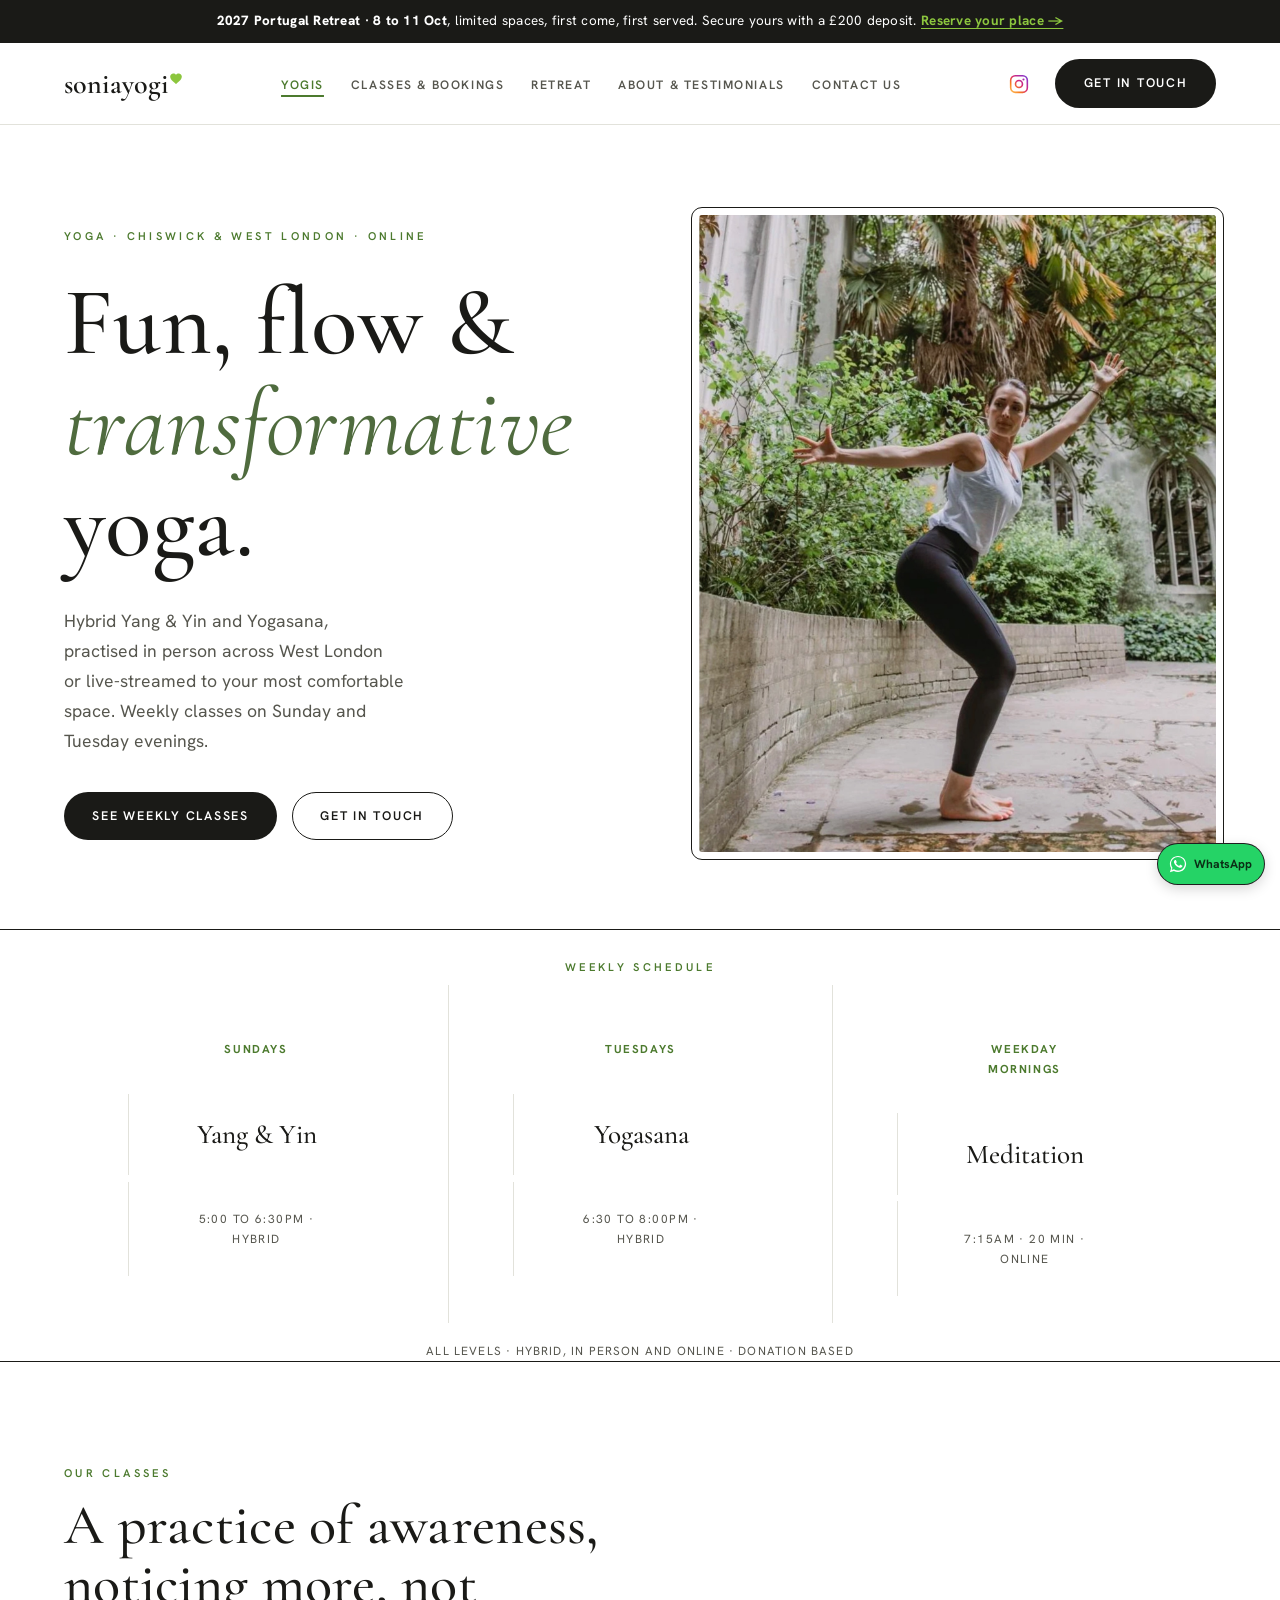
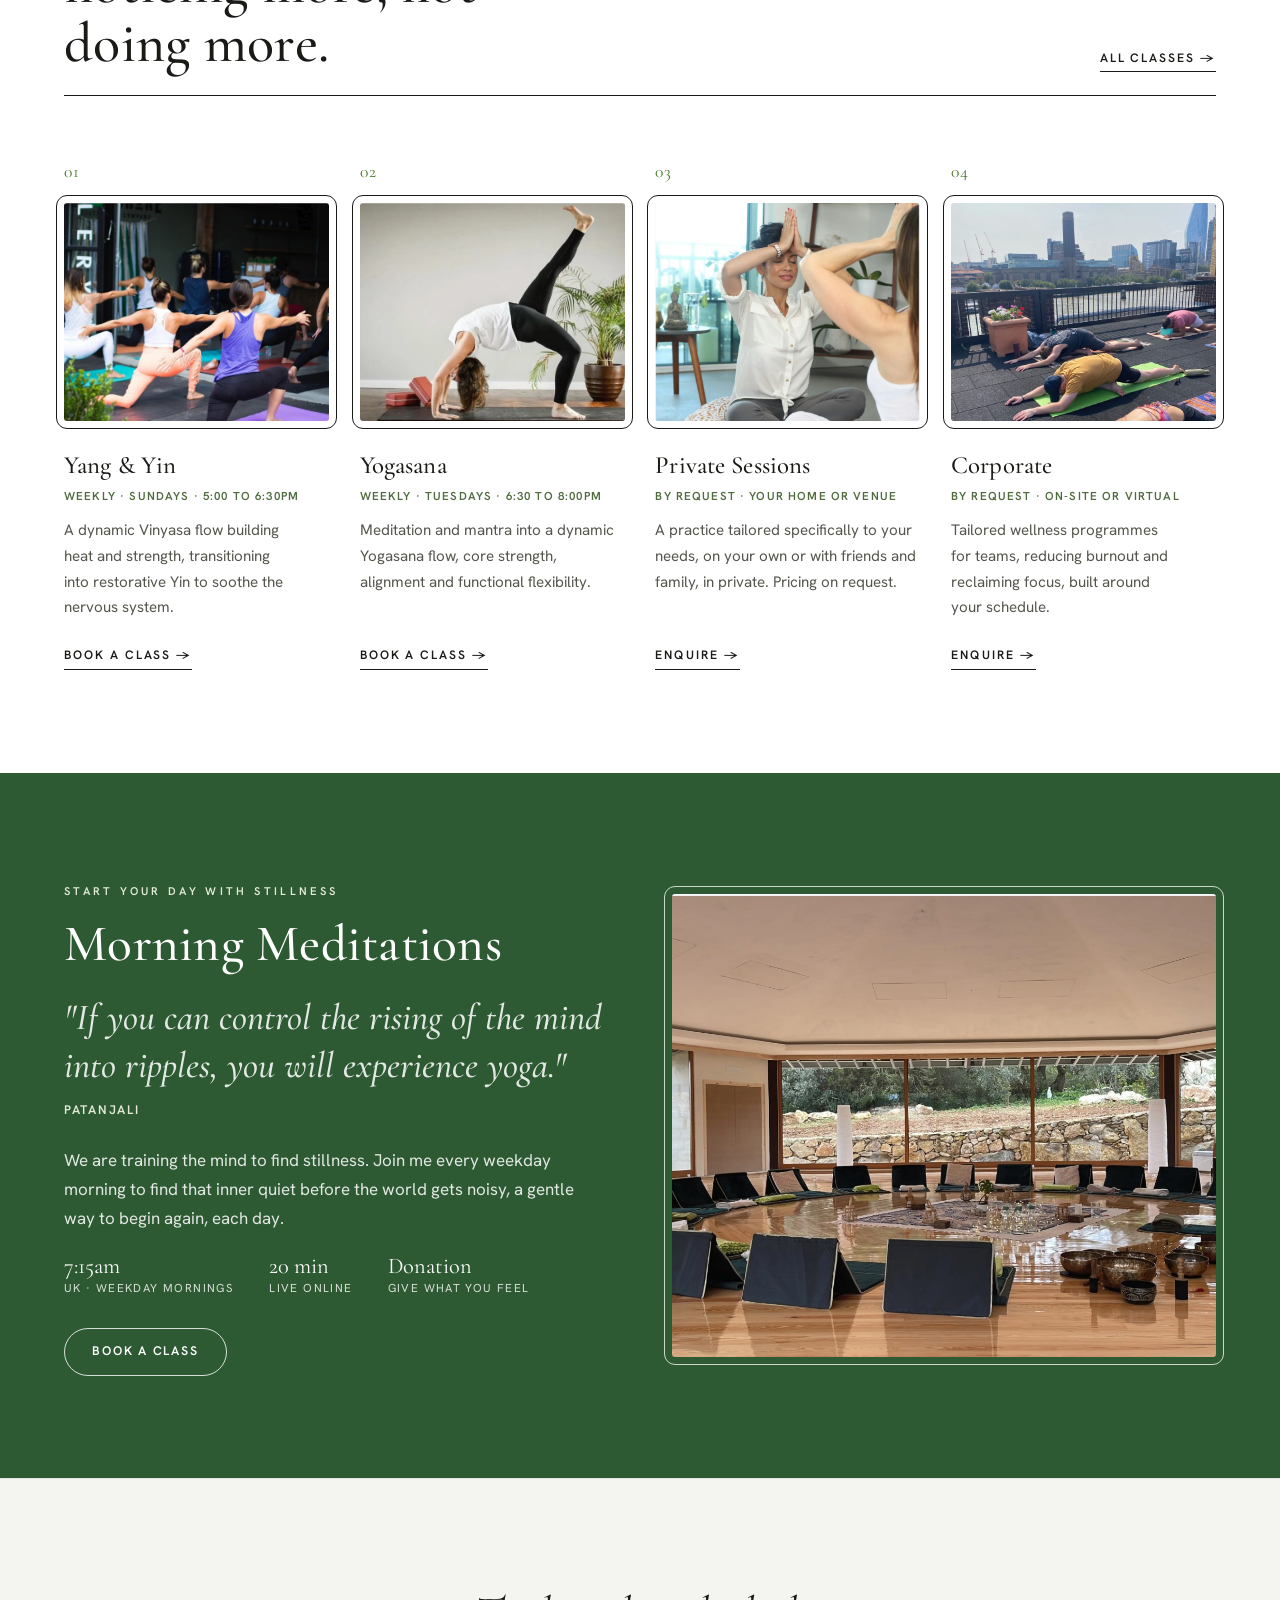
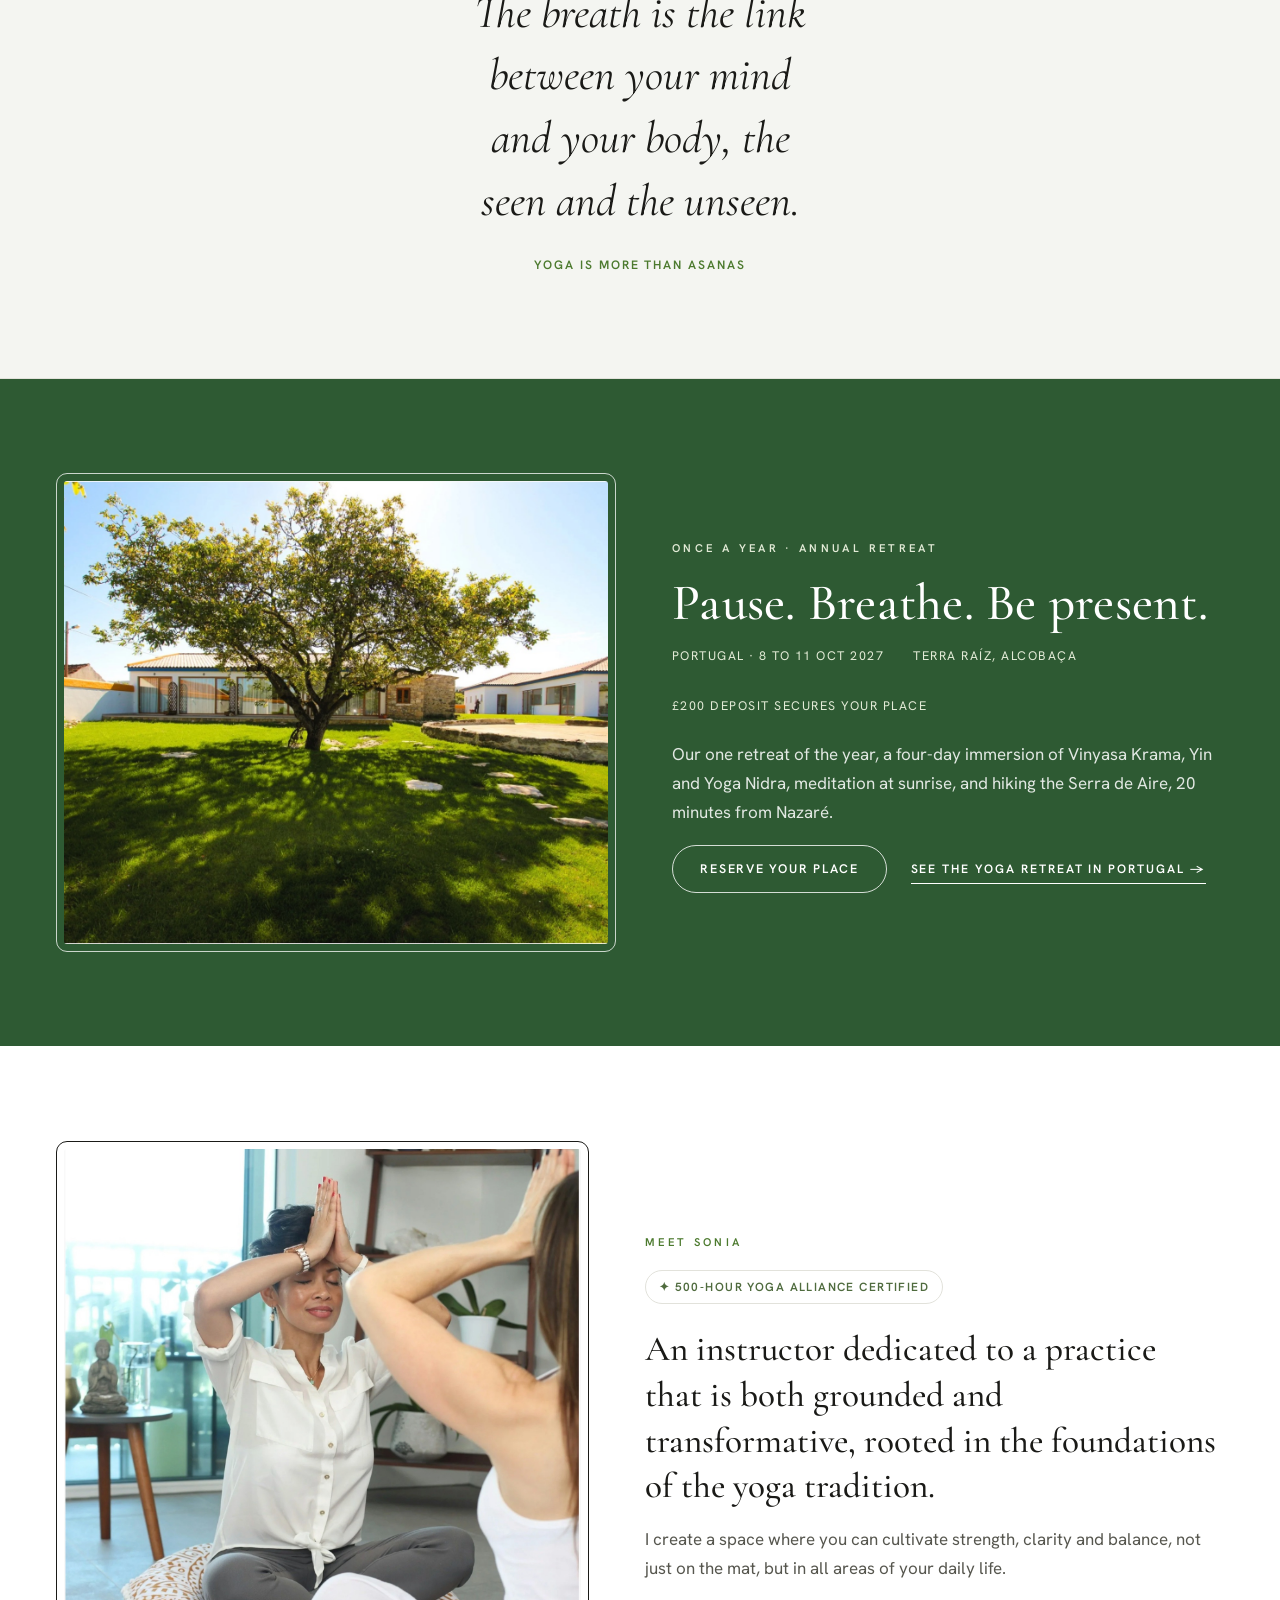
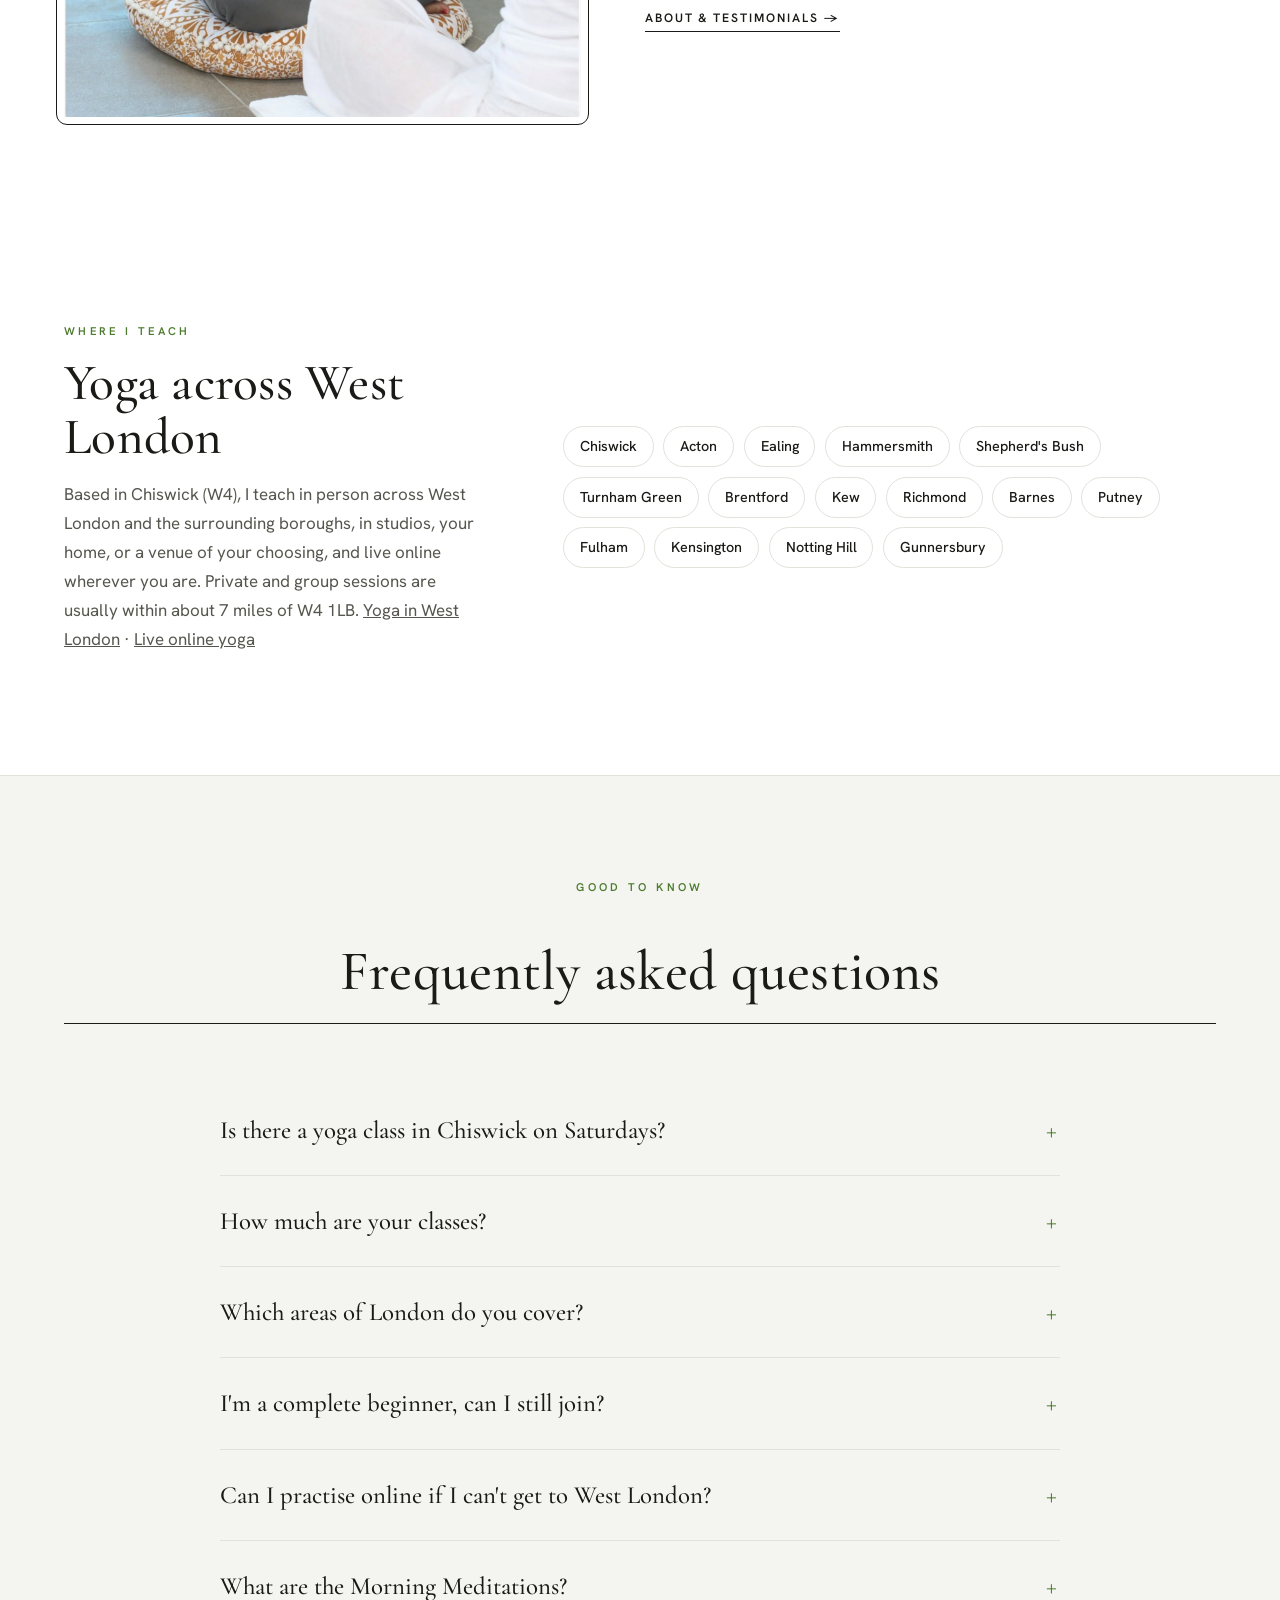
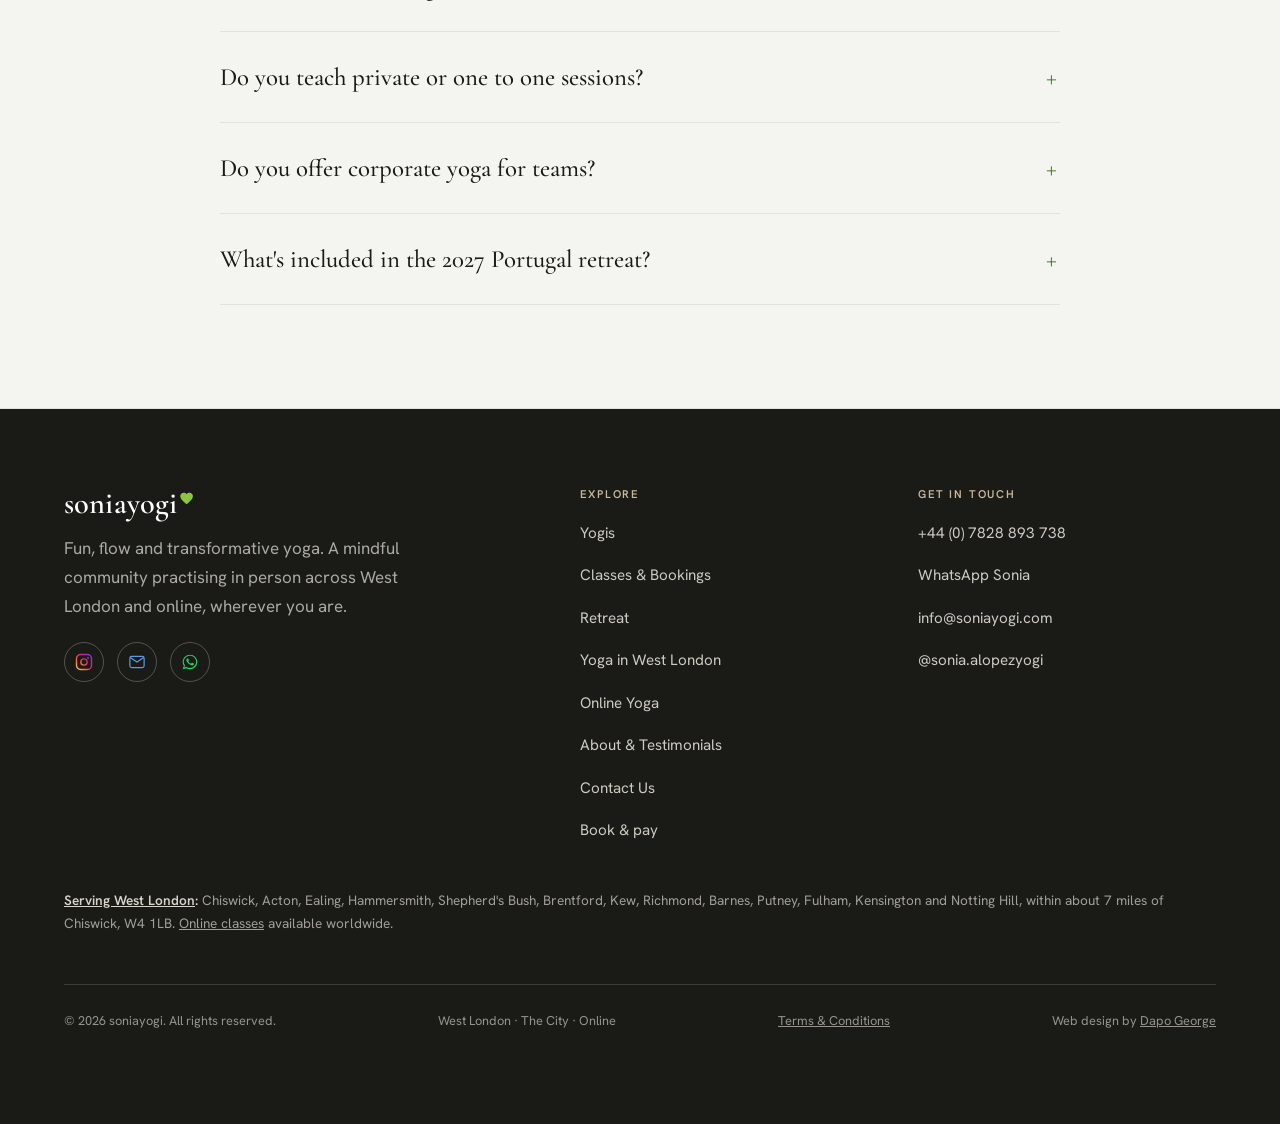
<file: index.html>
<!DOCTYPE html>
<html lang="en">
<head>
<meta charset="UTF-8">
<meta name="viewport" content="width=device-width, initial-scale=1">
<!-- Google tag (gtag.js) -->
<script async src="https://www.googletagmanager.com/gtag/js?id=G-P2XMLJMWQG"></script>
<script>
  window.dataLayer = window.dataLayer || [];
  function gtag(){dataLayer.push(arguments);}
  gtag('js', new Date());
  gtag('config', 'G-P2XMLJMWQG');
</script>

<title>Yoga Chiswick W4 &amp; West London | Classes, Online Yoga &amp; Retreats, soniayogi</title>
<meta name="description" content="Yoga in Chiswick and West London with Sonia, a 500-hour Yoga Alliance teacher. Saturday 9am Vinyasa Flow at Chiswick Town Hall, live online classes, morning meditation, private one to one yoga, corporate wellness and the 2027 Portugal retreat. All levels.">
<meta name="keywords" content="yoga Chiswick, yoga class Chiswick Saturday, Chiswick Town Hall yoga, yoga W4, yoga West London, vinyasa flow Chiswick, yoga near me, online yoga classes, live online yoga UK, morning meditation online, yin yang yoga, private yoga teacher London, one to one yoga at home, corporate yoga London, yoga retreat Portugal 2027, beginner yoga Chiswick, yoga Acton, yoga Ealing, yoga Hammersmith">
<meta name="author" content="Sonia · soniayogi">
<meta name="robots" content="index, follow, max-image-preview:large">
<link rel="canonical" href="https://soniayogi.com/">
<meta name="geo.region" content="GB-LND">
<meta name="geo.placename" content="Chiswick, West London">
<meta name="geo.position" content="51.4912;-0.2554">
<meta name="ICBM" content="51.4912, -0.2554">

<meta property="og:type" content="website">
<meta property="og:site_name" content="soniayogi">
<meta property="og:title" content="Yoga in West London & Online | Classes, Meditation & Retreats, soniayogi">
<meta property="og:description" content="Saturday 9am Vinyasa Flow at Chiswick Town Hall, live online yoga, morning meditation, private sessions and the 2027 Portugal retreat.">
<meta property="og:url" content="https://soniayogi.com/">
<meta property="og:image" content="https://soniayogi.com/images/hero-sonia.jpg">
<meta property="og:locale" content="en_GB">
<meta name="twitter:card" content="summary_large_image">
<meta name="twitter:title" content="Yoga in West London & Online, soniayogi">
<meta name="twitter:description" content="Hybrid yoga, daily morning meditation, corporate wellness, and the 2027 Portugal retreat.">
<meta name="twitter:image" content="https://soniayogi.com/images/hero-sonia.jpg">

<link rel="preconnect" href="https://fonts.googleapis.com">
<link rel="preconnect" href="https://fonts.gstatic.com" crossorigin>
<link rel="stylesheet" href="assets/haven.css?v=9">

<script type="application/ld+json">
{
  "@context": "https://schema.org",
  "@graph": [
    {
      "@type": ["LocalBusiness", "HealthAndBeautyBusiness", "YogaStudio"],
      "@id": "https://soniayogi.com/#business",
      "name": "soniayogi",
      "description": "Fun, flow and transformative yoga. Hybrid Yang & Yin and Yogasana classes, daily morning meditation, corporate wellness, and yoga retreats, in West London and online.",
      "url": "https://soniayogi.com/",
      "email": "info@soniayogi.com",
      "telephone": "+44-7828-893738",
      "image": "images/hero-sonia.jpg",
      "priceRange": "££",
      "currenciesAccepted": "GBP",
      "areaServed": [
        { "@type": "Place", "name": "Chiswick" },
        { "@type": "Place", "name": "Acton" },
        { "@type": "Place", "name": "Ealing" },
        { "@type": "Place", "name": "Hammersmith" },
        { "@type": "Place", "name": "Shepherd's Bush" },
        { "@type": "Place", "name": "Brentford" },
        { "@type": "Place", "name": "Kew" },
        { "@type": "Place", "name": "Richmond" },
        { "@type": "Place", "name": "Barnes" },
        { "@type": "Place", "name": "Putney" },
        { "@type": "Place", "name": "Fulham" },
        { "@type": "Place", "name": "Kensington" },
        { "@type": "Place", "name": "Notting Hill" },
        { "@type": "Place", "name": "West London" },
        { "@type": "Place", "name": "Online / Worldwide" }
      ],
      "address": { "@type": "PostalAddress", "streetAddress": "Chiswick", "addressLocality": "London", "addressRegion": "Greater London", "postalCode": "W4 1LB", "addressCountry": "GB" },
      "geo": { "@type": "GeoCoordinates", "latitude": 51.4912, "longitude": -0.2554 },
      "hasMap": "https://www.google.com/maps/search/?api=1&query=W4+1LB",
      "serviceArea": { "@type": "GeoCircle", "geoMidpoint": { "@type": "GeoCoordinates", "latitude": 51.4912, "longitude": -0.2554 }, "geoRadius": "11000" },
      "openingHoursSpecification": [
        { "@type": "OpeningHoursSpecification", "dayOfWeek": ["Monday","Tuesday","Wednesday","Thursday","Friday"], "opens": "07:15", "closes": "07:35" },
        { "@type": "OpeningHoursSpecification", "dayOfWeek": "Tuesday", "opens": "18:30", "closes": "20:00" },
        { "@type": "OpeningHoursSpecification", "dayOfWeek": "Sunday", "opens": "17:00", "closes": "18:30" }
      ],
      "sameAs": ["https://www.instagram.com/sonia.alopezyogi"],
      "founder": { "@id": "https://soniayogi.com/#sonia" },
      "makesOffer": [
        { "@type": "Offer", "price": "12.50", "priceCurrency": "GBP", "itemOffered": { "@type": "Service", "name": "Saturday Vinyasa Flow & Mindfulness Meditation, Chiswick Town Hall" } },
        { "@type": "Offer", "price": "45", "priceCurrency": "GBP", "itemOffered": { "@type": "Service", "name": "Package of 4 yoga classes" } },
        { "@type": "Offer", "price": "55", "priceCurrency": "GBP", "itemOffered": { "@type": "Service", "name": "Gift package of 5 yoga classes" } },
        { "@type": "Offer", "itemOffered": { "@type": "Service", "name": "Yang & Yin Hybrid Yoga Class" } },
        { "@type": "Offer", "itemOffered": { "@type": "Service", "name": "Yogasana Hybrid Yoga Class" } },
        { "@type": "Offer", "itemOffered": { "@type": "Service", "name": "Morning Meditation" } },
        { "@type": "Offer", "itemOffered": { "@type": "Service", "name": "Private One to One Yoga" } },
        { "@type": "Offer", "itemOffered": { "@type": "Service", "name": "Corporate Yoga & Wellness" } }
      ]
    },
    {
      "@type": "Person",
      "@id": "https://soniayogi.com/#sonia",
      "name": "Sonia",
      "jobTitle": "500-hour Yoga Alliance Certified Yoga Teacher",
      "worksFor": { "@id": "https://soniayogi.com/#business" },
      "knowsAbout": ["Vinyasa", "Vinyasa Krama", "Yin Yoga", "Yogasana", "Yoga Nidra", "Meditation", "Pranayama", "Patanjali Yoga Sutras", "Breathwork"],
      "hasCredential": { "@type": "EducationalOccupationalCredential", "credentialCategory": "500-hour Yoga Alliance certification" },
      "areaServed": "West London, City of London & Online",
      "sameAs": ["https://www.instagram.com/sonia.alopezyogi"]
    },
    {
      "@type": "Event",
      "name": "Pause · Breathe · Be Present, 2027 Portugal Yoga Retreat",
      "description": "A 4-day yoga immersion at Terra Raíz eco-sanctuary, Alcobaça, Portugal: Vinyasa Krama, Yin, Yoga Nidra, meditation, hiking and nourishing meals.",
      "startDate": "2027-10-08",
      "endDate": "2027-10-11",
      "eventAttendanceMode": "https://schema.org/OfflineEventAttendanceMode",
      "eventStatus": "https://schema.org/EventScheduled",
      "image": "images/retreat-patio.jpg",
      "location": { "@type": "Place", "name": "Terra Raíz", "address": { "@type": "PostalAddress", "streetAddress": "Casal da Charneca", "addressLocality": "Alcobaça", "addressRegion": "Leiria", "addressCountry": "PT" } },
      "organizer": { "@id": "https://soniayogi.com/#business" },
      "offers": { "@type": "Offer", "price": "770.00", "priceCurrency": "GBP", "availability": "https://schema.org/InStock", "url": "https://soniayogi.com/retreat", "validFrom": "2026-01-01" }
    }
  ]
}
</script>
<style id="site-fixes">
/* ---------- thin line frame on images ---------- */
.hero-img,.svc .ph,.class-media,.about-img,.stillness-img,.retreat-feature-media,.retreat-detail .media,.rt-hero-img,.rt-media.single img{outline:1px solid var(--ink);outline-offset:7px;box-shadow:none;}
.band-sage .stillness-img,.band-sage .retreat-feature-media,.band-sage .retreat-detail .media,.band-sage .rt-media.single img{outline-color:rgba(255,255,255,.75);}
.svc .ph{margin-bottom:calc(1.4rem + 8px);}

/* instagram brand colours */
.footer-social a:hover .ig-color *{stroke:#fff;}
.footer-social a:hover .ig-color circle:last-child{fill:#fff;}

/* email buttons, blue */
.footer-social a.email-btn{background:transparent;border-color:rgba(250,246,236,.25);color:#5B9BE6;}
.footer-social a.email-btn:hover{background:transparent;border-color:#5B9BE6;color:#8AB8F0;}
.btn-email{background:transparent;border-color:#1A5FB4;color:#1A5FB4;}
.btn-email:hover{background:transparent;border-color:#134A8E;color:#134A8E;transform:translateY(-2px);}
/* email buttons, blue */
.footer-social a.email-btn{background:transparent;border-color:rgba(250,246,236,.25);color:#5B9BE6;}
.footer-social a.email-btn:hover{background:transparent;border-color:#5B9BE6;color:#8AB8F0;}
.btn-email{background:transparent;border-color:#1A5FB4;color:#1A5FB4;}
.btn-email:hover{background:transparent;border-color:#134A8E;color:#134A8E;transform:translateY(-2px);}
/* instagram brand colours */
.footer-social a:hover .ig-color *{stroke:#fff;}
.footer-social a:hover .ig-color circle:last-child{fill:#fff;}
/* ---------- WhatsApp ---------- */
.wa-fab{position:fixed;right:16px;bottom:16px;z-index:90;display:inline-flex;align-items:center;justify-content:center;gap:6px;height:40px;padding:0 12px 0 10px;border-radius:999px;background:#25D366;color:#fff;text-decoration:none;font-family:var(--body);font-weight:700;font-size:12px;box-shadow:0 0 0 1px var(--ink),0 4px 14px rgba(0,0,0,.18);transition:transform .2s ease,background .2s ease;}
.wa-fab svg{width:20px;height:20px;flex-shrink:0;}
.wa-fab .wa-fab-text{color:#0B2E16;}
.wa-fab:hover{background:#1EBE5A;transform:translateY(-2px);}
.wa-fab:focus-visible{outline:3px solid var(--ink);outline-offset:4px;}
@media(max-width:640px){.wa-fab{width:40px;padding:0 !important;}.wa-fab .wa-fab-text{position:absolute;width:1px;height:1px;overflow:hidden;clip:rect(0 0 0 0);white-space:nowrap;}}
@media(prefers-reduced-motion:reduce){.wa-fab{transition:none;}.wa-fab:hover{transform:none;}}
@media print{.wa-fab{display:none;}}
.footer-social a.wa-btn{color:#25D366;}
.footer-social a.wa-btn:hover{background:transparent;border-color:#25D366;color:#4BE083;}
.footer-social a.wa-btn svg{width:20px;height:20px;}
.site-footer{padding-bottom:calc(2.5rem + 52px);}
</style>
</head>
<body>
<a class="skip-link" href="#main">Skip to content</a>

<!-- ANNOUNCEMENT -->
<div class="announce">
  <strong>2027 Portugal Retreat · 8 to 11 Oct</strong>, limited spaces, first come, first served. Secure yours with a £200 deposit. <a href="retreat.html">Reserve your place →</a>
</div>

<!-- HEADER -->
<header class="site-header">
  <nav class="nav" aria-label="Primary">
    <a class="brand" href="index.html">soniayogi<span class="leaf" aria-hidden="true"><svg viewBox="0 0 24 24" fill="currentColor"><path d="M12 21.35l-1.45-1.32C5.4 15.36 2 12.28 2 8.5 2 5.42 4.42 3 7.5 3c1.74 0 3.41.81 4.5 2.09C13.09 3.81 14.76 3 16.5 3 19.58 3 22 5.42 22 8.5c0 3.78-3.4 6.86-8.55 11.54L12 21.35z"/></svg></span></a>
    <ul class="nav-links">
      <li><a href="index.html" class="active" aria-current="page">yogis</a></li>
      <li><a href="classes-bookings.html">classes &amp; bookings</a></li>
      <li><a href="retreat.html">retreat</a></li>
      <li><a href="about-testimonials.html">about &amp; testimonials</a></li>
      <li><a href="contact-us.html">contact us</a></li>
    </ul>
    <div class="nav-cta">
      <a class="ig-link" href="https://www.instagram.com/sonia.alopezyogi" target="_blank" rel="noopener" aria-label="Follow @sonia.alopezyogi on Instagram">
        <svg class="ig-color" viewBox="0 0 24 24" fill="none" aria-hidden="true"><defs><linearGradient id="igg1" x1="0" y1="24" x2="24" y2="0" gradientUnits="userSpaceOnUse"><stop offset="0" stop-color="#FEDA75"/><stop offset=".3" stop-color="#FA7E1E"/><stop offset=".55" stop-color="#D62976"/><stop offset=".8" stop-color="#962FBF"/><stop offset="1" stop-color="#4F5BD5"/></linearGradient></defs><rect x="2" y="2" width="20" height="20" rx="5.5" stroke="url(#igg1)" stroke-width="1.9"/><circle cx="12" cy="12" r="4.2" stroke="url(#igg1)" stroke-width="1.9"/><circle cx="17.4" cy="6.6" r="1.3" fill="url(#igg1)"/></svg>
      </a>
      <a class="btn btn-solid" href="contact-us.html">Get in touch</a>
      <button class="nav-toggle" aria-label="Toggle menu"><span></span><span></span><span></span></button>
    </div>
  </nav>
</header>
<main id="main">

<!-- HERO -->
<div class="wrap">
  <div class="hero" data-screen-label="Home Hero">
    <div>
      <span class="label">Yoga · Chiswick &amp; West London · Online</span>
      <h1>Fun, flow &amp;<br><em>transformative</em><br>yoga.</h1>
      <p>Hybrid Yang &amp; Yin and Yogasana, practised in person across West London or live-streamed to your most comfortable space. Weekly classes on Sunday and Tuesday evenings.</p>
      <div class="hero-actions">
        <a href="classes-bookings.html" class="btn btn-solid">See weekly classes</a>
        <a href="contact-us.html" class="btn btn-ghost">Get in touch</a>
      </div>
    </div>
    <div class="hero-img">
      <img fetchpriority="high" decoding="async" src="images/hero-sonia.jpg" alt="Sonia practising yoga outdoors">
    </div>
  </div>
</div>

<!-- WEEKLY SCHEDULE -->
<div class="strip" data-screen-label="Weekly schedule">
  <div class="wrap">
    <p class="strip-cap"><span class="label">Weekly schedule</span></p>
    <div class="strip-grid strip-schedule">
      <div><div class="day">Sundays</div><div class="k">Yang &amp; Yin</div><div class="v">5:00 to 6:30pm · hybrid</div></div>
      <div><div class="day">Tuesdays</div><div class="k">Yogasana</div><div class="v">6:30 to 8:00pm · hybrid</div></div>
      <div><div class="day">Weekday mornings</div><div class="k">Meditation</div><div class="v">7:15am · 20 min · online</div></div>
    </div>
    <p class="strip-foot">All levels · hybrid, in person and online · donation based</p>
  </div>
</div>

<!-- SERVICES -->
<section class="section" id="services"><div class="wrap">
  <div class="sec-head reveal">
    <div>
      <span class="label">Our classes</span>
      <h2>A practice of awareness, noticing more, not doing more.</h2>
    </div>
    <a href="classes-bookings.html" class="link" style="color:var(--ink);">All classes →</a>
  </div>
  <div class="svc">
    <article class="reveal">
      <span class="num">01</span>
      <div class="ph"><img loading="lazy" decoding="async" src="images/yang-yin.jpg" alt="Yang and Yin"></div>
      <h3>Yang &amp; Yin</h3>
      <div class="when">Weekly · Sundays · 5:00 to 6:30pm</div>
      <p>A dynamic Vinyasa flow building heat and strength, transitioning into restorative Yin to soothe the nervous system.</p>
      <a href="classes-bookings.html#yang-yin" class="link" aria-label="Book a Yang and Yin class">Book a class →</a>
    </article>
    <article class="reveal">
      <span class="num">02</span>
      <div class="ph"><img loading="lazy" decoding="async" src="images/yogasana.jpg" alt="Yogasana"></div>
      <h3>Yogasana</h3>
      <div class="when">Weekly · Tuesdays · 6:30 to 8:00pm</div>
      <p>Meditation and mantra into a dynamic Yogasana flow, core strength, alignment and functional flexibility.</p>
      <a href="classes-bookings.html#yogasana" class="link" aria-label="Book a Yogasana class">Book a class →</a>
    </article>
    <article class="reveal">
      <span class="num">03</span>
      <div class="ph"><img loading="lazy" decoding="async" src="images/meditation-sonia.jpg" alt="Private one to one yoga"></div>
      <h3>Private Sessions</h3>
      <div class="when">By request · your home or venue</div>
      <p>A practice tailored specifically to your needs, on your own or with friends and family, in private. Pricing on request.</p>
      <a href="classes-bookings.html#private" class="link" aria-label="Enquire about private sessions">Enquire →</a>
    </article>
    <article class="reveal">
      <span class="num">04</span>
      <div class="ph"><img loading="lazy" decoding="async" src="images/corporate.jpg" alt="Corporate yoga"></div>
      <h3>Corporate</h3>
      <div class="when">By request · on-site or virtual</div>
      <p>Tailored wellness programmes for teams, reducing burnout and reclaiming focus, built around your schedule.</p>
      <a href="classes-bookings.html#corporate" class="link" aria-label="Enquire about corporate yoga">Enquire →</a>
    </article>
  </div>
</div></section>

<!-- MORNING MEDITATION BAND -->
<section class="section band-sage" id="meditation" data-screen-label="Morning Meditation"><div class="wrap">
  <div class="stillness">
    <div class="stillness-body reveal">
      <span class="label">Start your day with stillness</span>
      <h2 style="font-size:clamp(2rem,4.5vw,3.2rem);margin:.9rem 0 1.4rem;">Morning Meditations</h2>
      <p class="quote-lg">"If you can control the rising of the mind into ripples, you will experience yoga."</p>
      <div class="quote-attr">Patanjali</div>
      <p>We are training the mind to find stillness. Join me every weekday morning to find that inner quiet before the world gets noisy, a gentle way to begin again, each day.</p>
      <div class="stillness-meta">
        <div><div class="k">7:15am</div><div class="v">UK · weekday mornings</div></div>
        <div><div class="k">20 min</div><div class="v">Live online</div></div>
        <div><div class="k">Donation</div><div class="v">Give what you feel</div></div>
      </div>
      <a href="pay.html?for=meditation" class="btn btn-light">Book a class</a>
    </div>
    <div class="stillness-img reveal">
      <img loading="lazy" decoding="async" src="images/meditation-hall.jpg" alt="A calm space for morning meditation">
    </div>
  </div>
</div></section>

<!-- BREATH PULL QUOTE -->
<section class="section band-panel"><div class="wrap">
  <div class="pullquote reveal">
    <blockquote>The breath is the link between your mind and your body, the seen and the unseen.</blockquote>
    <span class="by">Yoga is more than asanas</span>
  </div>
</div></section>

<!-- RETREAT -->
<section class="section band-sage" id="retreat" data-screen-label="Retreat"><div class="wrap">
  <div class="retreat-feature">
    <div class="retreat-feature-media reveal"><img loading="lazy" decoding="async" src="images/retreat.jpg" alt="The countryside around Terra Raíz, Alcobaça"></div>
    <div class="retreat-feature-body reveal">
      <span class="label">Once a year · annual retreat</span>
      <h2>Pause. Breathe. Be present.</h2>
      <div class="meta"><span>Portugal · 8 to 11 Oct 2027</span><span>Terra Raíz, Alcobaça</span><span>£200 deposit secures your place</span></div>
      <p>Our one retreat of the year, a four-day immersion of Vinyasa Krama, Yin and Yoga Nidra, meditation at sunrise, and hiking the Serra de Aire, 20 minutes from Nazaré.</p>
      <a href="retreat.html" class="btn btn-light">Reserve your place</a>
      <a href="retreat.html" class="link" style="color:var(--bg);margin-left:1.2rem;">See the yoga retreat in Portugal →</a>
    </div>
  </div>
</div></section>

<!-- ABOUT TEASER -->
<section class="section" id="about"><div class="wrap">
  <div class="about">
    <div class="about-img reveal"><img loading="lazy" decoding="async" src="images/meditation-sonia.jpg" alt="Sonia"></div>
    <div class="about-body reveal">
      <span class="label" style="display:block;margin-bottom:1.1rem;">Meet Sonia</span>
      <span class="credential">✦ 500-hour Yoga Alliance certified</span>
      <p class="lead">An instructor dedicated to a practice that is both grounded and transformative, rooted in the foundations of the yoga tradition.</p>
      <p>I create a space where you can cultivate strength, clarity and balance, not just on the mat, but in all areas of your daily life.</p>
      <a href="about-testimonials.html" class="link" style="color:var(--ink);">About &amp; testimonials →</a>
    </div>
  </div>
</div></section>

<!-- WHERE I TEACH (LOCAL) -->
<section class="section" id="areas" data-screen-label="Where I teach"><div class="wrap">
  <div class="areas">
    <div class="areas-body reveal">
      <span class="label">Where I teach</span>
      <h2>Yoga across West London</h2>
      <p>Based in Chiswick (W4), I teach in person across West London and the surrounding boroughs, in studios, your home, or a venue of your choosing, and live online wherever you are. Private and group sessions are usually within about 7 miles of W4 1LB. <a href="yoga-west-london.html">Yoga in West London</a> · <a href="online-yoga.html">Live online yoga</a></p>
    </div>
    <ul class="area-tags reveal" aria-label="West London areas served">
      <li>Chiswick</li>
      <li>Acton</li>
      <li>Ealing</li>
      <li>Hammersmith</li>
      <li>Shepherd's Bush</li>
      <li>Turnham Green</li>
      <li>Brentford</li>
      <li>Kew</li>
      <li>Richmond</li>
      <li>Barnes</li>
      <li>Putney</li>
      <li>Fulham</li>
      <li>Kensington</li>
      <li>Notting Hill</li>
      <li>Gunnersbury</li>
    </ul>
  </div>
</div></section>

<!-- FAQ -->
<section class="section band-panel" id="faq" data-screen-label="FAQ"><div class="wrap">
  <div class="sec-head center reveal">
    <span class="label">Good to know</span>
    <h2>Frequently asked questions</h2>
  </div>
  <div class="faq-list">
    <details class="faq reveal"><summary>Is there a yoga class in Chiswick on Saturdays?</summary><div class="faq-answer"><p>Yes. Every Saturday at 9:00am I teach a 75 minute Vinyasa Flow and Mindfulness Meditation class at Chiswick Town Hall, Heathfield Terrace, W4 4JN. All levels are welcome. Drop in for £12.50, paid in person on the day. <a href="pay.html?for=saturday">Reserve your place →</a></p></div></details>
    <details class="faq reveal"><summary>How much are your classes?</summary><div class="faq-answer"><p>Drop-in classes are donation based, so you give what you feel. You can also buy a package of 4 classes for £45, or a gift package of 5 classes for £55. The Saturday class at Chiswick Town Hall is £12.50, paid in person. <a href="pay.html">Book and pay →</a></p></div></details>
    <details class="faq reveal"><summary>Which areas of London do you cover?</summary><div class="faq-answer"><p>I'm based in Chiswick, W4, and teach in person across West London, including Acton, Ealing, Hammersmith, Shepherd's Bush, Brentford, Kew, Richmond, Barnes, Putney, Fulham, Kensington and Notting Hill, typically within around 7 miles of W4 1LB. If you're a little further out, just ask. Online classes are open to everyone, anywhere.</p></div></details>
    <details class="faq reveal"><summary>I'm a complete beginner, can I still join?</summary><div class="faq-answer"><p>Absolutely. Every class is suitable for all levels and you don't need to be flexible to start, yoga is what builds flexibility. You'll get clear, kind guidance whether you join in person or online.</p></div></details>
    <details class="faq reveal"><summary>Can I practise online if I can't get to West London?</summary><div class="faq-answer"><p>Yes. Every class runs on a hybrid model, join in person across West London and the City, or via high-quality live stream from your most comfortable spot at home, anywhere in the world.</p></div></details>
    <details class="faq reveal"><summary>What are the Morning Meditations?</summary><div class="faq-answer"><p>A short, live 20-minute meditation every weekday morning at 7:15am UK, training the mind to find stillness before the day begins. Donation-based: give what you feel, whenever you feel. <a href="contact-us.html">Get in touch to join →</a></p></div></details>
    <details class="faq reveal"><summary>Do you teach private or one to one sessions?</summary><div class="faq-answer"><p>Yes. Private yoga sessions are available upon request, one to one or for small groups of friends and family, in person at your home or a venue of your choosing. Whether you are a beginner seeking foundational guidance, working through a specific injury, or deepening an established practice, sessions are tailored to your goals. Reach out via the contact form to discuss your availability and we will create a customised programme. <a href="classes-bookings.html#private">See private sessions →</a></p></div></details>
    <details class="faq reveal"><summary>Do you offer corporate yoga for teams?</summary><div class="faq-answer"><p>I do. Bespoke corporate wellness programmes are tailored to your team's size, schedule and goals, on-site, virtual or hybrid. Start with a complimentary 15-minute discovery call. <a href="classes-bookings.html#corporate">See corporate yoga →</a></p></div></details>
    <details class="faq reveal"><summary>What's included in the 2027 Portugal retreat?</summary><div class="faq-answer"><p>Accommodation and towels, two organic meals a day (breakfast and dinner), fruit, nuts and drinks, all yoga sessions with mats and props, a group day trip, and daily practice, meditation, dynamic Yogasana, Vinyasa Krama, Yin and Yoga Nidra, plus free time to hike and hike the Serra de Aire or visit Nazaré and Batalha. Flights and airport transfers are not included, though transfers can be arranged on request for an extra fee. Spaces are limited, secure yours with a non-refundable £200 deposit, with the balance payable in instalments and due 60 days before the retreat. <a href="retreat.html">Retreat details →</a></p></div></details>
  </div>
</div></section>

<!-- FOOTER -->
</main>
<footer class="site-footer">
  <div class="footer-grid">
    <div class="footer-brand">
      <a class="brand" href="index.html">soniayogi<span class="leaf" aria-hidden="true"><svg viewBox="0 0 24 24" fill="currentColor"><path d="M12 21.35l-1.45-1.32C5.4 15.36 2 12.28 2 8.5 2 5.42 4.42 3 7.5 3c1.74 0 3.41.81 4.5 2.09C13.09 3.81 14.76 3 16.5 3 19.58 3 22 5.42 22 8.5c0 3.78-3.4 6.86-8.55 11.54L12 21.35z"/></svg></span></a>
      <p>Fun, flow and transformative yoga. A mindful community practising in person across West London and online, wherever you are.</p>
      <div class="footer-social">
        <a href="https://www.instagram.com/sonia.alopezyogi" target="_blank" rel="noopener" aria-label="Instagram @sonia.alopezyogi">
          <svg class="ig-color" viewBox="0 0 24 24" fill="none" aria-hidden="true"><defs><linearGradient id="igg2" x1="0" y1="24" x2="24" y2="0" gradientUnits="userSpaceOnUse"><stop offset="0" stop-color="#FEDA75"/><stop offset=".3" stop-color="#FA7E1E"/><stop offset=".55" stop-color="#D62976"/><stop offset=".8" stop-color="#962FBF"/><stop offset="1" stop-color="#4F5BD5"/></linearGradient></defs><rect x="2" y="2" width="20" height="20" rx="5.5" stroke="url(#igg2)" stroke-width="1.9"/><circle cx="12" cy="12" r="4.2" stroke="url(#igg2)" stroke-width="1.9"/><circle cx="17.4" cy="6.6" r="1.3" fill="url(#igg2)"/></svg>
        </a>
        <a class="email-btn" href="mailto:info@soniayogi.com" aria-label="Email info@soniayogi.com">
          <svg viewBox="0 0 24 24" fill="none" aria-hidden="true"><rect x="2.5" y="4.5" width="19" height="15" rx="2.5" stroke="currentColor" stroke-width="1.6"/><path d="M3 6l9 6 9-6" stroke="currentColor" stroke-width="1.6" fill="none"/></svg>
        </a>
        <a class="wa-btn" href="https://wa.me/447828893738?text=Hi%20Sonia%2C%20I%20found%20you%20on%20soniayogi.com%20and%20would%20like%20to%20ask%20about" target="_blank" rel="noopener" aria-label="WhatsApp +44 7828 893 738"><svg width="18" height="18" style="width:18px;height:18px;" viewBox="0 0 32 32" aria-hidden="true"><path fill="currentColor" d="M16 3C8.8 3 3 8.7 3 15.8c0 2.5.7 4.9 2.1 7L3 29l6.4-2c2 1.1 4.3 1.7 6.6 1.7 7.2 0 13-5.7 13-12.8S23.2 3 16 3zm0 23.4c-2.1 0-4.1-.6-5.9-1.7l-.4-.3-3.8 1.2 1.2-3.7-.3-.4c-1.2-1.8-1.9-3.9-1.9-6 0-6 4.9-10.7 11-10.7s11 4.8 11 10.7-4.9 10.9-10.9 10.9zm6-8c-.3-.2-1.9-1-2.2-1.1-.3-.1-.5-.2-.7.2-.2.3-.8 1-1 1.2-.2.2-.4.2-.7.1-.3-.2-1.4-.5-2.6-1.6-1-.9-1.6-1.9-1.8-2.2-.2-.3 0-.5.1-.7l.5-.6c.2-.2.2-.3.3-.6.1-.2 0-.4 0-.6-.1-.2-.7-1.7-1-2.3-.3-.6-.5-.5-.7-.5h-.6c-.2 0-.6.1-.9.4-.3.3-1.2 1.1-1.2 2.7s1.2 3.1 1.4 3.4c.2.2 2.3 3.5 5.6 4.9.8.3 1.4.5 1.9.7.8.2 1.5.2 2.1.1.6-.1 1.9-.8 2.2-1.5.3-.7.3-1.4.2-1.5-.1-.2-.3-.3-.6-.4z"/></svg></a>
      </div>
    </div>
    <div class="footer-col">
      <h4>Explore</h4>
      <ul>
        <li><a href="index.html">Yogis</a></li>
        <li><a href="classes-bookings.html">Classes &amp; Bookings</a></li>
        <li><a href="retreat.html">Retreat</a></li>
        <li><a href="yoga-west-london.html">Yoga in West London</a></li>
        <li><a href="online-yoga.html">Online Yoga</a></li>
        <li><a href="about-testimonials.html">About &amp; Testimonials</a></li>
        <li><a href="contact-us.html">Contact Us</a></li>
        <li><a href="pay.html">Book &amp; pay</a></li>
      </ul>
    </div>
    <div class="footer-col">
      <h4>Get in touch</h4>
      <ul>
        <li><a href="tel:+447828893738">+44 (0) 7828 893 738</a></li>
        <li><a href="https://wa.me/447828893738?text=Hi%20Sonia%2C%20I%20found%20you%20on%20soniayogi.com%20and%20would%20like%20to%20ask%20about" target="_blank" rel="noopener">WhatsApp Sonia</a></li>
        <li><a href="mailto:info@soniayogi.com">info@soniayogi.com</a></li>
        <li><a href="https://www.instagram.com/sonia.alopezyogi" target="_blank" rel="noopener">@sonia.alopezyogi</a></li>
      </ul>
    </div>
  </div>
  <div class="footer-areas">
    <strong><a href="yoga-west-london.html">Serving West London</a>:</strong> Chiswick, Acton, Ealing, Hammersmith, Shepherd's Bush, Brentford, Kew, Richmond, Barnes, Putney, Fulham, Kensington and Notting Hill, within about 7 miles of Chiswick, W4 1LB. <a href="online-yoga.html">Online classes</a> available worldwide.
  </div>
  <div class="footer-bottom">
    <span>© 2026 soniayogi. All rights reserved.</span>
    <span>West London · The City · Online</span>
    <span><a href="terms.html">Terms &amp; Conditions</a></span>
    <span>Web design by <a href="https://dapogeorge.com" target="_blank" rel="noopener">Dapo George</a></span>
  </div>
</footer>

<a class="wa-fab" style="position:fixed;right:16px;bottom:16px;z-index:90;display:inline-flex;align-items:center;justify-content:center;gap:6px;height:40px;padding:0 12px 0 10px;border-radius:999px;background:#25D366;text-decoration:none;font:700 12px/1 'Hanken Grotesk',sans-serif;box-shadow:0 0 0 1px #1E1E1E,0 4px 14px rgba(0,0,0,.18);" href="https://wa.me/447828893738?text=Hi%20Sonia%2C%20I%20found%20you%20on%20soniayogi.com%20and%20would%20like%20to%20ask%20about" target="_blank" rel="noopener" aria-label="Chat with Sonia on WhatsApp, +44 7828 893 738"><svg width="20" height="20" style="width:20px;height:20px;flex-shrink:0;color:#fff;" viewBox="0 0 32 32" aria-hidden="true"><path fill="currentColor" d="M16 3C8.8 3 3 8.7 3 15.8c0 2.5.7 4.9 2.1 7L3 29l6.4-2c2 1.1 4.3 1.7 6.6 1.7 7.2 0 13-5.7 13-12.8S23.2 3 16 3zm0 23.4c-2.1 0-4.1-.6-5.9-1.7l-.4-.3-3.8 1.2 1.2-3.7-.3-.4c-1.2-1.8-1.9-3.9-1.9-6 0-6 4.9-10.7 11-10.7s11 4.8 11 10.7-4.9 10.9-10.9 10.9zm6-8c-.3-.2-1.9-1-2.2-1.1-.3-.1-.5-.2-.7.2-.2.3-.8 1-1 1.2-.2.2-.4.2-.7.1-.3-.2-1.4-.5-2.6-1.6-1-.9-1.6-1.9-1.8-2.2-.2-.3 0-.5.1-.7l.5-.6c.2-.2.2-.3.3-.6.1-.2 0-.4 0-.6-.1-.2-.7-1.7-1-2.3-.3-.6-.5-.5-.7-.5h-.6c-.2 0-.6.1-.9.4-.3.3-1.2 1.1-1.2 2.7s1.2 3.1 1.4 3.4c.2.2 2.3 3.5 5.6 4.9.8.3 1.4.5 1.9.7.8.2 1.5.2 2.1.1.6-.1 1.9-.8 2.2-1.5.3-.7.3-1.4.2-1.5-.1-.2-.3-.3-.6-.4z"/></svg><span class="wa-fab-text" style="color:#0B2E16;">WhatsApp</span></a>
<script src="assets/site.js"></script>
<script type="application/ld+json">
{
  "@context": "https://schema.org",
  "@type": "FAQPage",
  "mainEntity": [
    { "@type": "Question", "name": "Is there a yoga class in Chiswick on Saturdays?", "acceptedAnswer": { "@type": "Answer", "text": "Yes. Every Saturday at 9:00am Sonia teaches a 75 minute Vinyasa Flow and Mindfulness Meditation class at Chiswick Town Hall, Heathfield Terrace, London W4 4JN. It is open to all levels, from complete beginners to experienced yogis. Drop in for £12.50, paid in person on the day, and reserve your place online." } },
    { "@type": "Question", "name": "How much are your classes?", "acceptedAnswer": { "@type": "Answer", "text": "Drop-in classes are donation based, so you give what you feel. Packages are also available: 4 classes for £45, or a gift package of 5 classes for £55. The Saturday Vinyasa Flow class at Chiswick Town Hall is £12.50, paid in person." } },
    { "@type": "Question", "name": "Which areas of London do you cover?", "acceptedAnswer": { "@type": "Answer", "text": "Based in Chiswick, W4, I teach in person across West London including Acton, Ealing, Hammersmith, Shepherd's Bush, Brentford, Kew, Richmond, Barnes, Putney, Fulham, Kensington and Notting Hill, typically within around 7 miles of W4 1LB. Online classes are open to everyone, anywhere." } },
    { "@type": "Question", "name": "I'm a complete beginner, can I still join?", "acceptedAnswer": { "@type": "Answer", "text": "Absolutely. Every class is suitable for all levels and you don't need to be flexible to start, yoga is what builds flexibility. You'll get clear, kind guidance whether you join in person or online." } },
    { "@type": "Question", "name": "Can I practise online if I can't get to West London?", "acceptedAnswer": { "@type": "Answer", "text": "Yes. Every class runs on a hybrid model, join in person across West London and the City, or via high-quality live stream from home, anywhere in the world." } },
    { "@type": "Question", "name": "What are the Morning Meditations?", "acceptedAnswer": { "@type": "Answer", "text": "A short, live 20-minute meditation every weekday morning at 7:15am UK, training the mind to find stillness before the day begins. Donation-based: give what you feel." } },
    { "@type": "Question", "name": "Do you teach corporate or private sessions?", "acceptedAnswer": { "@type": "Answer", "text": "Yes. Bespoke corporate wellness programmes are tailored to your team's size, schedule and goals, on-site, virtual or hybrid. Start with a complimentary 15-minute discovery call." } },
    { "@type": "Question", "name": "What's included in the 2027 Portugal retreat?", "acceptedAnswer": { "@type": "Answer", "text": "Accommodation and towels, two organic meals a day (breakfast and dinner), fruit, nuts and drinks, all yoga sessions with mats and props, a group day trip, and daily practice, meditation, dynamic Yogasana, Vinyasa Krama, Yin and Yoga Nidra, plus free time to hike and hike the Serra de Aire or visit Nazaré and Batalha. Flights and airport transfers are not included, though transfers can be arranged on request for an extra fee. Spaces are limited, secure yours with a non-refundable £200 deposit, with the balance payable in instalments and due 60 days before the retreat." } }
  ]
}
</script>
</body>
</html>
</file>
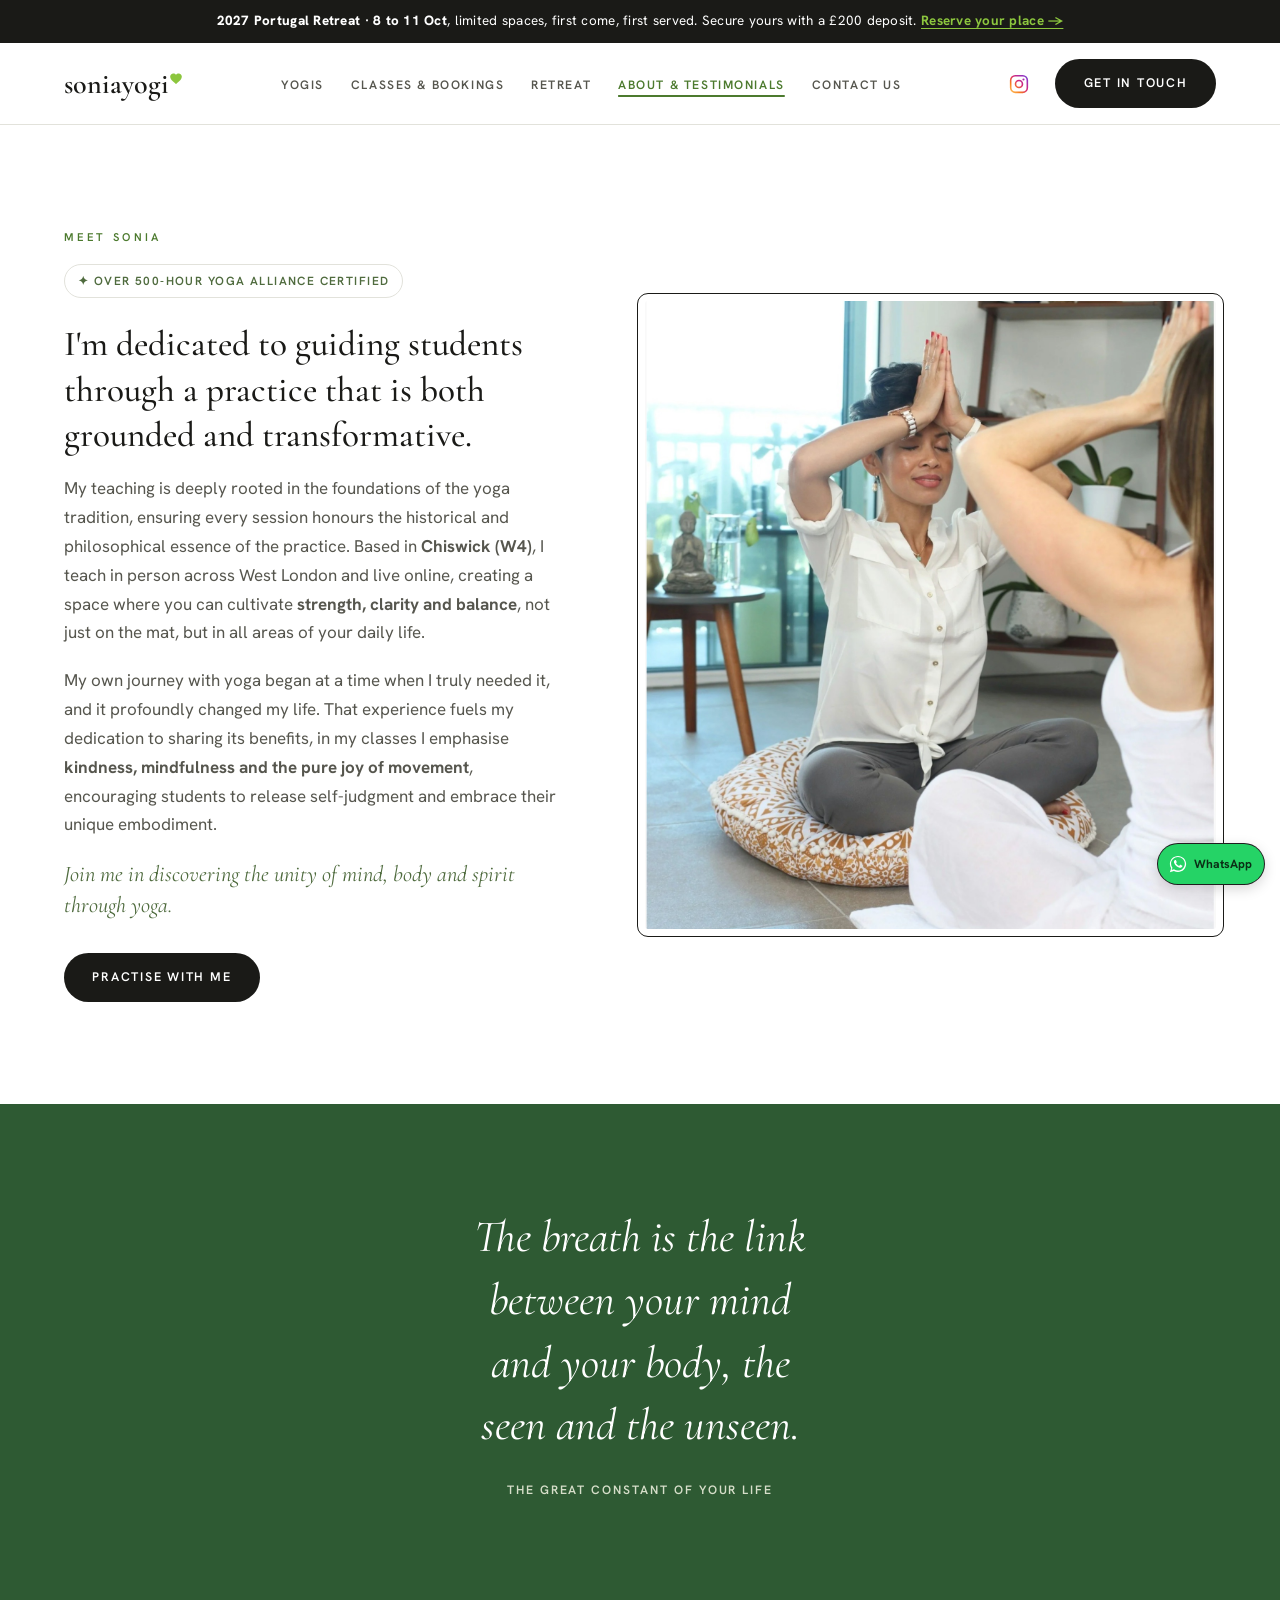
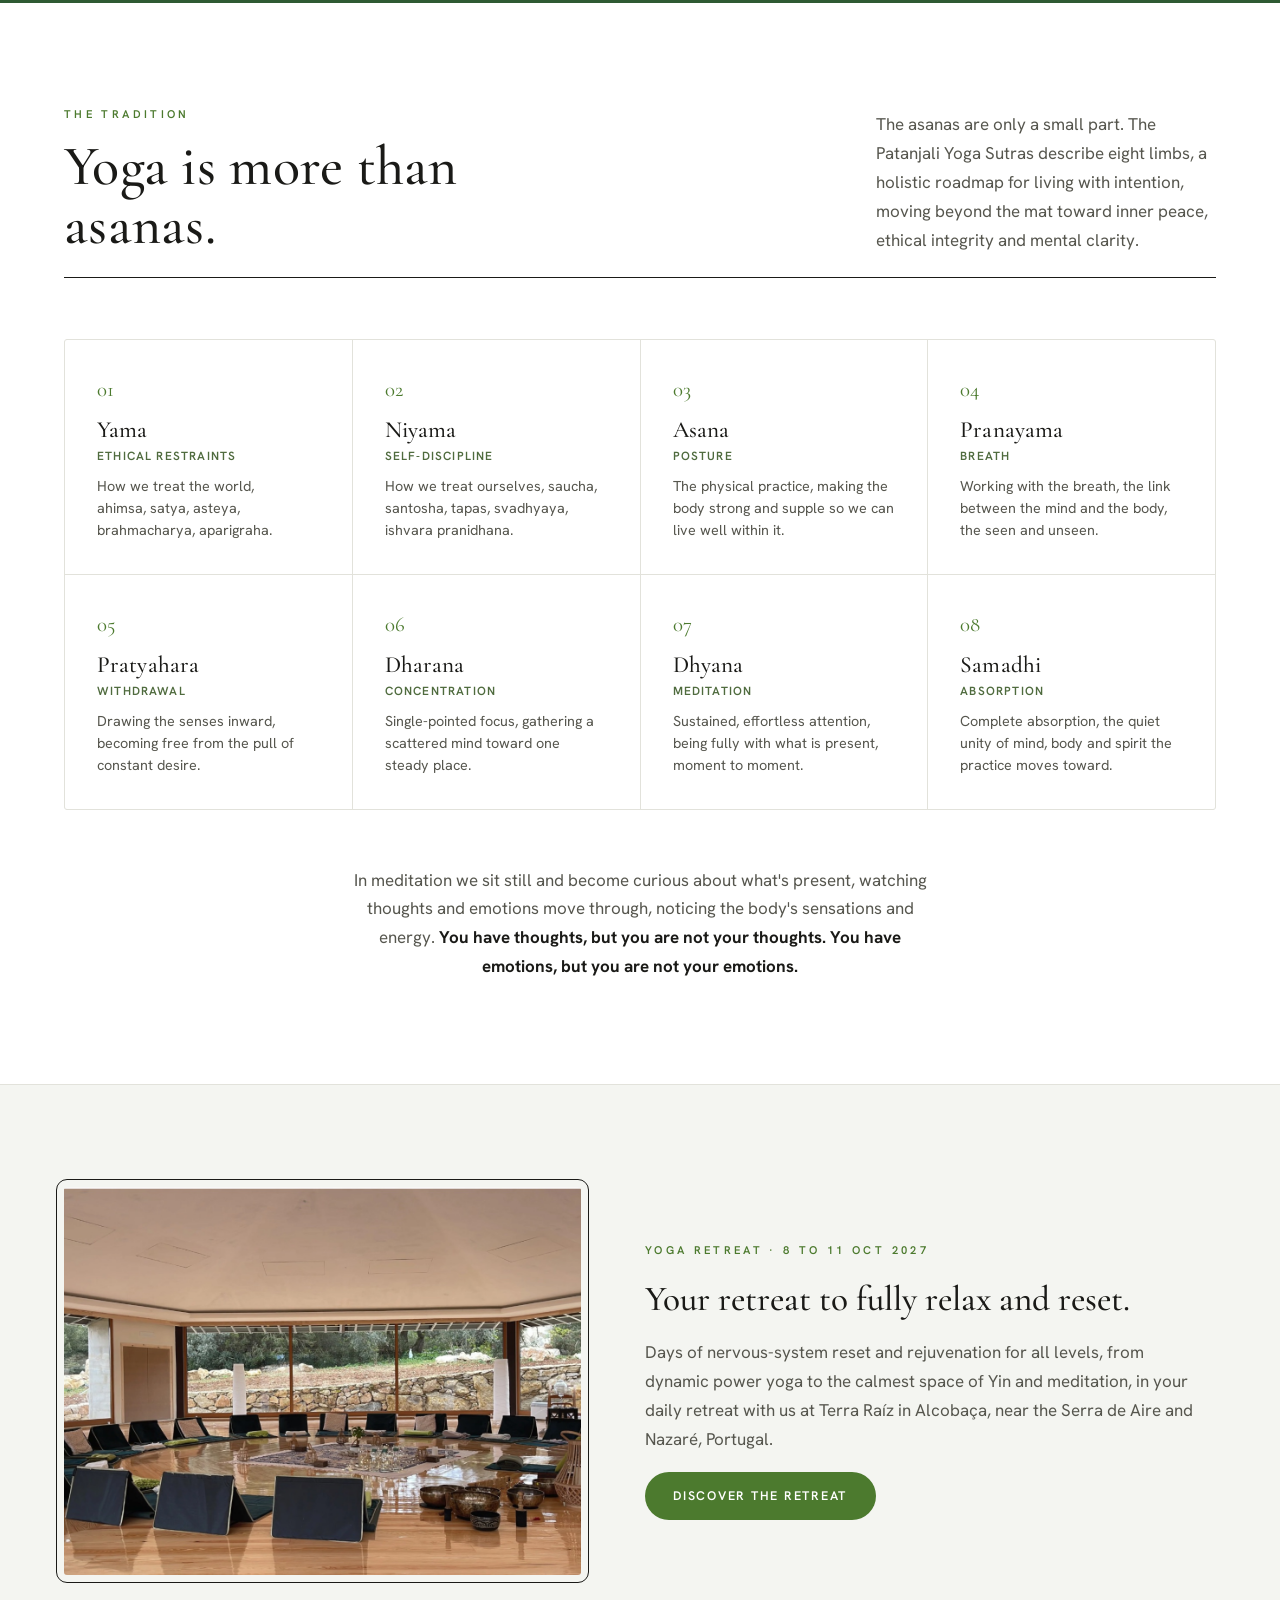
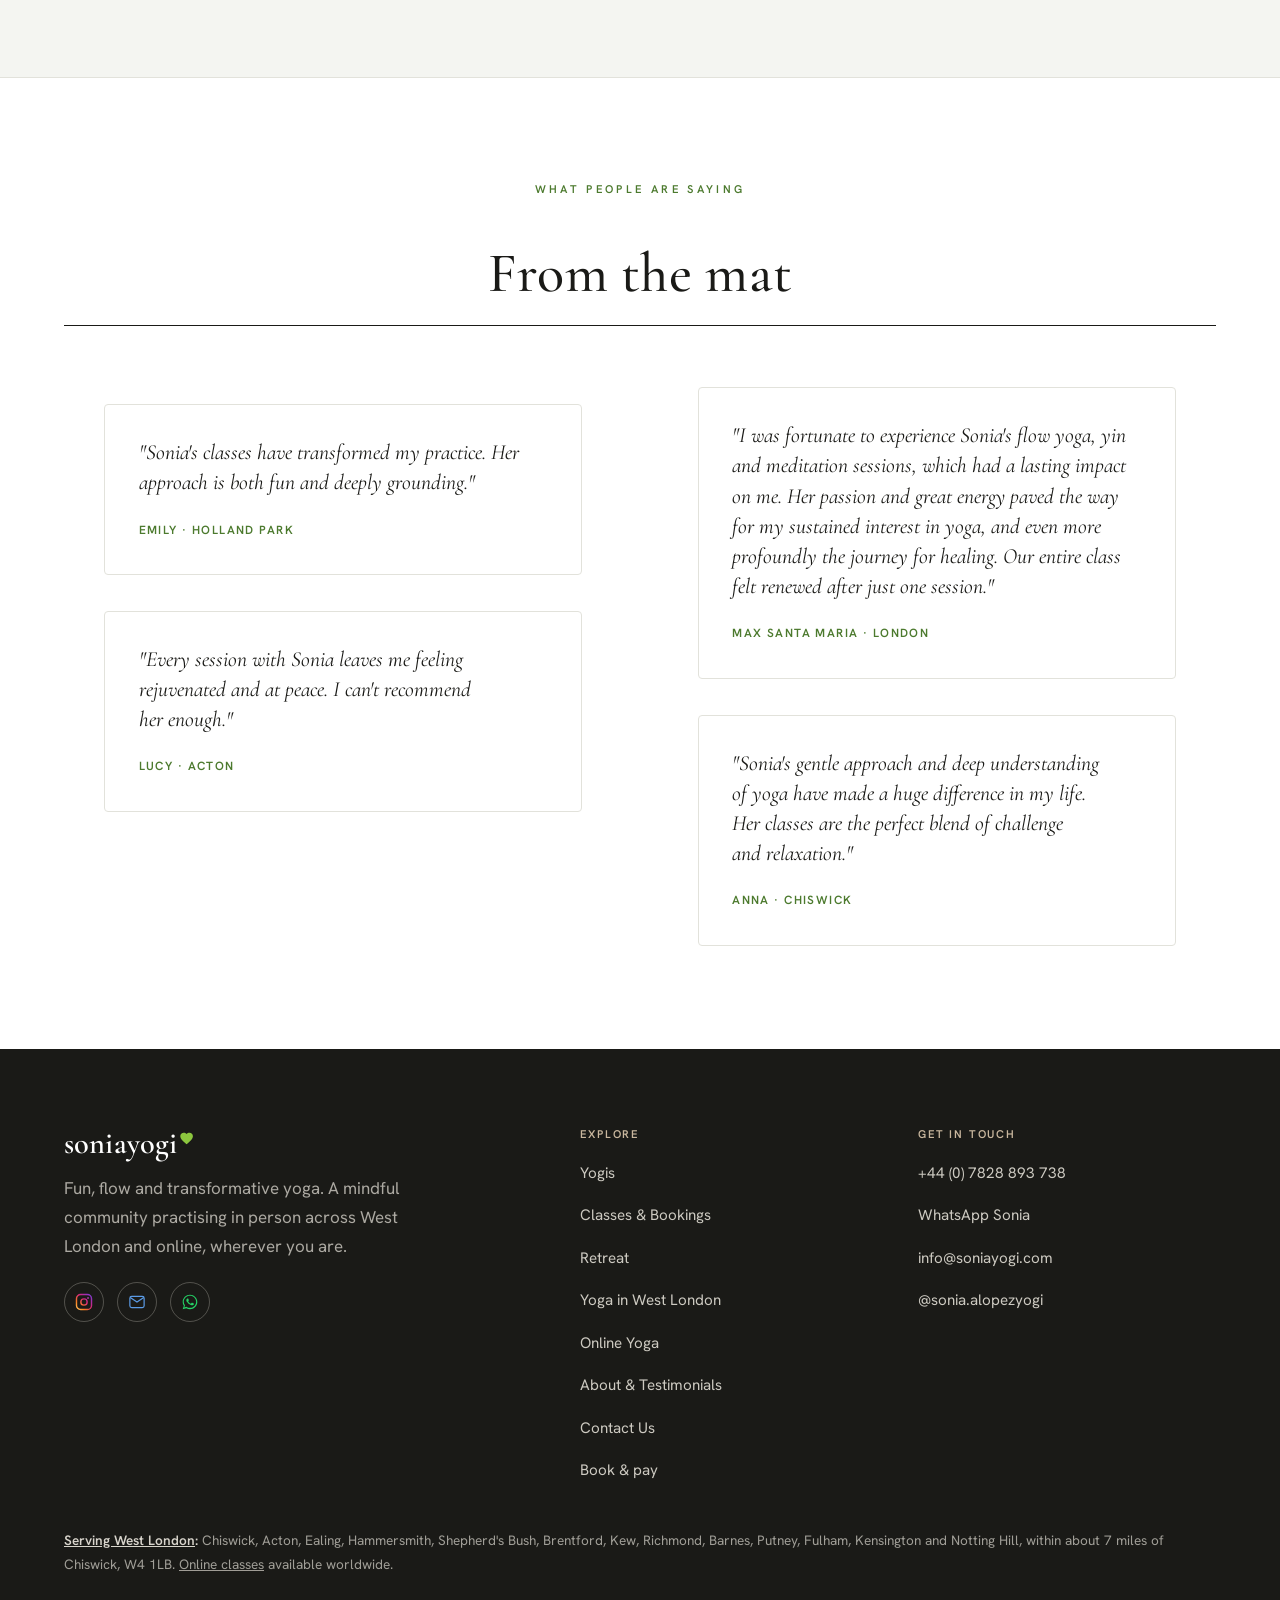
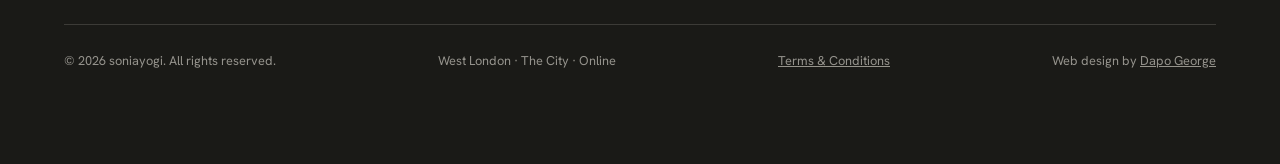
<file: about-testimonials.html>
<!DOCTYPE html>
<html lang="en">
<head>
<meta charset="UTF-8">
<meta name="viewport" content="width=device-width, initial-scale=1">
<!-- Google tag (gtag.js) -->
<script async src="https://www.googletagmanager.com/gtag/js?id=G-P2XMLJMWQG"></script>
<script>
  window.dataLayer = window.dataLayer || [];
  function gtag(){dataLayer.push(arguments);}
  gtag('js', new Date());
  gtag('config', 'G-P2XMLJMWQG');
</script>

<title>About Sonia &amp; Testimonials | 500-hr Yoga Alliance Teacher, Chiswick &amp; West London, soniayogi</title>
<meta name="description" content="Meet Sonia, an over-500-hour Yoga Alliance certified teacher in West London &amp; online, rooted in the Patanjali yoga tradition. Read her philosophy, the 8 Limbs of yoga, and student testimonials.">
<meta name="keywords" content="500 hour Yoga Alliance teacher, Sonia yoga West London, qualified yoga instructor, 8 limbs of Patanjali, yoga philosophy, yoga testimonials, mindfulness meditation">
<meta name="robots" content="index, follow, max-image-preview:large">
<link rel="canonical" href="https://soniayogi.com/about-testimonials">
<meta name="geo.region" content="GB-LND">
<meta name="geo.placename" content="Chiswick, West London">
<meta name="geo.position" content="51.4912;-0.2554">
<meta name="ICBM" content="51.4912, -0.2554">

<meta property="og:type" content="profile">
<meta property="og:site_name" content="soniayogi">
<meta property="og:title" content="About Sonia & Testimonials, soniayogi">
<meta property="og:description" content="An over-500-hour Yoga Alliance certified teacher in West London & online, rooted in the yoga tradition. Philosophy, the 8 Limbs, and testimonials.">
<meta property="og:url" content="https://soniayogi.com/about-testimonials">
<meta property="og:image" content="https://soniayogi.com/images/meditation-sonia.jpg">
<meta property="og:locale" content="en_GB">
<meta name="twitter:card" content="summary_large_image">
<meta name="twitter:title" content="About Sonia & Testimonials, soniayogi">
<meta name="twitter:description" content="An over-500-hour Yoga Alliance certified teacher in West London & online.">
<meta name="twitter:image" content="https://soniayogi.com/images/meditation-sonia.jpg">

<link rel="preconnect" href="https://fonts.googleapis.com">
<link rel="preconnect" href="https://fonts.gstatic.com" crossorigin>
<link rel="stylesheet" href="assets/haven.css?v=9">

<script type="application/ld+json">
{
  "@context": "https://schema.org",
  "@type": "Person",
  "@id": "https://soniayogi.com/#sonia",
  "name": "Sonia",
  "jobTitle": "500-hour Yoga Alliance Certified Yoga Teacher",
  "description": "Sonia is an over-500-hour Yoga Alliance certified yoga teacher based in Chiswick (W4), West London, teaching a grounded, transformative practice rooted in the foundations of the yoga tradition and the Patanjali Yoga Sutras, Vinyasa, Yin, Yogasana, Yoga Nidra and meditation, in person and online.",
  "image": "images/meditation-sonia.jpg",
  "url": "https://soniayogi.com/about-testimonials",
  "areaServed": "West London, City of London & Online",
  "knowsAbout": ["Vinyasa", "Vinyasa Krama", "Yin Yoga", "Yogasana", "Yoga Nidra", "Meditation", "Pranayama", "Patanjali Yoga Sutras", "Breathwork", "Corporate Wellness"],
  "hasCredential": { "@type": "EducationalOccupationalCredential", "credentialCategory": "500-hour Yoga Alliance certification" },
  "worksFor": { "@type": "Organization", "name": "soniayogi", "url": "https://soniayogi.com/" },
  "sameAs": ["https://www.instagram.com/sonia.alopezyogi"]
}
</script>
<style id="site-fixes">
/* ---------- thin line frame on images ---------- */
.hero-img,.svc .ph,.class-media,.about-img,.stillness-img,.retreat-feature-media,.retreat-detail .media,.rt-hero-img,.rt-media.single img{outline:1px solid var(--ink);outline-offset:7px;box-shadow:none;}
.band-sage .stillness-img,.band-sage .retreat-feature-media,.band-sage .retreat-detail .media,.band-sage .rt-media.single img{outline-color:rgba(255,255,255,.75);}
.svc .ph{margin-bottom:calc(1.4rem + 8px);}

/* instagram brand colours */
.footer-social a:hover .ig-color *{stroke:#fff;}
.footer-social a:hover .ig-color circle:last-child{fill:#fff;}

/* email buttons, blue */
.footer-social a.email-btn{background:transparent;border-color:rgba(250,246,236,.25);color:#5B9BE6;}
.footer-social a.email-btn:hover{background:transparent;border-color:#5B9BE6;color:#8AB8F0;}
.btn-email{background:transparent;border-color:#1A5FB4;color:#1A5FB4;}
.btn-email:hover{background:transparent;border-color:#134A8E;color:#134A8E;transform:translateY(-2px);}
/* email buttons, blue */
.footer-social a.email-btn{background:transparent;border-color:rgba(250,246,236,.25);color:#5B9BE6;}
.footer-social a.email-btn:hover{background:transparent;border-color:#5B9BE6;color:#8AB8F0;}
.btn-email{background:transparent;border-color:#1A5FB4;color:#1A5FB4;}
.btn-email:hover{background:transparent;border-color:#134A8E;color:#134A8E;transform:translateY(-2px);}
/* instagram brand colours */
.footer-social a:hover .ig-color *{stroke:#fff;}
.footer-social a:hover .ig-color circle:last-child{fill:#fff;}
/* ---------- WhatsApp ---------- */
.wa-fab{position:fixed;right:16px;bottom:16px;z-index:90;display:inline-flex;align-items:center;justify-content:center;gap:6px;height:40px;padding:0 12px 0 10px;border-radius:999px;background:#25D366;color:#fff;text-decoration:none;font-family:var(--body);font-weight:700;font-size:12px;box-shadow:0 0 0 1px var(--ink),0 4px 14px rgba(0,0,0,.18);transition:transform .2s ease,background .2s ease;}
.wa-fab svg{width:20px;height:20px;flex-shrink:0;}
.wa-fab .wa-fab-text{color:#0B2E16;}
.wa-fab:hover{background:#1EBE5A;transform:translateY(-2px);}
.wa-fab:focus-visible{outline:3px solid var(--ink);outline-offset:4px;}
@media(max-width:640px){.wa-fab{width:40px;padding:0 !important;}.wa-fab .wa-fab-text{position:absolute;width:1px;height:1px;overflow:hidden;clip:rect(0 0 0 0);white-space:nowrap;}}
@media(prefers-reduced-motion:reduce){.wa-fab{transition:none;}.wa-fab:hover{transform:none;}}
@media print{.wa-fab{display:none;}}
.footer-social a.wa-btn{color:#25D366;}
.footer-social a.wa-btn:hover{background:transparent;border-color:#25D366;color:#4BE083;}
.footer-social a.wa-btn svg{width:20px;height:20px;}
.site-footer{padding-bottom:calc(2.5rem + 52px);}
</style>
</head>
<body>
<a class="skip-link" href="#main">Skip to content</a>

<!-- ANNOUNCEMENT -->
<div class="announce">
  <strong>2027 Portugal Retreat · 8 to 11 Oct</strong>, limited spaces, first come, first served. Secure yours with a £200 deposit. <a href="retreat.html">Reserve your place →</a>
</div>

<!-- HEADER -->
<header class="site-header">
  <nav class="nav" aria-label="Primary">
    <a class="brand" href="index.html">soniayogi<span class="leaf" aria-hidden="true"><svg viewBox="0 0 24 24" fill="currentColor"><path d="M12 21.35l-1.45-1.32C5.4 15.36 2 12.28 2 8.5 2 5.42 4.42 3 7.5 3c1.74 0 3.41.81 4.5 2.09C13.09 3.81 14.76 3 16.5 3 19.58 3 22 5.42 22 8.5c0 3.78-3.4 6.86-8.55 11.54L12 21.35z"/></svg></span></a>
    <ul class="nav-links">
      <li><a href="index.html">yogis</a></li>
      <li><a href="classes-bookings.html">classes &amp; bookings</a></li>
      <li><a href="retreat.html">retreat</a></li>
      <li><a href="about-testimonials.html" class="active" aria-current="page">about &amp; testimonials</a></li>
      <li><a href="contact-us.html">contact us</a></li>
    </ul>
    <div class="nav-cta">
      <a class="ig-link" href="https://www.instagram.com/sonia.alopezyogi" target="_blank" rel="noopener" aria-label="Follow @sonia.alopezyogi on Instagram">
        <svg class="ig-color" viewBox="0 0 24 24" fill="none" aria-hidden="true"><defs><linearGradient id="igg1" x1="0" y1="24" x2="24" y2="0" gradientUnits="userSpaceOnUse"><stop offset="0" stop-color="#FEDA75"/><stop offset=".3" stop-color="#FA7E1E"/><stop offset=".55" stop-color="#D62976"/><stop offset=".8" stop-color="#962FBF"/><stop offset="1" stop-color="#4F5BD5"/></linearGradient></defs><rect x="2" y="2" width="20" height="20" rx="5.5" stroke="url(#igg1)" stroke-width="1.9"/><circle cx="12" cy="12" r="4.2" stroke="url(#igg1)" stroke-width="1.9"/><circle cx="17.4" cy="6.6" r="1.3" fill="url(#igg1)"/></svg>
      </a>
      <a class="btn btn-solid" href="contact-us.html">Get in touch</a>
      <button class="nav-toggle" aria-label="Toggle menu"><span></span><span></span><span></span></button>
    </div>
  </nav>
</header>
<main id="main">

<!-- MEET SONIA -->
<section class="section" data-screen-label="Meet Sonia"><div class="wrap">
  <div class="about">
    <div class="about-body reveal">
      <span class="label" style="display:block;margin-bottom:1.1rem;">Meet Sonia</span>
      <span class="credential">✦ Over 500-hour Yoga Alliance certified</span>
      <p class="lead">I'm dedicated to guiding students through a practice that is both grounded and transformative.</p>
      <p>My teaching is deeply rooted in the foundations of the yoga tradition, ensuring every session honours the historical and philosophical essence of the practice. Based in <strong>Chiswick (W4)</strong>, I teach in person across West London and live online, creating a space where you can cultivate <strong>strength, clarity and balance</strong>, not just on the mat, but in all areas of your daily life.</p>
      <p>My own journey with yoga began at a time when I truly needed it, and it profoundly changed my life. That experience fuels my dedication to sharing its benefits, in my classes I emphasise <strong>kindness, mindfulness and the pure joy of movement</strong>, encouraging students to release self-judgment and embrace their unique embodiment.</p>
      <p style="font-family:var(--display);font-style:italic;font-size:1.4rem;color:var(--sage-deep);line-height:1.4;">Join me in discovering the unity of mind, body and spirit through yoga.</p>
      <a class="btn btn-solid" href="contact-us.html" style="margin-top:.5rem;">Practise with me</a>
    </div>
    <div class="about-img reveal"><img loading="lazy" decoding="async" src="images/meditation-sonia.jpg" alt="Sonia practising yoga outdoors in a lush garden"></div>
  </div>
</div></section>

<!-- BREATH PULL QUOTE -->
<section class="section band-sage"><div class="wrap">
  <div class="pullquote reveal">
    <blockquote style="color:var(--bg);">The breath is the link between your mind and your body, the seen and the unseen.</blockquote>
    <span class="by" style="color:#D6DEC9;">The great constant of your life</span>
  </div>
</div></section>

<!-- PHILOSOPHY: 8 LIMBS -->
<section class="section" id="philosophy" data-screen-label="Philosophy"><div class="wrap">
  <div class="sec-head reveal">
    <div>
      <span class="label">The tradition</span>
      <h2>Yoga is more than asanas.</h2>
    </div>
    <p style="max-width:34ch;color:var(--soft);margin:0;">The asanas are only a small part. The Patanjali Yoga Sutras describe eight limbs, a holistic roadmap for living with intention, moving beyond the mat toward inner peace, ethical integrity and mental clarity.</p>
  </div>
  <div class="limbs reveal">
    <div class="limb"><div class="num">01</div><h4>Yama</h4><div class="sans">Ethical restraints</div><p>How we treat the world, ahimsa, satya, asteya, brahmacharya, aparigraha.</p></div>
    <div class="limb"><div class="num">02</div><h4>Niyama</h4><div class="sans">Self-discipline</div><p>How we treat ourselves, saucha, santosha, tapas, svadhyaya, ishvara pranidhana.</p></div>
    <div class="limb"><div class="num">03</div><h4>Asana</h4><div class="sans">Posture</div><p>The physical practice, making the body strong and supple so we can live well within it.</p></div>
    <div class="limb"><div class="num">04</div><h4>Pranayama</h4><div class="sans">Breath</div><p>Working with the breath, the link between the mind and the body, the seen and unseen.</p></div>
    <div class="limb"><div class="num">05</div><h4>Pratyahara</h4><div class="sans">Withdrawal</div><p>Drawing the senses inward, becoming free from the pull of constant desire.</p></div>
    <div class="limb"><div class="num">06</div><h4>Dharana</h4><div class="sans">Concentration</div><p>Single-pointed focus, gathering a scattered mind toward one steady place.</p></div>
    <div class="limb"><div class="num">07</div><h4>Dhyana</h4><div class="sans">Meditation</div><p>Sustained, effortless attention, being fully with what is present, moment to moment.</p></div>
    <div class="limb"><div class="num">08</div><h4>Samadhi</h4><div class="sans">Absorption</div><p>Complete absorption, the quiet unity of mind, body and spirit the practice moves toward.</p></div>
  </div>
  <p class="reveal" style="text-align:center;max-width:60ch;margin:clamp(2.5rem,5vw,3.5rem) auto 0;color:var(--soft);">In meditation we sit still and become curious about what's present, watching thoughts and emotions move through, noticing the body's sensations and energy. <strong style="color:var(--ink);">You have thoughts, but you are not your thoughts. You have emotions, but you are not your emotions.</strong></p>
</div></section>

<!-- RETREAT BLURB -->
<section class="section band-panel" data-screen-label="Retreat blurb"><div class="wrap">
  <div class="about">
    <div class="about-img reveal" style="aspect-ratio:4/3;"><img loading="lazy" decoding="async" src="images/meditation-hall.jpg" alt="Outdoor patio at the Portugal retreat centre"></div>
    <div class="about-body reveal">
      <span class="label" style="display:block;margin-bottom:1rem;">Yoga retreat · 8 to 11 Oct 2027</span>
      <p class="lead">Your retreat to fully relax and reset.</p>
      <p>Days of nervous-system reset and rejuvenation for all levels, from dynamic power yoga to the calmest space of Yin and meditation, in your daily retreat with us at Terra Raíz in Alcobaça, near the Serra de Aire and Nazaré, Portugal.</p>
      <a class="btn btn-clay" href="retreat.html">Discover the retreat</a>
    </div>
  </div>
</div></section>

<!-- TESTIMONIALS -->
<section class="section" data-screen-label="Testimonials"><div class="wrap">
  <div class="sec-head center reveal">
    <span class="label">What people are saying</span>
    <h2>From the mat</h2>
  </div>
  <div class="quotes">
    <figure class="quote reveal"><p>"Sonia's classes have transformed my practice. Her approach is both fun and deeply grounding."</p><cite>Emily · Holland Park</cite></figure>
    <figure class="quote reveal"><p>"Every session with Sonia leaves me feeling rejuvenated and at peace. I can't recommend her enough."</p><cite>Lucy · Acton</cite></figure>
    <figure class="quote reveal"><p>"I was fortunate to experience Sonia's flow yoga, yin and meditation sessions, which had a lasting impact on me. Her passion and great energy paved the way for my sustained interest in yoga, and even more profoundly the journey for healing. Our entire class felt renewed after just one session."</p><cite>Max Santa Maria · London</cite></figure>
    <figure class="quote reveal"><p>"Sonia's gentle approach and deep understanding of yoga have made a huge difference in my life. Her classes are the perfect blend of challenge and relaxation."</p><cite>Anna · Chiswick</cite></figure>
  </div>
</div></section>

<!-- FOOTER -->
</main>
<footer class="site-footer">
  <div class="footer-grid">
    <div class="footer-brand">
      <a class="brand" href="index.html">soniayogi<span class="leaf" aria-hidden="true"><svg viewBox="0 0 24 24" fill="currentColor"><path d="M12 21.35l-1.45-1.32C5.4 15.36 2 12.28 2 8.5 2 5.42 4.42 3 7.5 3c1.74 0 3.41.81 4.5 2.09C13.09 3.81 14.76 3 16.5 3 19.58 3 22 5.42 22 8.5c0 3.78-3.4 6.86-8.55 11.54L12 21.35z"/></svg></span></a>
      <p>Fun, flow and transformative yoga. A mindful community practising in person across West London and online, wherever you are.</p>
      <div class="footer-social">
        <a href="https://www.instagram.com/sonia.alopezyogi" target="_blank" rel="noopener" aria-label="Instagram @sonia.alopezyogi">
          <svg class="ig-color" viewBox="0 0 24 24" fill="none" aria-hidden="true"><defs><linearGradient id="igg2" x1="0" y1="24" x2="24" y2="0" gradientUnits="userSpaceOnUse"><stop offset="0" stop-color="#FEDA75"/><stop offset=".3" stop-color="#FA7E1E"/><stop offset=".55" stop-color="#D62976"/><stop offset=".8" stop-color="#962FBF"/><stop offset="1" stop-color="#4F5BD5"/></linearGradient></defs><rect x="2" y="2" width="20" height="20" rx="5.5" stroke="url(#igg2)" stroke-width="1.9"/><circle cx="12" cy="12" r="4.2" stroke="url(#igg2)" stroke-width="1.9"/><circle cx="17.4" cy="6.6" r="1.3" fill="url(#igg2)"/></svg>
        </a>
        <a class="email-btn" href="mailto:info@soniayogi.com" aria-label="Email info@soniayogi.com">
          <svg viewBox="0 0 24 24" fill="none" aria-hidden="true"><rect x="2.5" y="4.5" width="19" height="15" rx="2.5" stroke="currentColor" stroke-width="1.6"/><path d="M3 6l9 6 9-6" stroke="currentColor" stroke-width="1.6" fill="none"/></svg>
        </a>
        <a class="wa-btn" href="https://wa.me/447828893738?text=Hi%20Sonia%2C%20I%20found%20you%20on%20soniayogi.com%20and%20would%20like%20to%20ask%20about" target="_blank" rel="noopener" aria-label="WhatsApp +44 7828 893 738"><svg width="18" height="18" style="width:18px;height:18px;" viewBox="0 0 32 32" aria-hidden="true"><path fill="currentColor" d="M16 3C8.8 3 3 8.7 3 15.8c0 2.5.7 4.9 2.1 7L3 29l6.4-2c2 1.1 4.3 1.7 6.6 1.7 7.2 0 13-5.7 13-12.8S23.2 3 16 3zm0 23.4c-2.1 0-4.1-.6-5.9-1.7l-.4-.3-3.8 1.2 1.2-3.7-.3-.4c-1.2-1.8-1.9-3.9-1.9-6 0-6 4.9-10.7 11-10.7s11 4.8 11 10.7-4.9 10.9-10.9 10.9zm6-8c-.3-.2-1.9-1-2.2-1.1-.3-.1-.5-.2-.7.2-.2.3-.8 1-1 1.2-.2.2-.4.2-.7.1-.3-.2-1.4-.5-2.6-1.6-1-.9-1.6-1.9-1.8-2.2-.2-.3 0-.5.1-.7l.5-.6c.2-.2.2-.3.3-.6.1-.2 0-.4 0-.6-.1-.2-.7-1.7-1-2.3-.3-.6-.5-.5-.7-.5h-.6c-.2 0-.6.1-.9.4-.3.3-1.2 1.1-1.2 2.7s1.2 3.1 1.4 3.4c.2.2 2.3 3.5 5.6 4.9.8.3 1.4.5 1.9.7.8.2 1.5.2 2.1.1.6-.1 1.9-.8 2.2-1.5.3-.7.3-1.4.2-1.5-.1-.2-.3-.3-.6-.4z"/></svg></a>
      </div>
    </div>
    <div class="footer-col">
      <h4>Explore</h4>
      <ul>
        <li><a href="index.html">Yogis</a></li>
        <li><a href="classes-bookings.html">Classes &amp; Bookings</a></li>
        <li><a href="retreat.html">Retreat</a></li>
        <li><a href="yoga-west-london.html">Yoga in West London</a></li>
        <li><a href="online-yoga.html">Online Yoga</a></li>
        <li><a href="about-testimonials.html">About &amp; Testimonials</a></li>
        <li><a href="contact-us.html">Contact Us</a></li>
        <li><a href="pay.html">Book &amp; pay</a></li>
      </ul>
    </div>
    <div class="footer-col">
      <h4>Get in touch</h4>
      <ul>
        <li><a href="tel:+447828893738">+44 (0) 7828 893 738</a></li>
        <li><a href="https://wa.me/447828893738?text=Hi%20Sonia%2C%20I%20found%20you%20on%20soniayogi.com%20and%20would%20like%20to%20ask%20about" target="_blank" rel="noopener">WhatsApp Sonia</a></li>
        <li><a href="mailto:info@soniayogi.com">info@soniayogi.com</a></li>
        <li><a href="https://www.instagram.com/sonia.alopezyogi" target="_blank" rel="noopener">@sonia.alopezyogi</a></li>
      </ul>
    </div>
  </div>
  <div class="footer-areas">
    <strong><a href="yoga-west-london.html">Serving West London</a>:</strong> Chiswick, Acton, Ealing, Hammersmith, Shepherd's Bush, Brentford, Kew, Richmond, Barnes, Putney, Fulham, Kensington and Notting Hill, within about 7 miles of Chiswick, W4 1LB. <a href="online-yoga.html">Online classes</a> available worldwide.
  </div>
  <div class="footer-bottom">
    <span>© 2026 soniayogi. All rights reserved.</span>
    <span>West London · The City · Online</span>
    <span><a href="terms.html">Terms &amp; Conditions</a></span>
    <span>Web design by <a href="https://dapogeorge.com" target="_blank" rel="noopener">Dapo George</a></span>
  </div>
</footer>

<a class="wa-fab" style="position:fixed;right:16px;bottom:16px;z-index:90;display:inline-flex;align-items:center;justify-content:center;gap:6px;height:40px;padding:0 12px 0 10px;border-radius:999px;background:#25D366;text-decoration:none;font:700 12px/1 'Hanken Grotesk',sans-serif;box-shadow:0 0 0 1px #1E1E1E,0 4px 14px rgba(0,0,0,.18);" href="https://wa.me/447828893738?text=Hi%20Sonia%2C%20I%20found%20you%20on%20soniayogi.com%20and%20would%20like%20to%20ask%20about" target="_blank" rel="noopener" aria-label="Chat with Sonia on WhatsApp, +44 7828 893 738"><svg width="20" height="20" style="width:20px;height:20px;flex-shrink:0;color:#fff;" viewBox="0 0 32 32" aria-hidden="true"><path fill="currentColor" d="M16 3C8.8 3 3 8.7 3 15.8c0 2.5.7 4.9 2.1 7L3 29l6.4-2c2 1.1 4.3 1.7 6.6 1.7 7.2 0 13-5.7 13-12.8S23.2 3 16 3zm0 23.4c-2.1 0-4.1-.6-5.9-1.7l-.4-.3-3.8 1.2 1.2-3.7-.3-.4c-1.2-1.8-1.9-3.9-1.9-6 0-6 4.9-10.7 11-10.7s11 4.8 11 10.7-4.9 10.9-10.9 10.9zm6-8c-.3-.2-1.9-1-2.2-1.1-.3-.1-.5-.2-.7.2-.2.3-.8 1-1 1.2-.2.2-.4.2-.7.1-.3-.2-1.4-.5-2.6-1.6-1-.9-1.6-1.9-1.8-2.2-.2-.3 0-.5.1-.7l.5-.6c.2-.2.2-.3.3-.6.1-.2 0-.4 0-.6-.1-.2-.7-1.7-1-2.3-.3-.6-.5-.5-.7-.5h-.6c-.2 0-.6.1-.9.4-.3.3-1.2 1.1-1.2 2.7s1.2 3.1 1.4 3.4c.2.2 2.3 3.5 5.6 4.9.8.3 1.4.5 1.9.7.8.2 1.5.2 2.1.1.6-.1 1.9-.8 2.2-1.5.3-.7.3-1.4.2-1.5-.1-.2-.3-.3-.6-.4z"/></svg><span class="wa-fab-text" style="color:#0B2E16;">WhatsApp</span></a>
<script src="assets/site.js"></script>
</body>
</html>
</file>
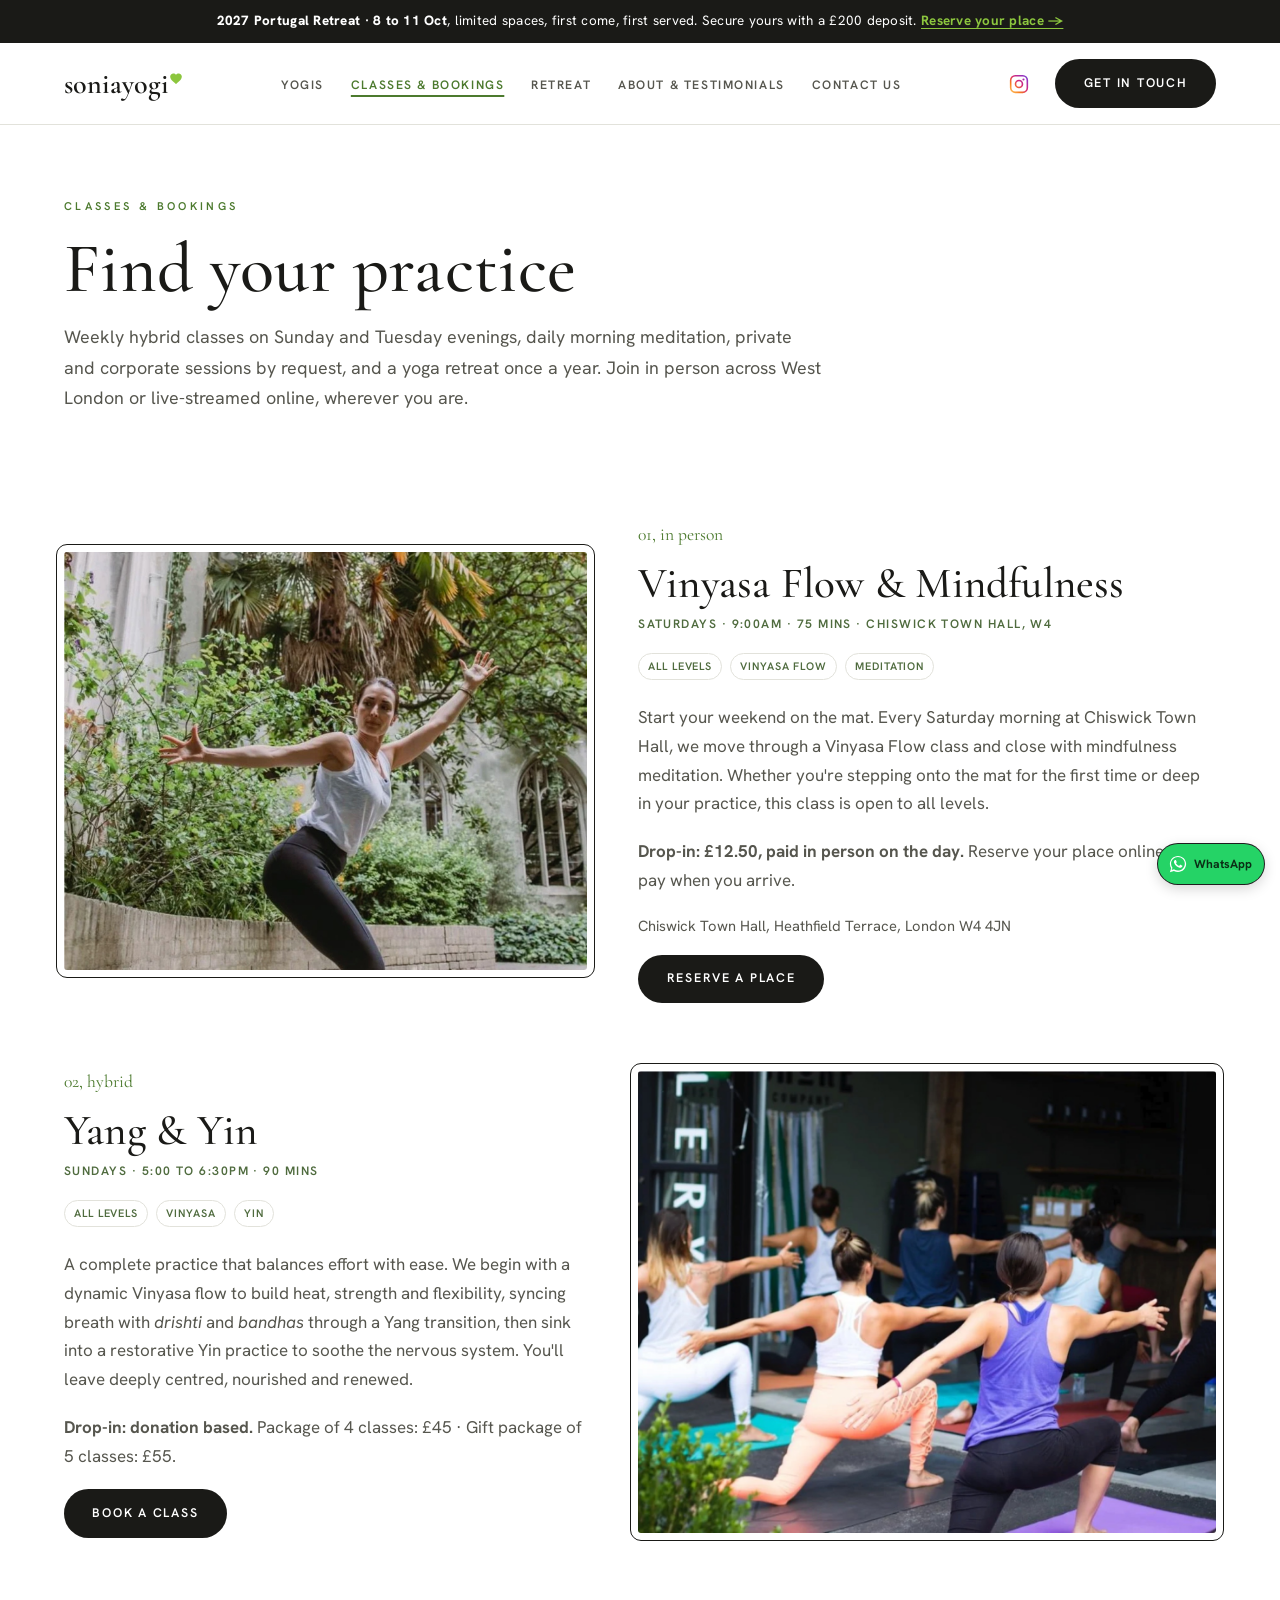
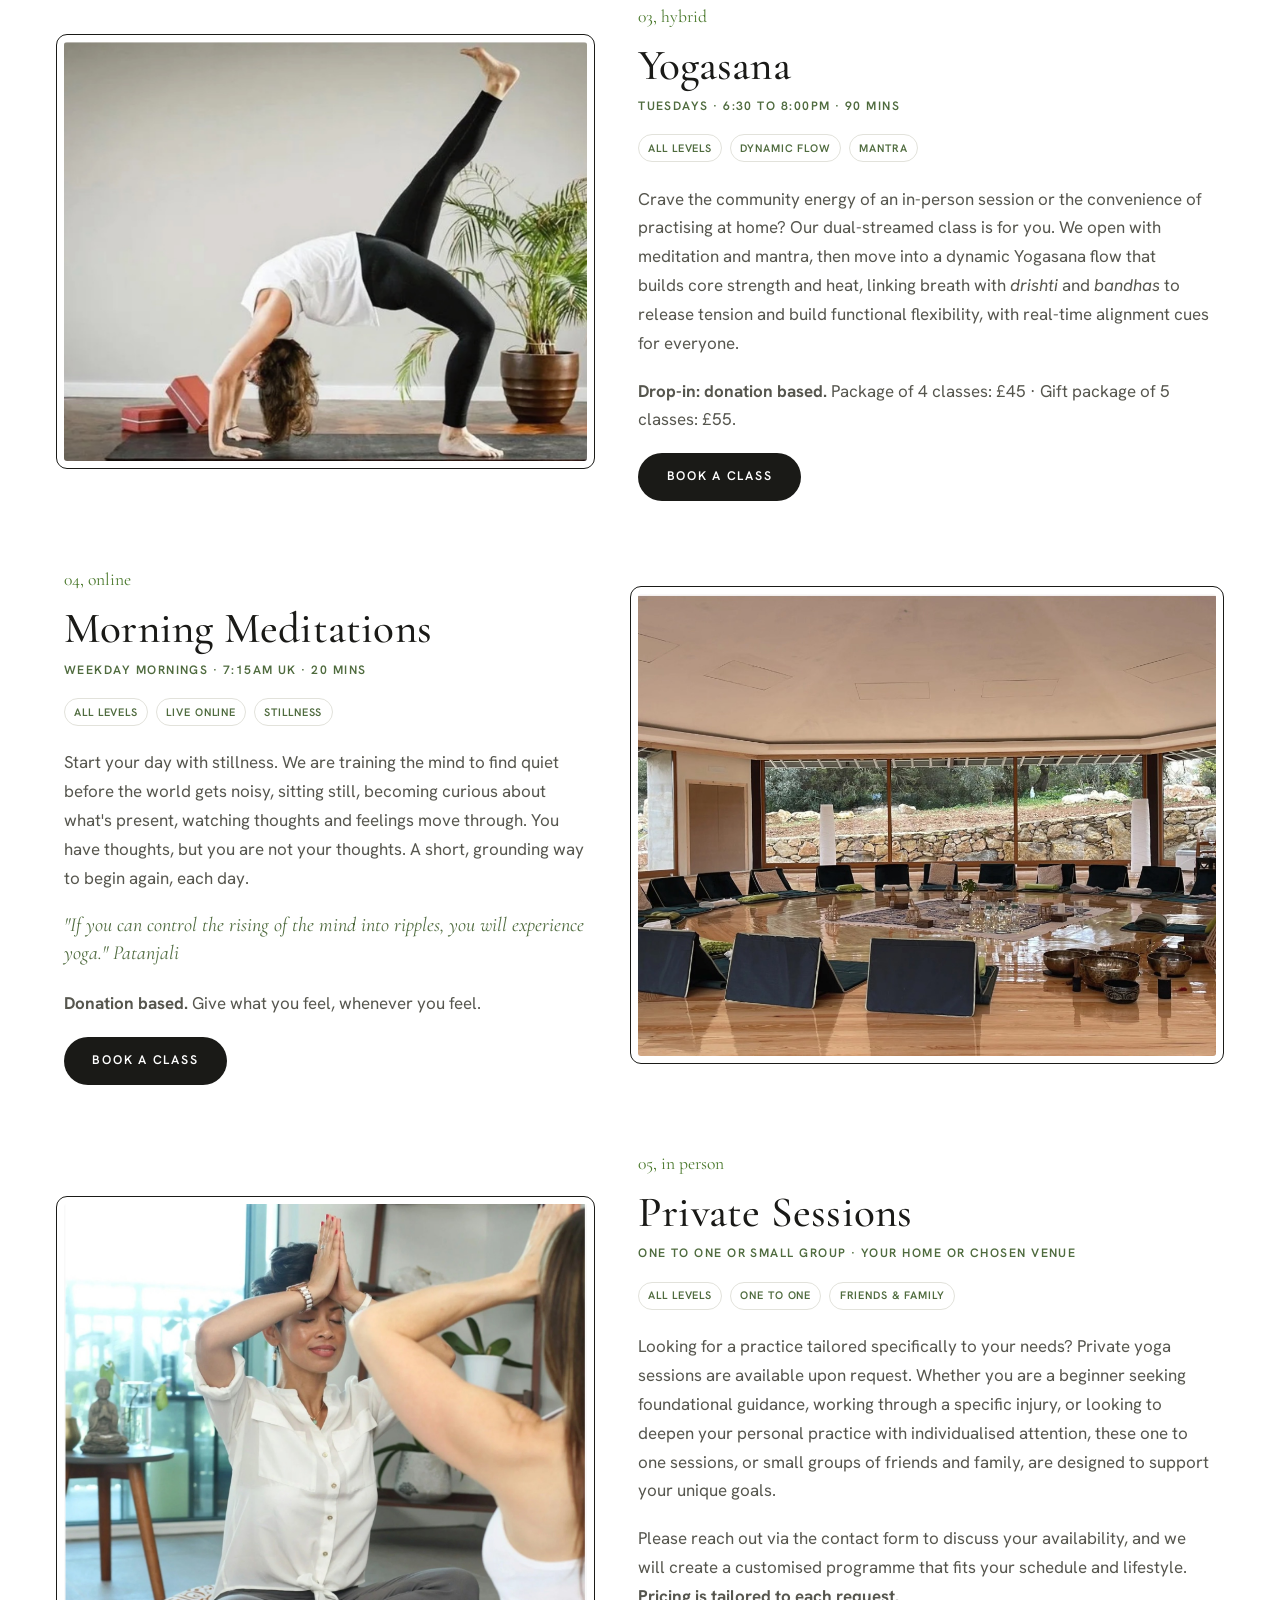
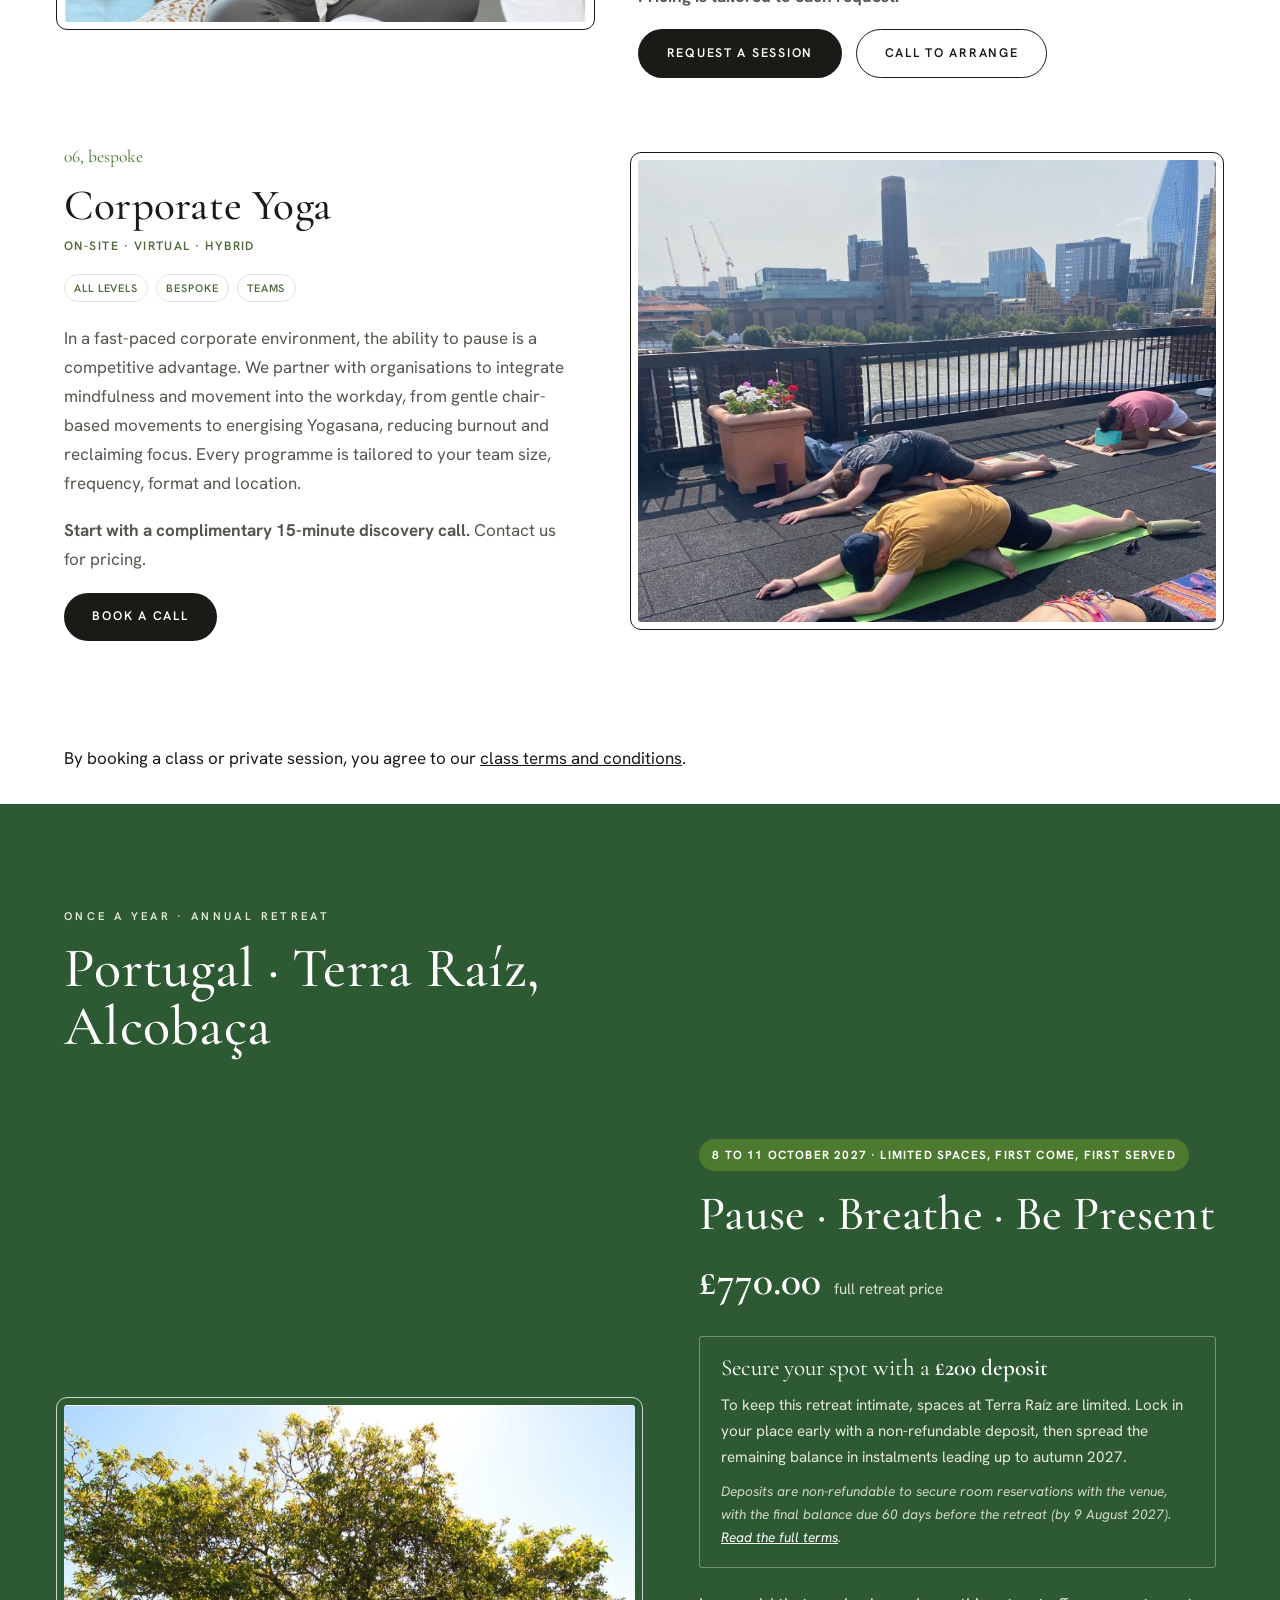
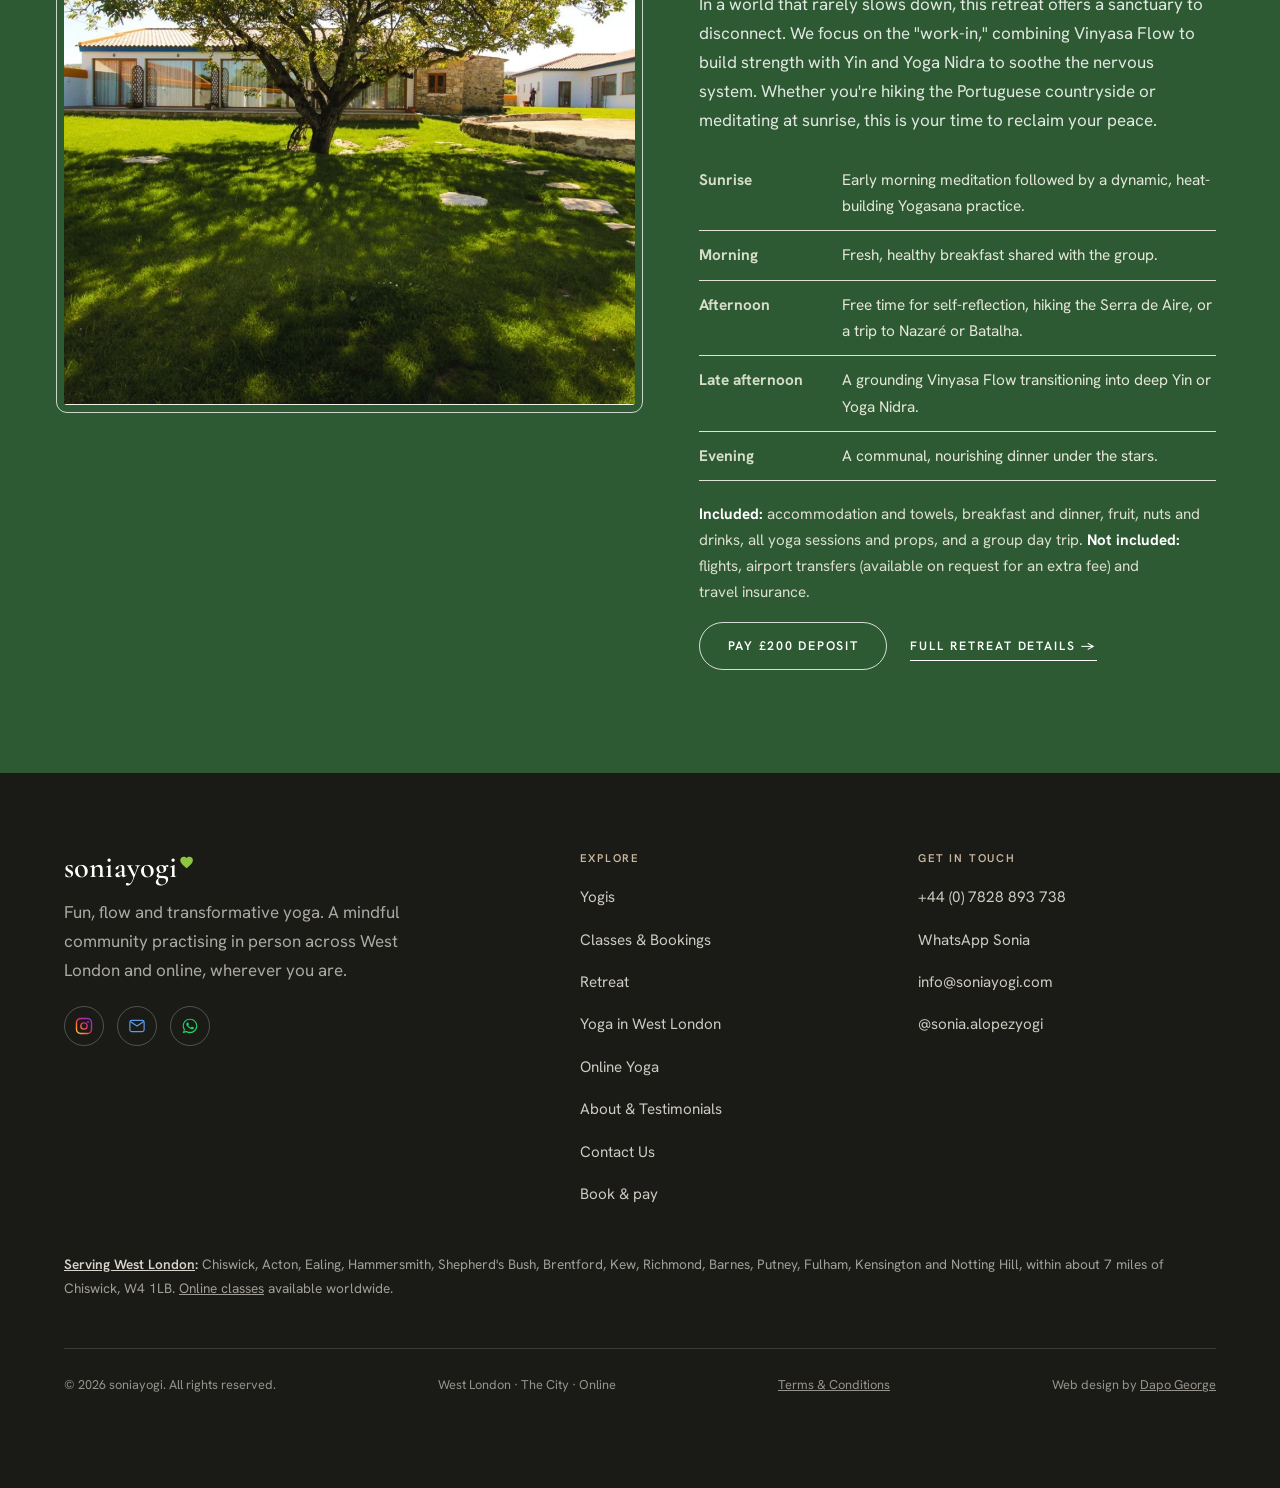
<file: classes-bookings.html>
<!DOCTYPE html>
<html lang="en">
<head>
<meta charset="UTF-8">
<meta name="viewport" content="width=device-width, initial-scale=1">
<!-- Google tag (gtag.js) -->
<script async src="https://www.googletagmanager.com/gtag/js?id=G-P2XMLJMWQG"></script>
<script>
  window.dataLayer = window.dataLayer || [];
  function gtag(){dataLayer.push(arguments);}
  gtag('js', new Date());
  gtag('config', 'G-P2XMLJMWQG');
</script>

<title>Yoga Classes Chiswick, West London &amp; Online | Book Now, soniayogi</title>
<meta name="description" content="Book yoga with Sonia: Saturday 9am Vinyasa Flow at Chiswick Town Hall (£12.50), Sunday Yang and Yin, Tuesday Yogasana, weekday morning meditation online, private sessions and corporate yoga. Drop-in donation based, 4 classes £45, 5 classes £55.">
<meta name="keywords" content="yoga classes Chiswick, Saturday yoga Chiswick, Chiswick Town Hall yoga, book yoga class West London, drop in yoga W4, online yoga classes UK, yoga class packages London, yin yang yoga, yogasana, vinyasa flow, morning meditation online, private yoga classes London, corporate yoga London">
<meta name="robots" content="index, follow, max-image-preview:large">
<link rel="canonical" href="https://soniayogi.com/classes-bookings">
<meta name="geo.region" content="GB-LND">
<meta name="geo.placename" content="Chiswick, West London">
<meta name="geo.position" content="51.4912;-0.2554">
<meta name="ICBM" content="51.4912, -0.2554">

<meta property="og:type" content="website">
<meta property="og:site_name" content="soniayogi">
<meta property="og:title" content="Yoga Classes & Bookings | West London & Online, soniayogi">
<meta property="og:description" content="Saturday Vinyasa Flow at Chiswick Town Hall, Sunday Yang and Yin, Tuesday Yogasana, online morning meditation, private and corporate yoga.">
<meta property="og:url" content="https://soniayogi.com/classes-bookings">
<meta property="og:image" content="https://soniayogi.com/images/yang-yin.jpg">
<meta property="og:locale" content="en_GB">
<meta name="twitter:card" content="summary_large_image">
<meta name="twitter:title" content="Yoga Classes & Bookings, soniayogi">
<meta name="twitter:description" content="Hybrid classes, morning meditation, corporate wellness, and the 2027 Portugal retreat.">
<meta name="twitter:image" content="https://soniayogi.com/images/yang-yin.jpg">

<link rel="preconnect" href="https://fonts.googleapis.com">
<link rel="preconnect" href="https://fonts.gstatic.com" crossorigin>
<link rel="stylesheet" href="assets/haven.css?v=9">
<style id="deposit-styles">
/* ---------- retreat deposit ---------- */
.deposit-box{border:1px solid rgba(250,246,236,.35);border-radius:3px;padding:1.1rem 1.3rem;margin:.4rem 0 1.4rem;}
.deposit-box p{color:rgba(250,246,236,.9);font-size:.95rem;margin-bottom:.6rem;}
.deposit-box p:last-child{margin-bottom:0;}
.deposit-lead{font-family:var(--display);font-size:1.45rem !important;line-height:1.25;color:var(--bg) !important;}
.deposit-lead strong{font-weight:600;}
.deposit-terms{font-size:.85rem !important;font-style:italic;color:rgba(250,246,236,.8) !important;}
</style>

<script type="application/ld+json">
{
  "@context": "https://schema.org",
  "@graph": [
    {
      "@type": ["LocalBusiness", "HealthAndBeautyBusiness", "YogaStudio"],
      "@id": "https://soniayogi.com/#business",
      "name": "soniayogi",
      "description": "Yoga teacher in Chiswick (W4), West London and online. Private one to one and small-group sessions, hybrid Yang & Yin and Yogasana classes, morning meditation, corporate wellness and retreats.",
      "url": "https://soniayogi.com/",
      "email": "info@soniayogi.com",
      "telephone": "+44-7828-893738",
      "image": "https://soniayogi.com/images/hero-sonia.jpg",
      "priceRange": "££",
      "currenciesAccepted": "GBP",
      "address": { "@type": "PostalAddress", "streetAddress": "Chiswick", "addressLocality": "London", "addressRegion": "Greater London", "postalCode": "W4 1LB", "addressCountry": "GB" },
      "geo": { "@type": "GeoCoordinates", "latitude": 51.4912, "longitude": -0.2554 },
      "hasMap": "https://www.google.com/maps/search/?api=1&query=W4+1LB",
      "serviceArea": { "@type": "GeoCircle", "geoMidpoint": { "@type": "GeoCoordinates", "latitude": 51.4912, "longitude": -0.2554 }, "geoRadius": "11000" },
      "sameAs": ["https://www.instagram.com/sonia.alopezyogi"]
    },
    {
      "@type": "Event",
      "name": "Pause · Breathe · Be Present, 2027 Portugal Yoga Retreat",
      "description": "A 4-day yoga immersion at Terra Raíz eco-sanctuary, Alcobaça, Portugal: Vinyasa Krama, Yin, Yoga Nidra, meditation, hiking and nourishing meals. Accommodation, breakfast and dinner included. Airport transfers available on request for an extra fee.",
      "startDate": "2027-10-08",
      "endDate": "2027-10-11",
      "eventAttendanceMode": "https://schema.org/OfflineEventAttendanceMode",
      "eventStatus": "https://schema.org/EventScheduled",
      "image": "images/retreat.jpg",
      "location": { "@type": "Place", "name": "Terra Raíz", "address": { "@type": "PostalAddress", "streetAddress": "Casal da Charneca", "addressLocality": "Alcobaça", "addressRegion": "Leiria", "addressCountry": "PT" } },
      "organizer": { "@type": "Organization", "name": "soniayogi", "url": "https://soniayogi.com/" },
      "offers": { "@type": "Offer", "price": "770.00", "priceCurrency": "GBP", "availability": "https://schema.org/InStock", "url": "https://soniayogi.com/retreat", "validFrom": "2026-01-01" }
    },
    {
      "@type": "ItemList",
      "itemListElement": [
        { "@type": "ListItem", "position": 1, "item": { "@type": "Service", "name": "Yang & Yin Hybrid Yoga", "serviceType": "Yoga class", "description": "Sundays 5:00 to 6:30pm. Dynamic Vinyasa flow into restorative Yin. All levels. Donation-based.", "areaServed": "West London & Online", "provider": { "@type": "Organization", "name": "soniayogi" } } },
        { "@type": "ListItem", "position": 2, "item": { "@type": "Service", "name": "Yogasana Hybrid Yoga", "serviceType": "Yoga class", "description": "Tuesdays 6:30 to 8:00pm. Meditation and mantra into a dynamic Yogasana flow. All levels. Donation-based.", "areaServed": "West London & Online", "provider": { "@type": "Organization", "name": "soniayogi" } } },
        { "@type": "ListItem", "position": 3, "item": { "@type": "Service", "name": "Morning Meditations", "serviceType": "Meditation class", "description": "Weekday mornings 7:15am UK, 20 minutes, live online. Training the mind to find stillness. Donation-based.", "areaServed": "Online", "provider": { "@type": "Organization", "name": "soniayogi" } } },
        { "@type": "ListItem", "position": 4, "item": { "@type": "Service", "name": "Private Sessions", "serviceType": "Private yoga", "description": "One to one or private small-group yoga in person, at your home or a chosen venue, tailored to your goals. Time, venue and pricing arranged on enquiry via the contact form.", "areaServed": "West London & surrounding", "provider": { "@type": "Organization", "name": "soniayogi" } } },
        { "@type": "ListItem", "position": 6, "item": { "@type": "Service", "name": "Vinyasa Flow & Mindfulness Meditation, Chiswick Town Hall", "serviceType": "Yoga class", "description": "Saturdays 9:00am, 75 minutes, in person at Chiswick Town Hall, London W4. All levels. Drop-in £12.50, paid in person.", "areaServed": "Chiswick, West London", "provider": { "@type": "Organization", "name": "soniayogi" }, "offers": { "@type": "Offer", "price": "12.50", "priceCurrency": "GBP" } } },
        { "@type": "ListItem", "position": 5, "item": { "@type": "Service", "name": "Corporate Yoga & Wellness", "serviceType": "Corporate wellness", "description": "Bespoke on-site, virtual or hybrid yoga programmes for teams. Tailored pricing.", "areaServed": "London & Online", "provider": { "@type": "Organization", "name": "soniayogi" } } }
      ]
    }
  ]
}
</script>
<style id="site-fixes">
/* ---------- thin line frame on images ---------- */
.hero-img,.svc .ph,.class-media,.about-img,.stillness-img,.retreat-feature-media,.retreat-detail .media,.rt-hero-img,.rt-media.single img{outline:1px solid var(--ink);outline-offset:7px;box-shadow:none;}
.band-sage .stillness-img,.band-sage .retreat-feature-media,.band-sage .retreat-detail .media,.band-sage .rt-media.single img{outline-color:rgba(255,255,255,.75);}
.svc .ph{margin-bottom:calc(1.4rem + 8px);}

/* instagram brand colours */
.footer-social a:hover .ig-color *{stroke:#fff;}
.footer-social a:hover .ig-color circle:last-child{fill:#fff;}

/* email buttons, blue */
.footer-social a.email-btn{background:transparent;border-color:rgba(250,246,236,.25);color:#5B9BE6;}
.footer-social a.email-btn:hover{background:transparent;border-color:#5B9BE6;color:#8AB8F0;}
.btn-email{background:transparent;border-color:#1A5FB4;color:#1A5FB4;}
.btn-email:hover{background:transparent;border-color:#134A8E;color:#134A8E;transform:translateY(-2px);}
/* email buttons, blue */
.footer-social a.email-btn{background:transparent;border-color:rgba(250,246,236,.25);color:#5B9BE6;}
.footer-social a.email-btn:hover{background:transparent;border-color:#5B9BE6;color:#8AB8F0;}
.btn-email{background:transparent;border-color:#1A5FB4;color:#1A5FB4;}
.btn-email:hover{background:transparent;border-color:#134A8E;color:#134A8E;transform:translateY(-2px);}
/* instagram brand colours */
.footer-social a:hover .ig-color *{stroke:#fff;}
.footer-social a:hover .ig-color circle:last-child{fill:#fff;}
/* ---------- WhatsApp ---------- */
.wa-fab{position:fixed;right:16px;bottom:16px;z-index:90;display:inline-flex;align-items:center;justify-content:center;gap:6px;height:40px;padding:0 12px 0 10px;border-radius:999px;background:#25D366;color:#fff;text-decoration:none;font-family:var(--body);font-weight:700;font-size:12px;box-shadow:0 0 0 1px var(--ink),0 4px 14px rgba(0,0,0,.18);transition:transform .2s ease,background .2s ease;}
.wa-fab svg{width:20px;height:20px;flex-shrink:0;}
.wa-fab .wa-fab-text{color:#0B2E16;}
.wa-fab:hover{background:#1EBE5A;transform:translateY(-2px);}
.wa-fab:focus-visible{outline:3px solid var(--ink);outline-offset:4px;}
@media(max-width:640px){.wa-fab{width:40px;padding:0 !important;}.wa-fab .wa-fab-text{position:absolute;width:1px;height:1px;overflow:hidden;clip:rect(0 0 0 0);white-space:nowrap;}}
@media(prefers-reduced-motion:reduce){.wa-fab{transition:none;}.wa-fab:hover{transform:none;}}
@media print{.wa-fab{display:none;}}
.footer-social a.wa-btn{color:#25D366;}
.footer-social a.wa-btn:hover{background:transparent;border-color:#25D366;color:#4BE083;}
.footer-social a.wa-btn svg{width:20px;height:20px;}
.site-footer{padding-bottom:calc(2.5rem + 52px);}
</style>
<script type="application/ld+json">
{
 "@context": "https://schema.org",
 "@type": "Event",
 "name": "Saturday Vinyasa Flow & Mindfulness Meditation, Chiswick",
 "description": "A 75 minute Vinyasa Flow yoga class with mindfulness meditation every Saturday at 9:00am at Chiswick Town Hall, West London W4. All levels welcome. Drop in £12.50.",
 "startDate": "2026-10-31T09:00:00+00:00",
 "endDate": "2026-10-31T10:15:00+00:00",
 "eventSchedule": {
  "@type": "Schedule",
  "repeatFrequency": "P1W",
  "byDay": "https://schema.org/Saturday",
  "startTime": "09:00",
  "endTime": "10:15",
  "scheduleTimezone": "Europe/London"
 },
 "eventAttendanceMode": "https://schema.org/OfflineEventAttendanceMode",
 "eventStatus": "https://schema.org/EventScheduled",
 "location": {
  "@type": "Place",
  "name": "Chiswick Town Hall",
  "address": {
   "@type": "PostalAddress",
   "streetAddress": "Heathfield Terrace",
   "addressLocality": "Chiswick, London",
   "postalCode": "W4 4JN",
   "addressCountry": "GB"
  }
 },
 "image": "https://soniayogi.com/images/hero-sonia.jpg",
 "organizer": {
  "@type": "Organization",
  "name": "soniayogi",
  "url": "https://soniayogi.com/"
 },
 "performer": {
  "@type": "Person",
  "name": "Sonia Lopez"
 },
 "offers": {
  "@type": "Offer",
  "price": "12.50",
  "priceCurrency": "GBP",
  "availability": "https://schema.org/InStock",
  "url": "https://soniayogi.com/pay?for=saturday"
 }
}
</script>
</head>
<body>
<a class="skip-link" href="#main">Skip to content</a>

<!-- ANNOUNCEMENT -->
<div class="announce">
  <strong>2027 Portugal Retreat · 8 to 11 Oct</strong>, limited spaces, first come, first served. Secure yours with a £200 deposit. <a href="retreat.html">Reserve your place →</a>
</div>

<!-- HEADER -->
<header class="site-header">
  <nav class="nav" aria-label="Primary">
    <a class="brand" href="index.html">soniayogi<span class="leaf" aria-hidden="true"><svg viewBox="0 0 24 24" fill="currentColor"><path d="M12 21.35l-1.45-1.32C5.4 15.36 2 12.28 2 8.5 2 5.42 4.42 3 7.5 3c1.74 0 3.41.81 4.5 2.09C13.09 3.81 14.76 3 16.5 3 19.58 3 22 5.42 22 8.5c0 3.78-3.4 6.86-8.55 11.54L12 21.35z"/></svg></span></a>
    <ul class="nav-links">
      <li><a href="index.html">yogis</a></li>
      <li><a href="classes-bookings.html" class="active" aria-current="page">classes &amp; bookings</a></li>
      <li><a href="retreat.html">retreat</a></li>
      <li><a href="about-testimonials.html">about &amp; testimonials</a></li>
      <li><a href="contact-us.html">contact us</a></li>
    </ul>
    <div class="nav-cta">
      <a class="ig-link" href="https://www.instagram.com/sonia.alopezyogi" target="_blank" rel="noopener" aria-label="Follow @sonia.alopezyogi on Instagram">
        <svg class="ig-color" viewBox="0 0 24 24" fill="none" aria-hidden="true"><defs><linearGradient id="igg1" x1="0" y1="24" x2="24" y2="0" gradientUnits="userSpaceOnUse"><stop offset="0" stop-color="#FEDA75"/><stop offset=".3" stop-color="#FA7E1E"/><stop offset=".55" stop-color="#D62976"/><stop offset=".8" stop-color="#962FBF"/><stop offset="1" stop-color="#4F5BD5"/></linearGradient></defs><rect x="2" y="2" width="20" height="20" rx="5.5" stroke="url(#igg1)" stroke-width="1.9"/><circle cx="12" cy="12" r="4.2" stroke="url(#igg1)" stroke-width="1.9"/><circle cx="17.4" cy="6.6" r="1.3" fill="url(#igg1)"/></svg>
      </a>
      <a class="btn btn-solid" href="contact-us.html">Get in touch</a>
      <button class="nav-toggle" aria-label="Toggle menu"><span></span><span></span><span></span></button>
    </div>
  </nav>
</header>
<main id="main">

<!-- PAGE HERO -->
<div class="wrap">
  <div class="page-hero" data-screen-label="Classes Intro">
    <span class="label">Classes &amp; Bookings</span>
    <h1>Find your practice</h1>
    <p>Weekly hybrid classes on Sunday and Tuesday evenings, daily morning meditation, private and corporate sessions by request, and a yoga retreat once a year. Join in person across West London or live-streamed online, wherever you are.</p>
  </div>
</div>

<!-- CLASS ROWS -->
<section class="section" style="padding-top:clamp(2rem,4vw,3rem);"><div class="wrap">
  <div class="classes">

    <!-- Saturday Vinyasa, Chiswick Town Hall -->
    <article class="class-row reveal" id="saturday">
      <div class="class-media"><img loading="lazy" decoding="async" src="images/hero-sonia.jpg" alt="Sonia teaching Vinyasa Flow"></div>
      <div class="class-body">
        <div class="num">01, in person</div>
        <h3>Vinyasa Flow &amp; Mindfulness</h3>
        <div class="when">Saturdays · 9:00am · 75 mins · Chiswick Town Hall, W4</div>
        <div class="tags"><span class="tag">all levels</span><span class="tag">vinyasa flow</span><span class="tag">meditation</span></div>
        <p>Start your weekend on the mat. Every Saturday morning at Chiswick Town Hall, we move through a Vinyasa Flow class and close with mindfulness meditation. Whether you're stepping onto the mat for the first time or deep in your practice, this class is open to all levels.</p>
        <p><strong>Drop-in: £12.50, paid in person on the day.</strong> Reserve your place online, then pay when you arrive.</p>
        <p style="font-size:.92rem;">Chiswick Town Hall, Heathfield Terrace, London W4 4JN</p>
        <a class="btn btn-solid" href="pay.html?for=saturday">Reserve a place</a>
      </div>
    </article>

    <!-- Yang & Yin -->
    <article class="class-row reverse reveal" id="yang-yin">
      <div class="class-media"><img loading="lazy" decoding="async" src="images/yang-yin.jpg" alt="Yang and Yin hybrid yoga"></div>
      <div class="class-body">
        <div class="num">02, hybrid</div>
        <h3>Yang &amp; Yin</h3>
        <div class="when">Sundays · 5:00 to 6:30pm · 90 mins</div>
        <div class="tags"><span class="tag">all levels</span><span class="tag">vinyasa</span><span class="tag">yin</span></div>
        <p>A complete practice that balances effort with ease. We begin with a dynamic Vinyasa flow to build heat, strength and flexibility, syncing breath with <em>drishti</em> and <em>bandhas</em> through a Yang transition, then sink into a restorative Yin practice to soothe the nervous system. You'll leave deeply centred, nourished and renewed.</p>
        <p><strong>Drop-in: donation based.</strong> Package of 4 classes: £45 · Gift package of 5 classes: £55.</p>
        <a class="btn btn-solid" href="pay.html?for=yang-yin">Book a class</a>
      </div>
    </article>

    <!-- Yogasana -->
    <article class="class-row reveal" id="yogasana">
      <div class="class-media"><img loading="lazy" decoding="async" src="images/yogasana.jpg" alt="Yogasana hybrid yoga"></div>
      <div class="class-body">
        <div class="num">03, hybrid</div>
        <h3>Yogasana</h3>
        <div class="when">Tuesdays · 6:30 to 8:00pm · 90 mins</div>
        <div class="tags"><span class="tag">all levels</span><span class="tag">dynamic flow</span><span class="tag">mantra</span></div>
        <p>Crave the community energy of an in-person session or the convenience of practising at home? Our dual-streamed class is for you. We open with meditation and mantra, then move into a dynamic Yogasana flow that builds core strength and heat, linking breath with <em>drishti</em> and <em>bandhas</em> to release tension and build functional flexibility, with real-time alignment cues for everyone.</p>
        <p><strong>Drop-in: donation based.</strong> Package of 4 classes: £45 · Gift package of 5 classes: £55.</p>
        <a class="btn btn-solid" href="pay.html?for=yogasana">Book a class</a>
      </div>
    </article>

    <!-- Morning Meditations (NEW) -->
    <article class="class-row reverse reveal" id="meditation">
      <div class="class-media"><img loading="lazy" decoding="async" src="images/meditation-hall.jpg" alt="Morning meditation"></div>
      <div class="class-body">
        <div class="num">04, online</div>
        <h3>Morning Meditations</h3>
        <div class="when">Weekday mornings · 7:15am UK · 20 mins</div>
        <div class="tags"><span class="tag">all levels</span><span class="tag">live online</span><span class="tag">stillness</span></div>
        <p>Start your day with stillness. We are training the mind to find quiet before the world gets noisy, sitting still, becoming curious about what's present, watching thoughts and feelings move through. You have thoughts, but you are not your thoughts. A short, grounding way to begin again, each day.</p>
        <p style="font-family:var(--display);font-style:italic;font-size:1.25rem;color:var(--sage-deep);line-height:1.4;">"If you can control the rising of the mind into ripples, you will experience yoga." Patanjali</p>
        <p><strong>Donation based.</strong> Give what you feel, whenever you feel.</p>
        <a class="btn btn-solid" href="pay.html?for=meditation">Book a class</a>
      </div>
    </article>

    <!-- Private Classes (NEW) -->
    <article class="class-row reveal" id="private">
      <div class="class-media"><img loading="lazy" decoding="async" src="images/meditation-sonia.jpg" alt="Private one to one yoga"></div>
      <div class="class-body">
        <div class="num">05, in person</div>
        <h3>Private Sessions</h3>
        <div class="when">One to one or small group · your home or chosen venue</div>
        <div class="tags"><span class="tag">all levels</span><span class="tag">one to one</span><span class="tag">friends &amp; family</span></div>
        <p>Looking for a practice tailored specifically to your needs? Private yoga sessions are available upon request. Whether you are a beginner seeking foundational guidance, working through a specific injury, or looking to deepen your personal practice with individualised attention, these one to one sessions, or small groups of friends and family, are designed to support your unique goals.</p>
        <p>Please reach out via the contact form to discuss your availability, and we will create a customised programme that fits your schedule and lifestyle. <strong>Pricing is tailored to each request.</strong></p>
        <div class="hero-actions">
          <a class="btn btn-solid" href="pay.html?for=private">Request a session</a>
          <a class="btn btn-ghost" href="tel:+447828893738">Call to arrange</a>
        </div>
      </div>
    </article>

    <!-- Corporate -->
    <article class="class-row reverse reveal" id="corporate">
      <div class="class-media"><img loading="lazy" decoding="async" src="images/corporate.jpg" alt="Corporate yoga"></div>
      <div class="class-body">
        <div class="num">06, bespoke</div>
        <h3>Corporate Yoga</h3>
        <div class="when">On-site · virtual · hybrid</div>
        <div class="tags"><span class="tag">all levels</span><span class="tag">bespoke</span><span class="tag">teams</span></div>
        <p>In a fast-paced corporate environment, the ability to pause is a competitive advantage. We partner with organisations to integrate mindfulness and movement into the workday, from gentle chair-based movements to energising Yogasana, reducing burnout and reclaiming focus. Every programme is tailored to your team size, frequency, format and location.</p>
        <p><strong>Start with a complimentary 15-minute discovery call.</strong> Contact us for pricing.</p>
        <a class="btn btn-solid" href="pay.html?for=corporate">Book a call</a>
      </div>
    </article>

  </div>
</div></section>

<div class="wrap"><p class="rt-note class-terms-note" style="margin:0 0 2rem;">By booking a class or private session, you agree to our <a href="terms.html">class terms and conditions</a>.</p></div>

<!-- RETREAT -->
<section class="section band-sage" id="retreat" data-screen-label="Retreat"><div class="wrap">
  <div class="sec-head reveal" style="border:none;">
    <div>
      <span class="label">Once a year · annual retreat</span>
      <h2>Portugal · Terra Raíz, Alcobaça</h2>
    </div>
  </div>
  <div class="retreat-detail">
    <div class="media reveal"><img loading="lazy" decoding="async" src="images/retreat.jpg" alt="Portugal yoga retreat"></div>
    <div class="reveal">
      <span class="spots-badge">8 to 11 October 2027 · Limited spaces, first come, first served</span>
      <h2 style="font-size:clamp(2rem,4.5vw,3rem);color:var(--bg);">Pause · Breathe · Be Present</h2>
      <div class="price-row"><span class="price-now" style="color:var(--bg);">£770.00</span><span style="color:rgba(250,246,236,.85);font-size:.95rem;">full retreat price</span></div>
      <div class="deposit-box">
        <p class="deposit-lead">Secure your spot with a <strong>£200 deposit</strong></p>
        <p>To keep this retreat intimate, spaces at Terra Raíz are limited. Lock in your place early with a non-refundable deposit, then spread the remaining balance in instalments leading up to autumn 2027.</p>
        <p class="deposit-terms">Deposits are non-refundable to secure room reservations with the venue, with the final balance due 60 days before the retreat (by 9 August 2027). <a href="retreat.html#terms" style="color:var(--bg);">Read the full terms</a>.</p>
      </div>
      <p>In a world that rarely slows down, this retreat offers a sanctuary to disconnect. We focus on the "work-in," combining Vinyasa Flow to build strength with Yin and Yoga Nidra to soothe the nervous system. Whether you're hiking the Portuguese countryside or meditating at sunrise, this is your time to reclaim your peace.</p>
      <ul class="day-list">
        <li><span class="time" style="color:#D6DEC9;">Sunrise</span><span style="color:rgba(250,246,236,.9);">Early morning meditation followed by a dynamic, heat-building Yogasana practice.</span></li>
        <li><span class="time" style="color:#D6DEC9;">Morning</span><span style="color:rgba(250,246,236,.9);">Fresh, healthy breakfast shared with the group.</span></li>
        <li><span class="time" style="color:#D6DEC9;">Afternoon</span><span style="color:rgba(250,246,236,.9);">Free time for self-reflection, hiking the Serra de Aire, or a trip to Nazaré or Batalha.</span></li>
        <li><span class="time" style="color:#D6DEC9;">Late afternoon</span><span style="color:rgba(250,246,236,.9);">A grounding Vinyasa Flow transitioning into deep Yin or Yoga Nidra.</span></li>
        <li><span class="time" style="color:#D6DEC9;">Evening</span><span style="color:rgba(250,246,236,.9);">A communal, nourishing dinner under the stars.</span></li>
      </ul>
      <p style="font-size:.95rem;color:rgba(250,246,236,.85);"><strong style="color:var(--bg);">Included:</strong> accommodation and towels, breakfast and dinner, fruit, nuts and drinks, all yoga sessions and props, and a group day trip. <strong style="color:var(--bg);">Not included:</strong> flights, airport transfers (available on request for an extra fee) and travel insurance.</p>
      <a class="btn btn-light" href="pay.html?for=retreat-deposit">Pay £200 deposit</a>
      <a class="link" href="retreat.html" style="color:var(--bg);margin-left:1.2rem;">Full retreat details →</a>
    </div>
  </div>
</div></section>

<!-- FOOTER -->
</main>
<footer class="site-footer">
  <div class="footer-grid">
    <div class="footer-brand">
      <a class="brand" href="index.html">soniayogi<span class="leaf" aria-hidden="true"><svg viewBox="0 0 24 24" fill="currentColor"><path d="M12 21.35l-1.45-1.32C5.4 15.36 2 12.28 2 8.5 2 5.42 4.42 3 7.5 3c1.74 0 3.41.81 4.5 2.09C13.09 3.81 14.76 3 16.5 3 19.58 3 22 5.42 22 8.5c0 3.78-3.4 6.86-8.55 11.54L12 21.35z"/></svg></span></a>
      <p>Fun, flow and transformative yoga. A mindful community practising in person across West London and online, wherever you are.</p>
      <div class="footer-social">
        <a href="https://www.instagram.com/sonia.alopezyogi" target="_blank" rel="noopener" aria-label="Instagram @sonia.alopezyogi">
          <svg class="ig-color" viewBox="0 0 24 24" fill="none" aria-hidden="true"><defs><linearGradient id="igg2" x1="0" y1="24" x2="24" y2="0" gradientUnits="userSpaceOnUse"><stop offset="0" stop-color="#FEDA75"/><stop offset=".3" stop-color="#FA7E1E"/><stop offset=".55" stop-color="#D62976"/><stop offset=".8" stop-color="#962FBF"/><stop offset="1" stop-color="#4F5BD5"/></linearGradient></defs><rect x="2" y="2" width="20" height="20" rx="5.5" stroke="url(#igg2)" stroke-width="1.9"/><circle cx="12" cy="12" r="4.2" stroke="url(#igg2)" stroke-width="1.9"/><circle cx="17.4" cy="6.6" r="1.3" fill="url(#igg2)"/></svg>
        </a>
        <a class="email-btn" href="mailto:info@soniayogi.com" aria-label="Email info@soniayogi.com">
          <svg viewBox="0 0 24 24" fill="none" aria-hidden="true"><rect x="2.5" y="4.5" width="19" height="15" rx="2.5" stroke="currentColor" stroke-width="1.6"/><path d="M3 6l9 6 9-6" stroke="currentColor" stroke-width="1.6" fill="none"/></svg>
        </a>
        <a class="wa-btn" href="https://wa.me/447828893738?text=Hi%20Sonia%2C%20I%20found%20you%20on%20soniayogi.com%20and%20would%20like%20to%20ask%20about" target="_blank" rel="noopener" aria-label="WhatsApp +44 7828 893 738"><svg width="18" height="18" style="width:18px;height:18px;" viewBox="0 0 32 32" aria-hidden="true"><path fill="currentColor" d="M16 3C8.8 3 3 8.7 3 15.8c0 2.5.7 4.9 2.1 7L3 29l6.4-2c2 1.1 4.3 1.7 6.6 1.7 7.2 0 13-5.7 13-12.8S23.2 3 16 3zm0 23.4c-2.1 0-4.1-.6-5.9-1.7l-.4-.3-3.8 1.2 1.2-3.7-.3-.4c-1.2-1.8-1.9-3.9-1.9-6 0-6 4.9-10.7 11-10.7s11 4.8 11 10.7-4.9 10.9-10.9 10.9zm6-8c-.3-.2-1.9-1-2.2-1.1-.3-.1-.5-.2-.7.2-.2.3-.8 1-1 1.2-.2.2-.4.2-.7.1-.3-.2-1.4-.5-2.6-1.6-1-.9-1.6-1.9-1.8-2.2-.2-.3 0-.5.1-.7l.5-.6c.2-.2.2-.3.3-.6.1-.2 0-.4 0-.6-.1-.2-.7-1.7-1-2.3-.3-.6-.5-.5-.7-.5h-.6c-.2 0-.6.1-.9.4-.3.3-1.2 1.1-1.2 2.7s1.2 3.1 1.4 3.4c.2.2 2.3 3.5 5.6 4.9.8.3 1.4.5 1.9.7.8.2 1.5.2 2.1.1.6-.1 1.9-.8 2.2-1.5.3-.7.3-1.4.2-1.5-.1-.2-.3-.3-.6-.4z"/></svg></a>
      </div>
    </div>
    <div class="footer-col">
      <h4>Explore</h4>
      <ul>
        <li><a href="index.html">Yogis</a></li>
        <li><a href="classes-bookings.html">Classes &amp; Bookings</a></li>
        <li><a href="retreat.html">Retreat</a></li>
        <li><a href="yoga-west-london.html">Yoga in West London</a></li>
        <li><a href="online-yoga.html">Online Yoga</a></li>
        <li><a href="about-testimonials.html">About &amp; Testimonials</a></li>
        <li><a href="contact-us.html">Contact Us</a></li>
        <li><a href="pay.html">Book &amp; pay</a></li>
      </ul>
    </div>
    <div class="footer-col">
      <h4>Get in touch</h4>
      <ul>
        <li><a href="tel:+447828893738">+44 (0) 7828 893 738</a></li>
        <li><a href="https://wa.me/447828893738?text=Hi%20Sonia%2C%20I%20found%20you%20on%20soniayogi.com%20and%20would%20like%20to%20ask%20about" target="_blank" rel="noopener">WhatsApp Sonia</a></li>
        <li><a href="mailto:info@soniayogi.com">info@soniayogi.com</a></li>
        <li><a href="https://www.instagram.com/sonia.alopezyogi" target="_blank" rel="noopener">@sonia.alopezyogi</a></li>
      </ul>
    </div>
  </div>
  <div class="footer-areas">
    <strong><a href="yoga-west-london.html">Serving West London</a>:</strong> Chiswick, Acton, Ealing, Hammersmith, Shepherd's Bush, Brentford, Kew, Richmond, Barnes, Putney, Fulham, Kensington and Notting Hill, within about 7 miles of Chiswick, W4 1LB. <a href="online-yoga.html">Online classes</a> available worldwide.
  </div>
  <div class="footer-bottom">
    <span>© 2026 soniayogi. All rights reserved.</span>
    <span>West London · The City · Online</span>
    <span><a href="terms.html">Terms &amp; Conditions</a></span>
    <span>Web design by <a href="https://dapogeorge.com" target="_blank" rel="noopener">Dapo George</a></span>
  </div>
</footer>

<a class="wa-fab" style="position:fixed;right:16px;bottom:16px;z-index:90;display:inline-flex;align-items:center;justify-content:center;gap:6px;height:40px;padding:0 12px 0 10px;border-radius:999px;background:#25D366;text-decoration:none;font:700 12px/1 'Hanken Grotesk',sans-serif;box-shadow:0 0 0 1px #1E1E1E,0 4px 14px rgba(0,0,0,.18);" href="https://wa.me/447828893738?text=Hi%20Sonia%2C%20I%20found%20you%20on%20soniayogi.com%20and%20would%20like%20to%20ask%20about" target="_blank" rel="noopener" aria-label="Chat with Sonia on WhatsApp, +44 7828 893 738"><svg width="20" height="20" style="width:20px;height:20px;flex-shrink:0;color:#fff;" viewBox="0 0 32 32" aria-hidden="true"><path fill="currentColor" d="M16 3C8.8 3 3 8.7 3 15.8c0 2.5.7 4.9 2.1 7L3 29l6.4-2c2 1.1 4.3 1.7 6.6 1.7 7.2 0 13-5.7 13-12.8S23.2 3 16 3zm0 23.4c-2.1 0-4.1-.6-5.9-1.7l-.4-.3-3.8 1.2 1.2-3.7-.3-.4c-1.2-1.8-1.9-3.9-1.9-6 0-6 4.9-10.7 11-10.7s11 4.8 11 10.7-4.9 10.9-10.9 10.9zm6-8c-.3-.2-1.9-1-2.2-1.1-.3-.1-.5-.2-.7.2-.2.3-.8 1-1 1.2-.2.2-.4.2-.7.1-.3-.2-1.4-.5-2.6-1.6-1-.9-1.6-1.9-1.8-2.2-.2-.3 0-.5.1-.7l.5-.6c.2-.2.2-.3.3-.6.1-.2 0-.4 0-.6-.1-.2-.7-1.7-1-2.3-.3-.6-.5-.5-.7-.5h-.6c-.2 0-.6.1-.9.4-.3.3-1.2 1.1-1.2 2.7s1.2 3.1 1.4 3.4c.2.2 2.3 3.5 5.6 4.9.8.3 1.4.5 1.9.7.8.2 1.5.2 2.1.1.6-.1 1.9-.8 2.2-1.5.3-.7.3-1.4.2-1.5-.1-.2-.3-.3-.6-.4z"/></svg><span class="wa-fab-text" style="color:#0B2E16;">WhatsApp</span></a>
<script src="assets/site.js"></script>
</body>
</html>
</file>
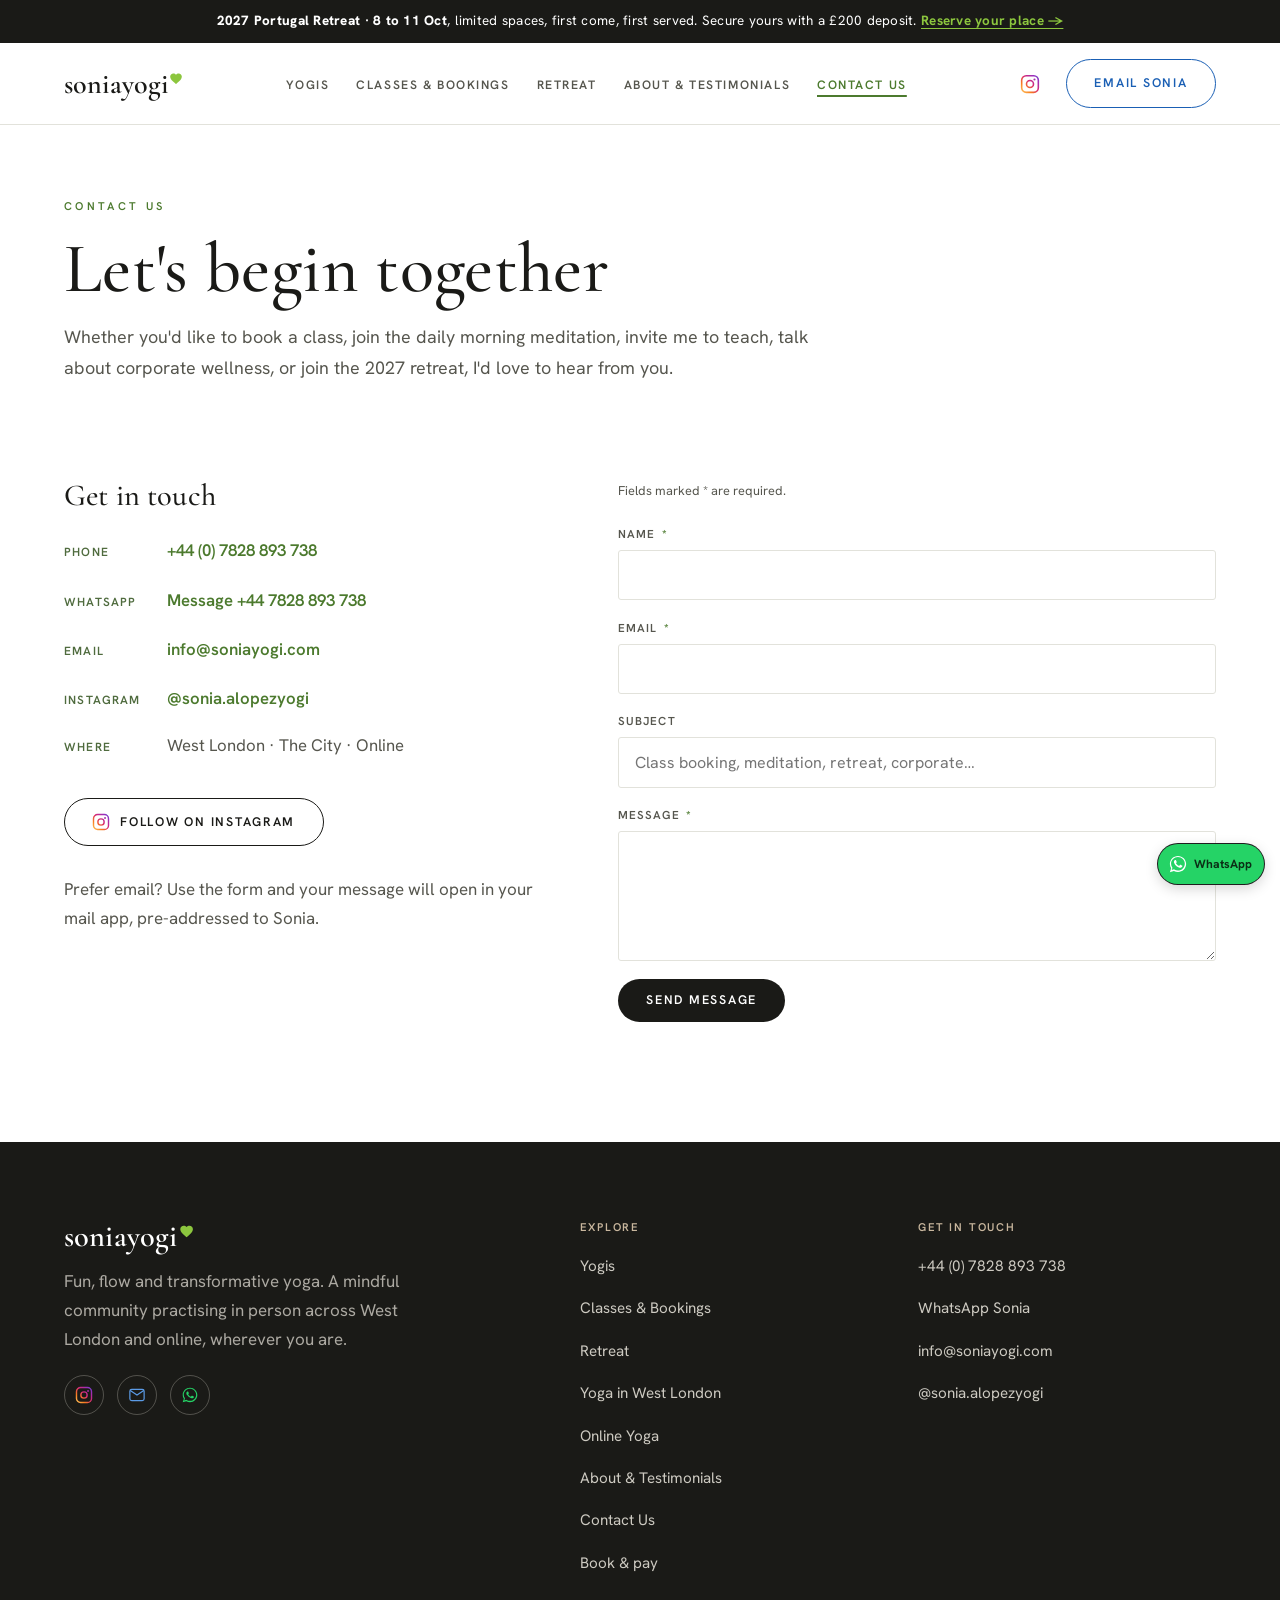
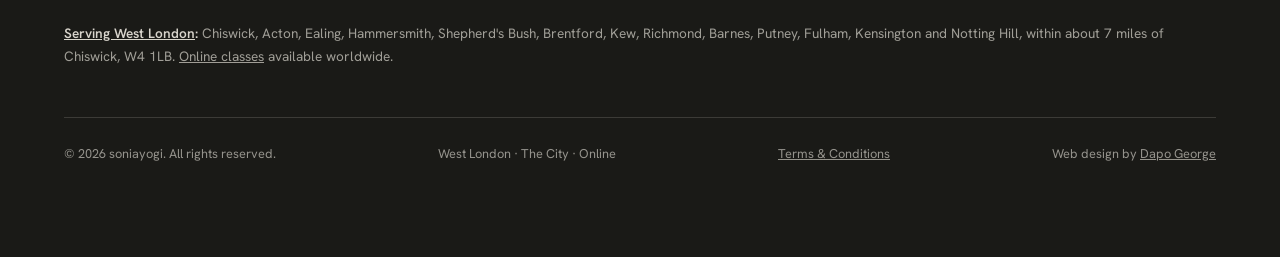
<file: contact-us.html>
<!DOCTYPE html>
<html lang="en">
<head>
<meta charset="UTF-8">
<meta name="viewport" content="width=device-width, initial-scale=1">
<!-- Google tag (gtag.js) -->
<script async src="https://www.googletagmanager.com/gtag/js?id=G-P2XMLJMWQG"></script>
<script>
  window.dataLayer = window.dataLayer || [];
  function gtag(){dataLayer.push(arguments);}
  gtag('js', new Date());
  gtag('config', 'G-P2XMLJMWQG');
</script>

<title>Contact Sonia | Book Yoga, Meditation, Corporate &amp; Retreats, soniayogi</title>
<meta name="description" content="Contact Sonia to book online or in-person yoga in West London, join the daily morning meditation, invite her to teach, arrange corporate wellness, or join the 2027 Portugal retreat.">
<meta name="keywords" content="contact yoga teacher West London, book yoga, morning meditation, invite yoga instructor, corporate yoga enquiry, yoga retreat booking">
<meta name="robots" content="index, follow">
<link rel="canonical" href="https://soniayogi.com/contact-us">
<meta name="geo.region" content="GB-LND">
<meta name="geo.placename" content="Chiswick, West London">
<meta name="geo.position" content="51.4912;-0.2554">
<meta name="ICBM" content="51.4912, -0.2554">

<meta property="og:type" content="website">
<meta property="og:site_name" content="soniayogi">
<meta property="og:title" content="Contact Sonia, soniayogi">
<meta property="og:description" content="Book yoga & meditation, invite Sonia to teach, arrange corporate wellness, or join the 2027 Portugal retreat.">
<meta property="og:url" content="https://soniayogi.com/contact-us">
<meta property="og:image" content="https://soniayogi.com/images/hero-sonia.jpg">
<meta property="og:locale" content="en_GB">
<meta name="twitter:card" content="summary_large_image">
<meta name="twitter:title" content="Contact Sonia, soniayogi">
<meta name="twitter:description" content="Book yoga & meditation, invite Sonia to teach, or join the 2027 Portugal retreat.">
<meta name="twitter:image" content="https://soniayogi.com/images/hero-sonia.jpg">

<link rel="preconnect" href="https://fonts.googleapis.com">
<link rel="preconnect" href="https://fonts.gstatic.com" crossorigin>
<link rel="stylesheet" href="assets/haven.css?v=9">

<script type="application/ld+json">
{
  "@context": "https://schema.org",
  "@type": "ContactPage",
  "url": "https://soniayogi.com/contact-us",
  "name": "Contact soniayogi",
  "mainEntity": {
    "@type": ["LocalBusiness", "HealthAndBeautyBusiness", "YogaStudio"],
    "@id": "https://soniayogi.com/#business",
    "name": "soniayogi",
    "description": "Yoga teacher in Chiswick (W4), West London and online. Private one to one and small-group sessions, hybrid Yang & Yin and Yogasana classes, morning meditation, corporate wellness and retreats.",
    "url": "https://soniayogi.com/",
    "email": "info@soniayogi.com",
    "telephone": "+44-7828-893738",
    "image": "https://soniayogi.com/images/hero-sonia.jpg",
    "priceRange": "££",
    "currenciesAccepted": "GBP",
    "address": { "@type": "PostalAddress", "streetAddress": "Chiswick", "addressLocality": "London", "addressRegion": "Greater London", "postalCode": "W4 1LB", "addressCountry": "GB" },
    "geo": { "@type": "GeoCoordinates", "latitude": 51.4912, "longitude": -0.2554 },
    "hasMap": "https://www.google.com/maps/search/?api=1&query=W4+1LB",
    "areaServed": [
      { "@type": "Place", "name": "Chiswick" },
      { "@type": "Place", "name": "Acton" },
      { "@type": "Place", "name": "Ealing" },
      { "@type": "Place", "name": "Hammersmith" },
      { "@type": "Place", "name": "Shepherd's Bush" },
      { "@type": "Place", "name": "Brentford" },
      { "@type": "Place", "name": "Kew" },
      { "@type": "Place", "name": "Richmond" },
      { "@type": "Place", "name": "Barnes" },
      { "@type": "Place", "name": "Putney" },
      { "@type": "Place", "name": "Fulham" },
      { "@type": "Place", "name": "Kensington" },
      { "@type": "Place", "name": "Notting Hill" },
      { "@type": "Place", "name": "City of London" },
      { "@type": "Place", "name": "Online / Worldwide" }
    ],
    "serviceArea": { "@type": "GeoCircle", "geoMidpoint": { "@type": "GeoCoordinates", "latitude": 51.4912, "longitude": -0.2554 }, "geoRadius": "11000" },
    "sameAs": ["https://www.instagram.com/sonia.alopezyogi"]
  }
}
</script>
<style id="site-fixes">
/* ---------- thin line frame on images ---------- */
.hero-img,.svc .ph,.class-media,.about-img,.stillness-img,.retreat-feature-media,.retreat-detail .media,.rt-hero-img,.rt-media.single img{outline:1px solid var(--ink);outline-offset:7px;box-shadow:none;}
.band-sage .stillness-img,.band-sage .retreat-feature-media,.band-sage .retreat-detail .media,.band-sage .rt-media.single img{outline-color:rgba(255,255,255,.75);}
.svc .ph{margin-bottom:calc(1.4rem + 8px);}

/* instagram brand colours */
.footer-social a:hover .ig-color *{stroke:#fff;}
.footer-social a:hover .ig-color circle:last-child{fill:#fff;}

/* email buttons, blue */
.footer-social a.email-btn{background:transparent;border-color:rgba(250,246,236,.25);color:#5B9BE6;}
.footer-social a.email-btn:hover{background:transparent;border-color:#5B9BE6;color:#8AB8F0;}
.btn-email{background:transparent;border-color:#1A5FB4;color:#1A5FB4;}
.btn-email:hover{background:transparent;border-color:#134A8E;color:#134A8E;transform:translateY(-2px);}
/* email buttons, blue */
.footer-social a.email-btn{background:transparent;border-color:rgba(250,246,236,.25);color:#5B9BE6;}
.footer-social a.email-btn:hover{background:transparent;border-color:#5B9BE6;color:#8AB8F0;}
.btn-email{background:transparent;border-color:#1A5FB4;color:#1A5FB4;}
.btn-email:hover{background:transparent;border-color:#134A8E;color:#134A8E;transform:translateY(-2px);}
/* instagram brand colours */
.footer-social a:hover .ig-color *{stroke:#fff;}
.footer-social a:hover .ig-color circle:last-child{fill:#fff;}
/* ---------- WhatsApp ---------- */
.wa-fab{position:fixed;right:16px;bottom:16px;z-index:90;display:inline-flex;align-items:center;justify-content:center;gap:6px;height:40px;padding:0 12px 0 10px;border-radius:999px;background:#25D366;color:#fff;text-decoration:none;font-family:var(--body);font-weight:700;font-size:12px;box-shadow:0 0 0 1px var(--ink),0 4px 14px rgba(0,0,0,.18);transition:transform .2s ease,background .2s ease;}
.wa-fab svg{width:20px;height:20px;flex-shrink:0;}
.wa-fab .wa-fab-text{color:#0B2E16;}
.wa-fab:hover{background:#1EBE5A;transform:translateY(-2px);}
.wa-fab:focus-visible{outline:3px solid var(--ink);outline-offset:4px;}
@media(max-width:640px){.wa-fab{width:40px;padding:0 !important;}.wa-fab .wa-fab-text{position:absolute;width:1px;height:1px;overflow:hidden;clip:rect(0 0 0 0);white-space:nowrap;}}
@media(prefers-reduced-motion:reduce){.wa-fab{transition:none;}.wa-fab:hover{transform:none;}}
@media print{.wa-fab{display:none;}}
.footer-social a.wa-btn{color:#25D366;}
.footer-social a.wa-btn:hover{background:transparent;border-color:#25D366;color:#4BE083;}
.footer-social a.wa-btn svg{width:20px;height:20px;}
.site-footer{padding-bottom:calc(2.5rem + 52px);}
</style>
</head>
<body>
<a class="skip-link" href="#main">Skip to content</a>

<!-- ANNOUNCEMENT -->
<div class="announce">
  <strong>2027 Portugal Retreat · 8 to 11 Oct</strong>, limited spaces, first come, first served. Secure yours with a £200 deposit. <a href="retreat.html">Reserve your place →</a>
</div>

<!-- HEADER -->
<header class="site-header">
  <nav class="nav" aria-label="Primary">
    <a class="brand" href="index.html">soniayogi<span class="leaf" aria-hidden="true"><svg viewBox="0 0 24 24" fill="currentColor"><path d="M12 21.35l-1.45-1.32C5.4 15.36 2 12.28 2 8.5 2 5.42 4.42 3 7.5 3c1.74 0 3.41.81 4.5 2.09C13.09 3.81 14.76 3 16.5 3 19.58 3 22 5.42 22 8.5c0 3.78-3.4 6.86-8.55 11.54L12 21.35z"/></svg></span></a>
    <ul class="nav-links">
      <li><a href="index.html">yogis</a></li>
      <li><a href="classes-bookings.html">classes &amp; bookings</a></li>
      <li><a href="retreat.html">retreat</a></li>
      <li><a href="about-testimonials.html">about &amp; testimonials</a></li>
      <li><a href="contact-us.html" class="active" aria-current="page">contact us</a></li>
    </ul>
    <div class="nav-cta">
      <a class="ig-link" href="https://www.instagram.com/sonia.alopezyogi" target="_blank" rel="noopener" aria-label="Follow @sonia.alopezyogi on Instagram">
        <svg class="ig-color" viewBox="0 0 24 24" fill="none" aria-hidden="true"><defs><linearGradient id="igg1" x1="0" y1="24" x2="24" y2="0" gradientUnits="userSpaceOnUse"><stop offset="0" stop-color="#FEDA75"/><stop offset=".3" stop-color="#FA7E1E"/><stop offset=".55" stop-color="#D62976"/><stop offset=".8" stop-color="#962FBF"/><stop offset="1" stop-color="#4F5BD5"/></linearGradient></defs><rect x="2" y="2" width="20" height="20" rx="5.5" stroke="url(#igg1)" stroke-width="1.9"/><circle cx="12" cy="12" r="4.2" stroke="url(#igg1)" stroke-width="1.9"/><circle cx="17.4" cy="6.6" r="1.3" fill="url(#igg1)"/></svg>
      </a>
      <a class="btn btn-email" href="mailto:info@soniayogi.com?subject=website%20enquiry.">Email Sonia</a>
      <button class="nav-toggle" aria-label="Toggle menu"><span></span><span></span><span></span></button>
    </div>
  </nav>
</header>
<main id="main">

<!-- PAGE HERO -->
<div class="wrap">
  <div class="page-hero" data-screen-label="Contact">
    <span class="label">Contact us</span>
    <h1>Let's begin together</h1>
    <p>Whether you'd like to book a class, join the daily morning meditation, invite me to teach, talk about corporate wellness, or join the 2027 retreat, I'd love to hear from you.</p>
  </div>
</div>

<!-- CONTACT -->
<section class="section" style="padding-top:clamp(1.5rem,3vw,2.5rem);"><div class="wrap">
  <div class="contact-grid">
    <div class="reveal">
      <h3 style="font-size:1.9rem;margin-bottom:1.4rem;">Get in touch</h3>
      <div class="contact-line"><span class="lbl">Phone</span><a href="tel:+447828893738">+44 (0) 7828 893 738</a></div>
      <div class="contact-line"><span class="lbl">WhatsApp</span><a href="https://wa.me/447828893738?text=Hi%20Sonia%2C%20I%20found%20you%20on%20soniayogi.com%20and%20would%20like%20to%20ask%20about" target="_blank" rel="noopener">Message +44 7828 893 738</a></div>
      <div class="contact-line"><span class="lbl">Email</span><a href="mailto:info@soniayogi.com">info@soniayogi.com</a></div>
      <div class="contact-line"><span class="lbl">Instagram</span><a href="https://www.instagram.com/sonia.alopezyogi" target="_blank" rel="noopener">@sonia.alopezyogi</a></div>
      <div class="contact-line"><span class="lbl">Where</span><span style="color:var(--soft);">West London · The City · Online</span></div>

      <a href="https://www.instagram.com/sonia.alopezyogi" target="_blank" rel="noopener" class="btn btn-ghost" style="margin-top:1.4rem;display:inline-flex;align-items:center;gap:.6rem;">
        <svg class="ig-color" viewBox="0 0 24 24" fill="none" aria-hidden="true" style="width:18px;height:18px;"><defs><linearGradient id="igg2" x1="0" y1="24" x2="24" y2="0" gradientUnits="userSpaceOnUse"><stop offset="0" stop-color="#FEDA75"/><stop offset=".3" stop-color="#FA7E1E"/><stop offset=".55" stop-color="#D62976"/><stop offset=".8" stop-color="#962FBF"/><stop offset="1" stop-color="#4F5BD5"/></linearGradient></defs><rect x="2" y="2" width="20" height="20" rx="5.5" stroke="url(#igg2)" stroke-width="1.9"/><circle cx="12" cy="12" r="4.2" stroke="url(#igg2)" stroke-width="1.9"/><circle cx="17.4" cy="6.6" r="1.3" fill="url(#igg2)"/></svg>
        Follow on Instagram
      </a>

      <p style="margin-top:1.8rem;color:var(--soft);">Prefer email? Use the form and your message will open in your mail app, pre-addressed to Sonia.</p>
    </div>

    <form class="contact-form reveal" id="contactForm" action="https://formspree.io/f/YOUR_FORM_ID" method="POST">
      <p class="form-note">Fields marked <span aria-hidden="true">*</span><span class="visually-hidden"> required</span> are required.</p>
      <div class="field">
        <label for="name">Name <span class="req" aria-hidden="true">*</span></label>
        <input type="text" id="name" name="name" required aria-required="true" autocomplete="name">
      </div>
      <div class="field">
        <label for="email">Email <span class="req" aria-hidden="true">*</span></label>
        <input type="email" id="email" name="email" required aria-required="true" autocomplete="email">
      </div>
      <div class="field">
        <label for="subject">Subject</label>
        <input type="text" id="subject" name="subject" autocomplete="off" placeholder="Class booking, meditation, retreat, corporate…">
      </div>
      <div class="field">
        <label for="message">Message <span class="req" aria-hidden="true">*</span></label>
        <textarea id="message" name="message" required aria-required="true"></textarea>
      </div>
      <input type="text" name="_gotcha" tabindex="-1" autocomplete="off" aria-hidden="true" style="position:absolute;left:-9999px;width:1px;height:1px;opacity:0;">
      <button type="submit" class="btn btn-solid" style="justify-self:start;">Send message</button>
      <p id="formNote" role="status" aria-live="polite" style="font-size:.9rem;color:var(--sage-deep);margin:0;"></p>
    </form>
  </div>
</div></section>

<!-- FOOTER -->
</main>
<footer class="site-footer">
  <div class="footer-grid">
    <div class="footer-brand">
      <a class="brand" href="index.html">soniayogi<span class="leaf" aria-hidden="true"><svg viewBox="0 0 24 24" fill="currentColor"><path d="M12 21.35l-1.45-1.32C5.4 15.36 2 12.28 2 8.5 2 5.42 4.42 3 7.5 3c1.74 0 3.41.81 4.5 2.09C13.09 3.81 14.76 3 16.5 3 19.58 3 22 5.42 22 8.5c0 3.78-3.4 6.86-8.55 11.54L12 21.35z"/></svg></span></a>
      <p>Fun, flow and transformative yoga. A mindful community practising in person across West London and online, wherever you are.</p>
      <div class="footer-social">
        <a href="https://www.instagram.com/sonia.alopezyogi" target="_blank" rel="noopener" aria-label="Instagram @sonia.alopezyogi">
          <svg class="ig-color" viewBox="0 0 24 24" fill="none" aria-hidden="true"><defs><linearGradient id="igg3" x1="0" y1="24" x2="24" y2="0" gradientUnits="userSpaceOnUse"><stop offset="0" stop-color="#FEDA75"/><stop offset=".3" stop-color="#FA7E1E"/><stop offset=".55" stop-color="#D62976"/><stop offset=".8" stop-color="#962FBF"/><stop offset="1" stop-color="#4F5BD5"/></linearGradient></defs><rect x="2" y="2" width="20" height="20" rx="5.5" stroke="url(#igg3)" stroke-width="1.9"/><circle cx="12" cy="12" r="4.2" stroke="url(#igg3)" stroke-width="1.9"/><circle cx="17.4" cy="6.6" r="1.3" fill="url(#igg3)"/></svg>
        </a>
        <a class="email-btn" href="mailto:info@soniayogi.com" aria-label="Email info@soniayogi.com">
          <svg viewBox="0 0 24 24" fill="none" aria-hidden="true"><rect x="2.5" y="4.5" width="19" height="15" rx="2.5" stroke="currentColor" stroke-width="1.6"/><path d="M3 6l9 6 9-6" stroke="currentColor" stroke-width="1.6" fill="none"/></svg>
        </a>
        <a class="wa-btn" href="https://wa.me/447828893738?text=Hi%20Sonia%2C%20I%20found%20you%20on%20soniayogi.com%20and%20would%20like%20to%20ask%20about" target="_blank" rel="noopener" aria-label="WhatsApp +44 7828 893 738"><svg width="18" height="18" style="width:18px;height:18px;" viewBox="0 0 32 32" aria-hidden="true"><path fill="currentColor" d="M16 3C8.8 3 3 8.7 3 15.8c0 2.5.7 4.9 2.1 7L3 29l6.4-2c2 1.1 4.3 1.7 6.6 1.7 7.2 0 13-5.7 13-12.8S23.2 3 16 3zm0 23.4c-2.1 0-4.1-.6-5.9-1.7l-.4-.3-3.8 1.2 1.2-3.7-.3-.4c-1.2-1.8-1.9-3.9-1.9-6 0-6 4.9-10.7 11-10.7s11 4.8 11 10.7-4.9 10.9-10.9 10.9zm6-8c-.3-.2-1.9-1-2.2-1.1-.3-.1-.5-.2-.7.2-.2.3-.8 1-1 1.2-.2.2-.4.2-.7.1-.3-.2-1.4-.5-2.6-1.6-1-.9-1.6-1.9-1.8-2.2-.2-.3 0-.5.1-.7l.5-.6c.2-.2.2-.3.3-.6.1-.2 0-.4 0-.6-.1-.2-.7-1.7-1-2.3-.3-.6-.5-.5-.7-.5h-.6c-.2 0-.6.1-.9.4-.3.3-1.2 1.1-1.2 2.7s1.2 3.1 1.4 3.4c.2.2 2.3 3.5 5.6 4.9.8.3 1.4.5 1.9.7.8.2 1.5.2 2.1.1.6-.1 1.9-.8 2.2-1.5.3-.7.3-1.4.2-1.5-.1-.2-.3-.3-.6-.4z"/></svg></a>
      </div>
    </div>
    <div class="footer-col">
      <h4>Explore</h4>
      <ul>
        <li><a href="index.html">Yogis</a></li>
        <li><a href="classes-bookings.html">Classes &amp; Bookings</a></li>
        <li><a href="retreat.html">Retreat</a></li>
        <li><a href="yoga-west-london.html">Yoga in West London</a></li>
        <li><a href="online-yoga.html">Online Yoga</a></li>
        <li><a href="about-testimonials.html">About &amp; Testimonials</a></li>
        <li><a href="contact-us.html">Contact Us</a></li>
        <li><a href="pay.html">Book &amp; pay</a></li>
      </ul>
    </div>
    <div class="footer-col">
      <h4>Get in touch</h4>
      <ul>
        <li><a href="tel:+447828893738">+44 (0) 7828 893 738</a></li>
        <li><a href="https://wa.me/447828893738?text=Hi%20Sonia%2C%20I%20found%20you%20on%20soniayogi.com%20and%20would%20like%20to%20ask%20about" target="_blank" rel="noopener">WhatsApp Sonia</a></li>
        <li><a href="mailto:info@soniayogi.com">info@soniayogi.com</a></li>
        <li><a href="https://www.instagram.com/sonia.alopezyogi" target="_blank" rel="noopener">@sonia.alopezyogi</a></li>
      </ul>
    </div>
  </div>
  <div class="footer-areas">
    <strong><a href="yoga-west-london.html">Serving West London</a>:</strong> Chiswick, Acton, Ealing, Hammersmith, Shepherd's Bush, Brentford, Kew, Richmond, Barnes, Putney, Fulham, Kensington and Notting Hill, within about 7 miles of Chiswick, W4 1LB. <a href="online-yoga.html">Online classes</a> available worldwide.
  </div>
  <div class="footer-bottom">
    <span>© 2026 soniayogi. All rights reserved.</span>
    <span>West London · The City · Online</span>
    <span><a href="terms.html">Terms &amp; Conditions</a></span>
    <span>Web design by <a href="https://dapogeorge.com" target="_blank" rel="noopener">Dapo George</a></span>
  </div>
</footer>

<a class="wa-fab" style="position:fixed;right:16px;bottom:16px;z-index:90;display:inline-flex;align-items:center;justify-content:center;gap:6px;height:40px;padding:0 12px 0 10px;border-radius:999px;background:#25D366;text-decoration:none;font:700 12px/1 'Hanken Grotesk',sans-serif;box-shadow:0 0 0 1px #1E1E1E,0 4px 14px rgba(0,0,0,.18);" href="https://wa.me/447828893738?text=Hi%20Sonia%2C%20I%20found%20you%20on%20soniayogi.com%20and%20would%20like%20to%20ask%20about" target="_blank" rel="noopener" aria-label="Chat with Sonia on WhatsApp, +44 7828 893 738"><svg width="20" height="20" style="width:20px;height:20px;flex-shrink:0;color:#fff;" viewBox="0 0 32 32" aria-hidden="true"><path fill="currentColor" d="M16 3C8.8 3 3 8.7 3 15.8c0 2.5.7 4.9 2.1 7L3 29l6.4-2c2 1.1 4.3 1.7 6.6 1.7 7.2 0 13-5.7 13-12.8S23.2 3 16 3zm0 23.4c-2.1 0-4.1-.6-5.9-1.7l-.4-.3-3.8 1.2 1.2-3.7-.3-.4c-1.2-1.8-1.9-3.9-1.9-6 0-6 4.9-10.7 11-10.7s11 4.8 11 10.7-4.9 10.9-10.9 10.9zm6-8c-.3-.2-1.9-1-2.2-1.1-.3-.1-.5-.2-.7.2-.2.3-.8 1-1 1.2-.2.2-.4.2-.7.1-.3-.2-1.4-.5-2.6-1.6-1-.9-1.6-1.9-1.8-2.2-.2-.3 0-.5.1-.7l.5-.6c.2-.2.2-.3.3-.6.1-.2 0-.4 0-.6-.1-.2-.7-1.7-1-2.3-.3-.6-.5-.5-.7-.5h-.6c-.2 0-.6.1-.9.4-.3.3-1.2 1.1-1.2 2.7s1.2 3.1 1.4 3.4c.2.2 2.3 3.5 5.6 4.9.8.3 1.4.5 1.9.7.8.2 1.5.2 2.1.1.6-.1 1.9-.8 2.2-1.5.3-.7.3-1.4.2-1.5-.1-.2-.3-.3-.6-.4z"/></svg><span class="wa-fab-text" style="color:#0B2E16;">WhatsApp</span></a>
<script src="assets/site.js"></script>
<script>
  (function () {
    var form = document.getElementById('contactForm');
    var note = document.getElementById('formNote');
    var action = form.getAttribute('action') || '';
    var configured = action.indexOf('YOUR_FORM_ID') === -1 && action.indexOf('formspree.io') !== -1;

    form.addEventListener('submit', function (e) {
      e.preventDefault();

      // Fallback: if Formspree isn't set up yet, open the visitor's email app.
      if (!configured) {
        var subjectF = document.getElementById('subject').value || 'Website enquiry';
        var body = encodeURIComponent(
          document.getElementById('message').value + '\n\nFrom: ' +
          document.getElementById('name').value + ' (' + document.getElementById('email').value + ')'
        );
        window.location.href = 'mailto:info@soniayogi.com?subject=' + encodeURIComponent(subjectF) + '&body=' + body;
        note.style.color = 'var(--sage-deep)';
        note.textContent = 'Opening your email app… if nothing happens, email info@soniayogi.com directly.';
        return;
      }

      var btn = form.querySelector('button[type="submit"]');
      btn.disabled = true;
      note.style.color = 'var(--sage-deep)';
      note.textContent = 'Sending…';

      fetch(action, {
        method: 'POST',
        body: new FormData(form),
        headers: { 'Accept': 'application/json' }
      }).then(function (res) {
        if (res.ok) {
          form.reset();
          note.style.color = 'var(--green)';
          note.textContent = 'Thank you, your message has been sent. Sonia will be in touch soon.';
        } else {
          return res.json().then(function (data) {
            var msg = (data && data.errors) ? data.errors.map(function (x) { return x.message; }).join(', ') : 'Something went wrong.';
            throw new Error(msg);
          });
        }
      }).catch(function (err) {
        note.style.color = 'var(--clay)';
        note.textContent = 'Sorry, that didn\u2019t send (' + err.message + '). Please email info@soniayogi.com directly.';
      }).finally(function () {
        btn.disabled = false;
      });
    });
  })();

  // pre-fill subject from URL (e.g. ?subject=private-sessions)
  (function () {
    var params = new URLSearchParams(window.location.search);
    var s = params.get('subject');
    if (!s) return;
    var map = {
      'private-sessions': 'Private sessions enquiry',
      'corporate': 'Corporate yoga enquiry',
      'retreat': '2027 Portugal retreat',
      'meditation': 'Morning meditations'
    };
    var field = document.getElementById('subject');
    if (field) field.value = map[s] || s;
  })();
</script>
</body>
</html>
</file>
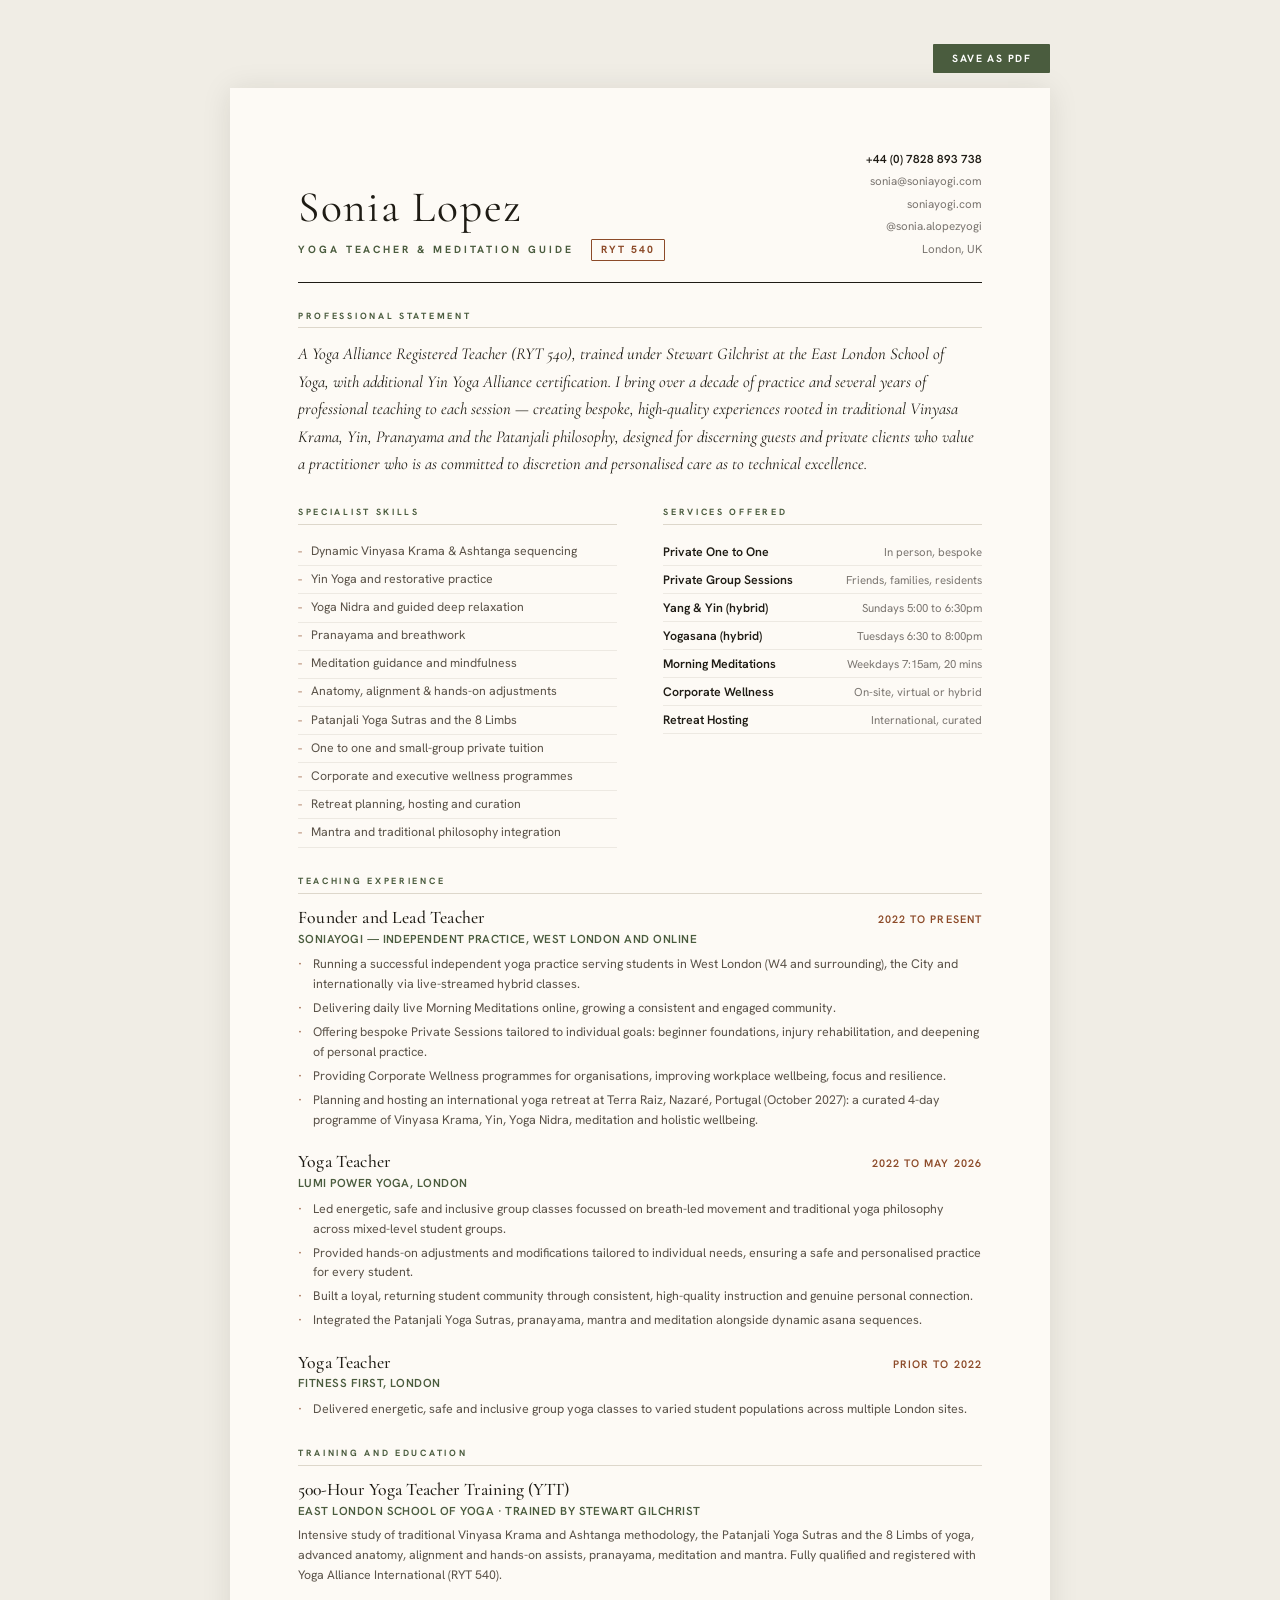
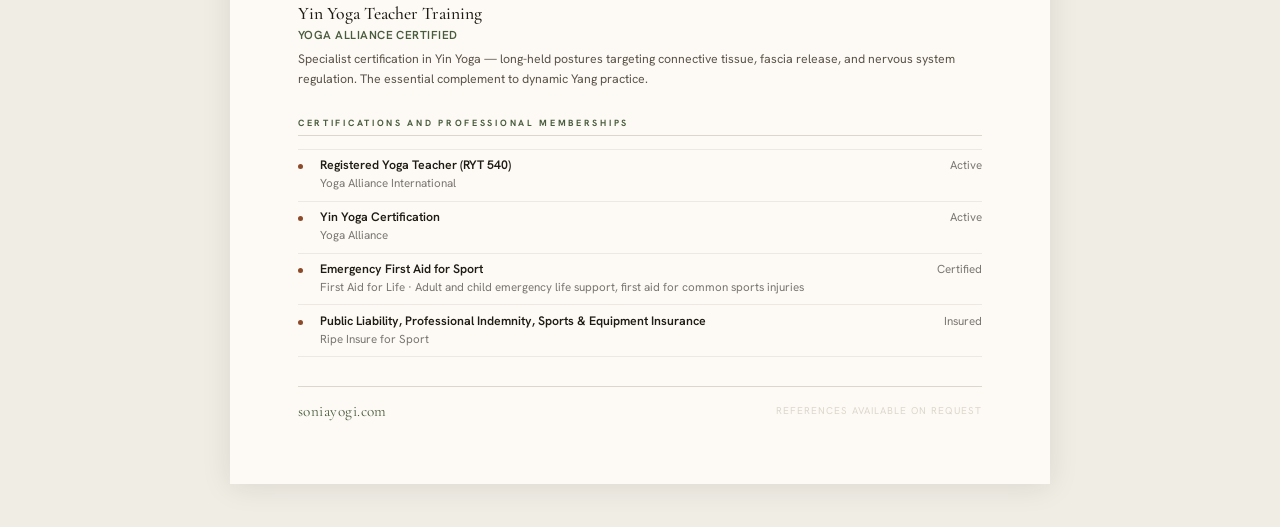
<file: CV-Sonia-Lopez.html>
<!DOCTYPE html>
<html lang="en">
<head>
<meta charset="UTF-8">
<meta name="viewport" content="width=device-width, initial-scale=1">
<title>Sonia Lopez RYT540 — Yoga Teacher</title>
<link rel="preconnect" href="https://fonts.googleapis.com">
<link rel="preconnect" href="https://fonts.gstatic.com" crossorigin>
<link href="https://fonts.googleapis.com/css2?family=Cormorant+Garamond:ital,wght@0,400;0,500;0,600;1,400;1,500&family=Hanken+Grotesk:wght@300;400;500;600;700&display=swap" rel="stylesheet">
<style>
  :root{
    --ink:#1E1B14; --soft:#5A5248; --faint:#7A7570;
    --line:#DDD7CB; --line-lt:#EDE9E2;
    --bg:#F0EDE5; --white:#FDFAF5;
    --sage:#4A5C3E; --clay:#8C4A28;
    --serif:'Cormorant Garamond',Georgia,serif;
    --sans:'Hanken Grotesk',-apple-system,BlinkMacSystemFont,sans-serif;
  }
  *,*::before,*::after{box-sizing:border-box;margin:0;padding:0;}
  html{font-size:14.5px;-webkit-font-smoothing:antialiased;color:var(--ink);}
  body{font-family:var(--sans);background:var(--bg);padding:clamp(1.5rem,5vw,3rem) 1rem;}
  a{color:inherit;text-decoration:none;}

  /* ── page container ── */
  .page{
    background:var(--white);
    max-width:820px;
    margin:0 auto;
    padding:60px 68px 64px;
    box-shadow:0 2px 28px rgba(30,27,20,.1);
  }

  /* ── header ── */
  .cv-head{
    display:grid;
    grid-template-columns:1fr auto;
    gap:2rem;
    align-items:end;
    padding-bottom:1.5rem;
    border-bottom:1px solid var(--ink);
    margin-bottom:1.8rem;
  }
  .cv-name{
    font-family:var(--serif);
    font-size:3rem;
    font-weight:400;
    letter-spacing:0.04em;
    line-height:1;
    color:var(--ink);
  }
  .cv-sub{
    display:flex;
    align-items:center;
    gap:1.2rem;
    margin-top:0.65rem;
    flex-wrap:wrap;
  }
  .cv-title{
    font-family:var(--sans);
    font-size:0.72rem;
    font-weight:700;
    letter-spacing:0.28em;
    text-transform:uppercase;
    color:var(--sage);
  }
  .cv-ryt{
    font-family:var(--sans);
    font-size:0.72rem;
    font-weight:700;
    letter-spacing:0.18em;
    text-transform:uppercase;
    color:var(--clay);
    padding:.32em .9em;
    border:1px solid var(--clay);
    border-radius:1px;
    white-space:nowrap;
  }
  address.cv-contact{
    font-style:normal;
    text-align:right;
    font-size:0.8rem;
    line-height:1.95;
    color:var(--faint);
  }
  address.cv-contact strong{color:var(--ink);font-weight:600;}

  /* ── section label ── */
  .sec-label{
    font-family:var(--sans);
    font-size:0.62rem;
    font-weight:700;
    letter-spacing:0.3em;
    text-transform:uppercase;
    color:var(--sage);
    margin-bottom:0.9rem;
    padding-bottom:0.4rem;
    border-bottom:1px solid var(--line);
  }
  .section{margin-bottom:1.9rem;}
  .section:last-child{margin-bottom:0;}

  /* ── statement ── */
  .statement{
    font-family:var(--serif);
    font-size:1.15rem;
    font-weight:400;
    font-style:italic;
    line-height:1.65;
    color:var(--ink);
    max-width:680px;
  }

  /* ── two-col ── */
  .two-col{display:grid;grid-template-columns:1fr 1fr;gap:0 3.2rem;}

  /* ── expertise ── */
  .exp-list{list-style:none;padding:0;}
  .exp-list li{
    font-size:0.85rem;
    color:var(--soft);
    padding:.32rem 0;
    border-bottom:1px solid var(--line-lt);
    display:flex;
    gap:.6rem;
    align-items:baseline;
    line-height:1.45;
  }
  .exp-list li::before{content:'–';color:var(--clay);font-size:.7rem;flex-shrink:0;}

  /* ── offerings ── */
  .offering-row{
    display:grid;
    grid-template-columns:1fr auto;
    gap:.4rem 1.2rem;
    align-items:baseline;
    padding:.38rem 0;
    border-bottom:1px solid var(--line-lt);
    font-size:0.85rem;
  }
  .offering-row .name{font-weight:600;color:var(--ink);}
  .offering-row .detail{color:var(--faint);font-size:0.79rem;text-align:right;white-space:nowrap;}

  /* ── experience ── */
  .entry{margin-bottom:1.4rem;break-inside:avoid;}
  .entry:last-child{margin-bottom:0;}
  .entry-head{
    display:grid;
    grid-template-columns:1fr auto;
    gap:.5rem 1.5rem;
    align-items:baseline;
    margin-bottom:.18rem;
    flex-wrap:wrap;
  }
  .entry-role{
    font-family:var(--serif);
    font-size:1.22rem;
    font-weight:500;
    letter-spacing:0.01em;
    color:var(--ink);
  }
  .entry-date{
    font-size:0.75rem;
    font-weight:600;
    letter-spacing:0.1em;
    text-transform:uppercase;
    color:var(--clay);
    white-space:nowrap;
  }
  .entry-org{
    font-size:0.8rem;
    font-weight:600;
    color:var(--sage);
    letter-spacing:0.04em;
    margin-bottom:0.6rem;
    text-transform:uppercase;
  }
  .entry ul{padding:0;list-style:none;}
  .entry li{
    font-size:0.86rem;
    color:var(--soft);
    line-height:1.6;
    margin-bottom:.28rem;
    padding-left:1rem;
    position:relative;
  }
  .entry li::before{content:'·';position:absolute;left:0;color:var(--clay);}

  /* ── training ── */
  .training-name{
    font-family:var(--serif);
    font-size:1.22rem;
    font-weight:500;
  }
  .training-inst{
    font-size:0.8rem;
    font-weight:600;
    color:var(--sage);
    text-transform:uppercase;
    letter-spacing:0.04em;
    margin:.2rem 0 .5rem;
  }
  .training-note{
    font-size:0.85rem;
    color:var(--soft);
    line-height:1.6;
  }

  /* ── certs ── */
  .certs{list-style:none;padding:0;}
  .cert-row{
    display:grid;
    grid-template-columns:auto 1fr auto;
    gap:.4rem 1.2rem;
    align-items:baseline;
    padding:.52rem 0;
    border-bottom:1px solid var(--line-lt);
    font-size:0.85rem;
  }
  .certs li:first-child .cert-row{border-top:1px solid var(--line-lt);}
  .cert-dot{width:5px;height:5px;border-radius:50%;background:var(--clay);margin-top:.42rem;flex-shrink:0;print-color-adjust:exact;-webkit-print-color-adjust:exact;}
  .cert-name{font-weight:600;color:var(--ink);line-height:1.45;}
  .cert-detail{color:var(--faint);font-size:0.8rem;text-align:right;}

  /* ── footer ── */
  .cv-foot{
    margin-top:2rem;
    padding-top:1rem;
    border-top:1px solid var(--line);
    display:flex;
    justify-content:space-between;
    align-items:center;
    flex-wrap:wrap;
    gap:.5rem;
  }
  .cv-foot .site{
    font-family:var(--serif);
    font-size:1.05rem;
    color:var(--sage);
    letter-spacing:0.03em;
  }
  .cv-foot small{font-size:0.68rem;color:var(--line);letter-spacing:0.1em;text-transform:uppercase;}

  /* ── print ── */
  @media print{
    body{background:none;padding:0;}
    .page{box-shadow:none;max-width:100%;padding:0;}
    @page{margin:.65in .7in;}
    .entry,.cert-row,.offering-row{break-inside:avoid;}
    a{color:var(--ink);}
    .print-btn{display:none;}
  }

  /* ── screen helper ── */
  .print-btn{
    display:flex;justify-content:flex-end;max-width:820px;margin:0 auto 1rem;
  }
  .print-btn button{
    font-family:var(--sans);font-size:0.72rem;font-weight:700;
    letter-spacing:0.14em;text-transform:uppercase;
    background:var(--sage);color:#fff;border:none;
    padding:.8em 1.8em;border-radius:1px;cursor:pointer;transition:.2s;
  }
  .print-btn button:hover{background:var(--ink);}
</style>
</head>
<body>

<div class="print-btn"><button onclick="window.print()">Save as PDF</button></div>

<article class="page">

  <!-- HEADER -->
  <header class="cv-head">
    <div>
      <div class="cv-name">Sonia Lopez</div>
      <div class="cv-sub">
        <span class="cv-title">Yoga Teacher &amp; Meditation Guide</span>
        <span class="cv-ryt">RYT 540</span>
      </div>
    </div>
    <address class="cv-contact">
      <strong>+44 (0) 7828 893 738</strong><br>
      sonia@soniayogi.com<br>
      soniayogi.com<br>
      @sonia.alopezyogi<br>
      London, UK
    </address>
  </header>

  <!-- PROFESSIONAL STATEMENT -->
  <section class="section">
    <div class="sec-label">Professional Statement</div>
    <p class="statement">A Yoga Alliance Registered Teacher (RYT 540), trained under Stewart Gilchrist at the East London School of Yoga, with additional Yin Yoga Alliance certification. I bring over a decade of practice and several years of professional teaching to each session — creating bespoke, high-quality experiences rooted in traditional Vinyasa Krama, Yin, Pranayama and the Patanjali philosophy, designed for discerning guests and private clients who value a practitioner who is as committed to discretion and personalised care as to technical excellence.</p>
  </section>

  <!-- EXPERTISE + CURRENT OFFERINGS -->
  <div class="two-col">
    <section class="section">
      <div class="sec-label">Specialist Skills</div>
      <ul class="exp-list">
        <li>Dynamic Vinyasa Krama &amp; Ashtanga sequencing</li>
        <li>Yin Yoga and restorative practice</li>
        <li>Yoga Nidra and guided deep relaxation</li>
        <li>Pranayama and breathwork</li>
        <li>Meditation guidance and mindfulness</li>
        <li>Anatomy, alignment &amp; hands-on adjustments</li>
        <li>Patanjali Yoga Sutras and the 8 Limbs</li>
        <li>One to one and small-group private tuition</li>
        <li>Corporate and executive wellness programmes</li>
        <li>Retreat planning, hosting and curation</li>
        <li>Mantra and traditional philosophy integration</li>
      </ul>
    </section>

    <section class="section">
      <div class="sec-label">Services Offered</div>
      <div class="offering-row"><span class="name">Private One to One</span><span class="detail">In person, bespoke</span></div>
      <div class="offering-row"><span class="name">Private Group Sessions</span><span class="detail">Friends, families, residents</span></div>
      <div class="offering-row"><span class="name">Yang &amp; Yin (hybrid)</span><span class="detail">Sundays 5:00 to 6:30pm</span></div>
      <div class="offering-row"><span class="name">Yogasana (hybrid)</span><span class="detail">Tuesdays 6:30 to 8:00pm</span></div>
      <div class="offering-row"><span class="name">Morning Meditations</span><span class="detail">Weekdays 7:15am, 20 mins</span></div>
      <div class="offering-row"><span class="name">Corporate Wellness</span><span class="detail">On-site, virtual or hybrid</span></div>
      <div class="offering-row"><span class="name">Retreat Hosting</span><span class="detail">International, curated</span></div>
    </section>
  </div>

  <!-- EXPERIENCE -->
  <section class="section">
    <div class="sec-label">Teaching Experience</div>

    <div class="entry">
      <div class="entry-head">
        <span class="entry-role">Founder and Lead Teacher</span>
        <span class="entry-date">2022 to present</span>
      </div>
      <div class="entry-org">soniayogi — Independent Practice, West London and Online</div>
      <ul>
        <li>Running a successful independent yoga practice serving students in West London (W4 and surrounding), the City and internationally via live-streamed hybrid classes.</li>
        <li>Delivering daily live Morning Meditations online, growing a consistent and engaged community.</li>
        <li>Offering bespoke Private Sessions tailored to individual goals: beginner foundations, injury rehabilitation, and deepening of personal practice.</li>
        <li>Providing Corporate Wellness programmes for organisations, improving workplace wellbeing, focus and resilience.</li>
        <li>Planning and hosting an international yoga retreat at Terra Raiz, Nazaré, Portugal (October 2027): a curated 4-day programme of Vinyasa Krama, Yin, Yoga Nidra, meditation and holistic wellbeing.</li>
      </ul>
    </div>

    <div class="entry">
      <div class="entry-head">
        <span class="entry-role">Yoga Teacher</span>
        <span class="entry-date">2022 to May 2026</span>
      </div>
      <div class="entry-org">Lumi Power Yoga, London</div>
      <ul>
        <li>Led energetic, safe and inclusive group classes focussed on breath-led movement and traditional yoga philosophy across mixed-level student groups.</li>
        <li>Provided hands-on adjustments and modifications tailored to individual needs, ensuring a safe and personalised practice for every student.</li>
        <li>Built a loyal, returning student community through consistent, high-quality instruction and genuine personal connection.</li>
        <li>Integrated the Patanjali Yoga Sutras, pranayama, mantra and meditation alongside dynamic asana sequences.</li>
      </ul>
    </div>

    <div class="entry">
      <div class="entry-head">
        <span class="entry-role">Yoga Teacher</span>
        <span class="entry-date">Prior to 2022</span>
      </div>
      <div class="entry-org">Fitness First, London</div>
      <ul>
        <li>Delivered energetic, safe and inclusive group yoga classes to varied student populations across multiple London sites.</li>
      </ul>
    </div>

  </section>

  <!-- TRAINING -->
  <section class="section">
    <div class="sec-label">Training and Education</div>

    <div class="entry" style="margin-bottom:1.2rem;">
      <div class="training-name">500-Hour Yoga Teacher Training (YTT)</div>
      <div class="training-inst">East London School of Yoga · Trained by Stewart Gilchrist</div>
      <p class="training-note">Intensive study of traditional Vinyasa Krama and Ashtanga methodology, the Patanjali Yoga Sutras and the 8 Limbs of yoga, advanced anatomy, alignment and hands-on assists, pranayama, meditation and mantra. Fully qualified and registered with Yoga Alliance International (RYT 540).</p>
    </div>

    <div class="entry">
      <div class="training-name">Yin Yoga Teacher Training</div>
      <div class="training-inst">Yoga Alliance Certified</div>
      <p class="training-note">Specialist certification in Yin Yoga — long-held postures targeting connective tissue, fascia release, and nervous system regulation. The essential complement to dynamic Yang practice.</p>
    </div>
  </section>

  <!-- CERTIFICATIONS -->
  <section class="section">
    <div class="sec-label">Certifications and Professional Memberships</div>
    <ul class="certs">
      <li>
        <div class="cert-row">
          <div class="cert-dot"></div>
          <div class="cert-name">Registered Yoga Teacher (RYT 540)<br><span style="font-weight:400;color:var(--faint);font-size:.8rem;">Yoga Alliance International</span></div>
          <div class="cert-detail">Active</div>
        </div>
      </li>
      <li>
        <div class="cert-row">
          <div class="cert-dot"></div>
          <div class="cert-name">Yin Yoga Certification<br><span style="font-weight:400;color:var(--faint);font-size:.8rem;">Yoga Alliance</span></div>
          <div class="cert-detail">Active</div>
        </div>
      </li>
      <li>
        <div class="cert-row">
          <div class="cert-dot"></div>
          <div class="cert-name">Emergency First Aid for Sport<br><span style="font-weight:400;color:var(--faint);font-size:.8rem;">First Aid for Life · Adult and child emergency life support, first aid for common sports injuries</span></div>
          <div class="cert-detail">Certified</div>
        </div>
      </li>
      <li>
        <div class="cert-row">
          <div class="cert-dot"></div>
          <div class="cert-name">Public Liability, Professional Indemnity, Sports &amp; Equipment Insurance<br><span style="font-weight:400;color:var(--faint);font-size:.8rem;">Ripe Insure for Sport</span></div>
          <div class="cert-detail">Insured</div>
        </div>
      </li>
    </ul>
  </section>

  <!-- FOOTER -->
  <footer class="cv-foot">
    <span class="site">soniayogi.com</span>
    <small>References available on request</small>
  </footer>

</article>
</body>
</html>
</file>
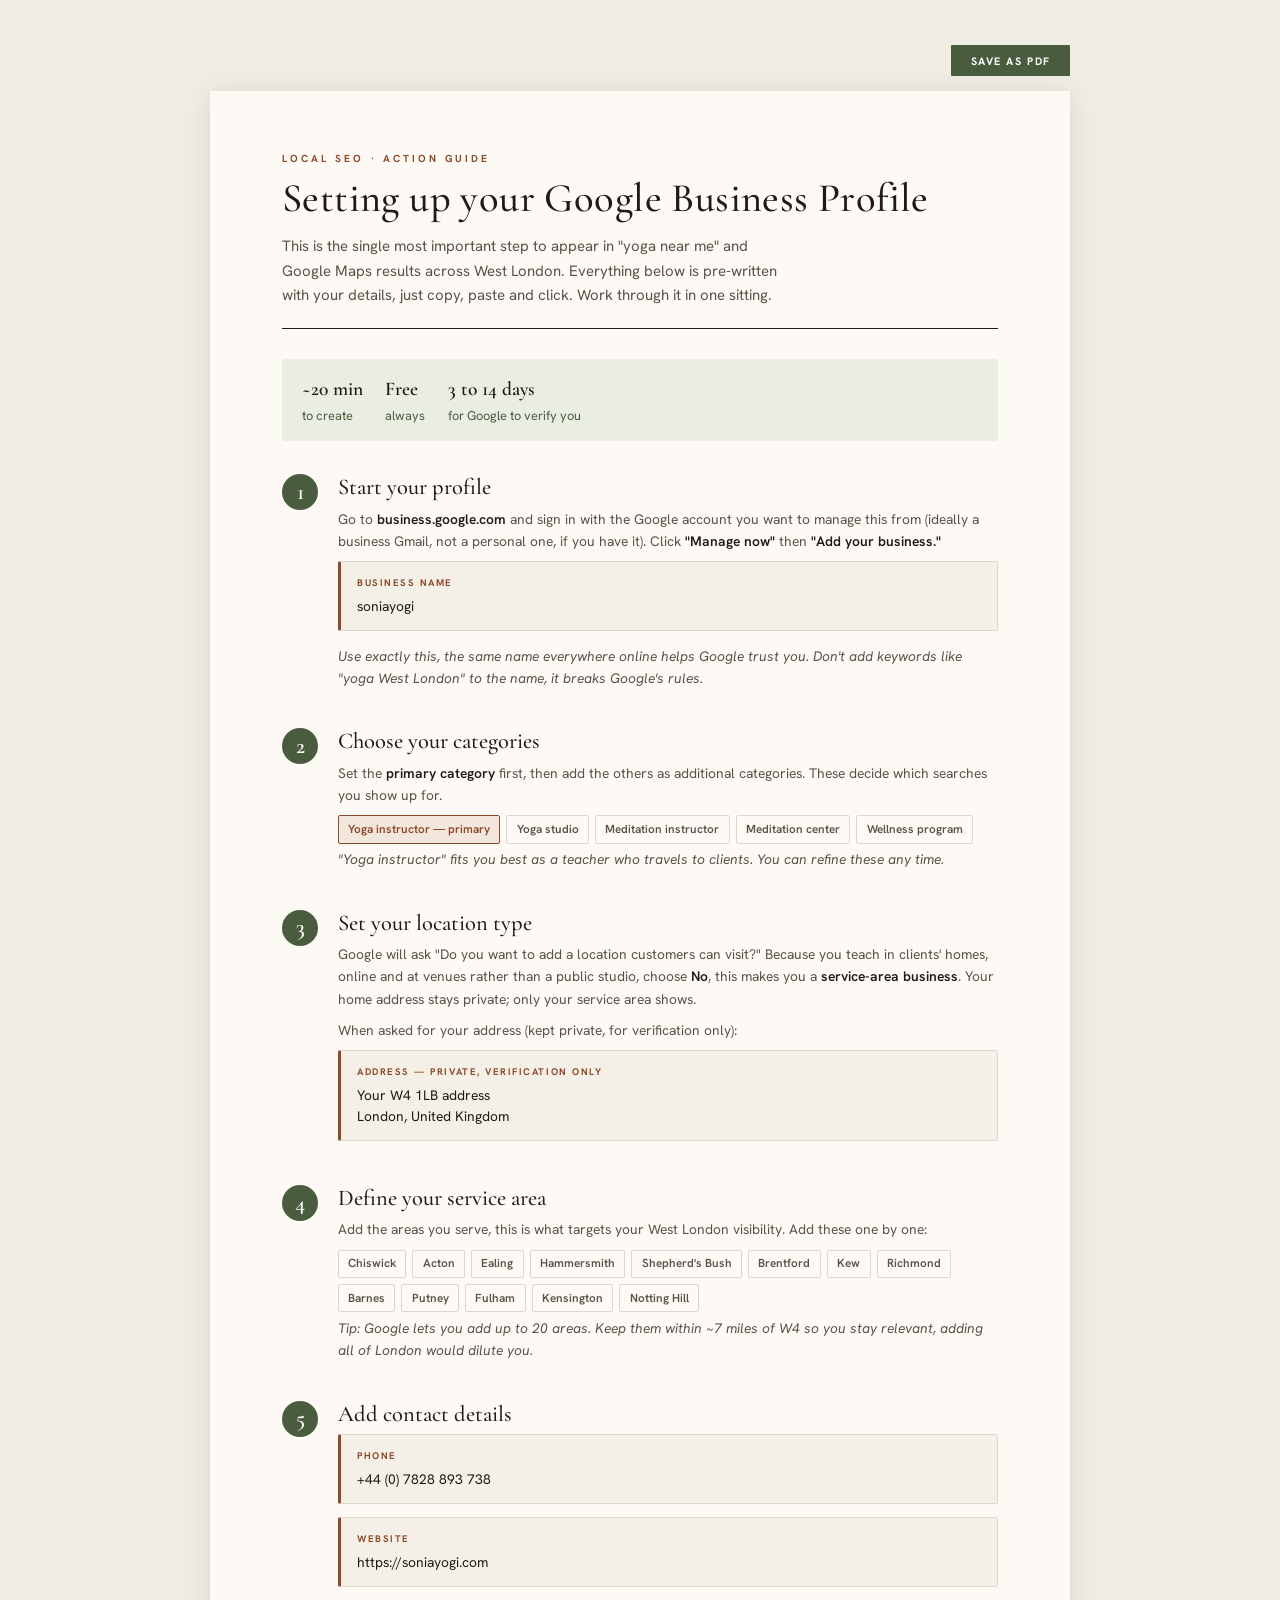
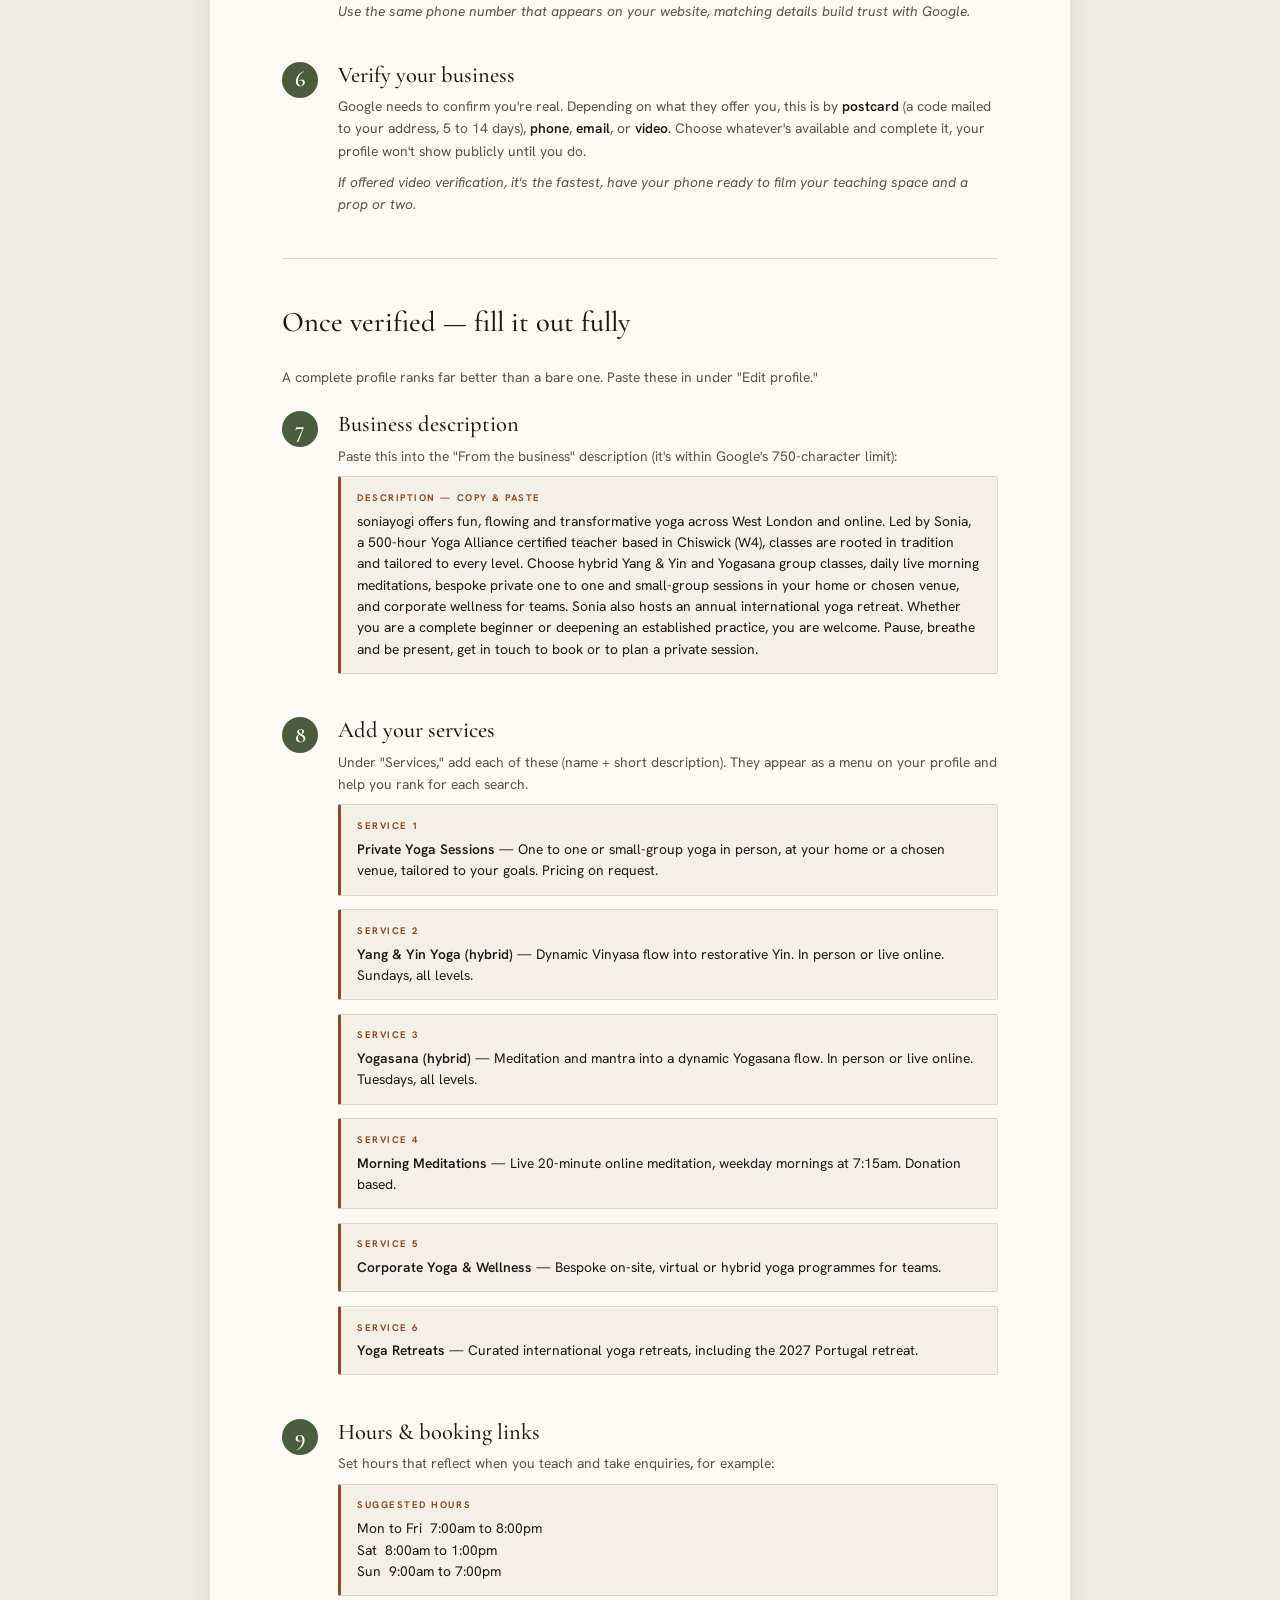
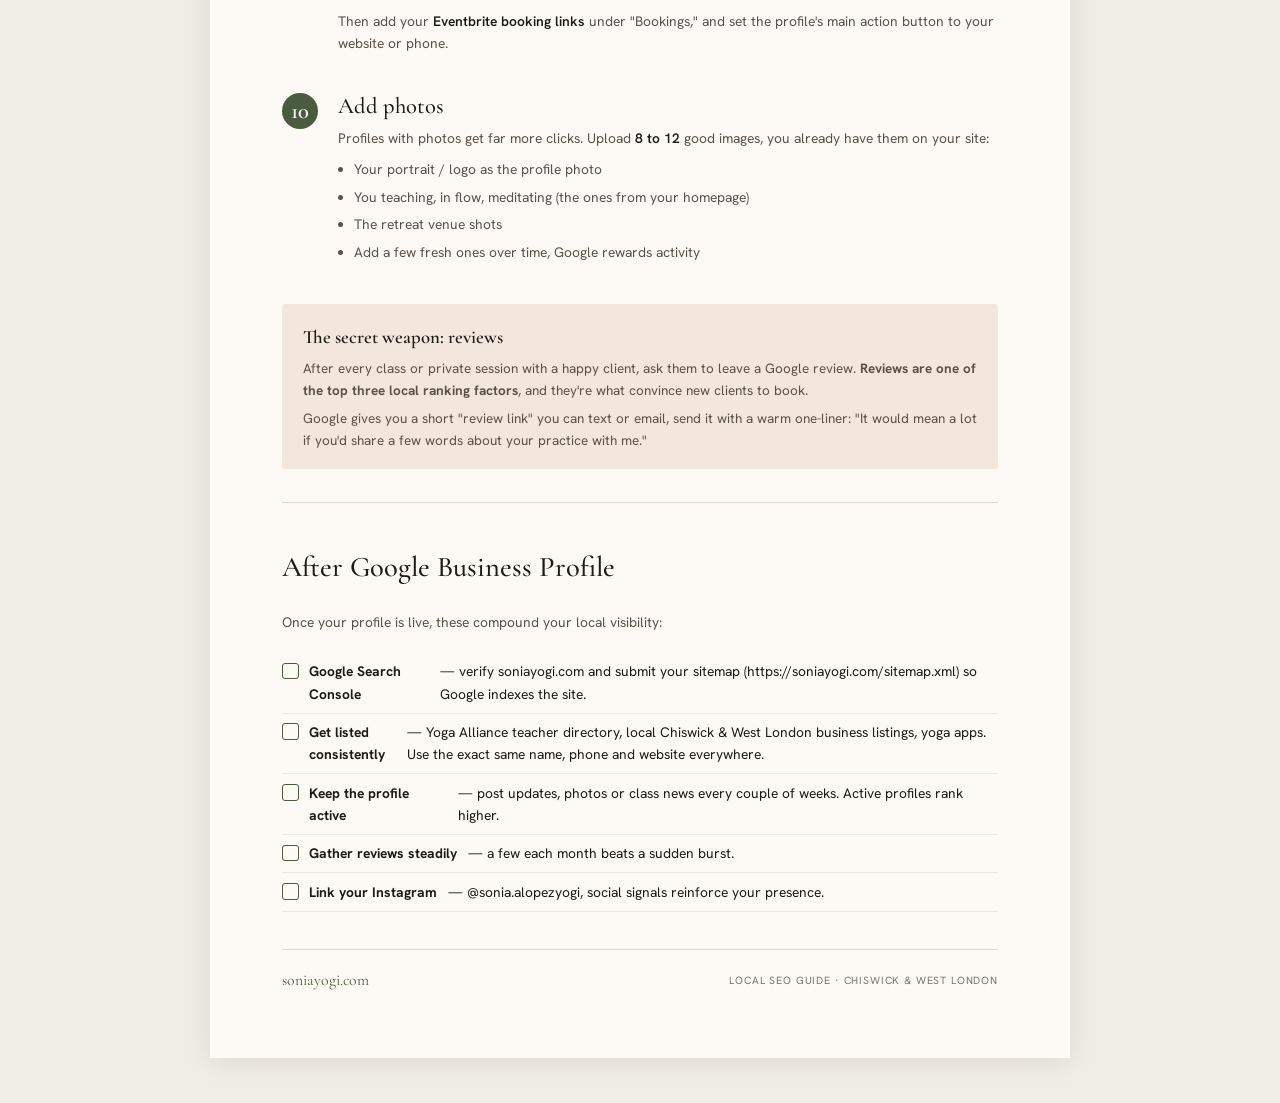
<file: Google-Business-Profile-Guide.html>
<!DOCTYPE html>
<html lang="en">
<head>
<meta charset="UTF-8">
<meta name="viewport" content="width=device-width, initial-scale=1">
<title>Google Business Profile — Setup Guide for soniayogi</title>
<link rel="preconnect" href="https://fonts.googleapis.com">
<link rel="preconnect" href="https://fonts.gstatic.com" crossorigin>
<link href="https://fonts.googleapis.com/css2?family=Cormorant+Garamond:ital,wght@0,400;0,500;0,600;1,400;1,500&family=Hanken+Grotesk:wght@300;400;500;600;700&display=swap" rel="stylesheet">
<style>
  :root{
    --ink:#1E1B14; --soft:#5A5248; --faint:#7A7570;
    --line:#DDD7CB; --line-lt:#EDE9E2;
    --bg:#F0EDE5; --white:#FDFAF5; --panel:#F4F0E8;
    --sage:#4A5C3E; --sage-soft:#EAEEE2; --clay:#8C4A28; --clay-soft:#F3E6DD;
    --serif:'Cormorant Garamond',Georgia,serif;
    --sans:'Hanken Grotesk',-apple-system,BlinkMacSystemFont,sans-serif;
  }
  *,*::before,*::after{box-sizing:border-box;margin:0;padding:0;}
  html{font-size:15px;-webkit-font-smoothing:antialiased;color:var(--ink);}
  body{font-family:var(--sans);background:var(--bg);padding:clamp(1.5rem,5vw,3rem) 1rem;line-height:1.62;}
  a{color:var(--clay);}

  .page{background:var(--white);max-width:860px;margin:0 auto;padding:60px clamp(1.5rem,6vw,72px) 64px;box-shadow:0 2px 28px rgba(30,27,20,.1);}

  /* header */
  .doc-head{border-bottom:1px solid var(--ink);padding-bottom:1.4rem;margin-bottom:2rem;}
  .doc-kicker{font-size:0.68rem;font-weight:700;letter-spacing:0.3em;text-transform:uppercase;color:var(--clay);margin-bottom:0.7rem;}
  .doc-title{font-family:var(--serif);font-size:2.7rem;font-weight:500;line-height:1.05;letter-spacing:0.01em;}
  .doc-intro{margin-top:0.9rem;color:var(--soft);font-size:1rem;max-width:62ch;}

  /* time estimate banner */
  .banner{display:flex;gap:1.5rem;flex-wrap:wrap;background:var(--sage-soft);border-radius:3px;padding:1rem 1.3rem;margin-bottom:2.2rem;}
  .banner div{font-size:0.85rem;color:var(--sage);}
  .banner strong{display:block;font-family:var(--serif);font-size:1.3rem;font-weight:600;color:var(--ink);}

  /* steps */
  .step{display:grid;grid-template-columns:auto 1fr;gap:1.3rem;margin-bottom:2rem;break-inside:avoid;}
  .step-num{font-family:var(--serif);font-size:1.5rem;font-weight:600;color:var(--white);background:var(--sage);width:2.4rem;height:2.4rem;border-radius:50%;display:flex;align-items:center;justify-content:center;line-height:1;flex-shrink:0;print-color-adjust:exact;-webkit-print-color-adjust:exact;}
  .step-body h2{font-family:var(--serif);font-size:1.5rem;font-weight:500;margin-bottom:0.5rem;line-height:1.15;}
  .step-body p{color:var(--soft);font-size:0.92rem;margin-bottom:0.6rem;}
  .step-body ul{padding-left:1.1rem;margin:0.4rem 0 0.7rem;}
  .step-body li{color:var(--soft);font-size:0.92rem;margin-bottom:0.35rem;}
  .step-body strong{color:var(--ink);font-weight:600;}

  /* copy field */
  .field{background:var(--panel);border:1px solid var(--line);border-left:3px solid var(--clay);border-radius:2px;padding:0.85rem 1.1rem;margin:0.5rem 0 0.9rem;}
  .field .lbl{font-size:0.64rem;font-weight:700;letter-spacing:0.16em;text-transform:uppercase;color:var(--clay);margin-bottom:0.35rem;}
  .field .val{font-size:0.92rem;color:var(--ink);line-height:1.55;}
  .field .val.mono{font-variant-numeric:tabular-nums;}

  .pill-row{display:flex;flex-wrap:wrap;gap:0.4rem;margin:0.5rem 0 0.3rem;}
  .pill{font-size:0.78rem;font-weight:600;background:var(--white);border:1px solid var(--line);color:var(--soft);padding:0.32em 0.8em;border-radius:2px;}
  .pill.primary{background:var(--clay-soft);border-color:var(--clay);color:var(--clay);}

  .note{font-size:0.85rem;color:var(--faint);font-style:italic;}

  .divider{height:1px;background:var(--line);margin:2.2rem 0;}

  /* callout */
  .callout{background:var(--clay-soft);border-radius:3px;padding:1.2rem 1.4rem;margin:1.5rem 0;}
  .callout h3{font-family:var(--serif);font-size:1.25rem;font-weight:600;margin-bottom:0.4rem;color:var(--ink);}
  .callout p{font-size:0.9rem;color:var(--soft);margin-bottom:0.4rem;}
  .callout p:last-child{margin-bottom:0;}

  /* section heading */
  .sec-head{font-family:var(--serif);font-size:1.9rem;font-weight:500;margin:0 0 1.4rem;padding-top:0.5rem;}

  /* checklist */
  .checklist{list-style:none;padding:0;}
  .checklist li{display:flex;gap:0.7rem;align-items:flex-start;padding:0.5rem 0;border-bottom:1px solid var(--line-lt);font-size:0.92rem;color:var(--ink);}
  .checklist li::before{content:'';width:1.1rem;height:1.1rem;border:1.5px solid var(--sage);border-radius:3px;flex-shrink:0;margin-top:0.15rem;}

  .foot{margin-top:2.5rem;padding-top:1.2rem;border-top:1px solid var(--line);display:flex;justify-content:space-between;flex-wrap:wrap;gap:0.5rem;align-items:center;}
  .foot .site{font-family:var(--serif);font-size:1.05rem;color:var(--sage);}
  .foot small{font-size:0.7rem;color:var(--faint);letter-spacing:0.08em;text-transform:uppercase;}

  .print-btn{display:flex;justify-content:flex-end;max-width:860px;margin:0 auto 1rem;}
  .print-btn button{font-family:var(--sans);font-size:0.72rem;font-weight:700;letter-spacing:0.14em;text-transform:uppercase;background:var(--sage);color:#fff;border:none;padding:.8em 1.8em;border-radius:1px;cursor:pointer;}
  .print-btn button:hover{background:var(--ink);}

  @media print{
    body{background:none;padding:0;}
    .page{box-shadow:none;max-width:100%;padding:0;}
    @page{margin:.6in .7in;}
    .step,.callout,.field,.banner{break-inside:avoid;}
    .print-btn{display:none;}
    a{color:var(--ink);}
  }
</style>
</head>
<body>

<div class="print-btn"><button onclick="window.print()">Save as PDF</button></div>

<article class="page">

  <header class="doc-head">
    <div class="doc-kicker">Local SEO · Action Guide</div>
    <h1 class="doc-title">Setting up your Google Business Profile</h1>
    <p class="doc-intro">This is the single most important step to appear in "yoga near me" and Google Maps results across West London. Everything below is pre-written with your details, just copy, paste and click. Work through it in one sitting.</p>
  </header>

  <div class="banner">
    <div><strong>~20 min</strong>to create</div>
    <div><strong>Free</strong>always</div>
    <div><strong>3 to 14 days</strong>for Google to verify you</div>
  </div>

  <!-- STEP 1 -->
  <div class="step">
    <div class="step-num">1</div>
    <div class="step-body">
      <h2>Start your profile</h2>
      <p>Go to <strong>business.google.com</strong> and sign in with the Google account you want to manage this from (ideally a business Gmail, not a personal one, if you have it). Click <strong>"Manage now"</strong> then <strong>"Add your business."</strong></p>
      <div class="field">
        <div class="lbl">Business name</div>
        <div class="val">soniayogi</div>
      </div>
      <p class="note">Use exactly this, the same name everywhere online helps Google trust you. Don't add keywords like "yoga West London" to the name, it breaks Google's rules.</p>
    </div>
  </div>

  <!-- STEP 2 -->
  <div class="step">
    <div class="step-num">2</div>
    <div class="step-body">
      <h2>Choose your categories</h2>
      <p>Set the <strong>primary category</strong> first, then add the others as additional categories. These decide which searches you show up for.</p>
      <div class="pill-row">
        <span class="pill primary">Yoga instructor — primary</span>
        <span class="pill">Yoga studio</span>
        <span class="pill">Meditation instructor</span>
        <span class="pill">Meditation center</span>
        <span class="pill">Wellness program</span>
      </div>
      <p class="note">"Yoga instructor" fits you best as a teacher who travels to clients. You can refine these any time.</p>
    </div>
  </div>

  <!-- STEP 3 -->
  <div class="step">
    <div class="step-num">3</div>
    <div class="step-body">
      <h2>Set your location type</h2>
      <p>Google will ask "Do you want to add a location customers can visit?" Because you teach in clients' homes, online and at venues rather than a public studio, choose <strong>No</strong>, this makes you a <strong>service-area business</strong>. Your home address stays private; only your service area shows.</p>
      <p>When asked for your address (kept private, for verification only):</p>
      <div class="field">
        <div class="lbl">Address — private, verification only</div>
        <div class="val mono">Your W4 1LB address<br>London, United Kingdom</div>
      </div>
    </div>
  </div>

  <!-- STEP 4 -->
  <div class="step">
    <div class="step-num">4</div>
    <div class="step-body">
      <h2>Define your service area</h2>
      <p>Add the areas you serve, this is what targets your West London visibility. Add these one by one:</p>
      <div class="pill-row">
        <span class="pill">Chiswick</span><span class="pill">Acton</span><span class="pill">Ealing</span>
        <span class="pill">Hammersmith</span><span class="pill">Shepherd's Bush</span><span class="pill">Brentford</span>
        <span class="pill">Kew</span><span class="pill">Richmond</span><span class="pill">Barnes</span>
        <span class="pill">Putney</span><span class="pill">Fulham</span><span class="pill">Kensington</span>
        <span class="pill">Notting Hill</span>
      </div>
      <p class="note">Tip: Google lets you add up to 20 areas. Keep them within ~7 miles of W4 so you stay relevant, adding all of London would dilute you.</p>
    </div>
  </div>

  <!-- STEP 5 -->
  <div class="step">
    <div class="step-num">5</div>
    <div class="step-body">
      <h2>Add contact details</h2>
      <div class="field">
        <div class="lbl">Phone</div>
        <div class="val mono">+44 (0) 7828 893 738</div>
      </div>
      <div class="field">
        <div class="lbl">Website</div>
        <div class="val">https://soniayogi.com</div>
      </div>
      <p class="note">Use the same phone number that appears on your website, matching details build trust with Google.</p>
    </div>
  </div>

  <!-- STEP 6 -->
  <div class="step">
    <div class="step-num">6</div>
    <div class="step-body">
      <h2>Verify your business</h2>
      <p>Google needs to confirm you're real. Depending on what they offer you, this is by <strong>postcard</strong> (a code mailed to your address, 5 to 14 days), <strong>phone</strong>, <strong>email</strong>, or <strong>video</strong>. Choose whatever's available and complete it, your profile won't show publicly until you do.</p>
      <p class="note">If offered video verification, it's the fastest, have your phone ready to film your teaching space and a prop or two.</p>
    </div>
  </div>

  <div class="divider"></div>

  <h2 class="sec-head">Once verified — fill it out fully</h2>
  <p style="color:var(--soft);font-size:0.92rem;margin-bottom:1.5rem;">A complete profile ranks far better than a bare one. Paste these in under "Edit profile."</p>

  <!-- DESCRIPTION -->
  <div class="step">
    <div class="step-num">7</div>
    <div class="step-body">
      <h2>Business description</h2>
      <p>Paste this into the "From the business" description (it's within Google's 750-character limit):</p>
      <div class="field">
        <div class="lbl">Description — copy &amp; paste</div>
        <div class="val">soniayogi offers fun, flowing and transformative yoga across West London and online. Led by Sonia, a 500-hour Yoga Alliance certified teacher based in Chiswick (W4), classes are rooted in tradition and tailored to every level. Choose hybrid Yang &amp; Yin and Yogasana group classes, daily live morning meditations, bespoke private one to one and small-group sessions in your home or chosen venue, and corporate wellness for teams. Sonia also hosts an annual international yoga retreat. Whether you are a complete beginner or deepening an established practice, you are welcome. Pause, breathe and be present, get in touch to book or to plan a private session.</div>
      </div>
    </div>
  </div>

  <!-- SERVICES -->
  <div class="step">
    <div class="step-num">8</div>
    <div class="step-body">
      <h2>Add your services</h2>
      <p>Under "Services," add each of these (name + short description). They appear as a menu on your profile and help you rank for each search.</p>
      <div class="field">
        <div class="lbl">Service 1</div>
        <div class="val"><strong>Private Yoga Sessions</strong> — One to one or small-group yoga in person, at your home or a chosen venue, tailored to your goals. Pricing on request.</div>
      </div>
      <div class="field">
        <div class="lbl">Service 2</div>
        <div class="val"><strong>Yang &amp; Yin Yoga (hybrid)</strong> — Dynamic Vinyasa flow into restorative Yin. In person or live online. Sundays, all levels.</div>
      </div>
      <div class="field">
        <div class="lbl">Service 3</div>
        <div class="val"><strong>Yogasana (hybrid)</strong> — Meditation and mantra into a dynamic Yogasana flow. In person or live online. Tuesdays, all levels.</div>
      </div>
      <div class="field">
        <div class="lbl">Service 4</div>
        <div class="val"><strong>Morning Meditations</strong> — Live 20-minute online meditation, weekday mornings at 7:15am. Donation based.</div>
      </div>
      <div class="field">
        <div class="lbl">Service 5</div>
        <div class="val"><strong>Corporate Yoga &amp; Wellness</strong> — Bespoke on-site, virtual or hybrid yoga programmes for teams.</div>
      </div>
      <div class="field">
        <div class="lbl">Service 6</div>
        <div class="val"><strong>Yoga Retreats</strong> — Curated international yoga retreats, including the 2027 Portugal retreat.</div>
      </div>
    </div>
  </div>

  <!-- HOURS -->
  <div class="step">
    <div class="step-num">9</div>
    <div class="step-body">
      <h2>Hours &amp; booking links</h2>
      <p>Set hours that reflect when you teach and take enquiries, for example:</p>
      <div class="field">
        <div class="lbl">Suggested hours</div>
        <div class="val mono">Mon to Fri&nbsp;&nbsp;7:00am to 8:00pm<br>Sat&nbsp;&nbsp;8:00am to 1:00pm<br>Sun&nbsp;&nbsp;9:00am to 7:00pm</div>
      </div>
      <p>Then add your <strong>Eventbrite booking links</strong> under "Bookings," and set the profile's main action button to your website or phone.</p>
    </div>
  </div>

  <!-- PHOTOS -->
  <div class="step">
    <div class="step-num">10</div>
    <div class="step-body">
      <h2>Add photos</h2>
      <p>Profiles with photos get far more clicks. Upload <strong>8 to 12</strong> good images, you already have them on your site:</p>
      <ul>
        <li>Your portrait / logo as the profile photo</li>
        <li>You teaching, in flow, meditating (the ones from your homepage)</li>
        <li>The retreat venue shots</li>
        <li>Add a few fresh ones over time, Google rewards activity</li>
      </ul>
    </div>
  </div>

  <div class="callout">
    <h3>The secret weapon: reviews</h3>
    <p>After every class or private session with a happy client, ask them to leave a Google review. <strong>Reviews are one of the top three local ranking factors</strong>, and they're what convince new clients to book.</p>
    <p>Google gives you a short "review link" you can text or email, send it with a warm one-liner: "It would mean a lot if you'd share a few words about your practice with me."</p>
  </div>

  <div class="divider"></div>

  <h2 class="sec-head">After Google Business Profile</h2>
  <p style="color:var(--soft);font-size:0.92rem;margin-bottom:1.3rem;">Once your profile is live, these compound your local visibility:</p>
  <ul class="checklist">
    <li><strong>Google Search Console</strong> — verify soniayogi.com and submit your sitemap (https://soniayogi.com/sitemap.xml) so Google indexes the site.</li>
    <li><strong>Get listed consistently</strong> — Yoga Alliance teacher directory, local Chiswick &amp; West London business listings, yoga apps. Use the exact same name, phone and website everywhere.</li>
    <li><strong>Keep the profile active</strong> — post updates, photos or class news every couple of weeks. Active profiles rank higher.</li>
    <li><strong>Gather reviews steadily</strong> — a few each month beats a sudden burst.</li>
    <li><strong>Link your Instagram</strong> — @sonia.alopezyogi, social signals reinforce your presence.</li>
  </ul>

  <footer class="foot">
    <span class="site">soniayogi.com</span>
    <small>Local SEO guide · Chiswick &amp; West London</small>
  </footer>

</article>
</body>
</html>
</file>
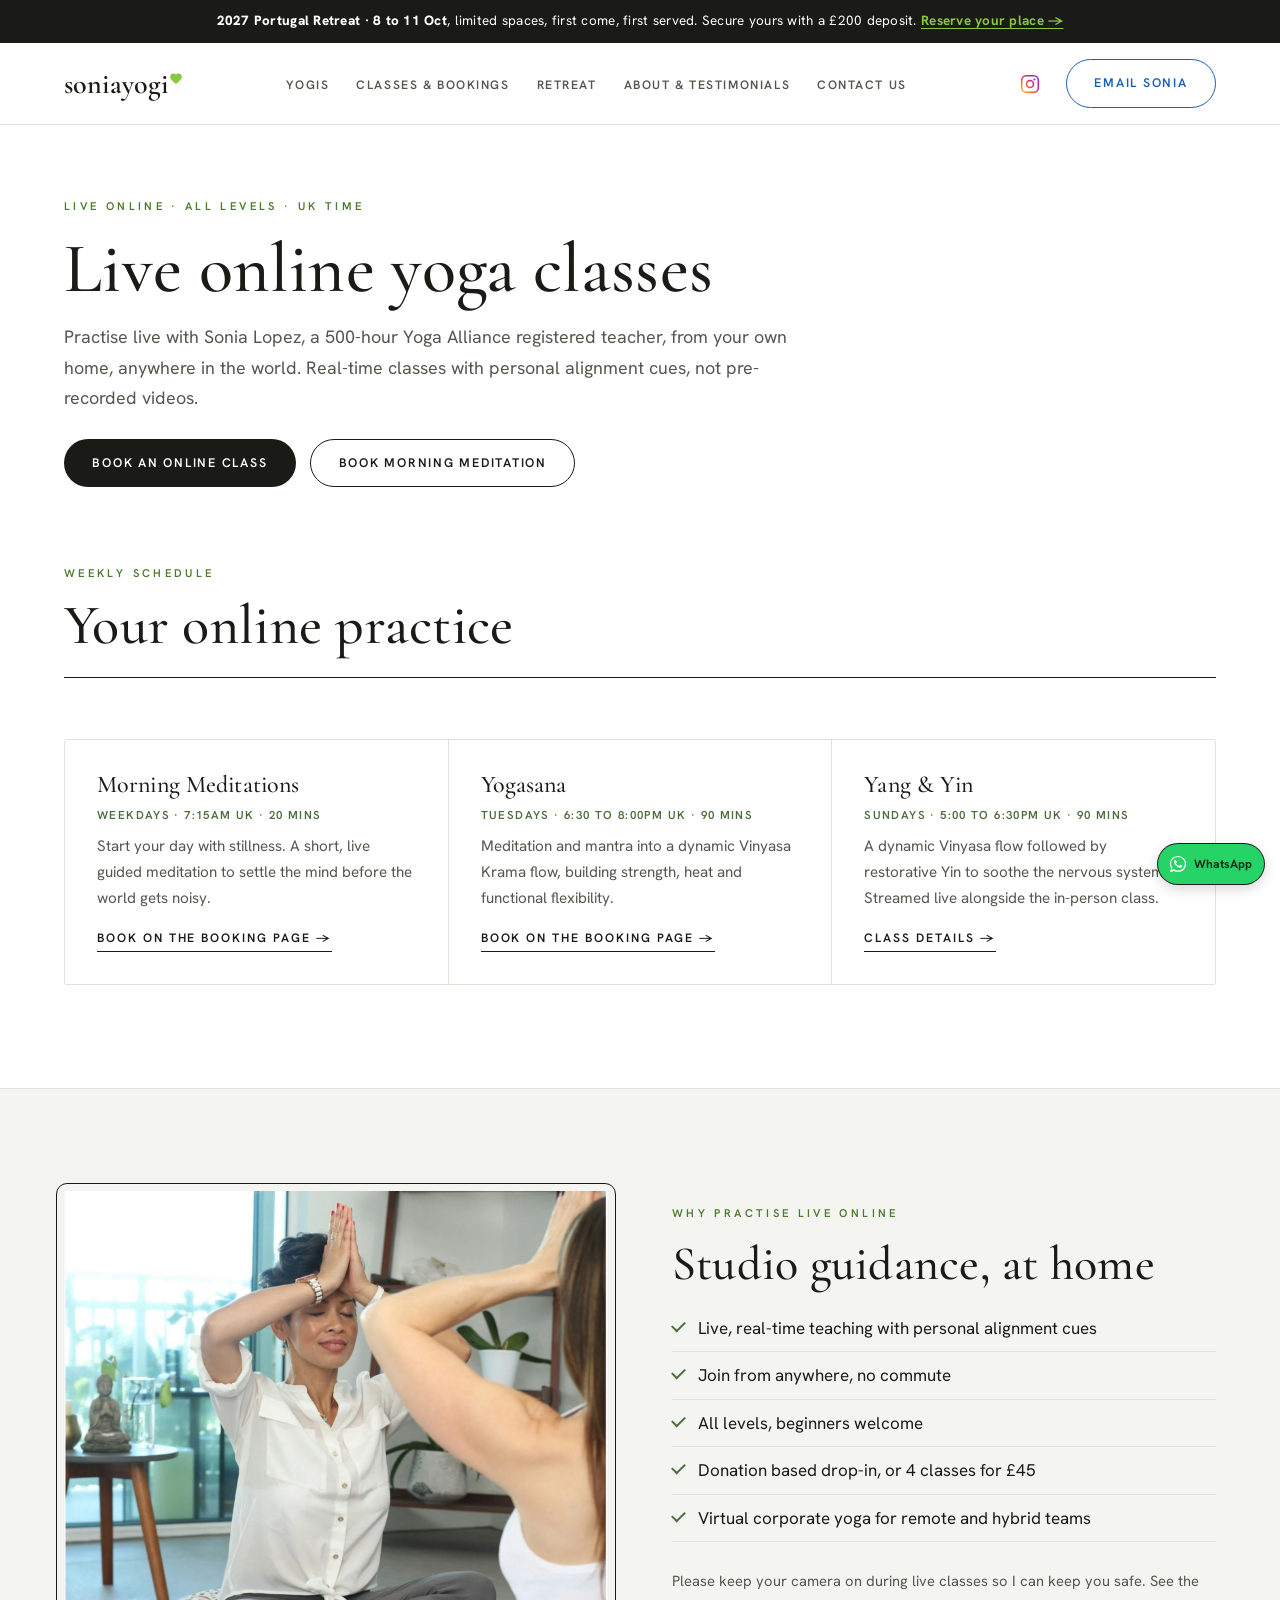
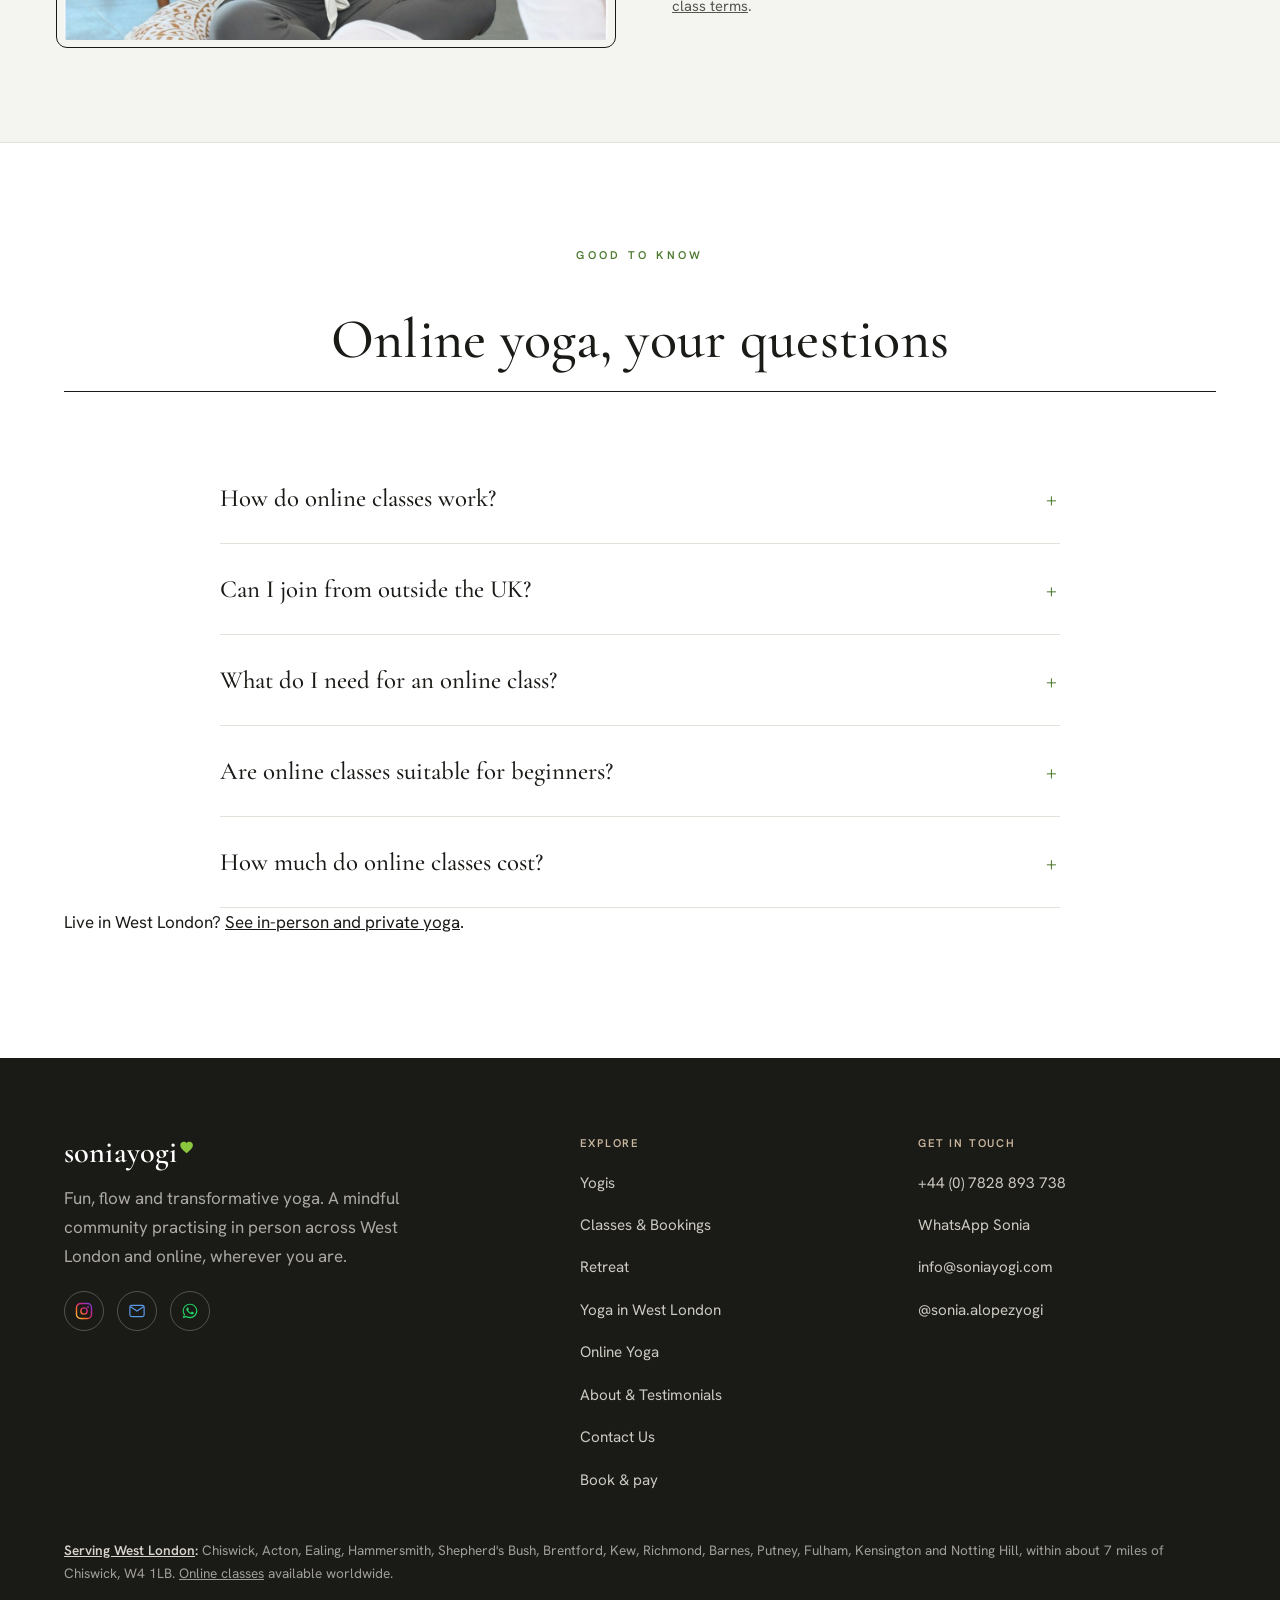
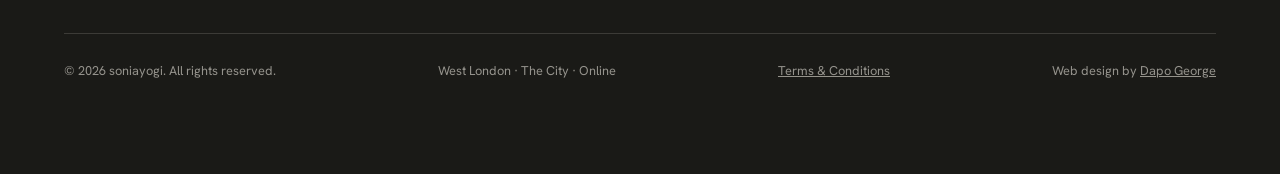
<file: online-yoga.html>
<!DOCTYPE html>
<html lang="en">
<head>
<meta charset="UTF-8">
<meta name="viewport" content="width=device-width, initial-scale=1">
<!-- Google tag (gtag.js) -->
<script async src="https://www.googletagmanager.com/gtag/js?id=G-P2XMLJMWQG"></script>
<script>
  window.dataLayer = window.dataLayer || [];
  function gtag(){dataLayer.push(arguments);}
  gtag('js', new Date());
  gtag('config', 'G-P2XMLJMWQG');
</script>

<title>Live Online Yoga Classes &amp; Morning Meditation | soniayogi</title>
<meta name="description" content="Live online yoga with a 500-hour Yoga Alliance teacher, streamed on Zoom. Weekday 7:15am morning meditation, Tuesday Yogasana and Sunday Yang and Yin. All levels. Drop-in donation based, 4 classes £45, 5 classes £55.">
<meta name="keywords" content="online yoga classes, live online yoga, online yoga UK, online yoga London, zoom yoga class, online morning meditation, online vinyasa class, online yin yoga, donation based online yoga, beginner online yoga, virtual corporate yoga">
<meta name="robots" content="index, follow, max-image-preview:large">
<link rel="canonical" href="https://soniayogi.com/online-yoga">
<meta name="geo.region" content="GB-LND">
<meta name="geo.placename" content="Chiswick, West London">
<meta name="geo.position" content="51.4912;-0.2554">
<meta name="ICBM" content="51.4912, -0.2554">
<meta property="og:type" content="website">
<meta property="og:site_name" content="soniayogi">
<meta property="og:title" content="Live Online Yoga Classes, soniayogi">
<meta property="og:description" content="Live online yoga and morning meditation, all levels, donation based. Join from anywhere.">
<meta property="og:url" content="https://soniayogi.com/online-yoga">
<meta property="og:image" content="https://soniayogi.com/images/meditation-sonia.jpg">
<meta property="og:locale" content="en_GB">
<meta name="twitter:card" content="summary_large_image">
<meta name="twitter:title" content="Live Online Yoga Classes, soniayogi">
<meta name="twitter:description" content="Live online yoga and morning meditation, all levels, donation based. Join from anywhere.">
<meta name="twitter:image" content="https://soniayogi.com/images/meditation-sonia.jpg">
<script type="application/ld+json">
{
 "@context": "https://schema.org",
 "@graph": [
  {
   "@type": "BreadcrumbList",
   "itemListElement": [
    {
     "@type": "ListItem",
     "position": 1,
     "name": "Home",
     "item": "https://soniayogi.com/"
    },
    {
     "@type": "ListItem",
     "position": 2,
     "name": "Live Online Yoga Classes",
     "item": "https://soniayogi.com/online-yoga"
    }
   ]
  },
  {
   "@type": "ItemList",
   "name": "Live online yoga classes",
   "itemListElement": [
    {
     "@type": "ListItem",
     "position": 1,
     "item": {
      "@type": "Service",
      "name": "Online Morning Meditation",
      "serviceType": "Online meditation class",
      "description": "Live guided meditation, weekdays 7:15am UK, 20 minutes. Donation based.",
      "areaServed": "Worldwide",
      "availableChannel": {
       "@type": "ServiceChannel",
       "serviceUrl": "https://soniayogi.com/pay?for=meditation"
      },
      "provider": {
       "@id": "https://soniayogi.com/#business"
      }
     }
    },
    {
     "@type": "ListItem",
     "position": 2,
     "item": {
      "@type": "Service",
      "name": "Online Yogasana, Vinyasa Krama",
      "serviceType": "Online yoga class",
      "description": "Live online yoga, Tuesdays 6:30 to 8:00pm UK. All levels. Drop-in donation based, 4 classes £45, gift package of 5 classes £55.",
      "areaServed": "Worldwide",
      "availableChannel": {
       "@type": "ServiceChannel",
       "serviceUrl": "https://soniayogi.com/pay?for=yogasana"
      },
      "provider": {
       "@id": "https://soniayogi.com/#business"
      }
     }
    },
    {
     "@type": "ListItem",
     "position": 3,
     "item": {
      "@type": "Service",
      "name": "Online Yang and Yin Yoga",
      "serviceType": "Online yoga class",
      "description": "Live hybrid Vinyasa and Yin class, Sundays 5:00 to 6:30pm UK. All levels.",
      "areaServed": "Worldwide",
      "provider": {
       "@id": "https://soniayogi.com/#business"
      }
     }
    }
   ]
  },
  {
   "@type": "FAQPage",
   "mainEntity": [
    {
     "@type": "Question",
     "name": "How do online classes work?",
     "acceptedAnswer": {
      "@type": "Answer",
      "text": "Classes are streamed live, so you practise in real time with Sonia and the group. Book on the website and you will receive a link to join by email. Please keep your camera on so Sonia can give you alignment cues and keep you safe."
     }
    },
    {
     "@type": "Question",
     "name": "Can I join from outside the UK?",
     "acceptedAnswer": {
      "@type": "Answer",
      "text": "Yes. You can join from anywhere in the world. All class times are in UK time, so please check the time difference where you are."
     }
    },
    {
     "@type": "Question",
     "name": "What do I need for an online class?",
     "acceptedAnswer": {
      "@type": "Answer",
      "text": "A yoga mat, a stable internet connection, and enough clear space to move safely. A cushion, blanket or blocks are helpful for Yin and meditation but not essential."
     }
    },
    {
     "@type": "Question",
     "name": "Are online classes suitable for beginners?",
     "acceptedAnswer": {
      "@type": "Answer",
      "text": "Yes. All classes are for all levels, with modifications offered throughout. Live classes mean Sonia can see you and guide you as you practise."
     }
    },
    {
     "@type": "Question",
     "name": "How much do online classes cost?",
     "acceptedAnswer": {
      "@type": "Answer",
      "text": "The weekly classes and Morning Meditations are donation based, give what you feel. You can also buy a package of 4 classes for £45, or a gift package of 5 classes for £55."
     }
    }
   ]
  }
 ]
}
</script>
<link rel="preconnect" href="https://fonts.googleapis.com">
<link rel="preconnect" href="https://fonts.gstatic.com" crossorigin>
<link rel="stylesheet" href="assets/haven.css?v=9">

<style>
.lp-grid{display:grid;grid-template-columns:repeat(3,minmax(0,1fr));gap:1px;background:var(--line);border:1px solid var(--line);border-radius:3px;overflow:hidden;}
.lp-grid>div{background:var(--bg);padding:clamp(1.4rem,2.6vw,2rem);}
.lp-grid h3{font-size:1.5rem;margin-bottom:.5rem;}
.lp-grid p{color:var(--soft);font-size:.95rem;margin:0 0 .6rem;}
.lp-grid .when{font-size:.72rem;letter-spacing:.12em;text-transform:uppercase;color:var(--sage-deep);font-weight:600;margin-bottom:.6rem;}
.lp-grid .link{color:var(--ink);}
.lp-split{display:grid;grid-template-columns:1fr 1fr;gap:clamp(2rem,5vw,5rem);align-items:center;}
.lp-split .ph{aspect-ratio:4/3.3;overflow:hidden;border-radius:3px;outline:1px solid var(--ink);outline-offset:7px;}
.lp-split .ph img{width:100%;height:100%;object-fit:cover;}
.lp-split h2{font-size:clamp(2rem,4.5vw,3rem);margin:.8rem 0 1rem;}
.lp-split p{color:var(--soft);}
.lp-checks{list-style:none;padding:0;margin:1rem 0 1.6rem;}
.lp-checks li{padding:.55rem 0 .55rem 1.6rem;border-bottom:1px solid var(--line);position:relative;}
.lp-checks li::before{content:'';position:absolute;left:0;top:1rem;width:.7rem;height:.38rem;border-left:2px solid var(--sage-deep);border-bottom:2px solid var(--sage-deep);transform:rotate(-45deg);}
@media(max-width:900px){.lp-grid{grid-template-columns:1fr 1fr;}.lp-split{grid-template-columns:1fr;}}
@media(max-width:560px){.lp-grid{grid-template-columns:1fr;}}
</style>
<style id="site-fixes">
/* ---------- thin line frame on images ---------- */
.hero-img,.svc .ph,.class-media,.about-img,.stillness-img,.retreat-feature-media,.retreat-detail .media,.rt-hero-img,.rt-media.single img{outline:1px solid var(--ink);outline-offset:7px;box-shadow:none;}
.band-sage .stillness-img,.band-sage .retreat-feature-media,.band-sage .retreat-detail .media,.band-sage .rt-media.single img{outline-color:rgba(255,255,255,.75);}
.svc .ph{margin-bottom:calc(1.4rem + 8px);}

/* instagram brand colours */
.footer-social a:hover .ig-color *{stroke:#fff;}
.footer-social a:hover .ig-color circle:last-child{fill:#fff;}

/* email buttons, blue */
.footer-social a.email-btn{background:transparent;border-color:rgba(250,246,236,.25);color:#5B9BE6;}
.footer-social a.email-btn:hover{background:transparent;border-color:#5B9BE6;color:#8AB8F0;}
.btn-email{background:transparent;border-color:#1A5FB4;color:#1A5FB4;}
.btn-email:hover{background:transparent;border-color:#134A8E;color:#134A8E;transform:translateY(-2px);}
/* email buttons, blue */
.footer-social a.email-btn{background:transparent;border-color:rgba(250,246,236,.25);color:#5B9BE6;}
.footer-social a.email-btn:hover{background:transparent;border-color:#5B9BE6;color:#8AB8F0;}
.btn-email{background:transparent;border-color:#1A5FB4;color:#1A5FB4;}
.btn-email:hover{background:transparent;border-color:#134A8E;color:#134A8E;transform:translateY(-2px);}
/* instagram brand colours */
.footer-social a:hover .ig-color *{stroke:#fff;}
.footer-social a:hover .ig-color circle:last-child{fill:#fff;}
/* ---------- WhatsApp ---------- */
.wa-fab{position:fixed;right:16px;bottom:16px;z-index:90;display:inline-flex;align-items:center;justify-content:center;gap:6px;height:40px;padding:0 12px 0 10px;border-radius:999px;background:#25D366;color:#fff;text-decoration:none;font-family:var(--body);font-weight:700;font-size:12px;box-shadow:0 0 0 1px var(--ink),0 4px 14px rgba(0,0,0,.18);transition:transform .2s ease,background .2s ease;}
.wa-fab svg{width:20px;height:20px;flex-shrink:0;}
.wa-fab .wa-fab-text{color:#0B2E16;}
.wa-fab:hover{background:#1EBE5A;transform:translateY(-2px);}
.wa-fab:focus-visible{outline:3px solid var(--ink);outline-offset:4px;}
@media(max-width:640px){.wa-fab{width:40px;padding:0 !important;}.wa-fab .wa-fab-text{position:absolute;width:1px;height:1px;overflow:hidden;clip:rect(0 0 0 0);white-space:nowrap;}}
@media(prefers-reduced-motion:reduce){.wa-fab{transition:none;}.wa-fab:hover{transform:none;}}
@media print{.wa-fab{display:none;}}
.footer-social a.wa-btn{color:#25D366;}
.footer-social a.wa-btn:hover{background:transparent;border-color:#25D366;color:#4BE083;}
.footer-social a.wa-btn svg{width:20px;height:20px;}
.site-footer{padding-bottom:calc(2.5rem + 52px);}
</style>
</head>
<body>
<a class="skip-link" href="#main">Skip to content</a>

<!-- ANNOUNCEMENT -->
<div class="announce">
  <strong>2027 Portugal Retreat · 8 to 11 Oct</strong>, limited spaces, first come, first served. Secure yours with a £200 deposit. <a href="retreat.html">Reserve your place →</a>
</div>

<!-- HEADER -->
<header class="site-header">
  <nav class="nav" aria-label="Primary">
    <a class="brand" href="index.html">soniayogi<span class="leaf" aria-hidden="true"><svg viewBox="0 0 24 24" fill="currentColor"><path d="M12 21.35l-1.45-1.32C5.4 15.36 2 12.28 2 8.5 2 5.42 4.42 3 7.5 3c1.74 0 3.41.81 4.5 2.09C13.09 3.81 14.76 3 16.5 3 19.58 3 22 5.42 22 8.5c0 3.78-3.4 6.86-8.55 11.54L12 21.35z"/></svg></span></a>
    <ul class="nav-links">
      <li><a href="index.html">yogis</a></li>
      <li><a href="classes-bookings.html">classes &amp; bookings</a></li>
      <li><a href="retreat.html">retreat</a></li>
      <li><a href="about-testimonials.html">about &amp; testimonials</a></li>
      <li><a href="contact-us.html">contact us</a></li>
    </ul>
    <div class="nav-cta">
      <a class="ig-link" href="https://www.instagram.com/sonia.alopezyogi" target="_blank" rel="noopener" aria-label="Follow @sonia.alopezyogi on Instagram">
        <svg class="ig-color" viewBox="0 0 24 24" fill="none" aria-hidden="true"><defs><linearGradient id="igg1" x1="0" y1="24" x2="24" y2="0" gradientUnits="userSpaceOnUse"><stop offset="0" stop-color="#FEDA75"/><stop offset=".3" stop-color="#FA7E1E"/><stop offset=".55" stop-color="#D62976"/><stop offset=".8" stop-color="#962FBF"/><stop offset="1" stop-color="#4F5BD5"/></linearGradient></defs><rect x="2" y="2" width="20" height="20" rx="5.5" stroke="url(#igg1)" stroke-width="1.9"/><circle cx="12" cy="12" r="4.2" stroke="url(#igg1)" stroke-width="1.9"/><circle cx="17.4" cy="6.6" r="1.3" fill="url(#igg1)"/></svg>
      </a>
      <a class="btn btn-email" href="mailto:info@soniayogi.com?subject=website%20enquiry.">Email Sonia</a>
      <button class="nav-toggle" aria-label="Toggle menu"><span></span><span></span><span></span></button>
    </div>
  </nav>
</header>
<main id="main">
<div class="wrap">
  <div class="page-hero" data-screen-label="Online Yoga">
    <span class="label">Live online · All levels · UK time</span>
    <h1>Live online yoga classes</h1>
    <p>Practise live with Sonia Lopez, a 500-hour Yoga Alliance registered teacher, from your own home, anywhere in the world. Real-time classes with personal alignment cues, not pre-recorded videos.</p>
    <div class="hero-actions" style="margin-top:1.6rem;"><a class="btn btn-solid" href="pay.html?for=yogasana">Book an online class</a><a class="btn btn-ghost" href="pay.html?for=meditation">Book Morning Meditation</a></div>
  </div>
</div>
<section class="section" style="padding-top:clamp(1.5rem,3vw,2.5rem);" data-screen-label="Online schedule"><div class="wrap">
  <div class="sec-head reveal"><div><span class="label">Weekly schedule</span><h2>Your online practice</h2></div></div>
  <div class="lp-grid reveal">
    <div><h3>Morning Meditations</h3><div class="when">Weekdays · 7:15am UK · 20 mins</div><p>Start your day with stillness. A short, live guided meditation to settle the mind before the world gets noisy.</p><a class="link" href="pay.html?for=meditation">Book on the booking page →</a></div>
    <div><h3>Yogasana</h3><div class="when">Tuesdays · 6:30 to 8:00pm UK · 90 mins</div><p>Meditation and mantra into a dynamic Vinyasa Krama flow, building strength, heat and functional flexibility.</p><a class="link" href="pay.html?for=yogasana">Book on the booking page →</a></div>
    <div><h3>Yang &amp; Yin</h3><div class="when">Sundays · 5:00 to 6:30pm UK · 90 mins</div><p>A dynamic Vinyasa flow followed by restorative Yin to soothe the nervous system. Streamed live alongside the in-person class.</p><a class="link" href="classes-bookings.html#yang-yin">Class details →</a></div>
  </div>
</div></section>
<section class="section band-panel" data-screen-label="Why online"><div class="wrap">
  <div class="lp-split">
    <div class="ph reveal"><img loading="lazy" decoding="async" src="images/meditation-sonia.jpg" alt="Sonia guiding a live online yoga and meditation class"></div>
    <div class="reveal">
      <span class="label">Why practise live online</span>
      <h2>Studio guidance, at home</h2>
      <ul class="lp-checks">
        <li>Live, real-time teaching with personal alignment cues</li>
        <li>Join from anywhere, no commute</li>
        <li>All levels, beginners welcome</li>
        <li>Donation based drop-in, or 4 classes for £45</li>
        <li>Virtual corporate yoga for remote and hybrid teams</li>
      </ul>
      <p style="font-size:.92rem;">Please keep your camera on during live classes so I can keep you safe. See the <a href="terms.html">class terms</a>.</p>
    </div>
  </div>
</div></section>
<section class="section" data-screen-label="Online FAQ"><div class="wrap">
  <div class="sec-head center reveal"><span class="label">Good to know</span><h2>Online yoga, your questions</h2></div>
  <div class="faq-list">
    <details class="faq"><summary>How do online classes work?</summary><div class="faq-answer"><p>Classes are streamed live, so you practise in real time with Sonia and the group. Book on the website and you will receive a link to join by email. Please keep your camera on so Sonia can give you alignment cues and keep you safe.</p></div></details>
    <details class="faq"><summary>Can I join from outside the UK?</summary><div class="faq-answer"><p>Yes. You can join from anywhere in the world. All class times are in UK time, so please check the time difference where you are.</p></div></details>
    <details class="faq"><summary>What do I need for an online class?</summary><div class="faq-answer"><p>A yoga mat, a stable internet connection, and enough clear space to move safely. A cushion, blanket or blocks are helpful for Yin and meditation but not essential.</p></div></details>
    <details class="faq"><summary>Are online classes suitable for beginners?</summary><div class="faq-answer"><p>Yes. All classes are for all levels, with modifications offered throughout. Live classes mean Sonia can see you and guide you as you practise.</p></div></details>
    <details class="faq"><summary>How much do online classes cost?</summary><div class="faq-answer"><p>The weekly classes and Morning Meditations are donation based, give what you feel. You can also buy a package of 4 classes for £45, or a gift package of 5 classes for £55.</p></div></details>
  </div>
  <p class="rt-note">Live in West London? <a href="yoga-west-london.html">See in-person and private yoga</a>.</p>
</div></section>
</main>
<footer class="site-footer">
  <div class="footer-grid">
    <div class="footer-brand">
      <a class="brand" href="index.html">soniayogi<span class="leaf" aria-hidden="true"><svg viewBox="0 0 24 24" fill="currentColor"><path d="M12 21.35l-1.45-1.32C5.4 15.36 2 12.28 2 8.5 2 5.42 4.42 3 7.5 3c1.74 0 3.41.81 4.5 2.09C13.09 3.81 14.76 3 16.5 3 19.58 3 22 5.42 22 8.5c0 3.78-3.4 6.86-8.55 11.54L12 21.35z"/></svg></span></a>
      <p>Fun, flow and transformative yoga. A mindful community practising in person across West London and online, wherever you are.</p>
      <div class="footer-social">
        <a href="https://www.instagram.com/sonia.alopezyogi" target="_blank" rel="noopener" aria-label="Instagram @sonia.alopezyogi">
          <svg class="ig-color" viewBox="0 0 24 24" fill="none" aria-hidden="true"><defs><linearGradient id="igg3" x1="0" y1="24" x2="24" y2="0" gradientUnits="userSpaceOnUse"><stop offset="0" stop-color="#FEDA75"/><stop offset=".3" stop-color="#FA7E1E"/><stop offset=".55" stop-color="#D62976"/><stop offset=".8" stop-color="#962FBF"/><stop offset="1" stop-color="#4F5BD5"/></linearGradient></defs><rect x="2" y="2" width="20" height="20" rx="5.5" stroke="url(#igg3)" stroke-width="1.9"/><circle cx="12" cy="12" r="4.2" stroke="url(#igg3)" stroke-width="1.9"/><circle cx="17.4" cy="6.6" r="1.3" fill="url(#igg3)"/></svg>
        </a>
        <a class="email-btn" href="mailto:info@soniayogi.com" aria-label="Email info@soniayogi.com">
          <svg viewBox="0 0 24 24" fill="none" aria-hidden="true"><rect x="2.5" y="4.5" width="19" height="15" rx="2.5" stroke="currentColor" stroke-width="1.6"/><path d="M3 6l9 6 9-6" stroke="currentColor" stroke-width="1.6" fill="none"/></svg>
        </a>
        <a class="wa-btn" href="https://wa.me/447828893738?text=Hi%20Sonia%2C%20I%20found%20you%20on%20soniayogi.com%20and%20would%20like%20to%20ask%20about" target="_blank" rel="noopener" aria-label="WhatsApp +44 7828 893 738"><svg width="18" height="18" style="width:18px;height:18px;" viewBox="0 0 32 32" aria-hidden="true"><path fill="currentColor" d="M16 3C8.8 3 3 8.7 3 15.8c0 2.5.7 4.9 2.1 7L3 29l6.4-2c2 1.1 4.3 1.7 6.6 1.7 7.2 0 13-5.7 13-12.8S23.2 3 16 3zm0 23.4c-2.1 0-4.1-.6-5.9-1.7l-.4-.3-3.8 1.2 1.2-3.7-.3-.4c-1.2-1.8-1.9-3.9-1.9-6 0-6 4.9-10.7 11-10.7s11 4.8 11 10.7-4.9 10.9-10.9 10.9zm6-8c-.3-.2-1.9-1-2.2-1.1-.3-.1-.5-.2-.7.2-.2.3-.8 1-1 1.2-.2.2-.4.2-.7.1-.3-.2-1.4-.5-2.6-1.6-1-.9-1.6-1.9-1.8-2.2-.2-.3 0-.5.1-.7l.5-.6c.2-.2.2-.3.3-.6.1-.2 0-.4 0-.6-.1-.2-.7-1.7-1-2.3-.3-.6-.5-.5-.7-.5h-.6c-.2 0-.6.1-.9.4-.3.3-1.2 1.1-1.2 2.7s1.2 3.1 1.4 3.4c.2.2 2.3 3.5 5.6 4.9.8.3 1.4.5 1.9.7.8.2 1.5.2 2.1.1.6-.1 1.9-.8 2.2-1.5.3-.7.3-1.4.2-1.5-.1-.2-.3-.3-.6-.4z"/></svg></a>
      </div>
    </div>
    <div class="footer-col">
      <h4>Explore</h4>
      <ul>
        <li><a href="index.html">Yogis</a></li>
        <li><a href="classes-bookings.html">Classes &amp; Bookings</a></li>
        <li><a href="retreat.html">Retreat</a></li>
        <li><a href="yoga-west-london.html">Yoga in West London</a></li>
        <li><a href="online-yoga.html">Online Yoga</a></li>
        <li><a href="about-testimonials.html">About &amp; Testimonials</a></li>
        <li><a href="contact-us.html">Contact Us</a></li>
        <li><a href="pay.html">Book &amp; pay</a></li>
      </ul>
    </div>
    <div class="footer-col">
      <h4>Get in touch</h4>
      <ul>
        <li><a href="tel:+447828893738">+44 (0) 7828 893 738</a></li>
        <li><a href="https://wa.me/447828893738?text=Hi%20Sonia%2C%20I%20found%20you%20on%20soniayogi.com%20and%20would%20like%20to%20ask%20about" target="_blank" rel="noopener">WhatsApp Sonia</a></li>
        <li><a href="mailto:info@soniayogi.com">info@soniayogi.com</a></li>
        <li><a href="https://www.instagram.com/sonia.alopezyogi" target="_blank" rel="noopener">@sonia.alopezyogi</a></li>
      </ul>
    </div>
  </div>
  <div class="footer-areas">
    <strong><a href="yoga-west-london.html">Serving West London</a>:</strong> Chiswick, Acton, Ealing, Hammersmith, Shepherd's Bush, Brentford, Kew, Richmond, Barnes, Putney, Fulham, Kensington and Notting Hill, within about 7 miles of Chiswick, W4 1LB. <a href="online-yoga.html">Online classes</a> available worldwide.
  </div>
  <div class="footer-bottom">
    <span>© 2026 soniayogi. All rights reserved.</span>
    <span>West London · The City · Online</span>
    <span><a href="terms.html">Terms &amp; Conditions</a></span>
    <span>Web design by <a href="https://dapogeorge.com" target="_blank" rel="noopener">Dapo George</a></span>
  </div>
</footer>

<a class="wa-fab" style="position:fixed;right:16px;bottom:16px;z-index:90;display:inline-flex;align-items:center;justify-content:center;gap:6px;height:40px;padding:0 12px 0 10px;border-radius:999px;background:#25D366;text-decoration:none;font:700 12px/1 'Hanken Grotesk',sans-serif;box-shadow:0 0 0 1px #1E1E1E,0 4px 14px rgba(0,0,0,.18);" href="https://wa.me/447828893738?text=Hi%20Sonia%2C%20I%20found%20you%20on%20soniayogi.com%20and%20would%20like%20to%20ask%20about" target="_blank" rel="noopener" aria-label="Chat with Sonia on WhatsApp, +44 7828 893 738"><svg width="20" height="20" style="width:20px;height:20px;flex-shrink:0;color:#fff;" viewBox="0 0 32 32" aria-hidden="true"><path fill="currentColor" d="M16 3C8.8 3 3 8.7 3 15.8c0 2.5.7 4.9 2.1 7L3 29l6.4-2c2 1.1 4.3 1.7 6.6 1.7 7.2 0 13-5.7 13-12.8S23.2 3 16 3zm0 23.4c-2.1 0-4.1-.6-5.9-1.7l-.4-.3-3.8 1.2 1.2-3.7-.3-.4c-1.2-1.8-1.9-3.9-1.9-6 0-6 4.9-10.7 11-10.7s11 4.8 11 10.7-4.9 10.9-10.9 10.9zm6-8c-.3-.2-1.9-1-2.2-1.1-.3-.1-.5-.2-.7.2-.2.3-.8 1-1 1.2-.2.2-.4.2-.7.1-.3-.2-1.4-.5-2.6-1.6-1-.9-1.6-1.9-1.8-2.2-.2-.3 0-.5.1-.7l.5-.6c.2-.2.2-.3.3-.6.1-.2 0-.4 0-.6-.1-.2-.7-1.7-1-2.3-.3-.6-.5-.5-.7-.5h-.6c-.2 0-.6.1-.9.4-.3.3-1.2 1.1-1.2 2.7s1.2 3.1 1.4 3.4c.2.2 2.3 3.5 5.6 4.9.8.3 1.4.5 1.9.7.8.2 1.5.2 2.1.1.6-.1 1.9-.8 2.2-1.5.3-.7.3-1.4.2-1.5-.1-.2-.3-.3-.6-.4z"/></svg><span class="wa-fab-text" style="color:#0B2E16;">WhatsApp</span></a>
<script src="assets/site.js"></script>
</body>
</html>
</file>
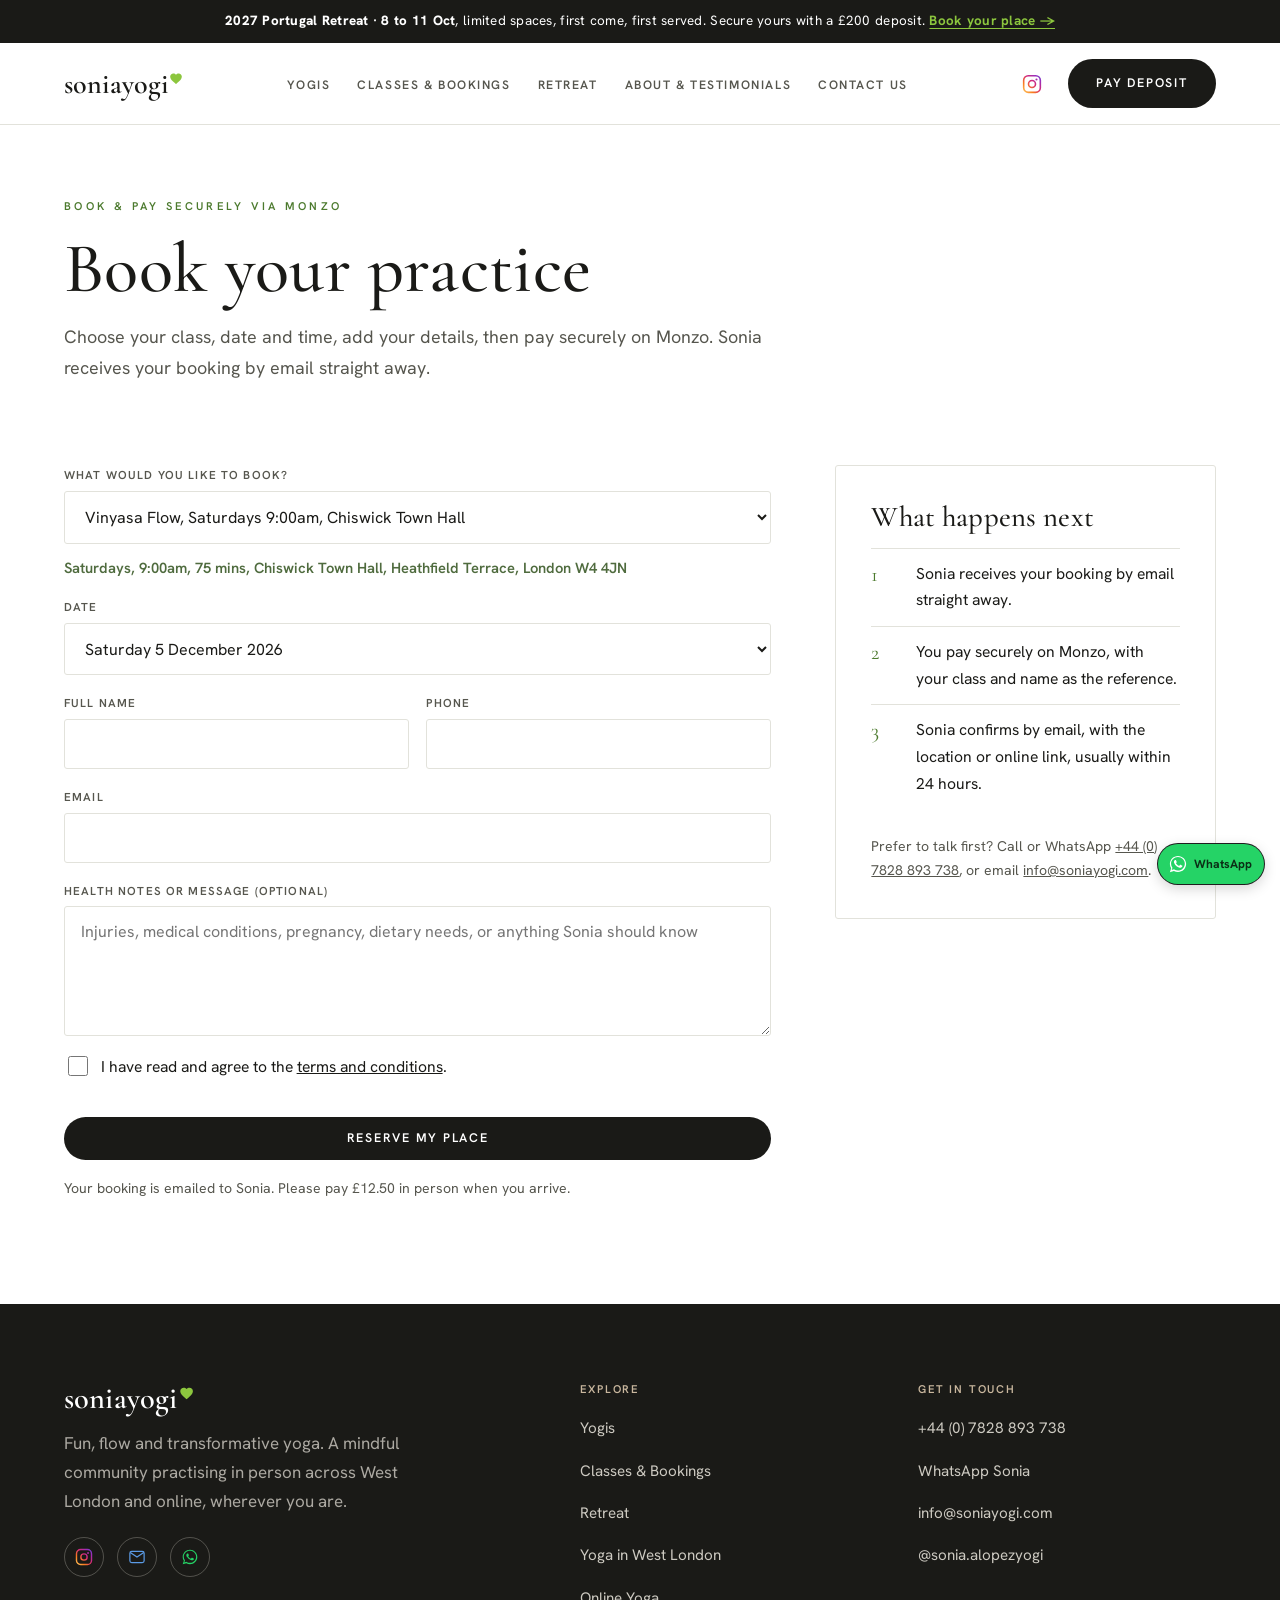
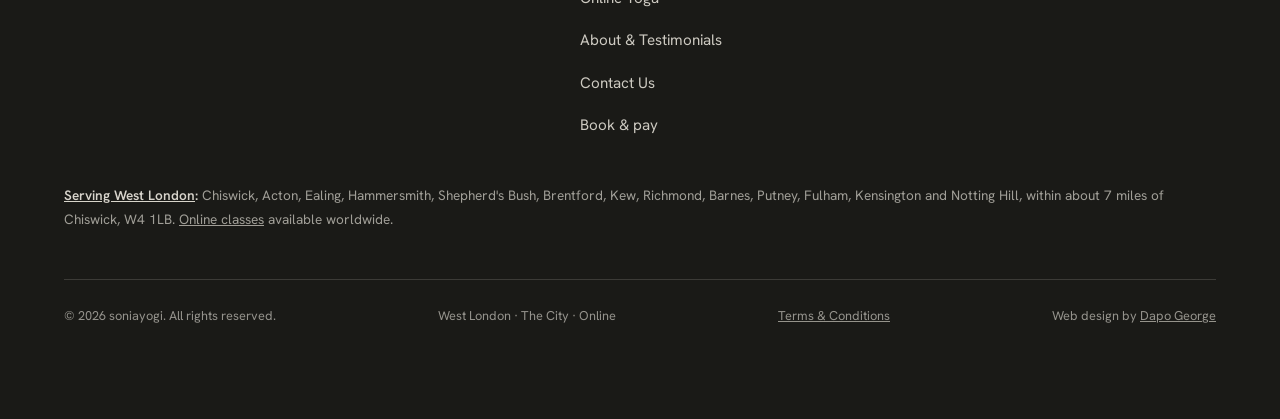
<file: pay.html>
<!DOCTYPE html>
<html lang="en">
<head>
<meta charset="UTF-8">
<meta name="viewport" content="width=device-width, initial-scale=1">
<!-- Google tag (gtag.js) -->
<script async src="https://www.googletagmanager.com/gtag/js?id=G-P2XMLJMWQG"></script>
<script>
  window.dataLayer = window.dataLayer || [];
  function gtag(){dataLayer.push(arguments);}
  gtag('js', new Date());
  gtag('config', 'G-P2XMLJMWQG');
</script>
<title>Book and pay, soniayogi</title>
<meta name="description" content="Pay for your soniayogi retreat, private session or class securely via Monzo.">
<meta name="keywords" content="yoga retreat Portugal, yoga retreat Portugal 2027, yoga retreat October 2027, yoga retreat near Lisbon, Nazaré yoga retreat, Alcobaça yoga retreat, Silver Coast yoga retreat, yoga retreat from London, yoga retreat for beginners, all levels yoga retreat, yin yoga retreat, yoga nidra retreat, meditation retreat Portugal, alcohol free retreat, wellness retreat Portugal, eco retreat Portugal, small group yoga retreat, solo travel yoga retreat, Terra Raíz">
<meta name="robots" content="noindex, follow">
<link rel="canonical" href="https://soniayogi.com/pay">
<meta property="og:type" content="website">
<meta property="og:site_name" content="soniayogi">
<meta property="og:title" content="Yoga Retreat in Portugal, 8 to 11 October 2027">
<meta property="og:description" content="4 days of yoga, meditation and rest at Terra Raíz eco-sanctuary near Nazaré, one hour from Lisbon. All levels, from £770.">
<meta property="og:url" content="https://soniayogi.com/retreat">
<meta property="og:image" content="https://soniayogi.com/images/retreat.jpg">
<meta property="og:image:alt" content="Countryside around Terra Raíz yoga retreat, Alcobaça, Portugal">
<meta property="og:locale" content="en_GB">
<meta name="twitter:card" content="summary_large_image">
<meta name="twitter:title" content="Yoga Retreat in Portugal, October 2027">
<meta name="twitter:description" content="4 days of yoga, meditation and rest at Terra Raíz, Alcobaça. 8 to 11 October 2027.">
<meta name="twitter:image" content="https://soniayogi.com/images/retreat.jpg">
<link rel="preconnect" href="https://fonts.googleapis.com">
<link rel="preconnect" href="https://fonts.gstatic.com" crossorigin>
<link rel="stylesheet" href="assets/haven.css?v=9">
<style id="retreat-styles">
/* ---------- retreat deposit ---------- */
.deposit-box{border:1px solid rgba(250,246,236,.35);border-radius:3px;padding:1.1rem 1.3rem;margin:.4rem 0 1.4rem;}
.deposit-box p{color:rgba(250,246,236,.9);font-size:.95rem;margin-bottom:.6rem;}
.deposit-box p:last-child{margin-bottom:0;}
.deposit-lead{font-family:var(--display);font-size:1.45rem !important;line-height:1.25;color:var(--bg) !important;}
.deposit-lead strong{font-weight:600;}
.deposit-terms{font-size:.85rem !important;font-style:italic;color:rgba(250,246,236,.8) !important;}

/* ---------- retreat page ---------- */
.rt-hero{display:grid;grid-template-columns:1fr 1fr;gap:clamp(2rem,5vw,5rem);align-items:center;padding:clamp(2.5rem,6vw,5rem) 0;}
.rt-hero h1{font-size:clamp(2.8rem,6.5vw,5.2rem);font-weight:500;margin:.9rem 0 1rem;}
.rt-hero h1 em{font-style:italic;font-weight:400;color:var(--sage-deep);}
.rt-hero .sub{font-size:1.1rem;color:var(--soft);max-width:38ch;margin-bottom:1.6rem;}
.rt-facts{display:grid;grid-template-columns:repeat(3,auto);gap:.4rem 2rem;justify-content:start;margin:0 0 1.8rem;padding:1.1rem 0;border-block:1px solid var(--line);}
.rt-facts dt{font-size:.68rem;letter-spacing:.16em;text-transform:uppercase;color:var(--soft);font-weight:600;}
.rt-facts dd{margin:0;font-family:var(--display);font-size:1.3rem;line-height:1.2;}
.rt-hero-img{aspect-ratio:4/4.6;overflow:hidden;border-radius:3px;box-shadow:var(--shadow);}
.rt-hero-img img{width:100%;height:100%;object-fit:cover;}
.rt-urgent{font-size:.88rem;color:var(--ink);margin:.9rem 0 0;}
.rt-split{display:grid;grid-template-columns:1fr 1fr;gap:clamp(2rem,5vw,5rem);align-items:center;}
.rt-split.reverse .rt-media{order:2;}
.rt-split h2{font-size:clamp(2rem,4.5vw,3.2rem);margin:.8rem 0 1.1rem;}
.rt-split p{color:var(--soft);}
.rt-media{display:grid;grid-template-columns:1fr 1fr;gap:.8rem;}
.rt-media img{width:100%;height:100%;object-fit:cover;border-radius:3px;}
.rt-media .tall{grid-row:span 2;aspect-ratio:3/4.2;}
.rt-media .sq{aspect-ratio:1/1;}
.rt-media.single{grid-template-columns:1fr;}
.rt-media.single img{aspect-ratio:4/3.3;box-shadow:var(--shadow);}
.rt-lists{display:grid;grid-template-columns:1fr 1fr;gap:1px;background:var(--line);border:1px solid var(--line);border-radius:3px;overflow:hidden;}
.rt-lists>div{background:var(--bg);padding:clamp(1.6rem,3vw,2.4rem);}
.rt-lists h3{font-size:1.7rem;margin-bottom:1rem;}
.rt-lists ul{list-style:none;padding:0;margin:0;}
.rt-lists li{padding:.6rem 0 .6rem 1.6rem;border-bottom:1px solid var(--line);position:relative;color:var(--ink);font-size:.98rem;}
.rt-lists li:last-child{border-bottom:none;}
.rt-lists .inc li::before{content:'';position:absolute;left:0;top:1.05rem;width:.7rem;height:.38rem;border-left:2px solid var(--sage-deep);border-bottom:2px solid var(--sage-deep);transform:rotate(-45deg);}
.rt-lists .exc li::before{content:'';position:absolute;left:.1rem;top:1.2rem;width:.6rem;height:2px;background:var(--soft);}
.rt-note{font-size:.92rem;color:var(--soft);font-style:italic;margin-top:1.2rem;text-align:center;}
.rt-schedule{list-style:none;padding:0;margin:0;max-width:760px;margin-inline:auto;}
.rt-schedule li{display:grid;grid-template-columns:150px 1fr;gap:1.2rem;padding:1.1rem 0;border-bottom:1px solid rgba(250,246,236,.22);}
.rt-schedule .t{font-family:var(--display);font-size:1.35rem;color:var(--bg);}
.rt-schedule .d{color:rgba(250,246,236,.92);}
.rt-invest{display:grid;grid-template-columns:1fr 1fr;gap:clamp(2rem,5vw,4rem);align-items:start;}
.rt-price-card{background:var(--white);border:1px solid var(--line);border-radius:3px;padding:clamp(1.8rem,3vw,2.6rem);}
.rt-price-card .big{font-family:var(--display);font-size:clamp(2.6rem,5vw,3.4rem);font-weight:600;line-height:1;margin:.6rem 0 .3rem;}
.rt-price-card .per{color:var(--soft);font-size:.92rem;margin-bottom:1.4rem;}
.rt-steps{list-style:none;padding:0;margin:0 0 1.6rem;counter-reset:s;}
.rt-steps li{counter-increment:s;display:grid;grid-template-columns:2rem 1fr;gap:.8rem;padding:.75rem 0;border-top:1px solid var(--line);color:var(--ink);font-size:.98rem;}
.rt-steps li::before{content:counter(s);font-family:var(--display);font-size:1.3rem;color:var(--clay);line-height:1.3;}
.rt-terms{font-size:.86rem;color:var(--soft);font-style:italic;margin-top:1.2rem;}
.rt-cta{text-align:center;max-width:640px;margin:0 auto;}
.rt-cta h2{font-size:clamp(2.2rem,5vw,3.4rem);margin:.8rem 0 1rem;}
.rt-cta p{color:var(--soft);margin-bottom:1.8rem;}
.rt-cta .hero-actions{justify-content:center;}
@media(max-width:860px){.rt-hero,.rt-split,.rt-invest,.rt-lists{grid-template-columns:1fr;}.rt-split.reverse .rt-media{order:0;}.rt-hero-img{aspect-ratio:4/3.4;order:-1;}.rt-facts{grid-template-columns:1fr 1fr;}.rt-schedule li{grid-template-columns:1fr;gap:.2rem;}}
.rt-near{margin:1.4rem 0 0;border-top:1px solid var(--line);}
.rt-near div{display:flex;justify-content:space-between;gap:1rem;padding:.75rem 0;border-bottom:1px solid var(--line);}
.rt-near dt{color:var(--ink);font-size:.98rem;}
.rt-near dd{margin:0;font-family:var(--display);font-size:1.25rem;color:var(--sage-deep);white-space:nowrap;}
.terms-list{margin:.4rem 0 1rem;padding-left:1.2rem;}
.terms-list li{margin-bottom:.45rem;color:var(--soft);}
#terms .faq-answer p{margin-bottom:.8rem;}
.h1-kicker{display:block;font-family:var(--body);font-size:.82rem;letter-spacing:.2em;text-transform:uppercase;font-weight:600;color:var(--clay);margin-bottom:1rem;font-style:normal;}
</style>
<style id="site-fixes">
/* ---------- thin line frame on images ---------- */
.hero-img,.svc .ph,.class-media,.about-img,.stillness-img,.retreat-feature-media,.retreat-detail .media,.rt-hero-img,.rt-media.single img{outline:1px solid var(--ink);outline-offset:7px;box-shadow:none;}
.band-sage .stillness-img,.band-sage .retreat-feature-media,.band-sage .retreat-detail .media,.band-sage .rt-media.single img{outline-color:rgba(255,255,255,.75);}
.svc .ph{margin-bottom:calc(1.4rem + 8px);}

/* instagram brand colours */
.footer-social a:hover .ig-color *{stroke:#fff;}
.footer-social a:hover .ig-color circle:last-child{fill:#fff;}

/* email buttons, blue */
.footer-social a.email-btn{background:transparent;border-color:rgba(250,246,236,.25);color:#5B9BE6;}
.footer-social a.email-btn:hover{background:transparent;border-color:#5B9BE6;color:#8AB8F0;}
.btn-email{background:transparent;border-color:#1A5FB4;color:#1A5FB4;}
.btn-email:hover{background:transparent;border-color:#134A8E;color:#134A8E;transform:translateY(-2px);}
/* email buttons, blue */
.footer-social a.email-btn{background:transparent;border-color:rgba(250,246,236,.25);color:#5B9BE6;}
.footer-social a.email-btn:hover{background:transparent;border-color:#5B9BE6;color:#8AB8F0;}
.btn-email{background:transparent;border-color:#1A5FB4;color:#1A5FB4;}
.btn-email:hover{background:transparent;border-color:#134A8E;color:#134A8E;transform:translateY(-2px);}
/* instagram brand colours */
.footer-social a:hover .ig-color *{stroke:#fff;}
.footer-social a:hover .ig-color circle:last-child{fill:#fff;}
/* ---------- WhatsApp ---------- */
.wa-fab{position:fixed;right:16px;bottom:16px;z-index:90;display:inline-flex;align-items:center;justify-content:center;gap:6px;height:40px;padding:0 12px 0 10px;border-radius:999px;background:#25D366;color:#fff;text-decoration:none;font-family:var(--body);font-weight:700;font-size:12px;box-shadow:0 0 0 1px var(--ink),0 4px 14px rgba(0,0,0,.18);transition:transform .2s ease,background .2s ease;}
.wa-fab svg{width:20px;height:20px;flex-shrink:0;}
.wa-fab .wa-fab-text{color:#0B2E16;}
.wa-fab:hover{background:#1EBE5A;transform:translateY(-2px);}
.wa-fab:focus-visible{outline:3px solid var(--ink);outline-offset:4px;}
@media(max-width:640px){.wa-fab{width:40px;padding:0 !important;}.wa-fab .wa-fab-text{position:absolute;width:1px;height:1px;overflow:hidden;clip:rect(0 0 0 0);white-space:nowrap;}}
@media(prefers-reduced-motion:reduce){.wa-fab{transition:none;}.wa-fab:hover{transform:none;}}
@media print{.wa-fab{display:none;}}
.footer-social a.wa-btn{color:#25D366;}
.footer-social a.wa-btn:hover{background:transparent;border-color:#25D366;color:#4BE083;}
.footer-social a.wa-btn svg{width:20px;height:20px;}
.site-footer{padding-bottom:calc(2.5rem + 52px);}
</style>
<style id="pay-styles">
[hidden]{display:none !important;}
.pay-grid{display:grid;grid-template-columns:1.3fr .7fr;gap:clamp(2rem,5vw,4.5rem);align-items:start;}
.pay-two{display:grid;grid-template-columns:1fr 1fr;gap:1.1rem;}
.field select{font-family:var(--body);font-size:1rem;padding:.85em 1em;border:1px solid var(--line);border-radius:3px;background:var(--white);color:var(--ink);min-height:48px;}
.field select:focus{outline:none;border-color:var(--sage);}
.pay-room{border:none;padding:0;margin:0;}
.pay-room legend{font-size:.72rem;font-weight:600;letter-spacing:.1em;text-transform:uppercase;color:var(--soft);margin-bottom:.5rem;}
.pay-radios{display:flex;gap:1.4rem;flex-wrap:wrap;}
.pay-radios label,.pay-check{display:flex;gap:.6rem;align-items:flex-start;font-size:.98rem;color:var(--ink);cursor:pointer;min-height:24px;}
.pay-radios input,.pay-check input{width:20px;height:20px;margin-top:.15rem;accent-color:var(--sage-deep);flex-shrink:0;}
.pay-stack{flex-direction:column;gap:.7rem;}
.pay-note{font-size:.92rem;color:var(--sage-deep);font-weight:600;margin:.3rem 0 0;}
.pay-help{font-size:.88rem;color:var(--soft);margin:0;}
.pay-error{color:#A12C1F;font-weight:600;font-size:.92rem;margin:0;min-height:1px;}
.pay-hp{position:absolute;left:-9999px;width:1px;height:1px;opacity:0;}
.pay-aside{border:1px solid var(--line);border-radius:3px;padding:clamp(1.5rem,3vw,2.2rem);}
.pay-aside h2{font-size:1.8rem;margin-bottom:1rem;}
.pay-done{border:1px solid var(--line);border-radius:3px;padding:clamp(1.8rem,4vw,3rem);max-width:640px;}
.pay-done h2{font-size:clamp(1.8rem,4vw,2.4rem);margin-bottom:1rem;}
.pay-done p{color:var(--soft);}
@media(max-width:820px){.pay-grid,.pay-two{grid-template-columns:1fr;}}
</style>
</head>
<body>
<a class="skip-link" href="#main">Skip to content</a>

<div class="announce">
  <strong>2027 Portugal Retreat · 8 to 11 Oct</strong>, limited spaces, first come, first served. Secure yours with a £200 deposit. <a href="retreat.html#book">Book your place →</a>
</div>

<header class="site-header">
  <nav class="nav" aria-label="Primary">
    <a class="brand" href="index.html">soniayogi<span class="leaf" aria-hidden="true"><svg viewBox="0 0 24 24" fill="currentColor"><path d="M12 21.35l-1.45-1.32C5.4 15.36 2 12.28 2 8.5 2 5.42 4.42 3 7.5 3c1.74 0 3.41.81 4.5 2.09C13.09 3.81 14.76 3 16.5 3 19.58 3 22 5.42 22 8.5c0 3.78-3.4 6.86-8.55 11.54L12 21.35z"/></svg></span></a>
    <ul class="nav-links">
      <li><a href="index.html">yogis</a></li>
      <li><a href="classes-bookings.html">classes &amp; bookings</a></li>
      <li><a href="retreat.html">retreat</a></li>
      <li><a href="about-testimonials.html">about &amp; testimonials</a></li>
      <li><a href="contact-us.html">contact us</a></li>
    </ul>
    <div class="nav-cta">
      <a class="ig-link" href="https://www.instagram.com/sonia.alopezyogi" target="_blank" rel="noopener" aria-label="Follow @sonia.alopezyogi on Instagram">
        <svg class="ig-color" viewBox="0 0 24 24" fill="none" aria-hidden="true"><defs><linearGradient id="igg1" x1="0" y1="24" x2="24" y2="0" gradientUnits="userSpaceOnUse"><stop offset="0" stop-color="#FEDA75"/><stop offset=".3" stop-color="#FA7E1E"/><stop offset=".55" stop-color="#D62976"/><stop offset=".8" stop-color="#962FBF"/><stop offset="1" stop-color="#4F5BD5"/></linearGradient></defs><rect x="2" y="2" width="20" height="20" rx="5.5" stroke="url(#igg1)" stroke-width="1.9"/><circle cx="12" cy="12" r="4.2" stroke="url(#igg1)" stroke-width="1.9"/><circle cx="17.4" cy="6.6" r="1.3" fill="url(#igg1)"/></svg>
      </a>
      <a class="btn btn-solid" href="retreat.html#book">Pay deposit</a>
      <button class="nav-toggle" aria-label="Toggle menu"><span></span><span></span><span></span></button>
    </div>
  </nav>
</header>
<main id="main">
<div class="wrap">
  <div class="page-hero" data-screen-label="Book and pay">
    <span class="label">Book &amp; pay securely via Monzo</span>
    <h1>Book your practice</h1>
    <p>Choose your class, date and time, add your details, then pay securely on Monzo. Sonia receives your booking by email straight away.</p>
  </div>
</div>
<section class="section" style="padding-top:clamp(1rem,2vw,1.5rem);"><div class="wrap">
  <div class="pay-grid">
    <form class="contact-form pay-form" id="payForm" novalidate>
      <input type="text" name="_honey" class="pay-hp" tabindex="-1" autocomplete="off" aria-hidden="true">
      <div class="field">
        <label for="pf-for">What would you like to book?</label>
        <select id="pf-for" name="booking" required>
          <optgroup label="Weekly classes">
            <option value="saturday">Vinyasa Flow, Saturdays 9:00am, Chiswick Town Hall</option>
            <option value="yang-yin">Yang &amp; Yin, Sundays 5:00 to 6:30pm</option>
            <option value="yogasana">Yogasana, Tuesdays 6:30 to 8:00pm</option>
            <option value="meditation">Morning Meditation, weekdays 7:15am</option>
          </optgroup>
          <optgroup label="One to one and teams">
            <option value="private">Private session</option>
            <option value="corporate">Corporate yoga</option>
          </optgroup>
          <optgroup label="2027 Portugal retreat">
            <option value="retreat-deposit">Retreat deposit, £200</option>
            <option value="retreat-balance">Retreat balance or instalment</option>
          </optgroup>
          <optgroup label="Other">
            <option value="other">Something else</option>
          </optgroup>
        </select>
        <p class="pay-note" id="pf-sched" aria-live="polite"></p>
      </div>

      <fieldset class="field pay-room" data-g="ticket">
        <legend>Ticket</legend>
        <div class="pay-radios pay-stack">
          <label><input type="radio" name="ticket" value="Drop-in, single class" checked> Drop-in, single class (donation based)</label>
          <label><input type="radio" name="ticket" value="Package of 4 classes, £45" data-price="45"> Package of 4 classes, £45</label>
          <label><input type="radio" name="ticket" value="Gift package of 5 classes, £55" data-price="55"> Gift package of 5 classes, £55</label>
        </div>
      </fieldset>

      <fieldset class="field pay-room" data-g="hybrid">
        <legend>How will you join?</legend>
        <div class="pay-radios">
          <label><input type="radio" name="format" value="In person, West London" checked> In person, West London</label>
          <label><input type="radio" name="format" value="Live online"> Live online</label>
        </div>
      </fieldset>

      <div class="field" data-g="class">
        <label for="pf-date-sel" id="pf-date-lbl">Date</label>
        <select id="pf-date-sel" name="classdate" required></select>
      </div>

      <div class="pay-two" data-g="request">
        <div class="field"><label for="pf-date-in">Preferred date</label><input type="date" id="pf-date-in" name="reqdate" required></div>
        <div class="field"><label for="pf-time">Preferred time</label><select id="pf-time" name="reqtime" required></select></div>
      </div>

      <div class="field" data-g="private">
        <label for="pf-venue">Where would you like the session?</label>
        <input type="text" id="pf-venue" name="venue" required placeholder="Your home address, postcode, or chosen venue" autocomplete="street-address">
      </div>
      <div class="field" data-g="private">
        <label for="pf-people">Number of people</label>
        <select id="pf-people" name="people"><option>Just me</option><option>2 people</option><option>3 to 5 people</option><option>6 or more people</option></select>
      </div>

      <div class="pay-two" data-g="corporate">
        <div class="field"><label for="pf-company">Company</label><input type="text" id="pf-company" name="company" required autocomplete="organization"></div>
        <div class="field"><label for="pf-size">Group size</label><input type="number" id="pf-size" name="size" min="1" inputmode="numeric"></div>
      </div>
      <div class="field" data-g="corporate">
        <label for="pf-cformat">Format</label>
        <select id="pf-cformat" name="cformat"><option>On-site at our office</option><option>Virtual</option><option>Hybrid</option></select>
      </div>

      <div class="field" id="pf-amount-wrap">
        <label for="pf-amount" id="pf-amount-lbl">Amount (£)</label>
        <input type="number" id="pf-amount" name="amount" min="1" step="0.01" inputmode="decimal">
        <p class="pay-help" id="pf-amount-help"></p>
      </div>

      <div class="pay-two">
        <div class="field"><label for="pf-name">Full name</label><input type="text" id="pf-name" name="name" required autocomplete="name"></div>
        <div class="field"><label for="pf-phone">Phone</label><input type="tel" id="pf-phone" name="phone" required autocomplete="tel"></div>
      </div>
      <div class="field"><label for="pf-email">Email</label><input type="email" id="pf-email" name="email" required autocomplete="email"></div>

      <fieldset class="field pay-room" data-g="retreat">
        <legend>Room preference</legend>
        <div class="pay-radios">
          <label><input type="radio" name="room" value="Shared room" checked> Shared room</label>
          <label><input type="radio" name="room" value="Private room (+€30 per day)"> Private room (+€30 per day)</label>
        </div>
      </fieldset>

      <div class="field">
        <label for="pf-notes">Health notes or message (optional)</label>
        <textarea id="pf-notes" name="notes" placeholder="Injuries, medical conditions, pregnancy, dietary needs, or anything Sonia should know"></textarea>
      </div>
      <label class="pay-check"><input type="checkbox" id="pf-terms" name="terms" value="Agreed" required> <span>I have read and agree to the <a href="terms.html" target="_blank" rel="noopener">terms and conditions</a>.</span></label>
      <p class="pay-error" id="pf-error" role="alert" aria-live="assertive"></p>
      <button type="submit" class="btn btn-solid" id="pf-submit">Continue to payment</button>
      <p class="pay-help" id="pf-submit-help">Your booking is emailed to Sonia, then Monzo opens with the amount and your reference already filled in.</p>
    </form>
    <aside class="pay-aside">
      <h2>What happens next</h2>
      <ol class="rt-steps">
        <li><span>Sonia receives your booking by email straight away.</span></li>
        <li><span>You pay securely on Monzo, with your class and name as the reference.</span></li>
        <li><span>Sonia confirms by email, with the location or online link, usually within 24 hours.</span></li>
      </ol>
      <p class="pay-help">Prefer to talk first? Call or WhatsApp <a href="tel:+447828893738">+44 (0) 7828 893 738</a>, or email <a href="mailto:info@soniayogi.com">info@soniayogi.com</a>.</p>
    </aside>
  </div>
  <div class="pay-done" id="pf-done" hidden tabindex="-1">
    <h2 id="pf-done-h">Thank you, your booking has been sent</h2>
    <p id="pf-done-pay">Monzo should now be open in a new tab. If it didn't open, <a id="pf-monzo-link" href="#" target="_blank" rel="noopener">tap here to pay on Monzo</a>.</p>
    <p id="pf-done-msg">Sonia will confirm your booking by email once your payment arrives.</p>
    <p><a class="link" href="pay.html" style="color:var(--ink);">Make another booking →</a></p>
  </div>
</div></section>
</main>
<footer class="site-footer">
  <div class="footer-grid">
    <div class="footer-brand">
      <a class="brand" href="index.html">soniayogi<span class="leaf" aria-hidden="true"><svg viewBox="0 0 24 24" fill="currentColor"><path d="M12 21.35l-1.45-1.32C5.4 15.36 2 12.28 2 8.5 2 5.42 4.42 3 7.5 3c1.74 0 3.41.81 4.5 2.09C13.09 3.81 14.76 3 16.5 3 19.58 3 22 5.42 22 8.5c0 3.78-3.4 6.86-8.55 11.54L12 21.35z"/></svg></span></a>
      <p>Fun, flow and transformative yoga. A mindful community practising in person across West London and online, wherever you are.</p>
      <div class="footer-social">
        <a href="https://www.instagram.com/sonia.alopezyogi" target="_blank" rel="noopener" aria-label="Instagram @sonia.alopezyogi">
          <svg class="ig-color" viewBox="0 0 24 24" fill="none" aria-hidden="true"><defs><linearGradient id="igg2" x1="0" y1="24" x2="24" y2="0" gradientUnits="userSpaceOnUse"><stop offset="0" stop-color="#FEDA75"/><stop offset=".3" stop-color="#FA7E1E"/><stop offset=".55" stop-color="#D62976"/><stop offset=".8" stop-color="#962FBF"/><stop offset="1" stop-color="#4F5BD5"/></linearGradient></defs><rect x="2" y="2" width="20" height="20" rx="5.5" stroke="url(#igg2)" stroke-width="1.9"/><circle cx="12" cy="12" r="4.2" stroke="url(#igg2)" stroke-width="1.9"/><circle cx="17.4" cy="6.6" r="1.3" fill="url(#igg2)"/></svg>
        </a>
        <a class="email-btn" href="mailto:info@soniayogi.com" aria-label="Email info@soniayogi.com">
          <svg viewBox="0 0 24 24" fill="none" aria-hidden="true"><rect x="2.5" y="4.5" width="19" height="15" rx="2.5" stroke="currentColor" stroke-width="1.6"/><path d="M3 6l9 6 9-6" stroke="currentColor" stroke-width="1.6" fill="none"/></svg>
        </a>
        <a class="wa-btn" href="https://wa.me/447828893738?text=Hi%20Sonia%2C%20I%20found%20you%20on%20soniayogi.com%20and%20would%20like%20to%20ask%20about" target="_blank" rel="noopener" aria-label="WhatsApp +44 7828 893 738"><svg width="18" height="18" style="width:18px;height:18px;" viewBox="0 0 32 32" aria-hidden="true"><path fill="currentColor" d="M16 3C8.8 3 3 8.7 3 15.8c0 2.5.7 4.9 2.1 7L3 29l6.4-2c2 1.1 4.3 1.7 6.6 1.7 7.2 0 13-5.7 13-12.8S23.2 3 16 3zm0 23.4c-2.1 0-4.1-.6-5.9-1.7l-.4-.3-3.8 1.2 1.2-3.7-.3-.4c-1.2-1.8-1.9-3.9-1.9-6 0-6 4.9-10.7 11-10.7s11 4.8 11 10.7-4.9 10.9-10.9 10.9zm6-8c-.3-.2-1.9-1-2.2-1.1-.3-.1-.5-.2-.7.2-.2.3-.8 1-1 1.2-.2.2-.4.2-.7.1-.3-.2-1.4-.5-2.6-1.6-1-.9-1.6-1.9-1.8-2.2-.2-.3 0-.5.1-.7l.5-.6c.2-.2.2-.3.3-.6.1-.2 0-.4 0-.6-.1-.2-.7-1.7-1-2.3-.3-.6-.5-.5-.7-.5h-.6c-.2 0-.6.1-.9.4-.3.3-1.2 1.1-1.2 2.7s1.2 3.1 1.4 3.4c.2.2 2.3 3.5 5.6 4.9.8.3 1.4.5 1.9.7.8.2 1.5.2 2.1.1.6-.1 1.9-.8 2.2-1.5.3-.7.3-1.4.2-1.5-.1-.2-.3-.3-.6-.4z"/></svg></a>
      </div>
    </div>
    <div class="footer-col">
      <h4>Explore</h4>
      <ul>
        <li><a href="index.html">Yogis</a></li>
        <li><a href="classes-bookings.html">Classes &amp; Bookings</a></li>
        <li><a href="retreat.html">Retreat</a></li>
        <li><a href="yoga-west-london.html">Yoga in West London</a></li>
        <li><a href="online-yoga.html">Online Yoga</a></li>
        <li><a href="about-testimonials.html">About &amp; Testimonials</a></li>
        <li><a href="contact-us.html">Contact Us</a></li>
        <li><a href="pay.html">Book &amp; pay</a></li>
      </ul>
    </div>
    <div class="footer-col">
      <h4>Get in touch</h4>
      <ul>
        <li><a href="tel:+447828893738">+44 (0) 7828 893 738</a></li>
        <li><a href="https://wa.me/447828893738?text=Hi%20Sonia%2C%20I%20found%20you%20on%20soniayogi.com%20and%20would%20like%20to%20ask%20about" target="_blank" rel="noopener">WhatsApp Sonia</a></li>
        <li><a href="mailto:info@soniayogi.com">info@soniayogi.com</a></li>
        <li><a href="https://www.instagram.com/sonia.alopezyogi" target="_blank" rel="noopener">@sonia.alopezyogi</a></li>
      </ul>
    </div>
  </div>
  <div class="footer-areas">
    <strong><a href="yoga-west-london.html">Serving West London</a>:</strong> Chiswick, Acton, Ealing, Hammersmith, Shepherd's Bush, Brentford, Kew, Richmond, Barnes, Putney, Fulham, Kensington and Notting Hill, within about 7 miles of Chiswick, W4 1LB. <a href="online-yoga.html">Online classes</a> available worldwide.
  </div>
  <div class="footer-bottom">
    <span>© 2026 soniayogi. All rights reserved.</span>
    <span>West London · The City · Online</span>
    <span><a href="terms.html">Terms &amp; Conditions</a></span>
    <span>Web design by <a href="https://dapogeorge.com" target="_blank" rel="noopener">Dapo George</a></span>
  </div>
</footer>
<a class="wa-fab" style="position:fixed;right:16px;bottom:16px;z-index:90;display:inline-flex;align-items:center;justify-content:center;gap:6px;height:40px;padding:0 12px 0 10px;border-radius:999px;background:#25D366;text-decoration:none;font:700 12px/1 'Hanken Grotesk',sans-serif;box-shadow:0 0 0 1px #1E1E1E,0 4px 14px rgba(0,0,0,.18);" href="https://wa.me/447828893738?text=Hi%20Sonia%2C%20I%20found%20you%20on%20soniayogi.com%20and%20would%20like%20to%20ask%20about" target="_blank" rel="noopener" aria-label="Chat with Sonia on WhatsApp, +44 7828 893 738"><svg width="20" height="20" style="width:20px;height:20px;flex-shrink:0;color:#fff;" viewBox="0 0 32 32" aria-hidden="true"><path fill="currentColor" d="M16 3C8.8 3 3 8.7 3 15.8c0 2.5.7 4.9 2.1 7L3 29l6.4-2c2 1.1 4.3 1.7 6.6 1.7 7.2 0 13-5.7 13-12.8S23.2 3 16 3zm0 23.4c-2.1 0-4.1-.6-5.9-1.7l-.4-.3-3.8 1.2 1.2-3.7-.3-.4c-1.2-1.8-1.9-3.9-1.9-6 0-6 4.9-10.7 11-10.7s11 4.8 11 10.7-4.9 10.9-10.9 10.9zm6-8c-.3-.2-1.9-1-2.2-1.1-.3-.1-.5-.2-.7.2-.2.3-.8 1-1 1.2-.2.2-.4.2-.7.1-.3-.2-1.4-.5-2.6-1.6-1-.9-1.6-1.9-1.8-2.2-.2-.3 0-.5.1-.7l.5-.6c.2-.2.2-.3.3-.6.1-.2 0-.4 0-.6-.1-.2-.7-1.7-1-2.3-.3-.6-.5-.5-.7-.5h-.6c-.2 0-.6.1-.9.4-.3.3-1.2 1.1-1.2 2.7s1.2 3.1 1.4 3.4c.2.2 2.3 3.5 5.6 4.9.8.3 1.4.5 1.9.7.8.2 1.5.2 2.1.1.6-.1 1.9-.8 2.2-1.5.3-.7.3-1.4.2-1.5-.1-.2-.3-.3-.6-.4z"/></svg><span class="wa-fab-text" style="color:#0B2E16;">WhatsApp</span></a>
<script src="assets/site.js"></script>
<script>
(function(){
  var MONZO='https://monzo.me/soniaarcazlopez';
  var ZOOM={'yang-yin':'https://us06web.zoom.us/meeting/register/Lr-DINWGQ563m0s11CJ4jQ','yogasana':'https://us06web.zoom.us/meeting/register/wukzUReMQyy_CZuloMFyvw','meditation':'https://us06web.zoom.us/j/77298971924?pwd=DxNbcadrG263n3rgo8RmzILvoxfaoS.1'};
  var CFG={
    'saturday':{label:'Vinyasa Flow Saturday',g:'class inperson',dows:[6],time:'Saturdays, 9:00am, 75 mins, Chiswick Town Hall, Heathfield Terrace, London W4 4JN',start:9},
    'yang-yin':{label:'Yang & Yin',g:'class ticket hybrid',dows:[0],time:'Sundays, 5:00 to 6:30pm UK, 90 mins',start:17},
    'yogasana':{label:'Yogasana',g:'class ticket hybrid',dows:[2],time:'Tuesdays, 6:30 to 8:00pm UK, 90 mins',start:18.5},
    'meditation':{label:'Morning Meditation',g:'class',dows:[1,2,3,4,5],time:'Monday to Friday, 7:15am UK, 20 mins, live online',start:7.25},
    'private':{label:'Private session',g:'request private',time:'In person at your home or chosen venue. Choose a preferred date and time and Sonia will confirm.'},
    'corporate':{label:'Corporate yoga',g:'request corporate',time:'On-site, virtual or hybrid. Choose a preferred date and time for your session or discovery call.'},
    'retreat-deposit':{label:'Retreat deposit',g:'retreat',amount:200,time:'8 to 11 October 2027, Terra Raíz, Alcobaça, Portugal.'},
    'retreat-balance':{label:'Retreat balance',g:'',time:'8 to 11 October 2027. Final balance due 9 August 2027.'},
    'other':{label:'Payment',g:'',time:''}
  };
  var $=function(id){return document.getElementById(id);};
  var f=$('payForm'),sel=$('pf-for'),amt=$('pf-amount'),err=$('pf-error'),btn=$('pf-submit'),dsel=$('pf-date-sel'),din=$('pf-date-in'),tsel=$('pf-time');
  var DAYS=['Sunday','Monday','Tuesday','Wednesday','Thursday','Friday','Saturday'],MON=['January','February','March','April','May','June','July','August','September','October','November','December'];
  function iso(d){return d.getFullYear()+'-'+('0'+(d.getMonth()+1)).slice(-2)+'-'+('0'+d.getDate()).slice(-2);}
  function nice(d){return DAYS[d.getDay()]+' '+d.getDate()+' '+MON[d.getMonth()]+' '+d.getFullYear();}
  for(var m=7*60;m<=20*60;m+=30){var hh=Math.floor(m/60),mm=m%60,ap=hh<12?'am':'pm',h12=hh>12?hh-12:hh;var o=document.createElement('option');o.value=('0'+hh).slice(-2)+':'+('0'+mm).slice(-2);o.textContent=h12+':'+('0'+mm).slice(-2)+ap;tsel.appendChild(o);}
  tsel.value='10:00';
  var t=new Date();din.min=iso(new Date(t.getFullYear(),t.getMonth(),t.getDate()+1));
  function fillDates(c){
    dsel.innerHTML='';var now=new Date(),d=new Date(now.getFullYear(),now.getMonth(),now.getDate()),n=0,max=c.dows.length>1?20:10;
    for(var i=0;i<90&&n<max;i++){
      if(c.dows.indexOf(d.getDay())>-1){
        var past=i===0&&(now.getHours()+now.getMinutes()/60)>=c.start;
        if(!past){var o=document.createElement('option');o.value=iso(d);o.textContent=nice(d);dsel.appendChild(o);n++;}
      }
      d.setDate(d.getDate()+1);
    }
  }
  function ticket(){var r=f.querySelector('input[name=ticket]:checked');return r?r.value:'';}
  function sync(){
    var v=sel.value,c=CFG[v],g=c.g.split(' ');
    [].forEach.call(f.querySelectorAll('[data-g]'),function(el){el.hidden=g.indexOf(el.dataset.g)<0;});
    $('pf-sched').textContent=c.time;
    if(c.dows)fillDates(c);
    $('pf-date-lbl').textContent=ticket().indexOf('Drop-in')===0?'Date':'First class date';
    var req=g.indexOf('request')>-1,inp=g.indexOf('inperson')>-1;
    $('pf-amount-wrap').hidden=inp;
    var tk=g.indexOf('ticket')>-1?f.querySelector('input[name=ticket]:checked'):null,tp=tk&&tk.dataset.price;
    var preset=c.amount||tp;
    amt.readOnly=!!preset;
    if(preset)amt.value=preset;else if(amt.dataset.preset)amt.value='';
    amt.dataset.preset=preset?'1':'';
    amt.required=!req&&!inp;
    $('pf-amount-lbl').textContent=tp?'Package price (£)':g.indexOf('class')>-1?'Your donation (£)':req?'Amount, if already agreed (£, optional)':'Amount (£)';
    $('pf-amount-help').textContent=tp?'Your package covers '+(tp==='45'?'4':'5')+' classes. Sonia will confirm your class dates by email.':g.indexOf('class')>-1?'Drop-in classes are donation based, give what you feel.':req?'Leave blank and Sonia will reply with a tailored quote before you pay.':v==='retreat-balance'?'The amount agreed in your payment plan.':'';
    updateBtn();
  }
  function updateBtn(){
    var gg=CFG[sel.value].g,req=gg.indexOf('request')>-1;
    if(gg.indexOf('inperson')>-1){btn.textContent='Reserve my place';$('pf-submit-help').textContent='Your booking is emailed to Sonia. Please pay £12.50 in person when you arrive.';return;}
    var pay=!req||parseFloat(amt.value)>0;
    btn.textContent=pay?'Continue to payment':'Send booking request';
    $('pf-submit-help').textContent=pay?'Your booking is emailed to Sonia, then Monzo opens with the amount and your reference already filled in.':'Your request is emailed to Sonia, who will reply to confirm the time, venue and price.';
  }
  sel.addEventListener('change',sync);amt.addEventListener('input',updateBtn);
  [].forEach.call(f.querySelectorAll('input[name=ticket]'),function(r){r.addEventListener('change',sync);});
  var q=new URLSearchParams(location.search);
  if(q.get('for')&&CFG[q.get('for')])sel.value=q.get('for');
  sync();
  if(q.get('amount')&&!amt.readOnly){amt.value=q.get('amount');updateBtn();}
  function shown(el){return !el.closest('[hidden]');}
  f.addEventListener('submit',function(e){
    e.preventDefault();err.textContent='';
    if(f._honey.value)return;
    var bad=[].slice.call(f.querySelectorAll('[required]')).filter(shown).filter(function(el){return el.type==='checkbox'?!el.checked:!String(el.value).trim()||(el.checkValidity&&!el.checkValidity());});
    if(bad.length){err.textContent=bad[0].id==='pf-terms'?'Please tick to agree to the terms and conditions.':'Please fill in all the required fields correctly.';bad[0].focus();return;}
    var v=sel.value,c=CFG[v],g=c.g.split(' '),name=f.name.value.trim();
    var inp=g.indexOf('inperson')>-1;
    var amount=!inp&&parseFloat(amt.value)>0?parseFloat(amt.value).toFixed(2).replace(/\.00$/,''):'';
    var when='',short='';
    if(g.indexOf('class')>-1){var o=dsel.options[dsel.selectedIndex];when=(o?o.textContent:'')+', '+c.time.replace(/^[^,]*,\s*/,'');short=o?(function(p){return p[1]+' '+p[2].slice(0,3);})(o.textContent.split(' ')):'';}
    if(g.indexOf('request')>-1&&din.value){var p=din.value.split('-'),dd=new Date(+p[0],p[1]-1,+p[2]);when=nice(dd)+', '+tsel.options[tsel.selectedIndex].text;short=dd.getDate()+' '+MON[dd.getMonth()].slice(0,3);}
    var ref=(c.label+(short?' '+short:'')+' '+name).replace(/&/g,'and').slice(0,40);
    var url=amount?MONZO+'/'+amount+'?d='+encodeURIComponent(ref):'';
    var data={_subject:(amount||inp?'New booking: ':'Booking request: ')+c.label+(short?' '+short:'')+(amount?', £'+amount:'')+', '+name,_template:'table',_captcha:'false',_replyto:f.email.value.trim(),
      'Booking':sel.options[sel.selectedIndex].text,'Name':name,'email':f.email.value.trim(),'Phone':f.phone.value.trim()};
    if(when)data['Date and time']=when;
    if(g.indexOf('ticket')>-1)data['Ticket']=ticket();
    if(inp){data['Venue']='Chiswick Town Hall, W4';data['Ticket']='Drop-in';}
    if(g.indexOf('hybrid')>-1)data['Joining']=(f.querySelector('input[name=format]:checked')||{}).value;
    if(v==='meditation')data['Joining']='Live online';
    if(g.indexOf('private')>-1){data['Venue']=f.venue.value.trim();data['People']=f.people.value;}
    if(g.indexOf('corporate')>-1){data['Company']=f.company.value.trim();data['Group size']=f.size.value||'Not given';data['Format']=f.cformat.value;}
    if(g.indexOf('retreat')>-1&&v==='retreat-deposit')data['Room']=(f.querySelector('input[name=room]:checked')||{}).value;
    data['Amount']=inp?'£12.50, to pay in person':amount?'£'+amount:'To be quoted';
    data['Notes']=f.notes.value.trim()||'None';data['Terms']='Agreed';
    if(amount)data['Monzo reference']=ref;
    var online=v==='meditation'||(g.indexOf('hybrid')>-1&&data['Joining']==='Live online');
    var zoom=online&&ZOOM[v];
    var first=name.split(' ')[0];
    var ar='Hi '+first+',\n\nThank you for booking '+c.label+' with soniayogi.'+(when?'\n\nWhen: '+when:'')+'\n';
    if(zoom){
      ar+=(zoom.indexOf('/register/')>-1?'\nYOUR ZOOM LINK\nRegister here (one time only): '+zoom+'\nZoom will then email you your personal join link, which works for every class.\n':'\nYOUR ZOOM LINK\nJoin here: '+zoom+'\nThis same link works for every session, so save this email.\n')+
          '\nBefore class\n- Join 5 minutes early. You will wait in the Zoom waiting room until Sonia admits you.\n- Please keep your camera on, so Sonia can guide your alignment safely.\n- Have a mat and enough clear space to move.\n- Please do not share the link.\n';
      if(amount)ar+='\nIf you have not completed your £'+amount+' payment on Monzo yet, you can do so here: '+url+'\n';
    } else if(inp){
      ar+='\nYour place is reserved.\n\nWhere: Chiswick Town Hall, Heathfield Terrace, London W4 4JN\nPrice: £12.50, paid in person on the day\n\nBefore class\n- Please arrive 5 to 10 minutes early to settle in.\n- Wear comfortable clothes you can move in.\n- Let Sonia know before class about any injuries or health conditions.\n';
    } else {
      ar+='\nSonia has received your booking and will confirm by email, usually within 24 hours.\n';
    }
    ar+='\nAny questions, just reply to this email, or call or WhatsApp +44 (0) 7828 893 738.\n\nWith warmth,\nSonia\nsoniayogi.com';
    data._autoresponse=ar;
    btn.disabled=true;btn.textContent='Sending…';
    var win=url?window.open('about:blank','_blank'):null;
    function done(){
      if(url){if(win){win.location.href=url;}else{location.href=url;return;}$('pf-monzo-link').href=url;}
      else{$('pf-done-h').textContent='Thank you, your request has been sent';$('pf-done-pay').hidden=true;$('pf-done-msg').textContent='Sonia will reply by email to confirm the time, venue and price.';}
      if(inp){$('pf-done-h').textContent='Thank you, your place is reserved';$('pf-done-msg').textContent='A confirmation is on its way to '+data.email+'. See you at Chiswick Town Hall, please bring £12.50 to pay on the day.';}
      if(zoom)$('pf-done-msg').textContent='Check your inbox: your Zoom link is on its way to '+data.email+'. If you cannot see it, check your spam folder.';
      document.querySelector('.pay-grid').hidden=true;var d=$('pf-done');d.hidden=false;d.focus();
    }
    if(window.gtag){var gp={currency:'GBP',value:amount?parseFloat(amount):0,booking:c.label,items:[{item_name:c.label}]};gtag('event','generate_lead',gp);if(url)gtag('event','begin_checkout',gp);}
    fetch('https://formsubmit.co/ajax/info@soniayogi.com',{method:'POST',headers:{'Content-Type':'application/json','Accept':'application/json'},body:JSON.stringify(data)}).then(done,done);
  });
})();
</script>
</body>
</html>
</file>
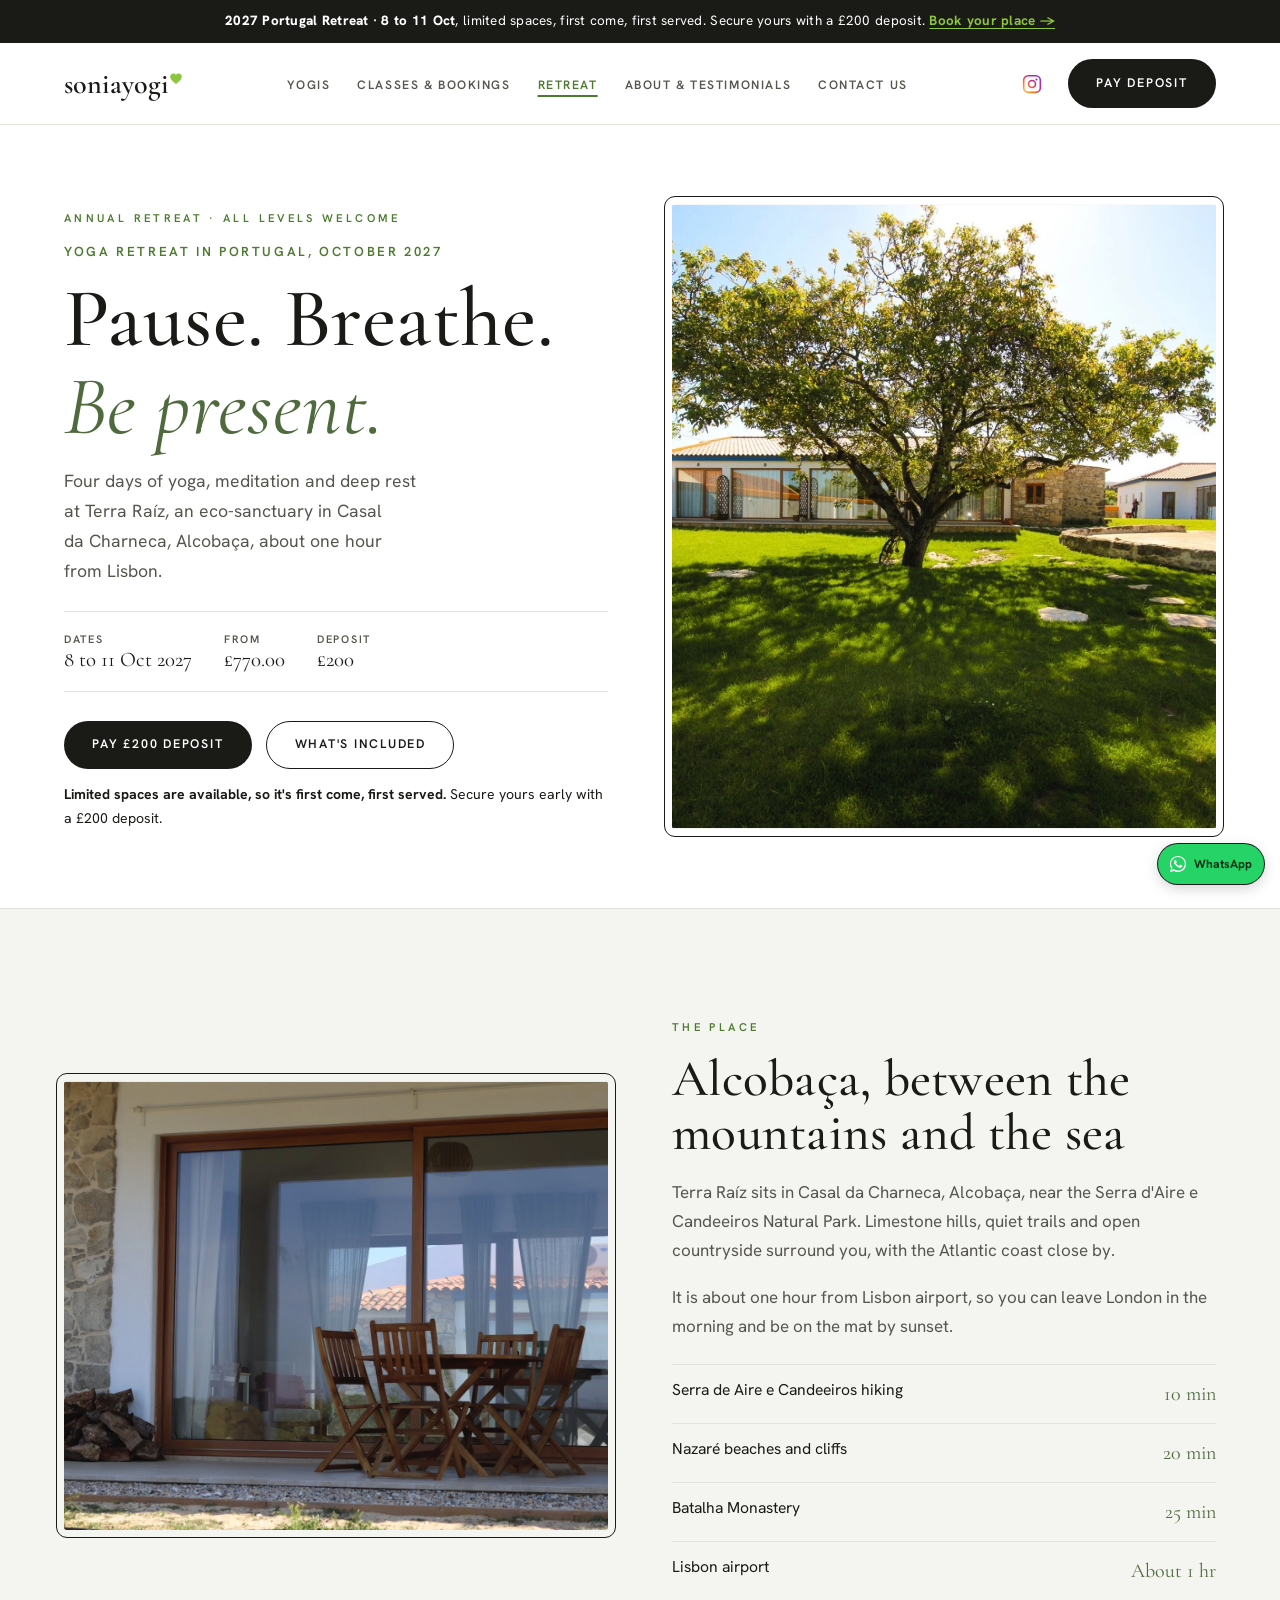
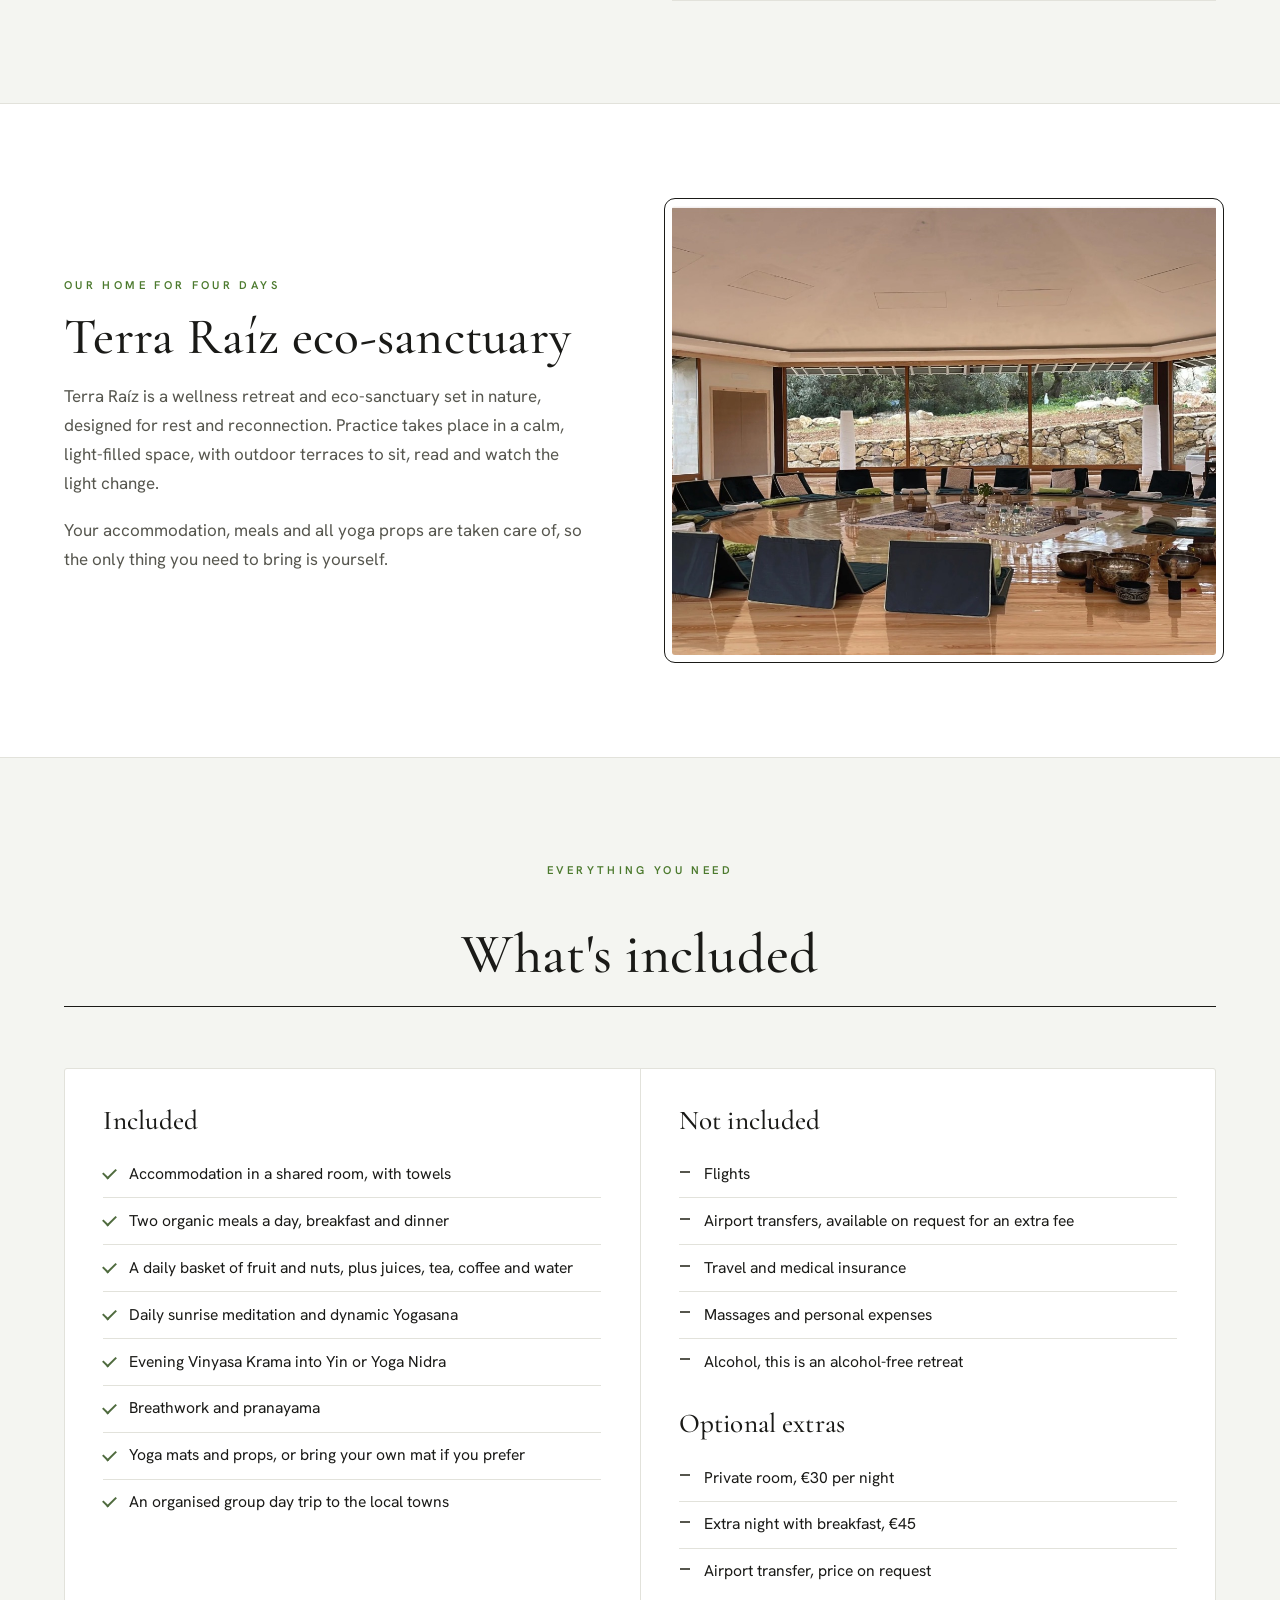
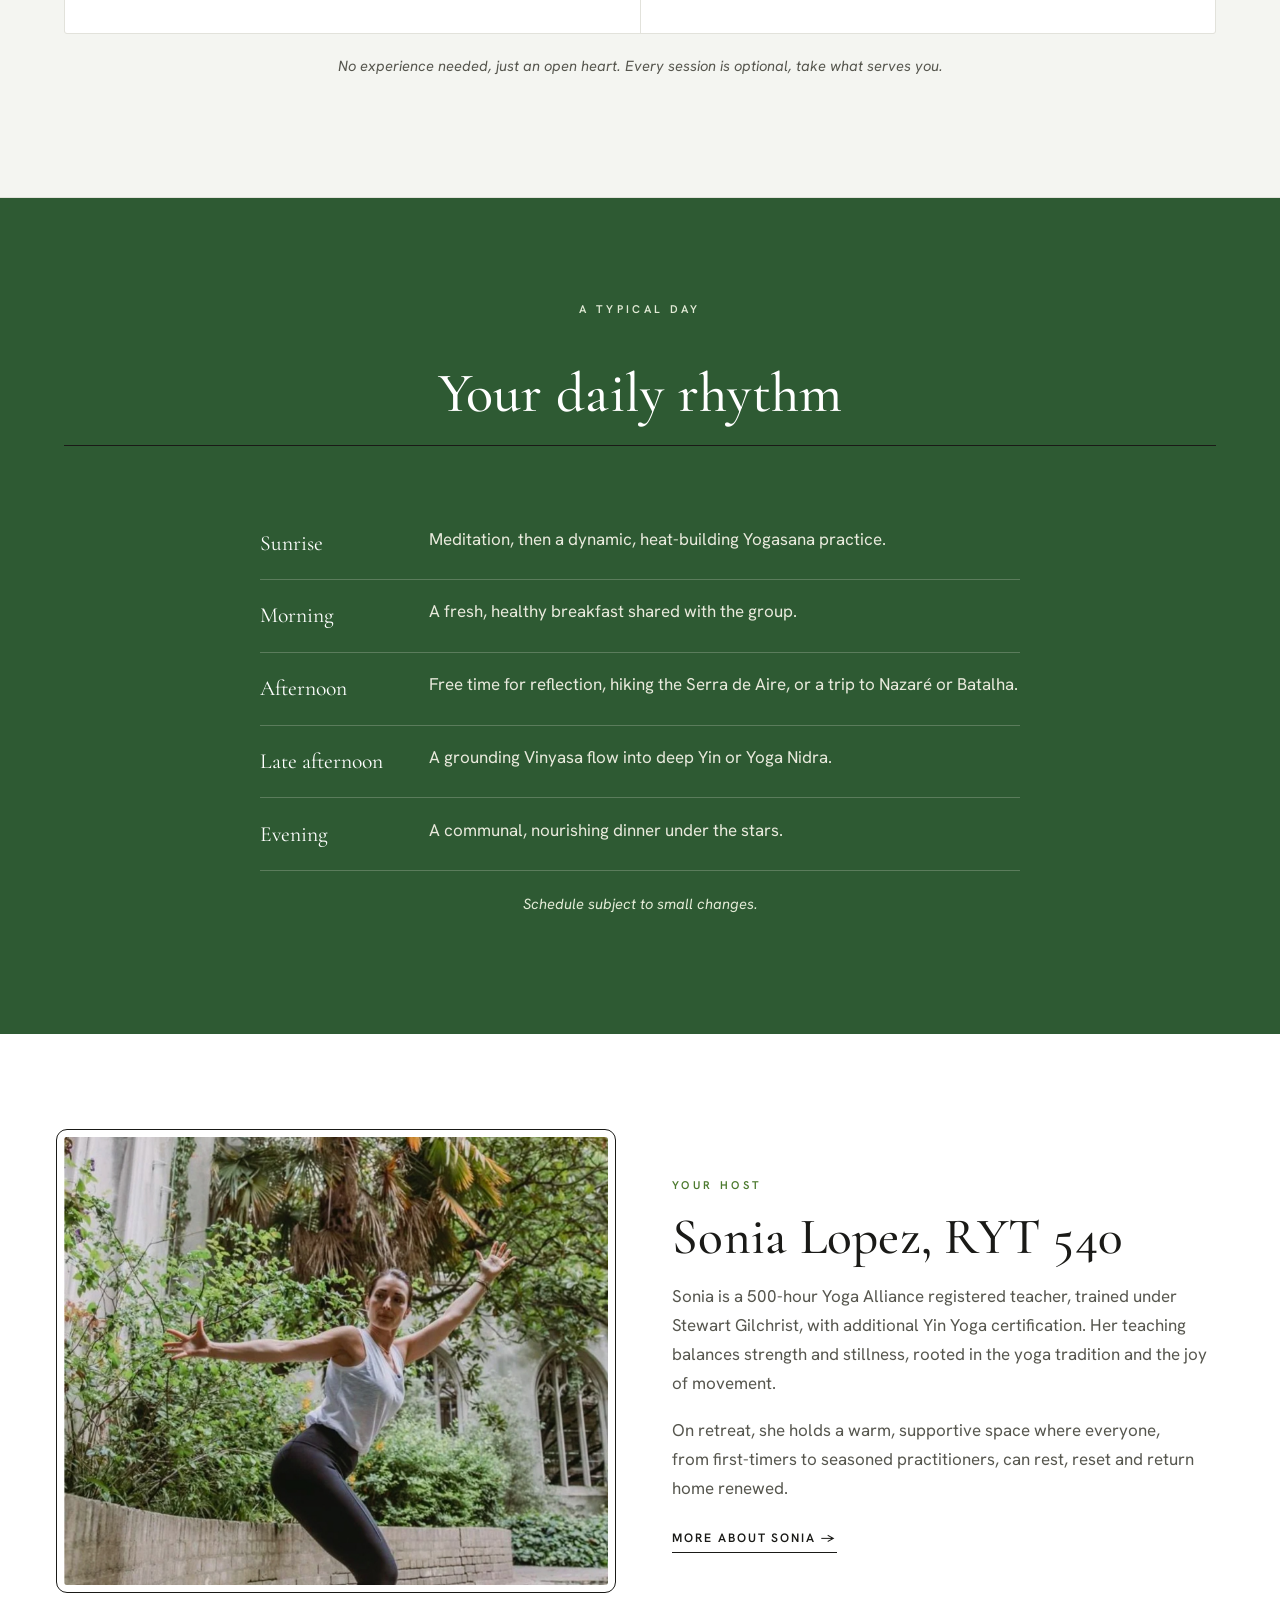
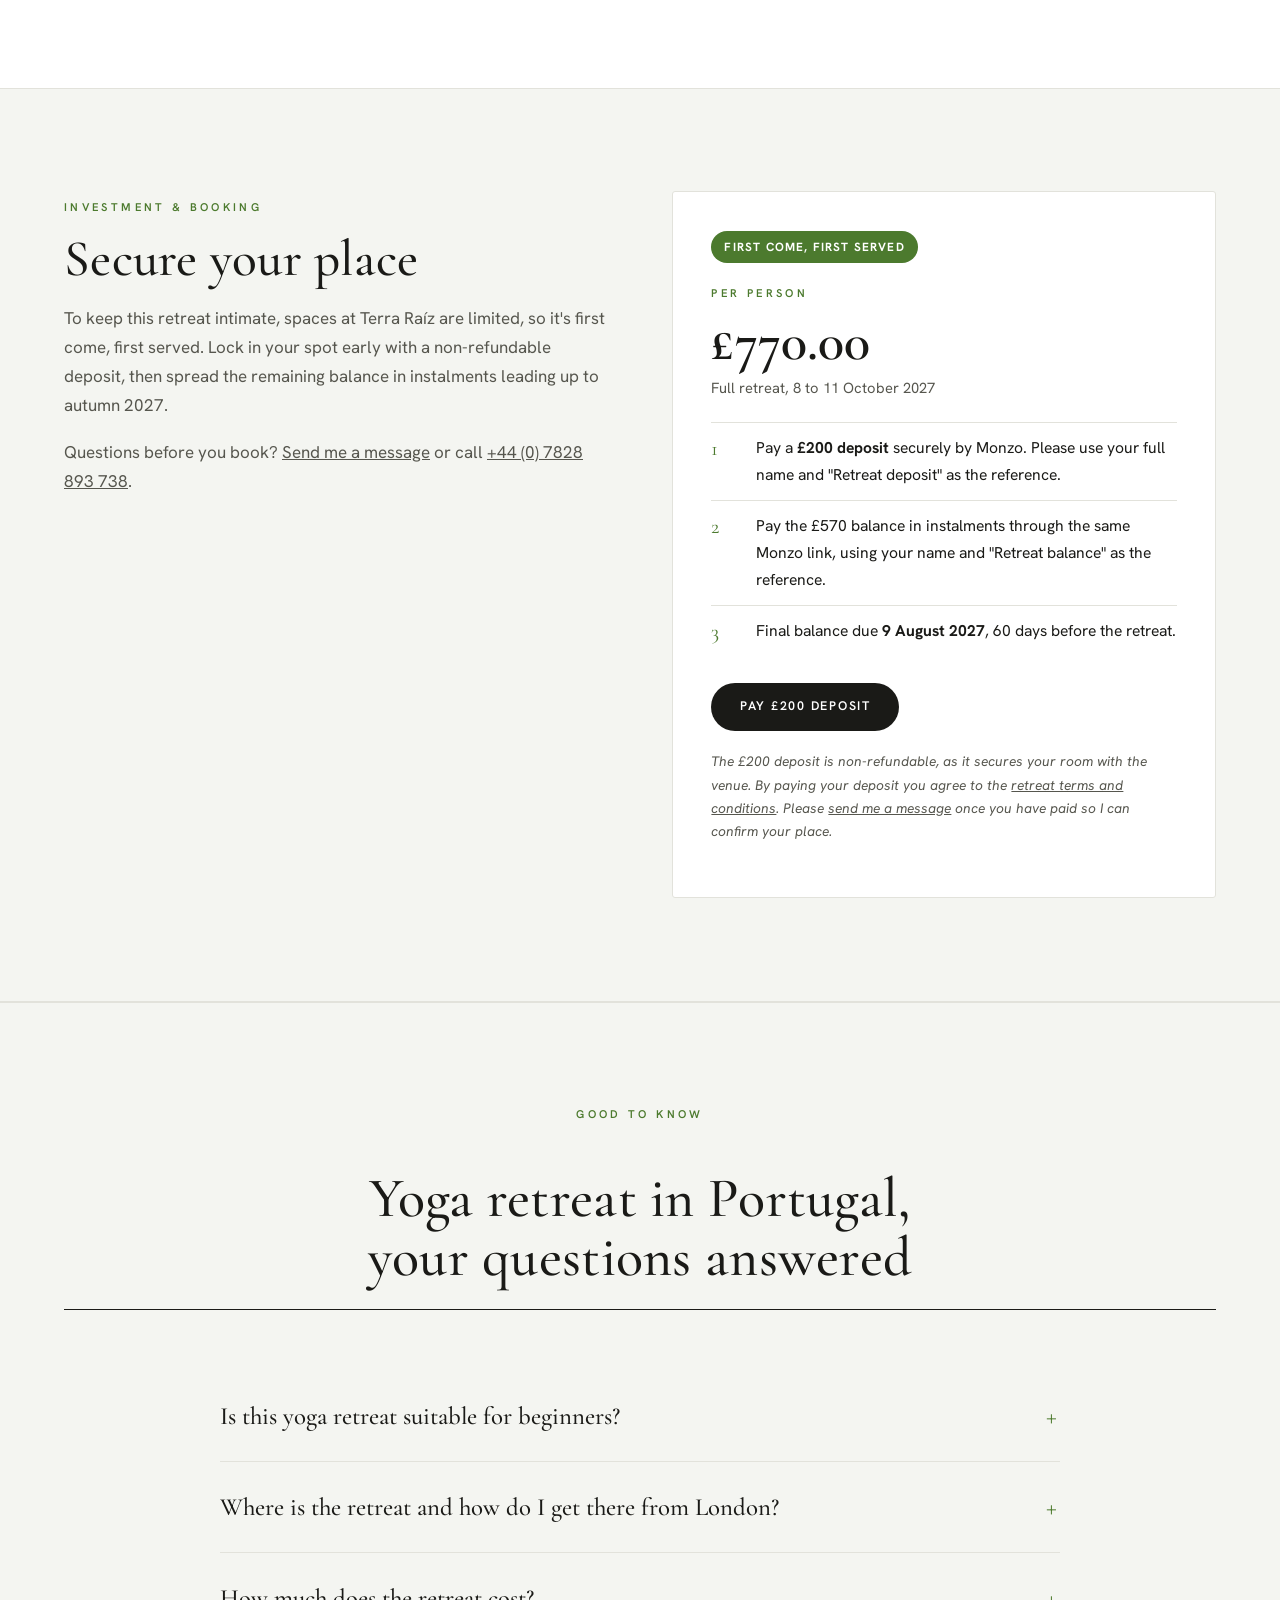
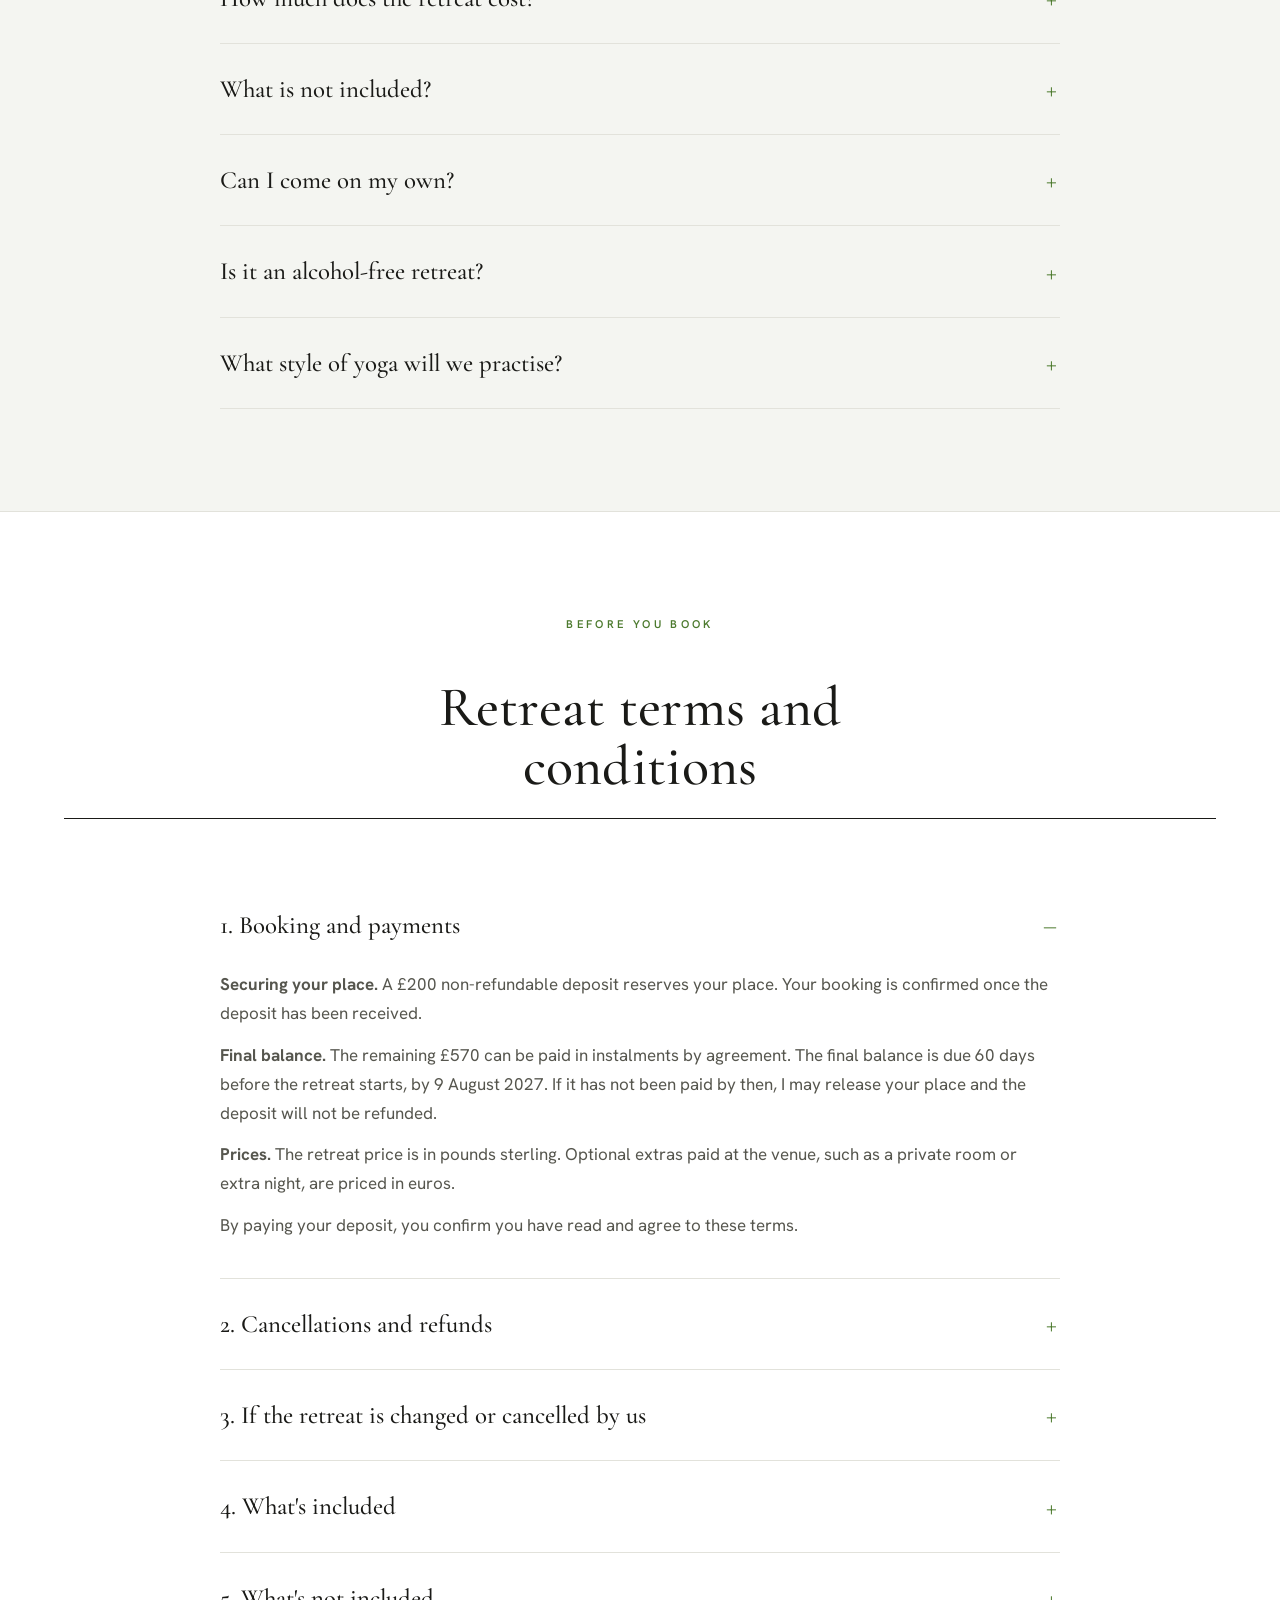
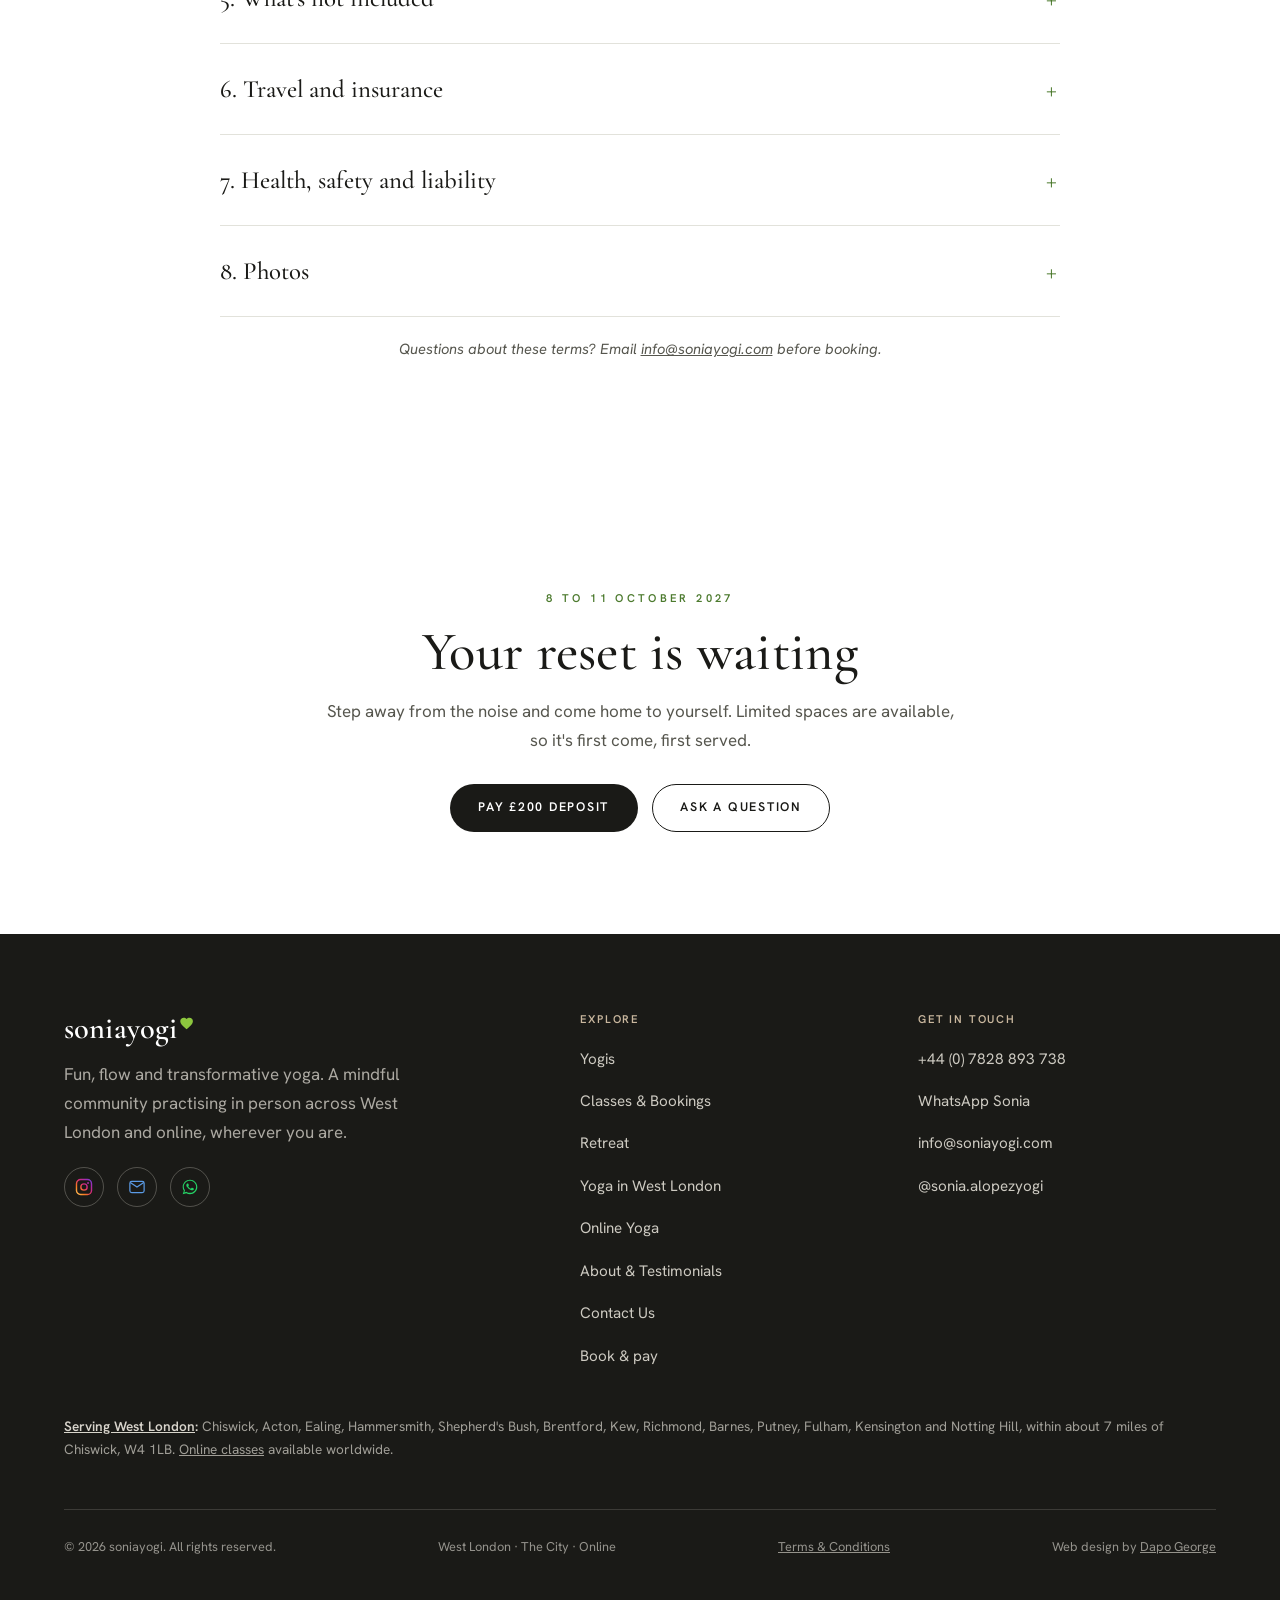
<file: retreat.html>
<!DOCTYPE html>
<html lang="en">
<head>
<meta charset="UTF-8">
<meta name="viewport" content="width=device-width, initial-scale=1">
<!-- Google tag (gtag.js) -->
<script async src="https://www.googletagmanager.com/gtag/js?id=G-P2XMLJMWQG"></script>
<script>
  window.dataLayer = window.dataLayer || [];
  function gtag(){dataLayer.push(arguments);}
  gtag('js', new Date());
  gtag('config', 'G-P2XMLJMWQG');
</script>
<title>Yoga Retreat Portugal 2027 | Near Lisbon &amp; Nazaré | soniayogi</title>
<meta name="description" content="4-day all-levels yoga retreat in Portugal, 8 to 11 October 2027, at Terra Raíz eco-sanctuary near Nazaré, one hour from Lisbon. Vinyasa, Yin, Yoga Nidra, meditation and organic meals. From £770.">
<meta name="keywords" content="yoga retreat Portugal, yoga retreat Portugal 2027, yoga retreat October 2027, yoga retreat near Lisbon, Nazaré yoga retreat, Alcobaça yoga retreat, Silver Coast yoga retreat, yoga retreat from London, yoga retreat for beginners, all levels yoga retreat, yin yoga retreat, yoga nidra retreat, meditation retreat Portugal, alcohol free retreat, wellness retreat Portugal, eco retreat Portugal, small group yoga retreat, solo travel yoga retreat, Terra Raíz">
<meta name="robots" content="index, follow, max-image-preview:large">
<link rel="canonical" href="https://soniayogi.com/retreat">
<meta property="og:type" content="website">
<meta property="og:site_name" content="soniayogi">
<meta property="og:title" content="Yoga Retreat in Portugal, 8 to 11 October 2027">
<meta property="og:description" content="4 days of yoga, meditation and rest at Terra Raíz eco-sanctuary near Nazaré, one hour from Lisbon. All levels, from £770.">
<meta property="og:url" content="https://soniayogi.com/retreat">
<meta property="og:image" content="https://soniayogi.com/images/retreat.jpg">
<meta property="og:image:alt" content="Countryside around Terra Raíz yoga retreat, Alcobaça, Portugal">
<meta property="og:locale" content="en_GB">
<meta name="twitter:card" content="summary_large_image">
<meta name="twitter:title" content="Yoga Retreat in Portugal, October 2027">
<meta name="twitter:description" content="4 days of yoga, meditation and rest at Terra Raíz, Alcobaça. 8 to 11 October 2027.">
<meta name="twitter:image" content="https://soniayogi.com/images/retreat.jpg">
<link rel="preconnect" href="https://fonts.googleapis.com">
<link rel="preconnect" href="https://fonts.gstatic.com" crossorigin>
<link rel="stylesheet" href="assets/haven.css?v=9">
<style id="retreat-styles">
/* ---------- retreat deposit ---------- */
.deposit-box{border:1px solid rgba(250,246,236,.35);border-radius:3px;padding:1.1rem 1.3rem;margin:.4rem 0 1.4rem;}
.deposit-box p{color:rgba(250,246,236,.9);font-size:.95rem;margin-bottom:.6rem;}
.deposit-box p:last-child{margin-bottom:0;}
.deposit-lead{font-family:var(--display);font-size:1.45rem !important;line-height:1.25;color:var(--bg) !important;}
.deposit-lead strong{font-weight:600;}
.deposit-terms{font-size:.85rem !important;font-style:italic;color:rgba(250,246,236,.8) !important;}

/* ---------- retreat page ---------- */
.rt-hero{display:grid;grid-template-columns:1fr 1fr;gap:clamp(2rem,5vw,5rem);align-items:center;padding:clamp(2.5rem,6vw,5rem) 0;}
.rt-hero h1{font-size:clamp(2.8rem,6.5vw,5.2rem);font-weight:500;margin:.9rem 0 1rem;}
.rt-hero h1 em{font-style:italic;font-weight:400;color:var(--sage-deep);}
.rt-hero .sub{font-size:1.1rem;color:var(--soft);max-width:38ch;margin-bottom:1.6rem;}
.rt-facts{display:grid;grid-template-columns:repeat(3,auto);gap:.4rem 2rem;justify-content:start;margin:0 0 1.8rem;padding:1.1rem 0;border-block:1px solid var(--line);}
.rt-facts dt{font-size:.68rem;letter-spacing:.16em;text-transform:uppercase;color:var(--soft);font-weight:600;}
.rt-facts dd{margin:0;font-family:var(--display);font-size:1.3rem;line-height:1.2;}
.rt-hero-img{aspect-ratio:4/4.6;overflow:hidden;border-radius:3px;box-shadow:var(--shadow);}
.rt-hero-img img{width:100%;height:100%;object-fit:cover;}
.rt-urgent{font-size:.88rem;color:var(--ink);margin:.9rem 0 0;}
.rt-split{display:grid;grid-template-columns:1fr 1fr;gap:clamp(2rem,5vw,5rem);align-items:center;}
.rt-split.reverse .rt-media{order:2;}
.rt-split h2{font-size:clamp(2rem,4.5vw,3.2rem);margin:.8rem 0 1.1rem;}
.rt-split p{color:var(--soft);}
.rt-media{display:grid;grid-template-columns:1fr 1fr;gap:.8rem;}
.rt-media img{width:100%;height:100%;object-fit:cover;border-radius:3px;}
.rt-media .tall{grid-row:span 2;aspect-ratio:3/4.2;}
.rt-media .sq{aspect-ratio:1/1;}
.rt-media.single{grid-template-columns:1fr;}
.rt-media.single img{aspect-ratio:4/3.3;box-shadow:var(--shadow);}
.rt-lists{display:grid;grid-template-columns:1fr 1fr;gap:1px;background:var(--line);border:1px solid var(--line);border-radius:3px;overflow:hidden;}
.rt-lists>div{background:var(--bg);padding:clamp(1.6rem,3vw,2.4rem);}
.rt-lists h3{font-size:1.7rem;margin-bottom:1rem;}
.rt-lists ul{list-style:none;padding:0;margin:0;}
.rt-lists li{padding:.6rem 0 .6rem 1.6rem;border-bottom:1px solid var(--line);position:relative;color:var(--ink);font-size:.98rem;}
.rt-lists li:last-child{border-bottom:none;}
.rt-lists .inc li::before{content:'';position:absolute;left:0;top:1.05rem;width:.7rem;height:.38rem;border-left:2px solid var(--sage-deep);border-bottom:2px solid var(--sage-deep);transform:rotate(-45deg);}
.rt-lists .exc li::before{content:'';position:absolute;left:.1rem;top:1.2rem;width:.6rem;height:2px;background:var(--soft);}
.rt-note{font-size:.92rem;color:var(--soft);font-style:italic;margin-top:1.2rem;text-align:center;}
.rt-schedule{list-style:none;padding:0;margin:0;max-width:760px;margin-inline:auto;}
.rt-schedule li{display:grid;grid-template-columns:150px 1fr;gap:1.2rem;padding:1.1rem 0;border-bottom:1px solid rgba(250,246,236,.22);}
.rt-schedule .t{font-family:var(--display);font-size:1.35rem;color:var(--bg);}
.rt-schedule .d{color:rgba(250,246,236,.92);}
.rt-invest{display:grid;grid-template-columns:1fr 1fr;gap:clamp(2rem,5vw,4rem);align-items:start;}
.rt-price-card{background:var(--white);border:1px solid var(--line);border-radius:3px;padding:clamp(1.8rem,3vw,2.6rem);}
.rt-price-card .big{font-family:var(--display);font-size:clamp(2.6rem,5vw,3.4rem);font-weight:600;line-height:1;margin:.6rem 0 .3rem;}
.rt-price-card .per{color:var(--soft);font-size:.92rem;margin-bottom:1.4rem;}
.rt-steps{list-style:none;padding:0;margin:0 0 1.6rem;counter-reset:s;}
.rt-steps li{counter-increment:s;display:grid;grid-template-columns:2rem 1fr;gap:.8rem;padding:.75rem 0;border-top:1px solid var(--line);color:var(--ink);font-size:.98rem;}
.rt-steps li::before{content:counter(s);font-family:var(--display);font-size:1.3rem;color:var(--clay);line-height:1.3;}
.rt-terms{font-size:.86rem;color:var(--soft);font-style:italic;margin-top:1.2rem;}
.rt-cta{text-align:center;max-width:640px;margin:0 auto;}
.rt-cta h2{font-size:clamp(2.2rem,5vw,3.4rem);margin:.8rem 0 1rem;}
.rt-cta p{color:var(--soft);margin-bottom:1.8rem;}
.rt-cta .hero-actions{justify-content:center;}
@media(max-width:860px){.rt-hero,.rt-split,.rt-invest,.rt-lists{grid-template-columns:1fr;}.rt-split.reverse .rt-media{order:0;}.rt-hero-img{aspect-ratio:4/3.4;order:-1;}.rt-facts{grid-template-columns:1fr 1fr;}.rt-schedule li{grid-template-columns:1fr;gap:.2rem;}}
.rt-near{margin:1.4rem 0 0;border-top:1px solid var(--line);}
.rt-near div{display:flex;justify-content:space-between;gap:1rem;padding:.75rem 0;border-bottom:1px solid var(--line);}
.rt-near dt{color:var(--ink);font-size:.98rem;}
.rt-near dd{margin:0;font-family:var(--display);font-size:1.25rem;color:var(--sage-deep);white-space:nowrap;}
.terms-list{margin:.4rem 0 1rem;padding-left:1.2rem;}
.terms-list li{margin-bottom:.45rem;color:var(--soft);}
#terms .faq-answer p{margin-bottom:.8rem;}
.h1-kicker{display:block;font-family:var(--body);font-size:.82rem;letter-spacing:.2em;text-transform:uppercase;font-weight:600;color:var(--clay);margin-bottom:1rem;font-style:normal;}
</style>
<script type="application/ld+json">
{
  "@context": "https://schema.org",
  "@type": "Event",
  "name": "Pause · Breathe · Be Present, 2027 Portugal Yoga Retreat",
  "description": "An intimate 4-day, alcohol-free yoga retreat at Terra Raíz eco-sanctuary in Casal da Charneca, Alcobaça, Portugal: Vinyasa Krama, Yin, Yoga Nidra, meditation, a group day trip, accommodation, breakfast and dinner. Airport transfers available on request.",
  "startDate": "2027-10-08",
  "endDate": "2027-10-11",
  "eventAttendanceMode": "https://schema.org/OfflineEventAttendanceMode",
  "eventStatus": "https://schema.org/EventScheduled",
  "image": ["https://soniayogi.com/images/retreat.jpg","https://soniayogi.com/images/retreat-patio.jpg","https://soniayogi.com/images/meditation-hall.jpg"],
  "location": { "@type": "Place", "name": "Terra Raíz", "address": { "@type": "PostalAddress", "streetAddress": "Casal da Charneca", "addressLocality": "Alcobaça", "addressRegion": "Leiria", "addressCountry": "PT" } },
  "url": "https://soniayogi.com/retreat",
  "inLanguage": "en-GB",
  "isAccessibleForFree": false,
  "keywords": "yoga retreat Portugal, yoga retreat near Lisbon, Nazaré, all levels, alcohol-free",
  "organizer": { "@type": "Organization", "name": "soniayogi", "url": "https://soniayogi.com/" },
  "performer": { "@type": "Person", "name": "Sonia Lopez", "jobTitle": "500-hour Yoga Alliance Registered Yoga Teacher", "url": "https://soniayogi.com/about-testimonials" },
  "offers": [
    { "@type": "Offer", "name": "Full retreat", "price": "770.00", "priceCurrency": "GBP", "availability": "https://schema.org/LimitedAvailability", "url": "https://soniayogi.com/retreat", "validFrom": "2026-10-01" },
    { "@type": "Offer", "name": "Deposit", "price": "200", "priceCurrency": "GBP", "availability": "https://schema.org/LimitedAvailability", "url": "https://soniayogi.com/retreat#book", "validFrom": "2026-10-01" }
  ]
}
</script>
<script type="application/ld+json">
{
 "@context": "https://schema.org",
 "@graph": [
  {
   "@type": "BreadcrumbList",
   "itemListElement": [
    {
     "@type": "ListItem",
     "position": 1,
     "name": "Home",
     "item": "https://soniayogi.com/"
    },
    {
     "@type": "ListItem",
     "position": 2,
     "name": "Yoga Retreat Portugal 2027",
     "item": "https://soniayogi.com/retreat"
    }
   ]
  },
  {
   "@type": "FAQPage",
   "mainEntity": [
    {
     "@type": "Question",
     "name": "Is this yoga retreat suitable for beginners?",
     "acceptedAnswer": {
      "@type": "Answer",
      "text": "Yes. The retreat is open to all levels, from complete beginners to experienced practitioners. Every class offers modifications, and every session is optional."
     }
    },
    {
     "@type": "Question",
     "name": "Where is the retreat and how do I get there from London?",
     "acceptedAnswer": {
      "@type": "Answer",
      "text": "The retreat is at Terra Raíz, an eco-sanctuary in Casal da Charneca, Alcobaça, Portugal. Fly from London to Lisbon, then it is about one hour by road. Nazaré is 20 minutes away and the Serra de Aire e Candeeiros Natural Park is 10 minutes away. Airport transfers can be arranged on request for an extra fee."
     }
    },
    {
     "@type": "Question",
     "name": "How much does the retreat cost?",
     "acceptedAnswer": {
      "@type": "Answer",
      "text": "The retreat is £770 per person, which covers shared accommodation with towels, breakfast and dinner, fruit, nuts and drinks, all yoga sessions with mats and props, and a group day trip. Secure your place with a £200 non-refundable deposit, then pay the balance in instalments, due 60 days before the retreat."
     }
    },
    {
     "@type": "Question",
     "name": "What is not included?",
     "acceptedAnswer": {
      "@type": "Answer",
      "text": "Flights, airport transfers, travel and medical insurance, massages and personal expenses. A private room is €30 per night extra and an extra night with breakfast is €45."
     }
    },
    {
     "@type": "Question",
     "name": "Can I come on my own?",
     "acceptedAnswer": {
      "@type": "Answer",
      "text": "Absolutely. Many guests travel solo. The group is kept small and friendly, and shared rooms make it easy to connect with others."
     }
    },
    {
     "@type": "Question",
     "name": "Is it an alcohol-free retreat?",
     "acceptedAnswer": {
      "@type": "Answer",
      "text": "Yes. This is an alcohol-free retreat, with organic meals, juices, tea, coffee and water provided throughout your stay."
     }
    },
    {
     "@type": "Question",
     "name": "What style of yoga will we practise?",
     "acceptedAnswer": {
      "@type": "Answer",
      "text": "Each day includes sunrise meditation and dynamic Yogasana, then an evening Vinyasa Krama flow into Yin or Yoga Nidra, plus breathwork and pranayama. The retreat is led by Sonia Lopez, a 500-hour Yoga Alliance registered teacher."
     }
    }
   ]
  }
 ]
}
</script>
<style id="site-fixes">
/* ---------- thin line frame on images ---------- */
.hero-img,.svc .ph,.class-media,.about-img,.stillness-img,.retreat-feature-media,.retreat-detail .media,.rt-hero-img,.rt-media.single img{outline:1px solid var(--ink);outline-offset:7px;box-shadow:none;}
.band-sage .stillness-img,.band-sage .retreat-feature-media,.band-sage .retreat-detail .media,.band-sage .rt-media.single img{outline-color:rgba(255,255,255,.75);}
.svc .ph{margin-bottom:calc(1.4rem + 8px);}

/* instagram brand colours */
.footer-social a:hover .ig-color *{stroke:#fff;}
.footer-social a:hover .ig-color circle:last-child{fill:#fff;}

/* email buttons, blue */
.footer-social a.email-btn{background:transparent;border-color:rgba(250,246,236,.25);color:#5B9BE6;}
.footer-social a.email-btn:hover{background:transparent;border-color:#5B9BE6;color:#8AB8F0;}
.btn-email{background:transparent;border-color:#1A5FB4;color:#1A5FB4;}
.btn-email:hover{background:transparent;border-color:#134A8E;color:#134A8E;transform:translateY(-2px);}
/* email buttons, blue */
.footer-social a.email-btn{background:transparent;border-color:rgba(250,246,236,.25);color:#5B9BE6;}
.footer-social a.email-btn:hover{background:transparent;border-color:#5B9BE6;color:#8AB8F0;}
.btn-email{background:transparent;border-color:#1A5FB4;color:#1A5FB4;}
.btn-email:hover{background:transparent;border-color:#134A8E;color:#134A8E;transform:translateY(-2px);}
/* instagram brand colours */
.footer-social a:hover .ig-color *{stroke:#fff;}
.footer-social a:hover .ig-color circle:last-child{fill:#fff;}
/* ---------- WhatsApp ---------- */
.wa-fab{position:fixed;right:16px;bottom:16px;z-index:90;display:inline-flex;align-items:center;justify-content:center;gap:6px;height:40px;padding:0 12px 0 10px;border-radius:999px;background:#25D366;color:#fff;text-decoration:none;font-family:var(--body);font-weight:700;font-size:12px;box-shadow:0 0 0 1px var(--ink),0 4px 14px rgba(0,0,0,.18);transition:transform .2s ease,background .2s ease;}
.wa-fab svg{width:20px;height:20px;flex-shrink:0;}
.wa-fab .wa-fab-text{color:#0B2E16;}
.wa-fab:hover{background:#1EBE5A;transform:translateY(-2px);}
.wa-fab:focus-visible{outline:3px solid var(--ink);outline-offset:4px;}
@media(max-width:640px){.wa-fab{width:40px;padding:0 !important;}.wa-fab .wa-fab-text{position:absolute;width:1px;height:1px;overflow:hidden;clip:rect(0 0 0 0);white-space:nowrap;}}
@media(prefers-reduced-motion:reduce){.wa-fab{transition:none;}.wa-fab:hover{transform:none;}}
@media print{.wa-fab{display:none;}}
.footer-social a.wa-btn{color:#25D366;}
.footer-social a.wa-btn:hover{background:transparent;border-color:#25D366;color:#4BE083;}
.footer-social a.wa-btn svg{width:20px;height:20px;}
.site-footer{padding-bottom:calc(2.5rem + 52px);}
</style>
</head>
<body>
<a class="skip-link" href="#main">Skip to content</a>

<div class="announce">
  <strong>2027 Portugal Retreat · 8 to 11 Oct</strong>, limited spaces, first come, first served. Secure yours with a £200 deposit. <a href="#book">Book your place →</a>
</div>

<header class="site-header">
  <nav class="nav" aria-label="Primary">
    <a class="brand" href="index.html">soniayogi<span class="leaf" aria-hidden="true"><svg viewBox="0 0 24 24" fill="currentColor"><path d="M12 21.35l-1.45-1.32C5.4 15.36 2 12.28 2 8.5 2 5.42 4.42 3 7.5 3c1.74 0 3.41.81 4.5 2.09C13.09 3.81 14.76 3 16.5 3 19.58 3 22 5.42 22 8.5c0 3.78-3.4 6.86-8.55 11.54L12 21.35z"/></svg></span></a>
    <ul class="nav-links">
      <li><a href="index.html">yogis</a></li>
      <li><a href="classes-bookings.html">classes &amp; bookings</a></li>
      <li><a href="retreat.html" class="active" aria-current="page">retreat</a></li>
      <li><a href="about-testimonials.html">about &amp; testimonials</a></li>
      <li><a href="contact-us.html">contact us</a></li>
    </ul>
    <div class="nav-cta">
      <a class="ig-link" href="https://www.instagram.com/sonia.alopezyogi" target="_blank" rel="noopener" aria-label="Follow @sonia.alopezyogi on Instagram">
        <svg class="ig-color" viewBox="0 0 24 24" fill="none" aria-hidden="true"><defs><linearGradient id="igg1" x1="0" y1="24" x2="24" y2="0" gradientUnits="userSpaceOnUse"><stop offset="0" stop-color="#FEDA75"/><stop offset=".3" stop-color="#FA7E1E"/><stop offset=".55" stop-color="#D62976"/><stop offset=".8" stop-color="#962FBF"/><stop offset="1" stop-color="#4F5BD5"/></linearGradient></defs><rect x="2" y="2" width="20" height="20" rx="5.5" stroke="url(#igg1)" stroke-width="1.9"/><circle cx="12" cy="12" r="4.2" stroke="url(#igg1)" stroke-width="1.9"/><circle cx="17.4" cy="6.6" r="1.3" fill="url(#igg1)"/></svg>
      </a>
      <a class="btn btn-solid" href="#book">Pay deposit</a>
      <button class="nav-toggle" aria-label="Toggle menu"><span></span><span></span><span></span></button>
    </div>
  </nav>
</header>
<main id="main">

<!-- HERO -->
<div class="wrap">
  <section class="rt-hero" data-screen-label="Retreat Hero">
    <div>
      <span class="label">Annual retreat · All levels welcome</span>
      <h1><span class="h1-kicker">Yoga retreat in Portugal, October 2027</span>Pause. Breathe.<br><em>Be present.</em></h1>
      <p class="sub">Four days of yoga, meditation and deep rest at Terra Raíz, an eco-sanctuary in Casal da Charneca, Alcobaça, about one hour from Lisbon.</p>
      <dl class="rt-facts">
        <div><dt>Dates</dt><dd>8 to 11 Oct 2027</dd></div>
        <div><dt>From</dt><dd>£770.00</dd></div>
        <div><dt>Deposit</dt><dd>£200</dd></div>
      </dl>
      <div class="hero-actions">
        <a class="btn btn-solid" href="pay.html?for=retreat-deposit">Pay £200 deposit</a>
        <a class="btn btn-ghost" href="#included">What's included</a>
      </div>
      <p class="rt-urgent"><strong>Limited spaces are available, so it's first come, first served.</strong> Secure yours early with a £200 deposit.</p>
    </div>
    <div class="rt-hero-img"><img fetchpriority="high" decoding="async" src="images/retreat.jpg" alt="Countryside around Terra Raíz yoga retreat in Alcobaça, Portugal"></div>
  </section>
</div>

<!-- THE PLACE -->
<section class="section band-panel" id="place" data-screen-label="The Place"><div class="wrap">
  <div class="rt-split">
    <div class="rt-media single reveal"><img loading="lazy" decoding="async" src="images/retreat-patio.jpg" alt="Outdoor terrace at Terra Raíz eco-sanctuary, Portugal"></div>
    <div class="reveal">
      <span class="label">The place</span>
      <h2>Alcobaça, between the mountains and the sea</h2>
      <p>Terra Raíz sits in Casal da Charneca, Alcobaça, near the Serra d'Aire e Candeeiros Natural Park. Limestone hills, quiet trails and open countryside surround you, with the Atlantic coast close by.</p>
      <p>It is about one hour from Lisbon airport, so you can leave London in the morning and be on the mat by sunset.</p>
      <dl class="rt-near">
        <div><dt>Serra de Aire e Candeeiros hiking</dt><dd>10 min</dd></div>
        <div><dt>Nazaré beaches and cliffs</dt><dd>20 min</dd></div>
        <div><dt>Batalha Monastery</dt><dd>25 min</dd></div>
        <div><dt>Lisbon airport</dt><dd>About 1 hr</dd></div>
      </dl>
    </div>
  </div>
</div></section>

<!-- OUR HOME -->
<section class="section" id="home" data-screen-label="Our Home"><div class="wrap">
  <div class="rt-split reverse">
    <div class="rt-media single reveal"><img loading="lazy" decoding="async" src="images/meditation-hall.jpg" alt="Yoga and meditation space at Terra Raíz retreat, Portugal"></div>
    <div class="reveal">
      <span class="label">Our home for four days</span>
      <h2>Terra Raíz eco-sanctuary</h2>
      <p>Terra Raíz is a wellness retreat and eco-sanctuary set in nature, designed for rest and reconnection. Practice takes place in a calm, light-filled space, with outdoor terraces to sit, read and watch the light change.</p>
      <p>Your accommodation, meals and all yoga props are taken care of, so the only thing you need to bring is yourself.</p>
    </div>
  </div>
</div></section>

<!-- INCLUDED -->
<section class="section band-panel" id="included" data-screen-label="Included"><div class="wrap">
  <div class="sec-head center reveal"><span class="label">Everything you need</span><h2>What's included</h2></div>
  <div class="rt-lists reveal">
    <div class="inc">
      <h3>Included</h3>
      <ul>
        <li>Accommodation in a shared room, with towels</li>
        <li>Two organic meals a day, breakfast and dinner</li>
        <li>A daily basket of fruit and nuts, plus juices, tea, coffee and water</li>
        <li>Daily sunrise meditation and dynamic Yogasana</li>
        <li>Evening Vinyasa Krama into Yin or Yoga Nidra</li>
        <li>Breathwork and pranayama</li>
        <li>Yoga mats and props, or bring your own mat if you prefer</li>
        <li>An organised group day trip to the local towns</li>
      </ul>
    </div>
    <div class="exc">
      <h3>Not included</h3>
      <ul>
        <li>Flights</li>
        <li>Airport transfers, available on request for an extra fee</li>
        <li>Travel and medical insurance</li>
        <li>Massages and personal expenses</li>
        <li>Alcohol, this is an alcohol-free retreat</li>
      </ul>
      <h3 style="margin-top:1.6rem;">Optional extras</h3>
      <ul>
        <li>Private room, €30 per night</li>
        <li>Extra night with breakfast, €45</li>
        <li>Airport transfer, price on request</li>
      </ul>
    </div>
  </div>
  <p class="rt-note reveal">No experience needed, just an open heart. Every session is optional, take what serves you.</p>
</div></section>

<!-- SCHEDULE -->
<section class="section band-sage" id="schedule" data-screen-label="Schedule"><div class="wrap">
  <div class="sec-head center reveal"><span class="label">A typical day</span><h2 style="color:var(--bg);">Your daily rhythm</h2></div>
  <ul class="rt-schedule reveal">
    <li><span class="t">Sunrise</span><span class="d">Meditation, then a dynamic, heat-building Yogasana practice.</span></li>
    <li><span class="t">Morning</span><span class="d">A fresh, healthy breakfast shared with the group.</span></li>
    <li><span class="t">Afternoon</span><span class="d">Free time for reflection, hiking the Serra de Aire, or a trip to Nazaré or Batalha.</span></li>
    <li><span class="t">Late afternoon</span><span class="d">A grounding Vinyasa flow into deep Yin or Yoga Nidra.</span></li>
    <li><span class="t">Evening</span><span class="d">A communal, nourishing dinner under the stars.</span></li>
  </ul>
  <p class="rt-note" style="color:var(--on-sage);">Schedule subject to small changes.</p>
</div></section>

<!-- HOST -->
<section class="section" id="host" data-screen-label="Host"><div class="wrap">
  <div class="rt-split">
    <div class="rt-media single reveal"><img loading="lazy" decoding="async" src="images/hero-sonia.jpg" alt="Sonia Lopez, yoga teacher and retreat host"></div>
    <div class="reveal">
      <span class="label">Your host</span>
      <h2>Sonia Lopez, RYT 540</h2>
      <p>Sonia is a 500-hour Yoga Alliance registered teacher, trained under Stewart Gilchrist, with additional Yin Yoga certification. Her teaching balances strength and stillness, rooted in the yoga tradition and the joy of movement.</p>
      <p>On retreat, she holds a warm, supportive space where everyone, from first-timers to seasoned practitioners, can rest, reset and return home renewed.</p>
      <a class="link" href="about-testimonials.html" style="color:var(--ink);">More about Sonia →</a>
    </div>
  </div>
</div></section>

<!-- INVESTMENT + BOOKING -->
<section class="section band-panel" id="book" data-screen-label="Book"><div class="wrap">
  <div class="rt-invest">
    <div class="reveal">
      <span class="label">Investment &amp; booking</span>
      <h2 style="font-size:clamp(2rem,4.5vw,3.2rem);margin:.8rem 0 1.1rem;">Secure your place</h2>
      <p style="color:var(--soft);">To keep this retreat intimate, spaces at Terra Raíz are limited, so it's first come, first served. Lock in your spot early with a non-refundable deposit, then spread the remaining balance in instalments leading up to autumn 2027.</p>
      <p style="color:var(--soft);">Questions before you book? <a href="contact-us.html?subject=retreat">Send me a message</a> or call <a href="tel:+447828893738">+44 (0) 7828 893 738</a>.</p>
    </div>
    <div class="rt-price-card reveal">
      <span class="spots-badge" style="margin-bottom:.9rem;">First come, first served</span><br><span class="label">Per person</span>
      <div class="big">£770.00</div>
      <p class="per">Full retreat, 8 to 11 October 2027</p>
      <ol class="rt-steps">
        <li><span>Pay a <strong>£200 deposit</strong> securely by Monzo. Please use your full name and "Retreat deposit" as the reference.</span></li>
        <li><span>Pay the £570 balance in instalments through the same Monzo link, using your name and "Retreat balance" as the reference.</span></li>
        <li><span>Final balance due <strong>9 August 2027</strong>, 60 days before the retreat.</span></li>
      </ol>
      <a class="btn btn-solid" href="pay.html?for=retreat-deposit">Pay £200 deposit</a>
      <p class="rt-terms">The £200 deposit is non-refundable, as it secures your room with the venue. By paying your deposit you agree to the <a href="#terms">retreat terms and conditions</a>. Please <a href="contact-us.html?subject=retreat">send me a message</a> once you have paid so I can confirm your place.</p>
    </div>
  </div>
</div></section>



<!-- RETREAT FAQ -->
<section class="section band-panel" id="faq" data-screen-label="Retreat FAQ"><div class="wrap">
  <div class="sec-head center reveal"><span class="label">Good to know</span><h2>Yoga retreat in Portugal, your questions answered</h2></div>
  <div class="faq-list">
    <details class="faq"><summary>Is this yoga retreat suitable for beginners?</summary><div class="faq-answer"><p>Yes. The retreat is open to all levels, from complete beginners to experienced practitioners. Every class offers modifications, and every session is optional.</p></div></details>
    <details class="faq"><summary>Where is the retreat and how do I get there from London?</summary><div class="faq-answer"><p>The retreat is at Terra Raíz, an eco-sanctuary in Casal da Charneca, Alcobaça, Portugal. Fly from London to Lisbon, then it is about one hour by road. Nazaré is 20 minutes away and the Serra de Aire e Candeeiros Natural Park is 10 minutes away. Airport transfers can be arranged on request for an extra fee.</p></div></details>
    <details class="faq"><summary>How much does the retreat cost?</summary><div class="faq-answer"><p>The retreat is £770 per person, which covers shared accommodation with towels, breakfast and dinner, fruit, nuts and drinks, all yoga sessions with mats and props, and a group day trip. Secure your place with a £200 non-refundable deposit, then pay the balance in instalments, due 60 days before the retreat.</p></div></details>
    <details class="faq"><summary>What is not included?</summary><div class="faq-answer"><p>Flights, airport transfers, travel and medical insurance, massages and personal expenses. A private room is €30 per night extra and an extra night with breakfast is €45.</p></div></details>
    <details class="faq"><summary>Can I come on my own?</summary><div class="faq-answer"><p>Absolutely. Many guests travel solo. The group is kept small and friendly, and shared rooms make it easy to connect with others.</p></div></details>
    <details class="faq"><summary>Is it an alcohol-free retreat?</summary><div class="faq-answer"><p>Yes. This is an alcohol-free retreat, with organic meals, juices, tea, coffee and water provided throughout your stay.</p></div></details>
    <details class="faq"><summary>What style of yoga will we practise?</summary><div class="faq-answer"><p>Each day includes sunrise meditation and dynamic Yogasana, then an evening Vinyasa Krama flow into Yin or Yoga Nidra, plus breathwork and pranayama. The retreat is led by Sonia Lopez, a 500-hour Yoga Alliance registered teacher.</p></div></details>
  </div>
</div></section>

<!-- TERMS -->
<section class="section" id="terms" data-screen-label="Terms"><div class="wrap">
  <div class="sec-head center reveal"><span class="label">Before you book</span><h2>Retreat terms and conditions</h2></div>
  <div class="faq-list">
    <details class="faq" open><summary>1. Booking and payments</summary><div class="faq-answer">
      <p><strong>Securing your place.</strong> A £200 non-refundable deposit reserves your place. Your booking is confirmed once the deposit has been received.</p>
      <p><strong>Final balance.</strong> The remaining £570 can be paid in instalments by agreement. The final balance is due 60 days before the retreat starts, by 9 August 2027. If it has not been paid by then, I may release your place and the deposit will not be refunded.</p>
      <p><strong>Prices.</strong> The retreat price is in pounds sterling. Optional extras paid at the venue, such as a private room or extra night, are priced in euros.</p>
      <p>By paying your deposit, you confirm you have read and agree to these terms.</p>
    </div></details>
    <details class="faq"><summary>2. Cancellations and refunds</summary><div class="faq-answer">
      <p>Because rooms and retreat arrangements are secured in advance, the £200 deposit is non-refundable. If you need to cancel, the following applies to any balance you have already paid:</p>
      <ul class="terms-list">
        <li><strong>61 days or more before the retreat</strong> (on or before 8 August 2027): 80% refund.</li>
        <li><strong>30 to 60 days before</strong> (9 August to 8 September 2027): 50% refund.</li>
        <li><strong>Fewer than 30 days before, or no-show:</strong> no refund.</li>
      </ul>
      <p>All cancellations must be made in writing to info@soniayogi.com. The date I receive your email is the date of cancellation.</p>
      <p><strong>Transferring your place.</strong> If you cannot attend, you may pass your place to a friend, with my agreement and at no extra cost, provided they accept these terms.</p>
    </div></details>
    <details class="faq"><summary>3. If the retreat is changed or cancelled by us</summary><div class="faq-answer">
      <p>In the unlikely event that I need to cancel the retreat, you will receive a full refund of everything you have paid to soniayogi, including your deposit, or the option to move to a future date.</p>
      <p>I am not responsible for flights, travel or other costs you have booked separately, which is one more reason travel insurance is essential.</p>
      <p>Small changes to the daily schedule, sessions or day trip may happen because of weather, the venue or other circumstances. These do not entitle you to a refund.</p>
    </div></details>
    <details class="faq"><summary>4. What's included</summary><div class="faq-answer">
      <p>Accommodation in a shared room, with towels. All yoga sessions, with mats and props provided, though you are welcome to bring your own mat. Two organic meals a day, breakfast and dinner. A daily basket of fruit and nuts, plus juices, tea, coffee and water throughout your stay. An organised group day trip to the local towns.</p>
      <p><strong>Private rooms</strong> are available for an extra €30 per night, subject to availability.</p>
    </div></details>
    <details class="faq"><summary>5. What's not included</summary><div class="faq-answer">
      <p>Flights and airport transfers, travel and medical insurance, massages, personal expenses and alcohol. This is an alcohol-free retreat.</p>
      <p>An <strong>extra night</strong>, with breakfast, can be added for €45, subject to availability.</p>
    </div></details>
    <details class="faq"><summary>6. Travel and insurance</summary><div class="faq-answer">
      <p><strong>Getting there.</strong> You are responsible for booking your own flights and making sure your passport and travel documents are valid. Airport transfers can be arranged on request for an extra fee.</p>
      <p><strong>Insurance.</strong> Travel insurance is required. Please make sure your policy covers medical emergencies, lost luggage and trip cancellation.</p>
    </div></details>
    <details class="faq"><summary>7. Health, safety and liability</summary><div class="faq-answer">
      <p><strong>Listen to your body.</strong> All sessions, including Vinyasa, Yin and Yoga Nidra, are open to all levels, with modifications offered. Every session is optional.</p>
      <p><strong>Health.</strong> Please tell me before booking about any injuries or medical conditions, or if you are pregnant. Depending on your situation, I may ask you to check with your doctor before attending. Guests must be 18 or over.</p>
      <p><strong>Personal responsibility.</strong> You take part at your own risk and are responsible for your own health and wellbeing. soniayogi is not responsible for lost or damaged belongings, or for delays and disruption caused by events outside our control. Nothing in these terms limits liability for death or personal injury caused by negligence, or anything else that cannot be excluded by law.</p>
      <p><strong>Respect for the group and venue.</strong> Please respect other guests, the venue and its staff. Any damage to the property will be charged to the guest responsible. If a guest's behaviour seriously disrupts the retreat, I may ask them to leave, with no refund.</p>
    </div></details>
    <details class="faq"><summary>8. Photos</summary><div class="faq-answer">
      <p>I may take group photos during the retreat to share on the soniayogi website and social media. If you would prefer not to appear in them, just let me know.</p>
    </div></details>
  </div>
  <p class="rt-note">Questions about these terms? Email <a href="mailto:info@soniayogi.com">info@soniayogi.com</a> before booking.</p>
</div></section>

<!-- FINAL CTA -->
<section class="section"><div class="wrap">
  <div class="rt-cta reveal">
    <span class="label">8 to 11 October 2027</span>
    <h2>Your reset is waiting</h2>
    <p>Step away from the noise and come home to yourself. Limited spaces are available, so it's first come, first served.</p>
    <div class="hero-actions">
      <a class="btn btn-solid" href="pay.html?for=retreat-deposit">Pay £200 deposit</a>
      <a class="btn btn-ghost" href="contact-us.html?subject=retreat">Ask a question</a>
    </div>
  </div>
</div></section>

</main>
<footer class="site-footer">
  <div class="footer-grid">
    <div class="footer-brand">
      <a class="brand" href="index.html">soniayogi<span class="leaf" aria-hidden="true"><svg viewBox="0 0 24 24" fill="currentColor"><path d="M12 21.35l-1.45-1.32C5.4 15.36 2 12.28 2 8.5 2 5.42 4.42 3 7.5 3c1.74 0 3.41.81 4.5 2.09C13.09 3.81 14.76 3 16.5 3 19.58 3 22 5.42 22 8.5c0 3.78-3.4 6.86-8.55 11.54L12 21.35z"/></svg></span></a>
      <p>Fun, flow and transformative yoga. A mindful community practising in person across West London and online, wherever you are.</p>
      <div class="footer-social">
        <a href="https://www.instagram.com/sonia.alopezyogi" target="_blank" rel="noopener" aria-label="Instagram @sonia.alopezyogi">
          <svg class="ig-color" viewBox="0 0 24 24" fill="none" aria-hidden="true"><defs><linearGradient id="igg2" x1="0" y1="24" x2="24" y2="0" gradientUnits="userSpaceOnUse"><stop offset="0" stop-color="#FEDA75"/><stop offset=".3" stop-color="#FA7E1E"/><stop offset=".55" stop-color="#D62976"/><stop offset=".8" stop-color="#962FBF"/><stop offset="1" stop-color="#4F5BD5"/></linearGradient></defs><rect x="2" y="2" width="20" height="20" rx="5.5" stroke="url(#igg2)" stroke-width="1.9"/><circle cx="12" cy="12" r="4.2" stroke="url(#igg2)" stroke-width="1.9"/><circle cx="17.4" cy="6.6" r="1.3" fill="url(#igg2)"/></svg>
        </a>
        <a class="email-btn" href="mailto:info@soniayogi.com" aria-label="Email info@soniayogi.com">
          <svg viewBox="0 0 24 24" fill="none" aria-hidden="true"><rect x="2.5" y="4.5" width="19" height="15" rx="2.5" stroke="currentColor" stroke-width="1.6"/><path d="M3 6l9 6 9-6" stroke="currentColor" stroke-width="1.6" fill="none"/></svg>
        </a>
        <a class="wa-btn" href="https://wa.me/447828893738?text=Hi%20Sonia%2C%20I%20found%20you%20on%20soniayogi.com%20and%20would%20like%20to%20ask%20about" target="_blank" rel="noopener" aria-label="WhatsApp +44 7828 893 738"><svg width="18" height="18" style="width:18px;height:18px;" viewBox="0 0 32 32" aria-hidden="true"><path fill="currentColor" d="M16 3C8.8 3 3 8.7 3 15.8c0 2.5.7 4.9 2.1 7L3 29l6.4-2c2 1.1 4.3 1.7 6.6 1.7 7.2 0 13-5.7 13-12.8S23.2 3 16 3zm0 23.4c-2.1 0-4.1-.6-5.9-1.7l-.4-.3-3.8 1.2 1.2-3.7-.3-.4c-1.2-1.8-1.9-3.9-1.9-6 0-6 4.9-10.7 11-10.7s11 4.8 11 10.7-4.9 10.9-10.9 10.9zm6-8c-.3-.2-1.9-1-2.2-1.1-.3-.1-.5-.2-.7.2-.2.3-.8 1-1 1.2-.2.2-.4.2-.7.1-.3-.2-1.4-.5-2.6-1.6-1-.9-1.6-1.9-1.8-2.2-.2-.3 0-.5.1-.7l.5-.6c.2-.2.2-.3.3-.6.1-.2 0-.4 0-.6-.1-.2-.7-1.7-1-2.3-.3-.6-.5-.5-.7-.5h-.6c-.2 0-.6.1-.9.4-.3.3-1.2 1.1-1.2 2.7s1.2 3.1 1.4 3.4c.2.2 2.3 3.5 5.6 4.9.8.3 1.4.5 1.9.7.8.2 1.5.2 2.1.1.6-.1 1.9-.8 2.2-1.5.3-.7.3-1.4.2-1.5-.1-.2-.3-.3-.6-.4z"/></svg></a>
      </div>
    </div>
    <div class="footer-col">
      <h4>Explore</h4>
      <ul>
        <li><a href="index.html">Yogis</a></li>
        <li><a href="classes-bookings.html">Classes &amp; Bookings</a></li>
        <li><a href="retreat.html">Retreat</a></li>
        <li><a href="yoga-west-london.html">Yoga in West London</a></li>
        <li><a href="online-yoga.html">Online Yoga</a></li>
        <li><a href="about-testimonials.html">About &amp; Testimonials</a></li>
        <li><a href="contact-us.html">Contact Us</a></li>
        <li><a href="pay.html">Book &amp; pay</a></li>
      </ul>
    </div>
    <div class="footer-col">
      <h4>Get in touch</h4>
      <ul>
        <li><a href="tel:+447828893738">+44 (0) 7828 893 738</a></li>
        <li><a href="https://wa.me/447828893738?text=Hi%20Sonia%2C%20I%20found%20you%20on%20soniayogi.com%20and%20would%20like%20to%20ask%20about" target="_blank" rel="noopener">WhatsApp Sonia</a></li>
        <li><a href="mailto:info@soniayogi.com">info@soniayogi.com</a></li>
        <li><a href="https://www.instagram.com/sonia.alopezyogi" target="_blank" rel="noopener">@sonia.alopezyogi</a></li>
      </ul>
    </div>
  </div>
  <div class="footer-areas">
    <strong><a href="yoga-west-london.html">Serving West London</a>:</strong> Chiswick, Acton, Ealing, Hammersmith, Shepherd's Bush, Brentford, Kew, Richmond, Barnes, Putney, Fulham, Kensington and Notting Hill, within about 7 miles of Chiswick, W4 1LB. <a href="online-yoga.html">Online classes</a> available worldwide.
  </div>
  <div class="footer-bottom">
    <span>© 2026 soniayogi. All rights reserved.</span>
    <span>West London · The City · Online</span>
    <span><a href="terms.html">Terms &amp; Conditions</a></span>
    <span>Web design by <a href="https://dapogeorge.com" target="_blank" rel="noopener">Dapo George</a></span>
  </div>
</footer>
<a class="wa-fab" style="position:fixed;right:16px;bottom:16px;z-index:90;display:inline-flex;align-items:center;justify-content:center;gap:6px;height:40px;padding:0 12px 0 10px;border-radius:999px;background:#25D366;text-decoration:none;font:700 12px/1 'Hanken Grotesk',sans-serif;box-shadow:0 0 0 1px #1E1E1E,0 4px 14px rgba(0,0,0,.18);" href="https://wa.me/447828893738?text=Hi%20Sonia%2C%20I%20found%20you%20on%20soniayogi.com%20and%20would%20like%20to%20ask%20about" target="_blank" rel="noopener" aria-label="Chat with Sonia on WhatsApp, +44 7828 893 738"><svg width="20" height="20" style="width:20px;height:20px;flex-shrink:0;color:#fff;" viewBox="0 0 32 32" aria-hidden="true"><path fill="currentColor" d="M16 3C8.8 3 3 8.7 3 15.8c0 2.5.7 4.9 2.1 7L3 29l6.4-2c2 1.1 4.3 1.7 6.6 1.7 7.2 0 13-5.7 13-12.8S23.2 3 16 3zm0 23.4c-2.1 0-4.1-.6-5.9-1.7l-.4-.3-3.8 1.2 1.2-3.7-.3-.4c-1.2-1.8-1.9-3.9-1.9-6 0-6 4.9-10.7 11-10.7s11 4.8 11 10.7-4.9 10.9-10.9 10.9zm6-8c-.3-.2-1.9-1-2.2-1.1-.3-.1-.5-.2-.7.2-.2.3-.8 1-1 1.2-.2.2-.4.2-.7.1-.3-.2-1.4-.5-2.6-1.6-1-.9-1.6-1.9-1.8-2.2-.2-.3 0-.5.1-.7l.5-.6c.2-.2.2-.3.3-.6.1-.2 0-.4 0-.6-.1-.2-.7-1.7-1-2.3-.3-.6-.5-.5-.7-.5h-.6c-.2 0-.6.1-.9.4-.3.3-1.2 1.1-1.2 2.7s1.2 3.1 1.4 3.4c.2.2 2.3 3.5 5.6 4.9.8.3 1.4.5 1.9.7.8.2 1.5.2 2.1.1.6-.1 1.9-.8 2.2-1.5.3-.7.3-1.4.2-1.5-.1-.2-.3-.3-.6-.4z"/></svg><span class="wa-fab-text" style="color:#0B2E16;">WhatsApp</span></a>
<script src="assets/site.js"></script>
</body>
</html>
</file>
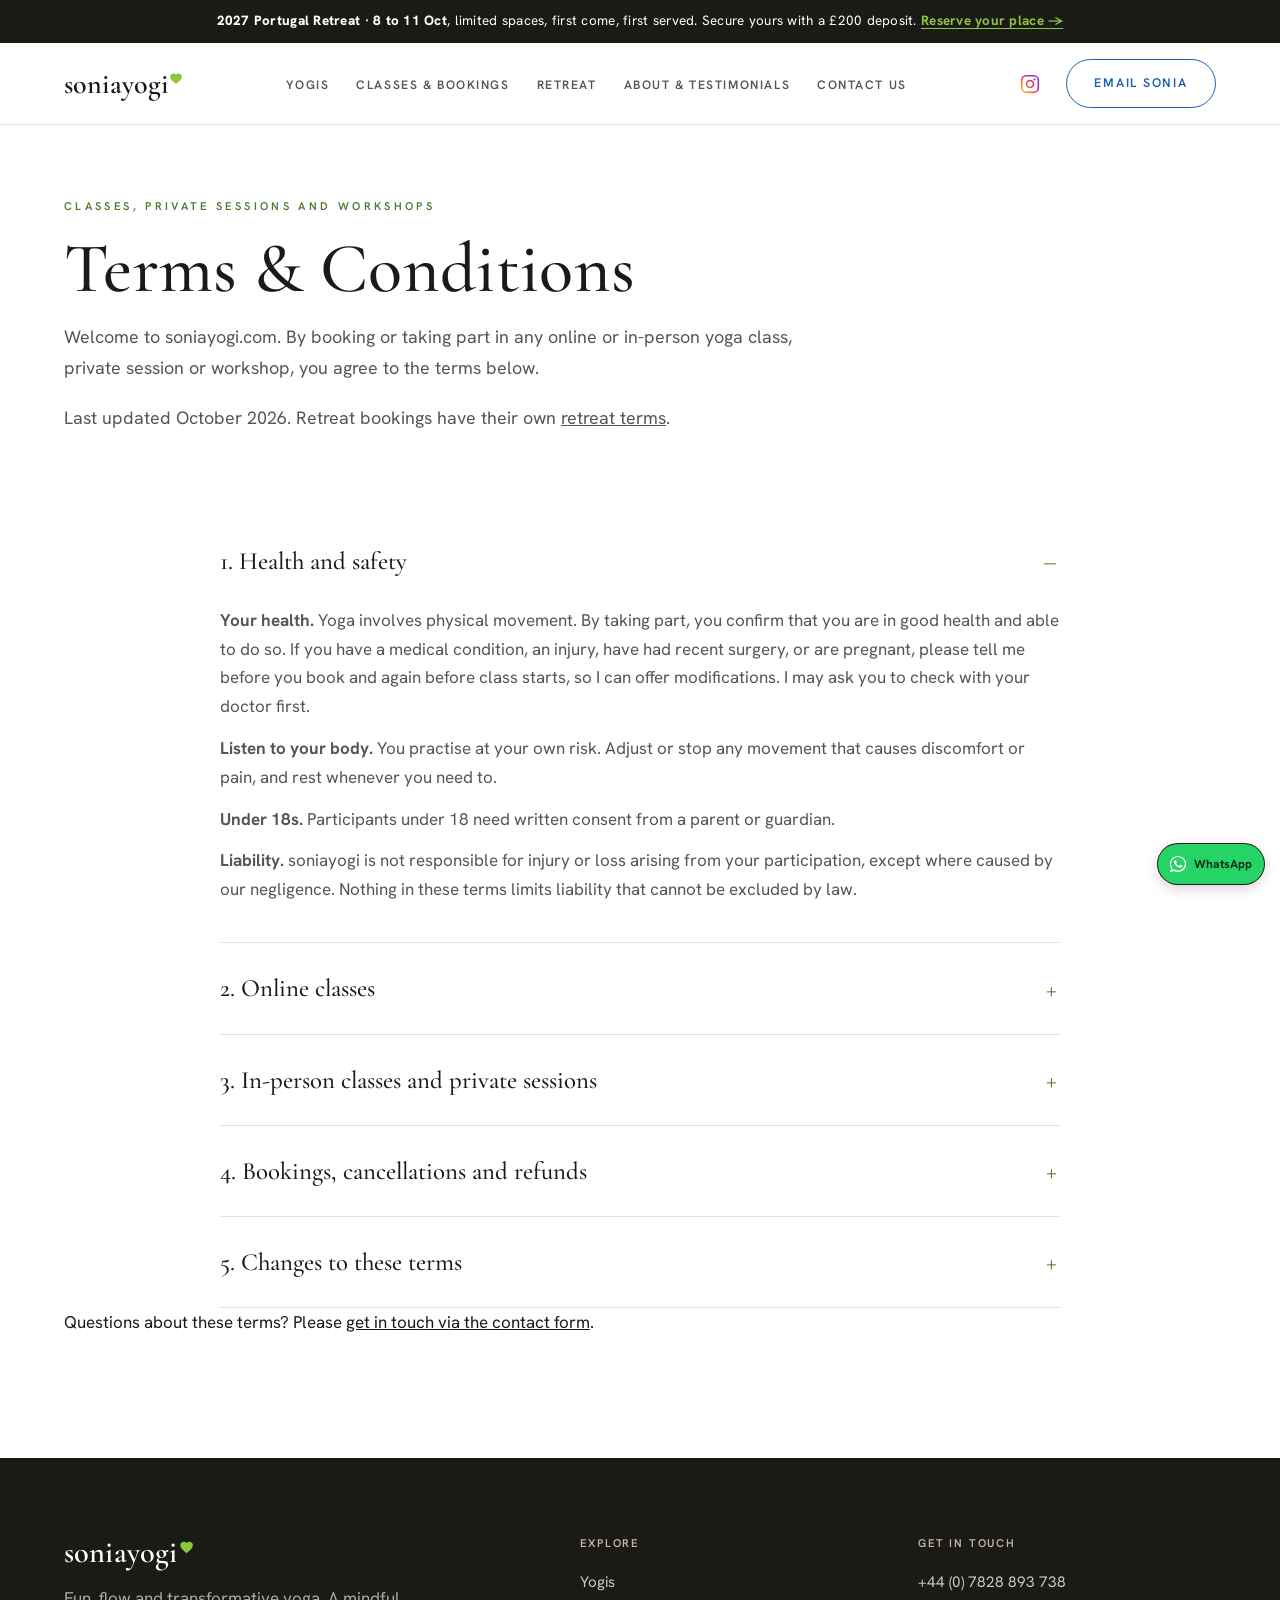
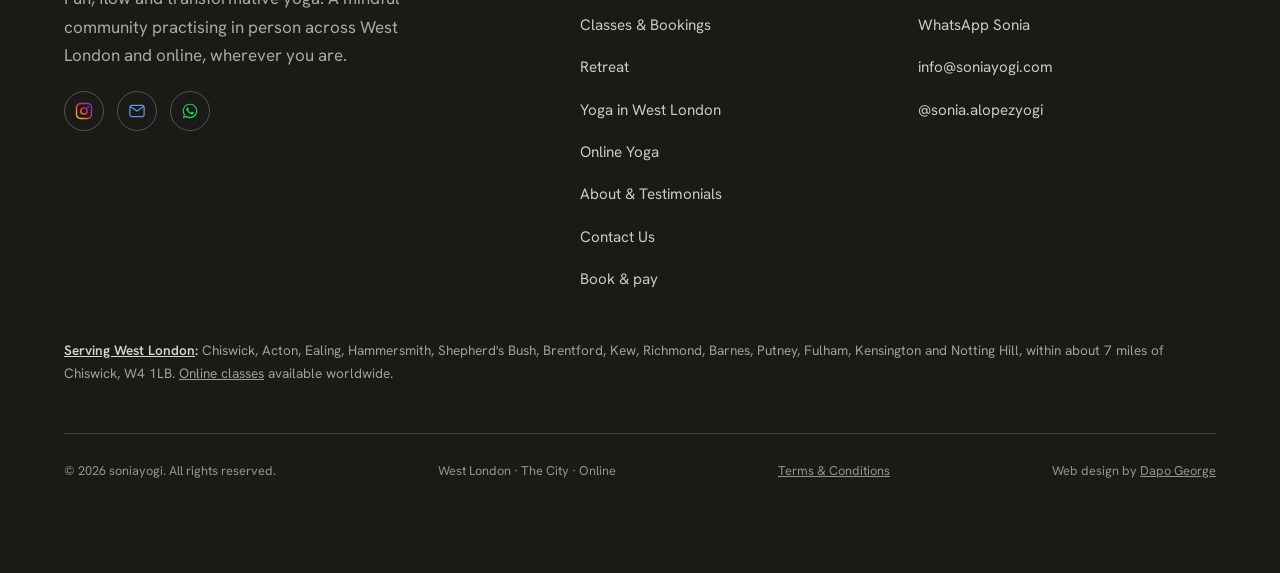
<file: terms.html>
<!DOCTYPE html>
<html lang="en">
<head>
<meta charset="UTF-8">
<meta name="viewport" content="width=device-width, initial-scale=1">
<!-- Google tag (gtag.js) -->
<script async src="https://www.googletagmanager.com/gtag/js?id=G-P2XMLJMWQG"></script>
<script>
  window.dataLayer = window.dataLayer || [];
  function gtag(){dataLayer.push(arguments);}
  gtag('js', new Date());
  gtag('config', 'G-P2XMLJMWQG');
</script>

<title>Class Terms &amp; Conditions | soniayogi</title>
<meta name="description" content="Terms and conditions for soniayogi online and in-person yoga classes, private sessions and workshops in West London: health and safety, camera policy, bookings and cancellations.">
<meta name="robots" content="index, follow">
<link rel="canonical" href="https://soniayogi.com/terms">
<meta name="geo.region" content="GB-LND">
<meta name="geo.placename" content="Chiswick, West London">
<meta name="geo.position" content="51.4912;-0.2554">
<meta name="ICBM" content="51.4912, -0.2554">

<meta property="og:type" content="website">
<meta property="og:site_name" content="soniayogi">
<meta property="og:title" content="Class Terms & Conditions, soniayogi">
<meta property="og:description" content="Book yoga & meditation, invite Sonia to teach, arrange corporate wellness, or join the 2027 Portugal retreat.">
<meta property="og:url" content="https://soniayogi.com/terms">
<meta property="og:image" content="https://soniayogi.com/images/hero-sonia.jpg">
<meta property="og:locale" content="en_GB">
<meta name="twitter:card" content="summary_large_image">
<meta name="twitter:title" content="Contact Sonia, soniayogi">
<meta name="twitter:description" content="Book yoga & meditation, invite Sonia to teach, or join the 2027 Portugal retreat.">
<meta name="twitter:image" content="https://soniayogi.com/images/hero-sonia.jpg">

<link rel="preconnect" href="https://fonts.googleapis.com">
<link rel="preconnect" href="https://fonts.gstatic.com" crossorigin>
<link rel="stylesheet" href="assets/haven.css?v=9">

<style>.terms-list{margin:.4rem 0 1rem;padding-left:1.2rem;}.terms-list li{margin-bottom:.5rem;color:var(--soft);}.tc .faq-answer p{margin-bottom:.8rem;}.tc-updated{font-size:.85rem;color:var(--soft);margin-top:.6rem;}</style>
<style id="site-fixes">
/* ---------- thin line frame on images ---------- */
.hero-img,.svc .ph,.class-media,.about-img,.stillness-img,.retreat-feature-media,.retreat-detail .media,.rt-hero-img,.rt-media.single img{outline:1px solid var(--ink);outline-offset:7px;box-shadow:none;}
.band-sage .stillness-img,.band-sage .retreat-feature-media,.band-sage .retreat-detail .media,.band-sage .rt-media.single img{outline-color:rgba(255,255,255,.75);}
.svc .ph{margin-bottom:calc(1.4rem + 8px);}

/* instagram brand colours */
.footer-social a:hover .ig-color *{stroke:#fff;}
.footer-social a:hover .ig-color circle:last-child{fill:#fff;}

/* email buttons, blue */
.footer-social a.email-btn{background:transparent;border-color:rgba(250,246,236,.25);color:#5B9BE6;}
.footer-social a.email-btn:hover{background:transparent;border-color:#5B9BE6;color:#8AB8F0;}
.btn-email{background:transparent;border-color:#1A5FB4;color:#1A5FB4;}
.btn-email:hover{background:transparent;border-color:#134A8E;color:#134A8E;transform:translateY(-2px);}
/* email buttons, blue */
.footer-social a.email-btn{background:transparent;border-color:rgba(250,246,236,.25);color:#5B9BE6;}
.footer-social a.email-btn:hover{background:transparent;border-color:#5B9BE6;color:#8AB8F0;}
.btn-email{background:transparent;border-color:#1A5FB4;color:#1A5FB4;}
.btn-email:hover{background:transparent;border-color:#134A8E;color:#134A8E;transform:translateY(-2px);}
/* instagram brand colours */
.footer-social a:hover .ig-color *{stroke:#fff;}
.footer-social a:hover .ig-color circle:last-child{fill:#fff;}
/* ---------- WhatsApp ---------- */
.wa-fab{position:fixed;right:16px;bottom:16px;z-index:90;display:inline-flex;align-items:center;justify-content:center;gap:6px;height:40px;padding:0 12px 0 10px;border-radius:999px;background:#25D366;color:#fff;text-decoration:none;font-family:var(--body);font-weight:700;font-size:12px;box-shadow:0 0 0 1px var(--ink),0 4px 14px rgba(0,0,0,.18);transition:transform .2s ease,background .2s ease;}
.wa-fab svg{width:20px;height:20px;flex-shrink:0;}
.wa-fab .wa-fab-text{color:#0B2E16;}
.wa-fab:hover{background:#1EBE5A;transform:translateY(-2px);}
.wa-fab:focus-visible{outline:3px solid var(--ink);outline-offset:4px;}
@media(max-width:640px){.wa-fab{width:40px;padding:0 !important;}.wa-fab .wa-fab-text{position:absolute;width:1px;height:1px;overflow:hidden;clip:rect(0 0 0 0);white-space:nowrap;}}
@media(prefers-reduced-motion:reduce){.wa-fab{transition:none;}.wa-fab:hover{transform:none;}}
@media print{.wa-fab{display:none;}}
.footer-social a.wa-btn{color:#25D366;}
.footer-social a.wa-btn:hover{background:transparent;border-color:#25D366;color:#4BE083;}
.footer-social a.wa-btn svg{width:20px;height:20px;}
.site-footer{padding-bottom:calc(2.5rem + 52px);}
</style>
</head>
<body>
<a class="skip-link" href="#main">Skip to content</a>

<!-- ANNOUNCEMENT -->
<div class="announce">
  <strong>2027 Portugal Retreat · 8 to 11 Oct</strong>, limited spaces, first come, first served. Secure yours with a £200 deposit. <a href="retreat.html">Reserve your place →</a>
</div>

<!-- HEADER -->
<header class="site-header">
  <nav class="nav" aria-label="Primary">
    <a class="brand" href="index.html">soniayogi<span class="leaf" aria-hidden="true"><svg viewBox="0 0 24 24" fill="currentColor"><path d="M12 21.35l-1.45-1.32C5.4 15.36 2 12.28 2 8.5 2 5.42 4.42 3 7.5 3c1.74 0 3.41.81 4.5 2.09C13.09 3.81 14.76 3 16.5 3 19.58 3 22 5.42 22 8.5c0 3.78-3.4 6.86-8.55 11.54L12 21.35z"/></svg></span></a>
    <ul class="nav-links">
      <li><a href="index.html">yogis</a></li>
      <li><a href="classes-bookings.html">classes &amp; bookings</a></li>
      <li><a href="retreat.html">retreat</a></li>
      <li><a href="about-testimonials.html">about &amp; testimonials</a></li>
      <li><a href="contact-us.html">contact us</a></li>
    </ul>
    <div class="nav-cta">
      <a class="ig-link" href="https://www.instagram.com/sonia.alopezyogi" target="_blank" rel="noopener" aria-label="Follow @sonia.alopezyogi on Instagram">
        <svg class="ig-color" viewBox="0 0 24 24" fill="none" aria-hidden="true"><defs><linearGradient id="igg1" x1="0" y1="24" x2="24" y2="0" gradientUnits="userSpaceOnUse"><stop offset="0" stop-color="#FEDA75"/><stop offset=".3" stop-color="#FA7E1E"/><stop offset=".55" stop-color="#D62976"/><stop offset=".8" stop-color="#962FBF"/><stop offset="1" stop-color="#4F5BD5"/></linearGradient></defs><rect x="2" y="2" width="20" height="20" rx="5.5" stroke="url(#igg1)" stroke-width="1.9"/><circle cx="12" cy="12" r="4.2" stroke="url(#igg1)" stroke-width="1.9"/><circle cx="17.4" cy="6.6" r="1.3" fill="url(#igg1)"/></svg>
      </a>
      <a class="btn btn-email" href="mailto:info@soniayogi.com?subject=website%20enquiry.">Email Sonia</a>
      <button class="nav-toggle" aria-label="Toggle menu"><span></span><span></span><span></span></button>
    </div>
  </nav>
</header>
<main id="main">
<div class="wrap">
  <div class="page-hero" data-screen-label="Terms">
    <span class="label">Classes, private sessions and workshops</span>
    <h1>Terms &amp; Conditions</h1>
    <p>Welcome to soniayogi.com. By booking or taking part in any online or in-person yoga class, private session or workshop, you agree to the terms below.</p>
    <p class="tc-updated">Last updated October 2026. Retreat bookings have their own <a href="retreat.html#terms">retreat terms</a>.</p>
  </div>
</div>
<section class="section tc" style="padding-top:clamp(1rem,2vw,1.5rem);"><div class="wrap">
  <div class="faq-list">
    <details class="faq" open><summary>1. Health and safety</summary><div class="faq-answer">
      <p><strong>Your health.</strong> Yoga involves physical movement. By taking part, you confirm that you are in good health and able to do so. If you have a medical condition, an injury, have had recent surgery, or are pregnant, please tell me before you book and again before class starts, so I can offer modifications. I may ask you to check with your doctor first.</p>
      <p><strong>Listen to your body.</strong> You practise at your own risk. Adjust or stop any movement that causes discomfort or pain, and rest whenever you need to.</p>
      <p><strong>Under 18s.</strong> Participants under 18 need written consent from a parent or guardian.</p>
      <p><strong>Liability.</strong> soniayogi is not responsible for injury or loss arising from your participation, except where caused by our negligence. Nothing in these terms limits liability that cannot be excluded by law.</p>
    </div></details>
    <details class="faq"><summary>2. Online classes</summary><div class="faq-answer">
      <p><strong>Camera on.</strong> For your safety, and so I can give you alignment feedback and verbal adjustments, please keep your camera on during live online classes. If your camera stays off, you may be removed from the session without a refund.</p>
      <p><strong>Your space and connection.</strong> Please make sure you have a stable internet connection and enough clear space to move safely before class begins. I am not responsible for connection problems on your side.</p>
      <p><strong>Privacy.</strong> Recording or taking screenshots of live classes is not allowed, to respect the privacy of everyone taking part.</p>
    </div></details>
    <details class="faq"><summary>3. In-person classes and private sessions</summary><div class="faq-answer">
      <p><strong>Arrival.</strong> Please arrive 5 to 10 minutes before the start time to settle in. Late arrivals may not be admitted, so others can practise undisturbed.</p>
      <p><strong>Belongings.</strong> Please keep your personal items neatly stored. soniayogi and the venue are not responsible for lost, stolen or damaged belongings.</p>
      <p><strong>Etiquette.</strong> Please switch your phone to silent and help keep the space calm for everyone.</p>
      <p><strong>Sessions at your home or chosen venue.</strong> Please make sure the space is clear, safe and suitable for practice.</p>
    </div></details>
    <details class="faq"><summary>4. Bookings, cancellations and refunds</summary><div class="faq-answer">
      <p><strong>Payment.</strong> All classes must be paid for, or your donation made, before you attend.</p>
      <p><strong>If you cancel:</strong></p>
      <ul class="terms-list">
        <li><strong>24 hours or more before class:</strong> you can reschedule, or receive a credit towards a future session.</li>
        <li><strong>Less than 24 hours before class, or no-show:</strong> no refund, and the booking cannot be transferred.</li>
      </ul>
      <p>To cancel, email <a href="mailto:info@soniayogi.com">info@soniayogi.com</a>.</p>
      <p><strong>If I cancel.</strong> In the rare event that I cancel a class, I will let you know as early as possible and offer you a full refund or a class credit.</p>
    </div></details>
    <details class="faq"><summary>5. Changes to these terms</summary><div class="faq-answer">
      <p>These terms may be updated from time to time. The latest version will always be on this page, and continuing to attend classes after an update means you accept the new terms.</p>
    </div></details>
  </div>
  <p class="rt-note">Questions about these terms? Please <a href="contact-us.html">get in touch via the contact form</a>.</p>
</div></section>
</main>
<footer class="site-footer">
  <div class="footer-grid">
    <div class="footer-brand">
      <a class="brand" href="index.html">soniayogi<span class="leaf" aria-hidden="true"><svg viewBox="0 0 24 24" fill="currentColor"><path d="M12 21.35l-1.45-1.32C5.4 15.36 2 12.28 2 8.5 2 5.42 4.42 3 7.5 3c1.74 0 3.41.81 4.5 2.09C13.09 3.81 14.76 3 16.5 3 19.58 3 22 5.42 22 8.5c0 3.78-3.4 6.86-8.55 11.54L12 21.35z"/></svg></span></a>
      <p>Fun, flow and transformative yoga. A mindful community practising in person across West London and online, wherever you are.</p>
      <div class="footer-social">
        <a href="https://www.instagram.com/sonia.alopezyogi" target="_blank" rel="noopener" aria-label="Instagram @sonia.alopezyogi">
          <svg class="ig-color" viewBox="0 0 24 24" fill="none" aria-hidden="true"><defs><linearGradient id="igg3" x1="0" y1="24" x2="24" y2="0" gradientUnits="userSpaceOnUse"><stop offset="0" stop-color="#FEDA75"/><stop offset=".3" stop-color="#FA7E1E"/><stop offset=".55" stop-color="#D62976"/><stop offset=".8" stop-color="#962FBF"/><stop offset="1" stop-color="#4F5BD5"/></linearGradient></defs><rect x="2" y="2" width="20" height="20" rx="5.5" stroke="url(#igg3)" stroke-width="1.9"/><circle cx="12" cy="12" r="4.2" stroke="url(#igg3)" stroke-width="1.9"/><circle cx="17.4" cy="6.6" r="1.3" fill="url(#igg3)"/></svg>
        </a>
        <a class="email-btn" href="mailto:info@soniayogi.com" aria-label="Email info@soniayogi.com">
          <svg viewBox="0 0 24 24" fill="none" aria-hidden="true"><rect x="2.5" y="4.5" width="19" height="15" rx="2.5" stroke="currentColor" stroke-width="1.6"/><path d="M3 6l9 6 9-6" stroke="currentColor" stroke-width="1.6" fill="none"/></svg>
        </a>
        <a class="wa-btn" href="https://wa.me/447828893738?text=Hi%20Sonia%2C%20I%20found%20you%20on%20soniayogi.com%20and%20would%20like%20to%20ask%20about" target="_blank" rel="noopener" aria-label="WhatsApp +44 7828 893 738"><svg width="18" height="18" style="width:18px;height:18px;" viewBox="0 0 32 32" aria-hidden="true"><path fill="currentColor" d="M16 3C8.8 3 3 8.7 3 15.8c0 2.5.7 4.9 2.1 7L3 29l6.4-2c2 1.1 4.3 1.7 6.6 1.7 7.2 0 13-5.7 13-12.8S23.2 3 16 3zm0 23.4c-2.1 0-4.1-.6-5.9-1.7l-.4-.3-3.8 1.2 1.2-3.7-.3-.4c-1.2-1.8-1.9-3.9-1.9-6 0-6 4.9-10.7 11-10.7s11 4.8 11 10.7-4.9 10.9-10.9 10.9zm6-8c-.3-.2-1.9-1-2.2-1.1-.3-.1-.5-.2-.7.2-.2.3-.8 1-1 1.2-.2.2-.4.2-.7.1-.3-.2-1.4-.5-2.6-1.6-1-.9-1.6-1.9-1.8-2.2-.2-.3 0-.5.1-.7l.5-.6c.2-.2.2-.3.3-.6.1-.2 0-.4 0-.6-.1-.2-.7-1.7-1-2.3-.3-.6-.5-.5-.7-.5h-.6c-.2 0-.6.1-.9.4-.3.3-1.2 1.1-1.2 2.7s1.2 3.1 1.4 3.4c.2.2 2.3 3.5 5.6 4.9.8.3 1.4.5 1.9.7.8.2 1.5.2 2.1.1.6-.1 1.9-.8 2.2-1.5.3-.7.3-1.4.2-1.5-.1-.2-.3-.3-.6-.4z"/></svg></a>
      </div>
    </div>
    <div class="footer-col">
      <h4>Explore</h4>
      <ul>
        <li><a href="index.html">Yogis</a></li>
        <li><a href="classes-bookings.html">Classes &amp; Bookings</a></li>
        <li><a href="retreat.html">Retreat</a></li>
        <li><a href="yoga-west-london.html">Yoga in West London</a></li>
        <li><a href="online-yoga.html">Online Yoga</a></li>
        <li><a href="about-testimonials.html">About &amp; Testimonials</a></li>
        <li><a href="contact-us.html">Contact Us</a></li>
        <li><a href="pay.html">Book &amp; pay</a></li>
      </ul>
    </div>
    <div class="footer-col">
      <h4>Get in touch</h4>
      <ul>
        <li><a href="tel:+447828893738">+44 (0) 7828 893 738</a></li>
        <li><a href="https://wa.me/447828893738?text=Hi%20Sonia%2C%20I%20found%20you%20on%20soniayogi.com%20and%20would%20like%20to%20ask%20about" target="_blank" rel="noopener">WhatsApp Sonia</a></li>
        <li><a href="mailto:info@soniayogi.com">info@soniayogi.com</a></li>
        <li><a href="https://www.instagram.com/sonia.alopezyogi" target="_blank" rel="noopener">@sonia.alopezyogi</a></li>
      </ul>
    </div>
  </div>
  <div class="footer-areas">
    <strong><a href="yoga-west-london.html">Serving West London</a>:</strong> Chiswick, Acton, Ealing, Hammersmith, Shepherd's Bush, Brentford, Kew, Richmond, Barnes, Putney, Fulham, Kensington and Notting Hill, within about 7 miles of Chiswick, W4 1LB. <a href="online-yoga.html">Online classes</a> available worldwide.
  </div>
  <div class="footer-bottom">
    <span>© 2026 soniayogi. All rights reserved.</span>
    <span>West London · The City · Online</span>
    <span><a href="terms.html">Terms &amp; Conditions</a></span>
    <span>Web design by <a href="https://dapogeorge.com" target="_blank" rel="noopener">Dapo George</a></span>
  </div>
</footer>

<a class="wa-fab" style="position:fixed;right:16px;bottom:16px;z-index:90;display:inline-flex;align-items:center;justify-content:center;gap:6px;height:40px;padding:0 12px 0 10px;border-radius:999px;background:#25D366;text-decoration:none;font:700 12px/1 'Hanken Grotesk',sans-serif;box-shadow:0 0 0 1px #1E1E1E,0 4px 14px rgba(0,0,0,.18);" href="https://wa.me/447828893738?text=Hi%20Sonia%2C%20I%20found%20you%20on%20soniayogi.com%20and%20would%20like%20to%20ask%20about" target="_blank" rel="noopener" aria-label="Chat with Sonia on WhatsApp, +44 7828 893 738"><svg width="20" height="20" style="width:20px;height:20px;flex-shrink:0;color:#fff;" viewBox="0 0 32 32" aria-hidden="true"><path fill="currentColor" d="M16 3C8.8 3 3 8.7 3 15.8c0 2.5.7 4.9 2.1 7L3 29l6.4-2c2 1.1 4.3 1.7 6.6 1.7 7.2 0 13-5.7 13-12.8S23.2 3 16 3zm0 23.4c-2.1 0-4.1-.6-5.9-1.7l-.4-.3-3.8 1.2 1.2-3.7-.3-.4c-1.2-1.8-1.9-3.9-1.9-6 0-6 4.9-10.7 11-10.7s11 4.8 11 10.7-4.9 10.9-10.9 10.9zm6-8c-.3-.2-1.9-1-2.2-1.1-.3-.1-.5-.2-.7.2-.2.3-.8 1-1 1.2-.2.2-.4.2-.7.1-.3-.2-1.4-.5-2.6-1.6-1-.9-1.6-1.9-1.8-2.2-.2-.3 0-.5.1-.7l.5-.6c.2-.2.2-.3.3-.6.1-.2 0-.4 0-.6-.1-.2-.7-1.7-1-2.3-.3-.6-.5-.5-.7-.5h-.6c-.2 0-.6.1-.9.4-.3.3-1.2 1.1-1.2 2.7s1.2 3.1 1.4 3.4c.2.2 2.3 3.5 5.6 4.9.8.3 1.4.5 1.9.7.8.2 1.5.2 2.1.1.6-.1 1.9-.8 2.2-1.5.3-.7.3-1.4.2-1.5-.1-.2-.3-.3-.6-.4z"/></svg><span class="wa-fab-text" style="color:#0B2E16;">WhatsApp</span></a>
<script src="assets/site.js"></script>
</body>
</html>
</file>
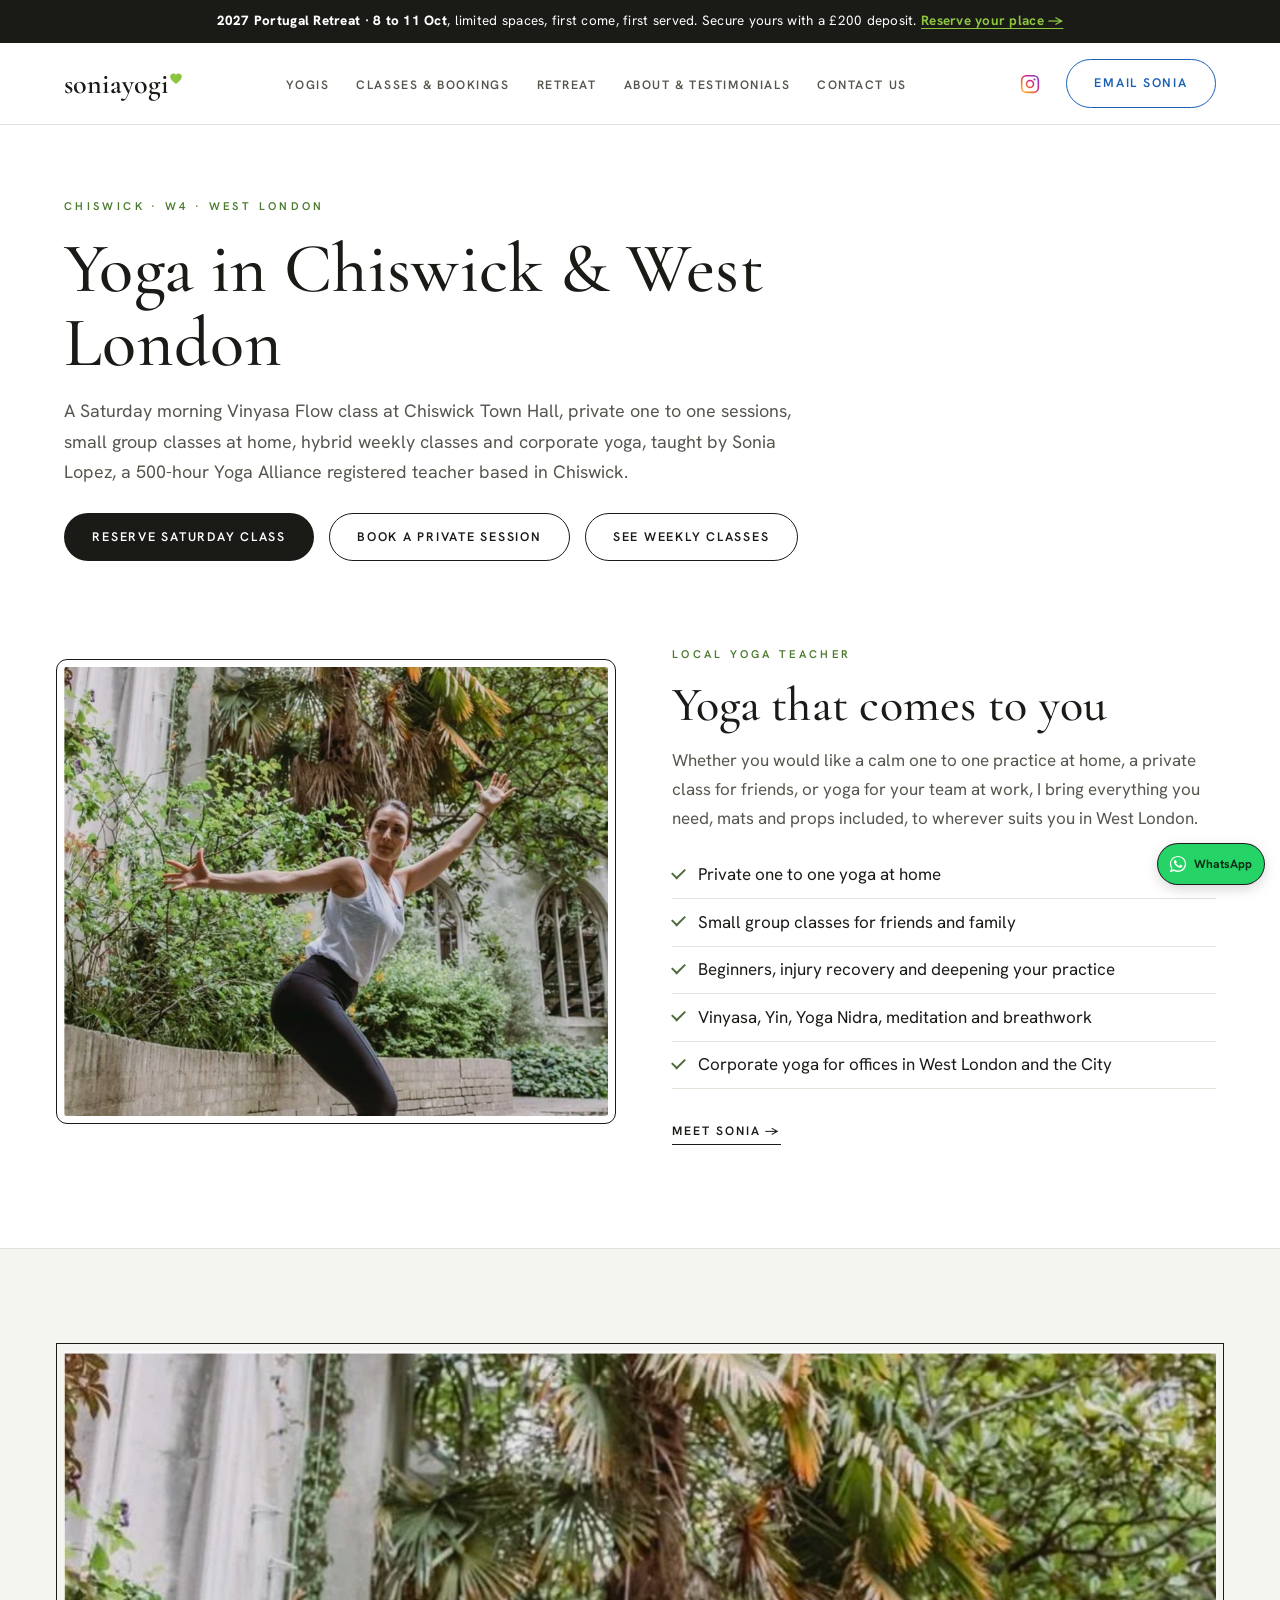
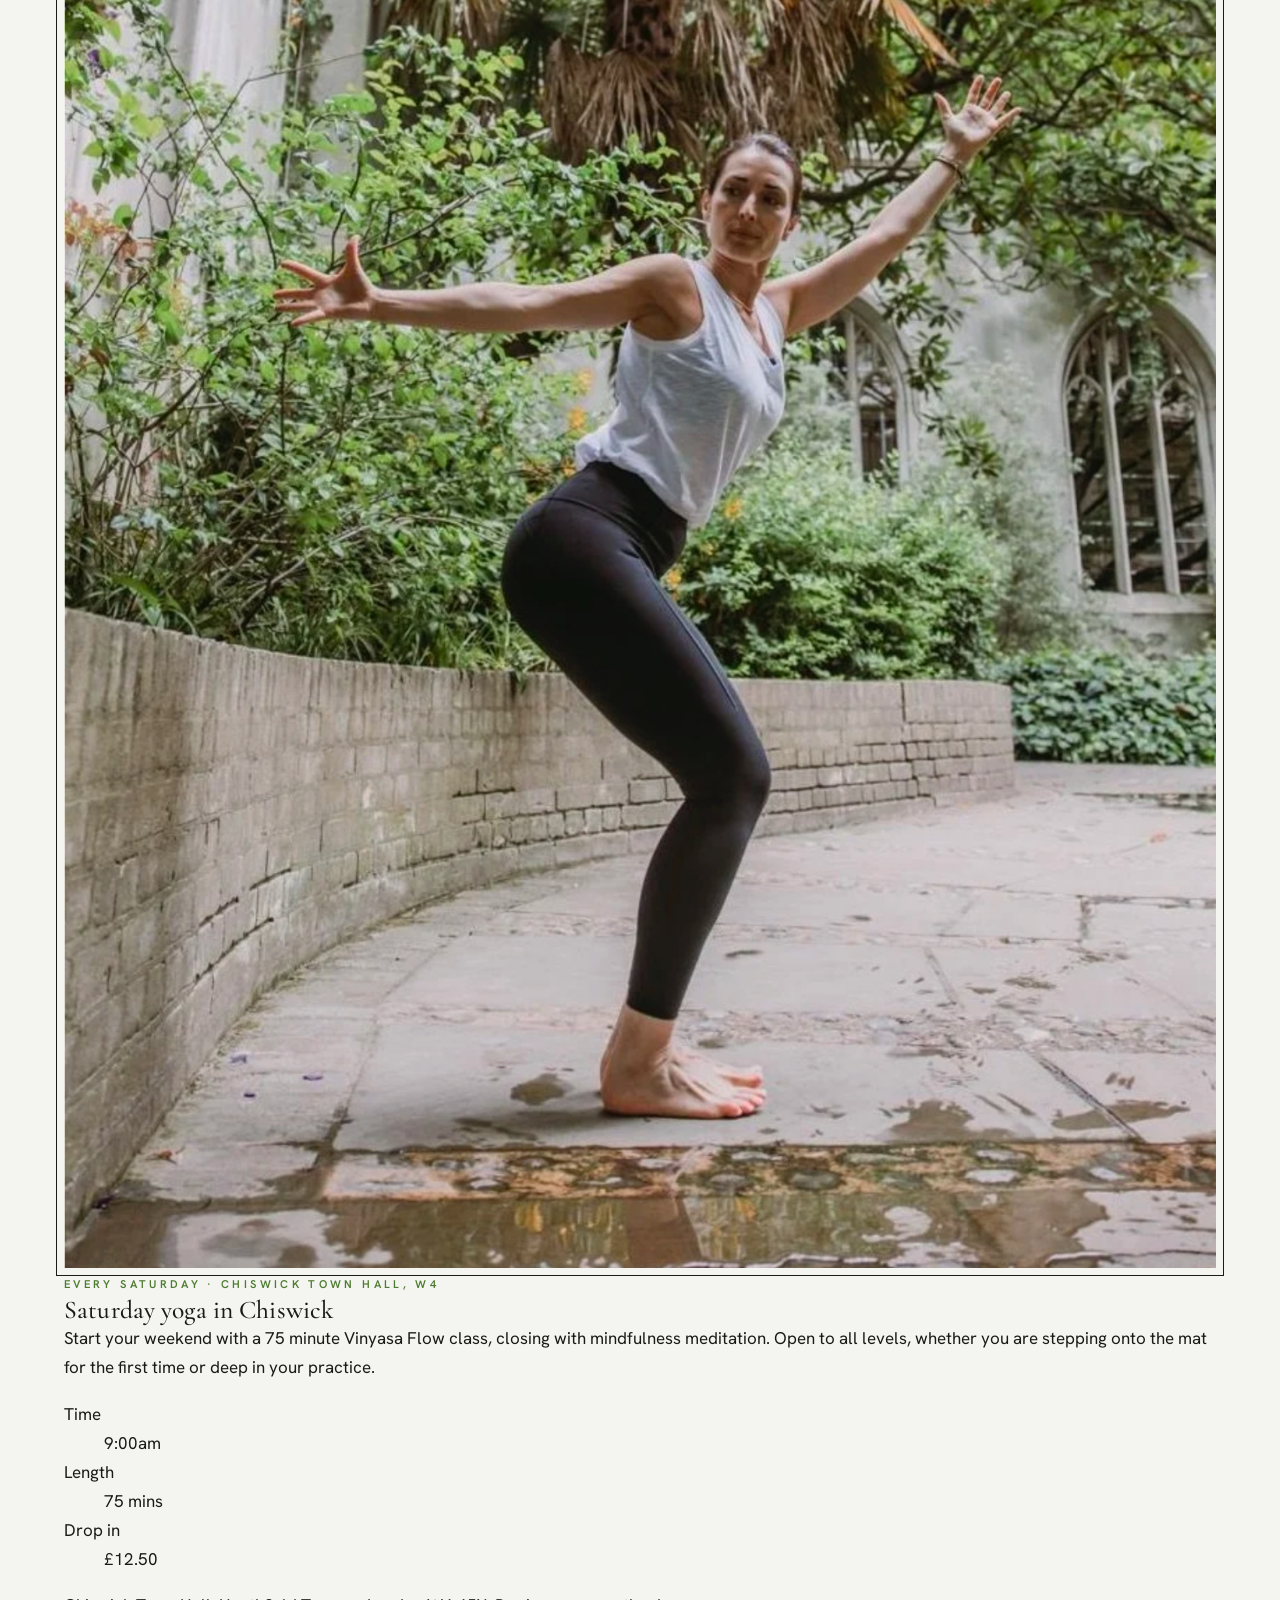
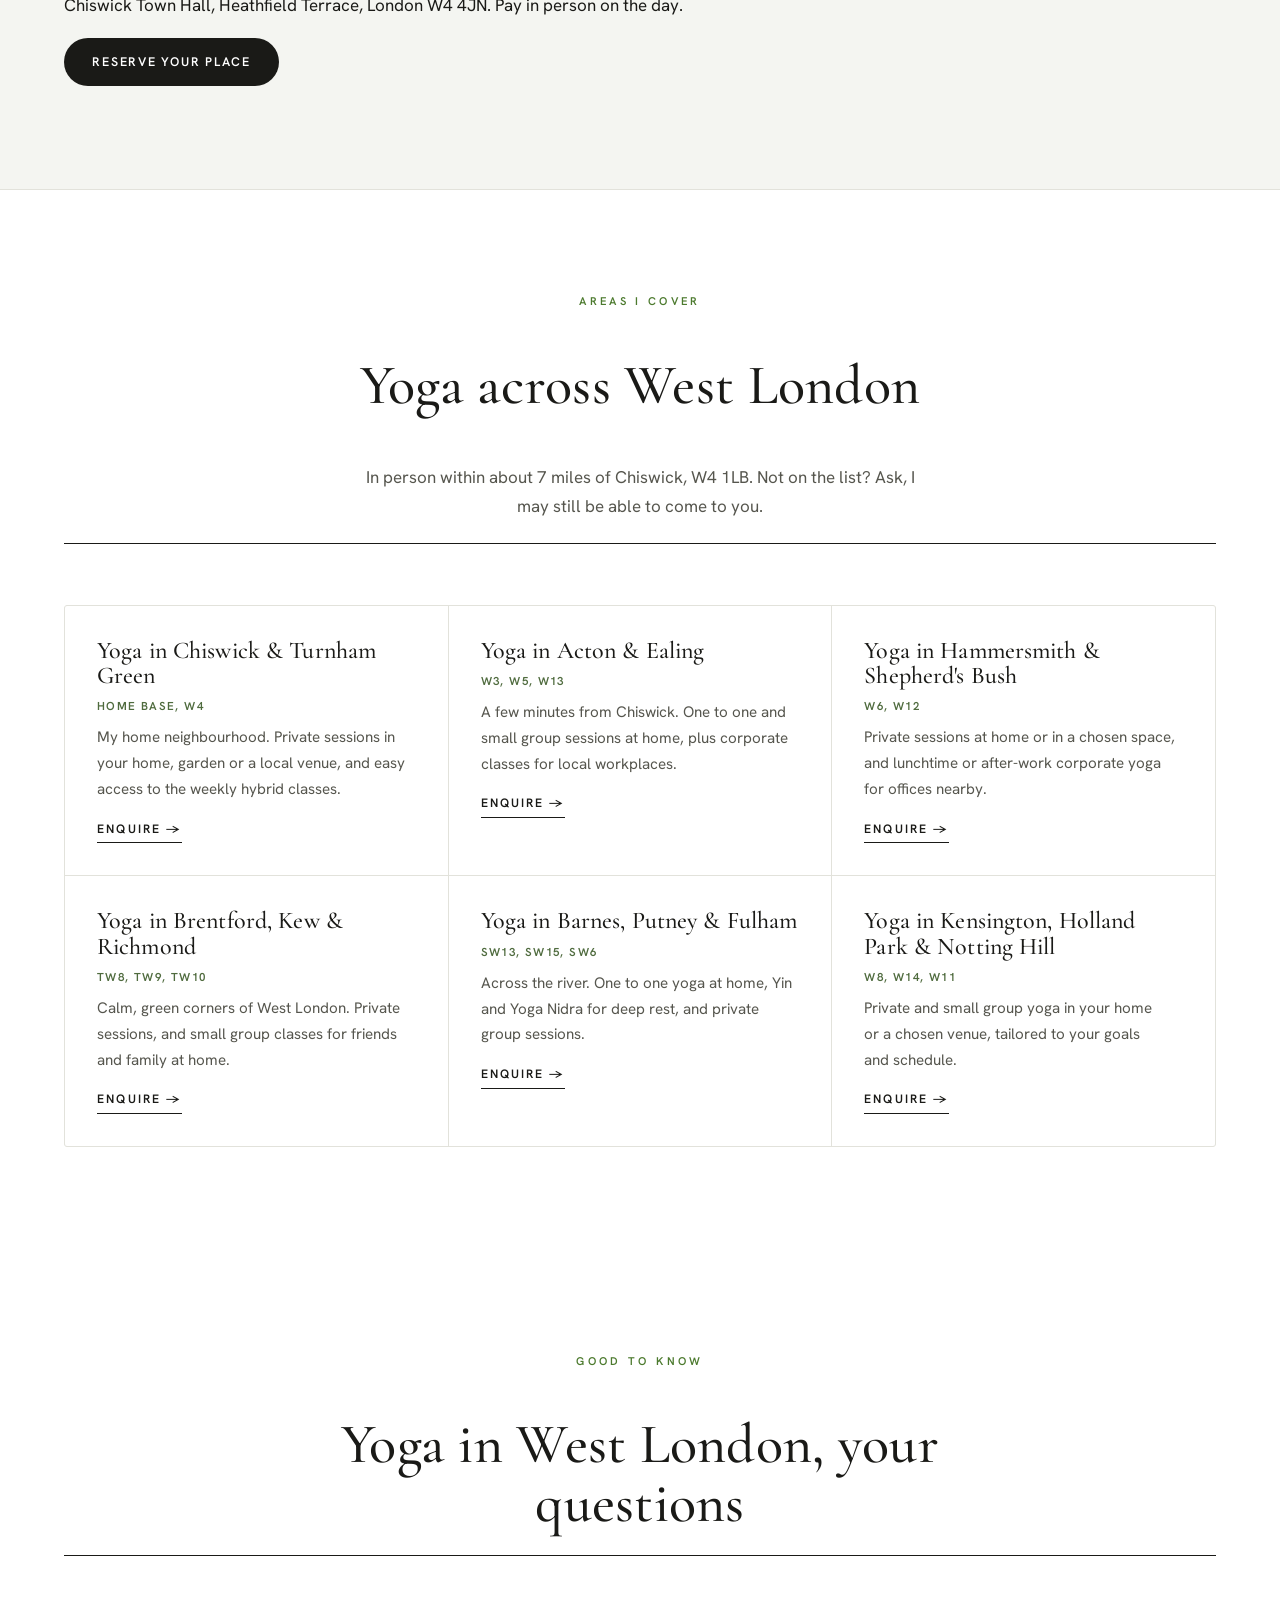
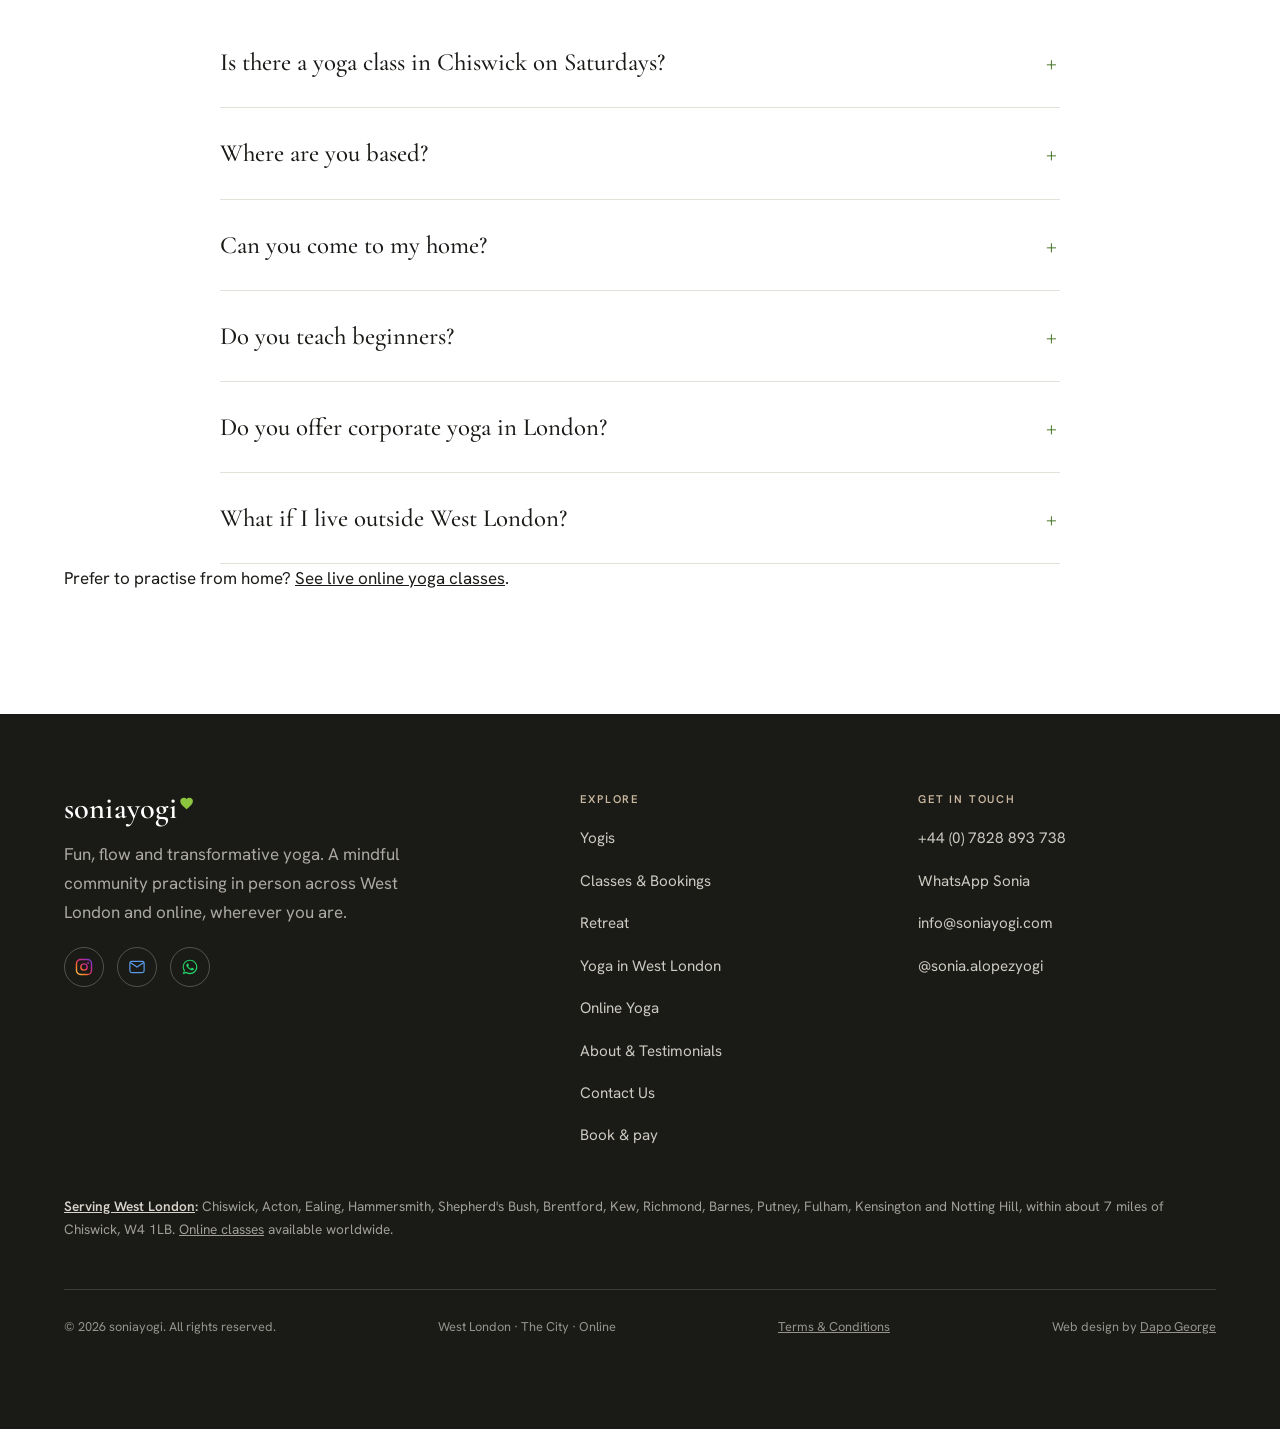
<file: yoga-west-london.html>
<!DOCTYPE html>
<html lang="en">
<head>
<meta charset="UTF-8">
<meta name="viewport" content="width=device-width, initial-scale=1">
<!-- Google tag (gtag.js) -->
<script async src="https://www.googletagmanager.com/gtag/js?id=G-P2XMLJMWQG"></script>
<script>
  window.dataLayer = window.dataLayer || [];
  function gtag(){dataLayer.push(arguments);}
  gtag('js', new Date());
  gtag('config', 'G-P2XMLJMWQG');
</script>

<title>Yoga in Chiswick &amp; West London | Saturday Class, Private Yoga, soniayogi</title>
<meta name="description" content="Yoga in Chiswick and West London with Sonia, a 500-hour Yoga Alliance teacher. Saturday 9am Vinyasa Flow at Chiswick Town Hall W4, £12.50 drop in. Private one to one yoga at home and corporate classes in Acton, Ealing, Hammersmith, Kew, Richmond and nearby.">
<meta name="keywords" content="yoga Chiswick, Saturday yoga Chiswick, Chiswick Town Hall yoga, yoga class W4, vinyasa flow Chiswick, yoga West London, yoga near me, drop in yoga Chiswick, beginner yoga Chiswick, private yoga teacher London, one to one yoga at home, yoga Acton, yoga Ealing, yoga Hammersmith, yoga Brentford, yoga Kew, yoga Richmond, yoga Shepherds Bush, yoga Turnham Green">
<meta name="robots" content="index, follow, max-image-preview:large">
<link rel="canonical" href="https://soniayogi.com/yoga-west-london">
<meta name="geo.region" content="GB-LND">
<meta name="geo.placename" content="Chiswick, West London">
<meta name="geo.position" content="51.4912;-0.2554">
<meta name="ICBM" content="51.4912, -0.2554">
<meta property="og:type" content="website">
<meta property="og:site_name" content="soniayogi">
<meta property="og:title" content="Yoga in Chiswick & West London, soniayogi">
<meta property="og:description" content="Private one to one, small group and corporate yoga across West London, from a 500-hour Yoga Alliance teacher in Chiswick.">
<meta property="og:url" content="https://soniayogi.com/yoga-west-london">
<meta property="og:image" content="https://soniayogi.com/images/hero-sonia.jpg">
<meta property="og:locale" content="en_GB">
<meta name="twitter:card" content="summary_large_image">
<meta name="twitter:title" content="Yoga in Chiswick & West London, soniayogi">
<meta name="twitter:description" content="Private one to one, small group and corporate yoga across West London, from a 500-hour Yoga Alliance teacher in Chiswick.">
<meta name="twitter:image" content="https://soniayogi.com/images/hero-sonia.jpg">
<script type="application/ld+json">
{
 "@context": "https://schema.org",
 "@graph": [
  {
   "@type": "BreadcrumbList",
   "itemListElement": [
    {
     "@type": "ListItem",
     "position": 1,
     "name": "Home",
     "item": "https://soniayogi.com/"
    },
    {
     "@type": "ListItem",
     "position": 2,
     "name": "Yoga in Chiswick & West London",
     "item": "https://soniayogi.com/yoga-west-london"
    }
   ]
  },
  {
   "@type": "Service",
   "name": "Yoga classes and private yoga in West London",
   "serviceType": "Yoga instruction",
   "provider": {
    "@type": "LocalBusiness",
    "@id": "https://soniayogi.com/#business",
    "name": "soniayogi",
    "telephone": "+44-7828-893738",
    "address": {
     "@type": "PostalAddress",
     "addressLocality": "Chiswick, London",
     "postalCode": "W4 1LB",
     "addressCountry": "GB"
    }
   },
   "areaServed": [
    {
     "@type": "Place",
     "name": "Chiswick, London"
    },
    {
     "@type": "Place",
     "name": "Turnham Green, London"
    },
    {
     "@type": "Place",
     "name": "Acton, London"
    },
    {
     "@type": "Place",
     "name": "Ealing, London"
    },
    {
     "@type": "Place",
     "name": "Hammersmith, London"
    },
    {
     "@type": "Place",
     "name": "Shepherd's Bush, London"
    },
    {
     "@type": "Place",
     "name": "Brentford, London"
    },
    {
     "@type": "Place",
     "name": "Kew, London"
    },
    {
     "@type": "Place",
     "name": "Richmond, London"
    },
    {
     "@type": "Place",
     "name": "Barnes, London"
    },
    {
     "@type": "Place",
     "name": "Putney, London"
    },
    {
     "@type": "Place",
     "name": "Fulham, London"
    },
    {
     "@type": "Place",
     "name": "Kensington, London"
    },
    {
     "@type": "Place",
     "name": "Holland Park, London"
    },
    {
     "@type": "Place",
     "name": "Notting Hill, London"
    },
    {
     "@type": "Place",
     "name": "West London, London"
    },
    {
     "@type": "Place",
     "name": "City of London, London"
    }
   ],
   "url": "https://soniayogi.com/yoga-west-london"
  },
  {
   "@type": "FAQPage",
   "mainEntity": [
    { "@type": "Question", "name": "Is there a yoga class in Chiswick on Saturdays?", "acceptedAnswer": { "@type": "Answer", "text": "Yes. Every Saturday at 9:00am Sonia teaches a 75 minute Vinyasa Flow and Mindfulness Meditation class at Chiswick Town Hall, Heathfield Terrace, London W4 4JN. It is open to all levels, from complete beginners to experienced yogis. Drop in for £12.50, paid in person on the day, and reserve your place online." } },
    {
     "@type": "Question",
     "name": "Where are you based?",
     "acceptedAnswer": {
      "@type": "Answer",
      "text": "I am based in Chiswick, W4, and teach in person across West London, within about 7 miles. That includes Acton, Ealing, Hammersmith, Shepherd's Bush, Brentford, Kew, Richmond, Barnes, Putney, Fulham, Kensington, Holland Park and Notting Hill."
     }
    },
    {
     "@type": "Question",
     "name": "Can you come to my home?",
     "acceptedAnswer": {
      "@type": "Answer",
      "text": "Yes. Private sessions take place in the privacy of your own home, garden or a venue of your choosing, one to one or for a small group of friends and family. Pricing depends on the session, so please get in touch to arrange a time and place."
     }
    },
    {
     "@type": "Question",
     "name": "Do you teach beginners?",
     "acceptedAnswer": {
      "@type": "Answer",
      "text": "Yes. Every class and private session is suitable for all levels. You do not need to be flexible to start, yoga is what builds flexibility."
     }
    },
    {
     "@type": "Question",
     "name": "Do you offer corporate yoga in London?",
     "acceptedAnswer": {
      "@type": "Answer",
      "text": "Yes. I run bespoke corporate yoga and wellness sessions for teams across West London and the City, on-site, virtual or hybrid. Start with a free 15-minute discovery call."
     }
    },
    {
     "@type": "Question",
     "name": "What if I live outside West London?",
     "acceptedAnswer": {
      "@type": "Answer",
      "text": "You can join my live online classes from anywhere. The Tuesday Yogasana, Sunday Yang and Yin and weekday Morning Meditations are all streamed live."
     }
    }
   ]
  }
 ]
}
</script>
<link rel="preconnect" href="https://fonts.googleapis.com">
<link rel="preconnect" href="https://fonts.gstatic.com" crossorigin>
<link rel="stylesheet" href="assets/haven.css?v=9">

<style>
.lp-grid{display:grid;grid-template-columns:repeat(3,minmax(0,1fr));gap:1px;background:var(--line);border:1px solid var(--line);border-radius:3px;overflow:hidden;}
.lp-grid>div{background:var(--bg);padding:clamp(1.4rem,2.6vw,2rem);}
.lp-grid h3{font-size:1.5rem;margin-bottom:.5rem;}
.lp-grid p{color:var(--soft);font-size:.95rem;margin:0 0 .6rem;}
.lp-grid .when{font-size:.72rem;letter-spacing:.12em;text-transform:uppercase;color:var(--sage-deep);font-weight:600;margin-bottom:.6rem;}
.lp-grid .link{color:var(--ink);}
.lp-split{display:grid;grid-template-columns:1fr 1fr;gap:clamp(2rem,5vw,5rem);align-items:center;}
.lp-split .ph{aspect-ratio:4/3.3;overflow:hidden;border-radius:3px;outline:1px solid var(--ink);outline-offset:7px;}
.lp-split .ph img{width:100%;height:100%;object-fit:cover;}
.lp-split h2{font-size:clamp(2rem,4.5vw,3rem);margin:.8rem 0 1rem;}
.lp-split p{color:var(--soft);}
.lp-checks{list-style:none;padding:0;margin:1rem 0 1.6rem;}
.lp-checks li{padding:.55rem 0 .55rem 1.6rem;border-bottom:1px solid var(--line);position:relative;}
.lp-checks li::before{content:'';position:absolute;left:0;top:1rem;width:.7rem;height:.38rem;border-left:2px solid var(--sage-deep);border-bottom:2px solid var(--sage-deep);transform:rotate(-45deg);}
@media(max-width:900px){.lp-grid{grid-template-columns:1fr 1fr;}.lp-split{grid-template-columns:1fr;}}
@media(max-width:560px){.lp-grid{grid-template-columns:1fr;}}
</style>
<style id="site-fixes">
/* ---------- thin line frame on images ---------- */
.hero-img,.svc .ph,.class-media,.about-img,.stillness-img,.retreat-feature-media,.retreat-detail .media,.rt-hero-img,.rt-media.single img{outline:1px solid var(--ink);outline-offset:7px;box-shadow:none;}
.band-sage .stillness-img,.band-sage .retreat-feature-media,.band-sage .retreat-detail .media,.band-sage .rt-media.single img{outline-color:rgba(255,255,255,.75);}
.svc .ph{margin-bottom:calc(1.4rem + 8px);}

/* instagram brand colours */
.footer-social a:hover .ig-color *{stroke:#fff;}
.footer-social a:hover .ig-color circle:last-child{fill:#fff;}

/* email buttons, blue */
.footer-social a.email-btn{background:transparent;border-color:rgba(250,246,236,.25);color:#5B9BE6;}
.footer-social a.email-btn:hover{background:transparent;border-color:#5B9BE6;color:#8AB8F0;}
.btn-email{background:transparent;border-color:#1A5FB4;color:#1A5FB4;}
.btn-email:hover{background:transparent;border-color:#134A8E;color:#134A8E;transform:translateY(-2px);}
/* email buttons, blue */
.footer-social a.email-btn{background:transparent;border-color:rgba(250,246,236,.25);color:#5B9BE6;}
.footer-social a.email-btn:hover{background:transparent;border-color:#5B9BE6;color:#8AB8F0;}
.btn-email{background:transparent;border-color:#1A5FB4;color:#1A5FB4;}
.btn-email:hover{background:transparent;border-color:#134A8E;color:#134A8E;transform:translateY(-2px);}
/* instagram brand colours */
.footer-social a:hover .ig-color *{stroke:#fff;}
.footer-social a:hover .ig-color circle:last-child{fill:#fff;}
/* ---------- WhatsApp ---------- */
.wa-fab{position:fixed;right:16px;bottom:16px;z-index:90;display:inline-flex;align-items:center;justify-content:center;gap:6px;height:40px;padding:0 12px 0 10px;border-radius:999px;background:#25D366;color:#fff;text-decoration:none;font-family:var(--body);font-weight:700;font-size:12px;box-shadow:0 0 0 1px var(--ink),0 4px 14px rgba(0,0,0,.18);transition:transform .2s ease,background .2s ease;}
.wa-fab svg{width:20px;height:20px;flex-shrink:0;}
.wa-fab .wa-fab-text{color:#0B2E16;}
.wa-fab:hover{background:#1EBE5A;transform:translateY(-2px);}
.wa-fab:focus-visible{outline:3px solid var(--ink);outline-offset:4px;}
@media(max-width:640px){.wa-fab{width:40px;padding:0 !important;}.wa-fab .wa-fab-text{position:absolute;width:1px;height:1px;overflow:hidden;clip:rect(0 0 0 0);white-space:nowrap;}}
@media(prefers-reduced-motion:reduce){.wa-fab{transition:none;}.wa-fab:hover{transform:none;}}
@media print{.wa-fab{display:none;}}
.footer-social a.wa-btn{color:#25D366;}
.footer-social a.wa-btn:hover{background:transparent;border-color:#25D366;color:#4BE083;}
.footer-social a.wa-btn svg{width:20px;height:20px;}
.site-footer{padding-bottom:calc(2.5rem + 52px);}
</style>
<script type="application/ld+json">
{
 "@context": "https://schema.org",
 "@type": "Event",
 "name": "Saturday Vinyasa Flow & Mindfulness Meditation, Chiswick",
 "description": "A 75 minute Vinyasa Flow yoga class with mindfulness meditation every Saturday at 9:00am at Chiswick Town Hall, West London W4. All levels welcome. Drop in £12.50.",
 "startDate": "2026-10-31T09:00:00+00:00",
 "endDate": "2026-10-31T10:15:00+00:00",
 "eventSchedule": {
  "@type": "Schedule",
  "repeatFrequency": "P1W",
  "byDay": "https://schema.org/Saturday",
  "startTime": "09:00",
  "endTime": "10:15",
  "scheduleTimezone": "Europe/London"
 },
 "eventAttendanceMode": "https://schema.org/OfflineEventAttendanceMode",
 "eventStatus": "https://schema.org/EventScheduled",
 "location": {
  "@type": "Place",
  "name": "Chiswick Town Hall",
  "address": {
   "@type": "PostalAddress",
   "streetAddress": "Heathfield Terrace",
   "addressLocality": "Chiswick, London",
   "postalCode": "W4 4JN",
   "addressCountry": "GB"
  }
 },
 "image": "https://soniayogi.com/images/hero-sonia.jpg",
 "organizer": {
  "@type": "Organization",
  "name": "soniayogi",
  "url": "https://soniayogi.com/"
 },
 "performer": {
  "@type": "Person",
  "name": "Sonia Lopez"
 },
 "offers": {
  "@type": "Offer",
  "price": "12.50",
  "priceCurrency": "GBP",
  "availability": "https://schema.org/InStock",
  "url": "https://soniayogi.com/pay?for=saturday"
 }
}
</script>
</head>
<body>
<a class="skip-link" href="#main">Skip to content</a>

<!-- ANNOUNCEMENT -->
<div class="announce">
  <strong>2027 Portugal Retreat · 8 to 11 Oct</strong>, limited spaces, first come, first served. Secure yours with a £200 deposit. <a href="retreat.html">Reserve your place →</a>
</div>

<!-- HEADER -->
<header class="site-header">
  <nav class="nav" aria-label="Primary">
    <a class="brand" href="index.html">soniayogi<span class="leaf" aria-hidden="true"><svg viewBox="0 0 24 24" fill="currentColor"><path d="M12 21.35l-1.45-1.32C5.4 15.36 2 12.28 2 8.5 2 5.42 4.42 3 7.5 3c1.74 0 3.41.81 4.5 2.09C13.09 3.81 14.76 3 16.5 3 19.58 3 22 5.42 22 8.5c0 3.78-3.4 6.86-8.55 11.54L12 21.35z"/></svg></span></a>
    <ul class="nav-links">
      <li><a href="index.html">yogis</a></li>
      <li><a href="classes-bookings.html">classes &amp; bookings</a></li>
      <li><a href="retreat.html">retreat</a></li>
      <li><a href="about-testimonials.html">about &amp; testimonials</a></li>
      <li><a href="contact-us.html">contact us</a></li>
    </ul>
    <div class="nav-cta">
      <a class="ig-link" href="https://www.instagram.com/sonia.alopezyogi" target="_blank" rel="noopener" aria-label="Follow @sonia.alopezyogi on Instagram">
        <svg class="ig-color" viewBox="0 0 24 24" fill="none" aria-hidden="true"><defs><linearGradient id="igg1" x1="0" y1="24" x2="24" y2="0" gradientUnits="userSpaceOnUse"><stop offset="0" stop-color="#FEDA75"/><stop offset=".3" stop-color="#FA7E1E"/><stop offset=".55" stop-color="#D62976"/><stop offset=".8" stop-color="#962FBF"/><stop offset="1" stop-color="#4F5BD5"/></linearGradient></defs><rect x="2" y="2" width="20" height="20" rx="5.5" stroke="url(#igg1)" stroke-width="1.9"/><circle cx="12" cy="12" r="4.2" stroke="url(#igg1)" stroke-width="1.9"/><circle cx="17.4" cy="6.6" r="1.3" fill="url(#igg1)"/></svg>
      </a>
      <a class="btn btn-email" href="mailto:info@soniayogi.com?subject=website%20enquiry.">Email Sonia</a>
      <button class="nav-toggle" aria-label="Toggle menu"><span></span><span></span><span></span></button>
    </div>
  </nav>
</header>
<main id="main">
<div class="wrap">
  <div class="page-hero" data-screen-label="Yoga West London">
    <span class="label">Chiswick · W4 · West London</span>
    <h1>Yoga in Chiswick &amp; West London</h1>
    <p>A Saturday morning Vinyasa Flow class at Chiswick Town Hall, private one to one sessions, small group classes at home, hybrid weekly classes and corporate yoga, taught by Sonia Lopez, a 500-hour Yoga Alliance registered teacher based in Chiswick.</p>
    <div class="hero-actions" style="margin-top:1.6rem;"><a class="btn btn-solid" href="pay.html?for=saturday">Reserve Saturday class</a><a class="btn btn-ghost" href="pay.html?for=private">Book a private session</a><a class="btn btn-ghost" href="classes-bookings.html">See weekly classes</a></div>
  </div>
</div>
<section class="section" style="padding-top:clamp(1.5rem,3vw,2.5rem);"><div class="wrap">
  <div class="lp-split">
    <div class="ph reveal"><img fetchpriority="high" decoding="async" src="images/hero-sonia.jpg" alt="Sonia Lopez, yoga teacher in Chiswick, West London"></div>
    <div class="reveal">
      <span class="label">Local yoga teacher</span>
      <h2>Yoga that comes to you</h2>
      <p>Whether you would like a calm one to one practice at home, a private class for friends, or yoga for your team at work, I bring everything you need, mats and props included, to wherever suits you in West London.</p>
      <ul class="lp-checks">
        <li>Private one to one yoga at home</li>
        <li>Small group classes for friends and family</li>
        <li>Beginners, injury recovery and deepening your practice</li>
        <li>Vinyasa, Yin, Yoga Nidra, meditation and breathwork</li>
        <li>Corporate yoga for offices in West London and the City</li>
      </ul>
      <a class="link" href="about-testimonials.html" style="color:var(--ink);">Meet Sonia →</a>
    </div>
  </div>
</div></section>
<section class="section band-panel" id="saturday" data-screen-label="Saturday Chiswick"><div class="wrap">
  <div class="rt-split">
    <div class="rt-media single reveal"><img loading="lazy" decoding="async" src="images/hero-sonia.jpg" alt="Sonia, yoga teacher in Chiswick"></div>
    <div class="reveal">
      <span class="label">Every Saturday · Chiswick Town Hall, W4</span>
      <h2>Saturday yoga in Chiswick</h2>
      <p>Start your weekend with a 75 minute Vinyasa Flow class, closing with mindfulness meditation. Open to all levels, whether you are stepping onto the mat for the first time or deep in your practice.</p>
      <dl class="rt-facts"><div><dt>Time</dt><dd>9:00am</dd></div><div><dt>Length</dt><dd>75 mins</dd></div><div><dt>Drop in</dt><dd>£12.50</dd></div></dl>
      <p>Chiswick Town Hall, Heathfield Terrace, London W4 4JN. Pay in person on the day.</p>
      <a class="btn btn-solid" href="pay.html?for=saturday">Reserve your place</a>
    </div>
  </div>
</div></section>
<section class="section" data-screen-label="Areas"><div class="wrap">
  <div class="sec-head center reveal"><span class="label">Areas I cover</span><h2>Yoga across West London</h2><p style="color:var(--soft);max-width:56ch;margin:1rem auto 0;">In person within about 7 miles of Chiswick, W4 1LB. Not on the list? Ask, I may still be able to come to you.</p></div>
  <div class="lp-grid reveal">
    <div><h3>Yoga in Chiswick &amp; Turnham Green</h3><div class="when">Home base, W4</div><p>My home neighbourhood. Private sessions in your home, garden or a local venue, and easy access to the weekly hybrid classes.</p><a class="link" href="contact-us.html?subject=private-sessions">Enquire →</a></div>
    <div><h3>Yoga in Acton &amp; Ealing</h3><div class="when">W3, W5, W13</div><p>A few minutes from Chiswick. One to one and small group sessions at home, plus corporate classes for local workplaces.</p><a class="link" href="contact-us.html?subject=private-sessions">Enquire →</a></div>
    <div><h3>Yoga in Hammersmith &amp; Shepherd's Bush</h3><div class="when">W6, W12</div><p>Private sessions at home or in a chosen space, and lunchtime or after-work corporate yoga for offices nearby.</p><a class="link" href="contact-us.html?subject=private-sessions">Enquire →</a></div>
    <div><h3>Yoga in Brentford, Kew &amp; Richmond</h3><div class="when">TW8, TW9, TW10</div><p>Calm, green corners of West London. Private sessions, and small group classes for friends and family at home.</p><a class="link" href="contact-us.html?subject=private-sessions">Enquire →</a></div>
    <div><h3>Yoga in Barnes, Putney &amp; Fulham</h3><div class="when">SW13, SW15, SW6</div><p>Across the river. One to one yoga at home, Yin and Yoga Nidra for deep rest, and private group sessions.</p><a class="link" href="contact-us.html?subject=private-sessions">Enquire →</a></div>
    <div><h3>Yoga in Kensington, Holland Park &amp; Notting Hill</h3><div class="when">W8, W14, W11</div><p>Private and small group yoga in your home or a chosen venue, tailored to your goals and schedule.</p><a class="link" href="contact-us.html?subject=private-sessions">Enquire →</a></div>
  </div>
</div></section>
<section class="section" data-screen-label="West London FAQ"><div class="wrap">
  <div class="sec-head center reveal"><span class="label">Good to know</span><h2>Yoga in West London, your questions</h2></div>
  <div class="faq-list">
    <details class="faq"><summary>Is there a yoga class in Chiswick on Saturdays?</summary><div class="faq-answer"><p>Yes. Every Saturday at 9:00am I teach a 75 minute Vinyasa Flow and Mindfulness Meditation class at Chiswick Town Hall, Heathfield Terrace, W4 4JN. All levels are welcome. Drop in for £12.50, paid in person on the day. <a href="pay.html?for=saturday">Reserve your place →</a></p></div></details>
    <details class="faq"><summary>Where are you based?</summary><div class="faq-answer"><p>I am based in Chiswick, W4, and teach in person across West London, within about 7 miles. That includes Acton, Ealing, Hammersmith, Shepherd's Bush, Brentford, Kew, Richmond, Barnes, Putney, Fulham, Kensington, Holland Park and Notting Hill.</p></div></details>
    <details class="faq"><summary>Can you come to my home?</summary><div class="faq-answer"><p>Yes. Private sessions take place in the privacy of your own home, garden or a venue of your choosing, one to one or for a small group of friends and family. Pricing depends on the session, so please get in touch to arrange a time and place.</p></div></details>
    <details class="faq"><summary>Do you teach beginners?</summary><div class="faq-answer"><p>Yes. Every class and private session is suitable for all levels. You do not need to be flexible to start, yoga is what builds flexibility.</p></div></details>
    <details class="faq"><summary>Do you offer corporate yoga in London?</summary><div class="faq-answer"><p>Yes. I run bespoke corporate yoga and wellness sessions for teams across West London and the City, on-site, virtual or hybrid. Start with a free 15-minute discovery call.</p></div></details>
    <details class="faq"><summary>What if I live outside West London?</summary><div class="faq-answer"><p>You can join my live online classes from anywhere. The Tuesday Yogasana, Sunday Yang and Yin and weekday Morning Meditations are all streamed live.</p></div></details>
  </div>
  <p class="rt-note">Prefer to practise from home? <a href="online-yoga.html">See live online yoga classes</a>.</p>
</div></section>
</main>
<footer class="site-footer">
  <div class="footer-grid">
    <div class="footer-brand">
      <a class="brand" href="index.html">soniayogi<span class="leaf" aria-hidden="true"><svg viewBox="0 0 24 24" fill="currentColor"><path d="M12 21.35l-1.45-1.32C5.4 15.36 2 12.28 2 8.5 2 5.42 4.42 3 7.5 3c1.74 0 3.41.81 4.5 2.09C13.09 3.81 14.76 3 16.5 3 19.58 3 22 5.42 22 8.5c0 3.78-3.4 6.86-8.55 11.54L12 21.35z"/></svg></span></a>
      <p>Fun, flow and transformative yoga. A mindful community practising in person across West London and online, wherever you are.</p>
      <div class="footer-social">
        <a href="https://www.instagram.com/sonia.alopezyogi" target="_blank" rel="noopener" aria-label="Instagram @sonia.alopezyogi">
          <svg class="ig-color" viewBox="0 0 24 24" fill="none" aria-hidden="true"><defs><linearGradient id="igg3" x1="0" y1="24" x2="24" y2="0" gradientUnits="userSpaceOnUse"><stop offset="0" stop-color="#FEDA75"/><stop offset=".3" stop-color="#FA7E1E"/><stop offset=".55" stop-color="#D62976"/><stop offset=".8" stop-color="#962FBF"/><stop offset="1" stop-color="#4F5BD5"/></linearGradient></defs><rect x="2" y="2" width="20" height="20" rx="5.5" stroke="url(#igg3)" stroke-width="1.9"/><circle cx="12" cy="12" r="4.2" stroke="url(#igg3)" stroke-width="1.9"/><circle cx="17.4" cy="6.6" r="1.3" fill="url(#igg3)"/></svg>
        </a>
        <a class="email-btn" href="mailto:info@soniayogi.com" aria-label="Email info@soniayogi.com">
          <svg viewBox="0 0 24 24" fill="none" aria-hidden="true"><rect x="2.5" y="4.5" width="19" height="15" rx="2.5" stroke="currentColor" stroke-width="1.6"/><path d="M3 6l9 6 9-6" stroke="currentColor" stroke-width="1.6" fill="none"/></svg>
        </a>
        <a class="wa-btn" href="https://wa.me/447828893738?text=Hi%20Sonia%2C%20I%20found%20you%20on%20soniayogi.com%20and%20would%20like%20to%20ask%20about" target="_blank" rel="noopener" aria-label="WhatsApp +44 7828 893 738"><svg width="18" height="18" style="width:18px;height:18px;" viewBox="0 0 32 32" aria-hidden="true"><path fill="currentColor" d="M16 3C8.8 3 3 8.7 3 15.8c0 2.5.7 4.9 2.1 7L3 29l6.4-2c2 1.1 4.3 1.7 6.6 1.7 7.2 0 13-5.7 13-12.8S23.2 3 16 3zm0 23.4c-2.1 0-4.1-.6-5.9-1.7l-.4-.3-3.8 1.2 1.2-3.7-.3-.4c-1.2-1.8-1.9-3.9-1.9-6 0-6 4.9-10.7 11-10.7s11 4.8 11 10.7-4.9 10.9-10.9 10.9zm6-8c-.3-.2-1.9-1-2.2-1.1-.3-.1-.5-.2-.7.2-.2.3-.8 1-1 1.2-.2.2-.4.2-.7.1-.3-.2-1.4-.5-2.6-1.6-1-.9-1.6-1.9-1.8-2.2-.2-.3 0-.5.1-.7l.5-.6c.2-.2.2-.3.3-.6.1-.2 0-.4 0-.6-.1-.2-.7-1.7-1-2.3-.3-.6-.5-.5-.7-.5h-.6c-.2 0-.6.1-.9.4-.3.3-1.2 1.1-1.2 2.7s1.2 3.1 1.4 3.4c.2.2 2.3 3.5 5.6 4.9.8.3 1.4.5 1.9.7.8.2 1.5.2 2.1.1.6-.1 1.9-.8 2.2-1.5.3-.7.3-1.4.2-1.5-.1-.2-.3-.3-.6-.4z"/></svg></a>
      </div>
    </div>
    <div class="footer-col">
      <h4>Explore</h4>
      <ul>
        <li><a href="index.html">Yogis</a></li>
        <li><a href="classes-bookings.html">Classes &amp; Bookings</a></li>
        <li><a href="retreat.html">Retreat</a></li>
        <li><a href="yoga-west-london.html">Yoga in West London</a></li>
        <li><a href="online-yoga.html">Online Yoga</a></li>
        <li><a href="about-testimonials.html">About &amp; Testimonials</a></li>
        <li><a href="contact-us.html">Contact Us</a></li>
        <li><a href="pay.html">Book &amp; pay</a></li>
      </ul>
    </div>
    <div class="footer-col">
      <h4>Get in touch</h4>
      <ul>
        <li><a href="tel:+447828893738">+44 (0) 7828 893 738</a></li>
        <li><a href="https://wa.me/447828893738?text=Hi%20Sonia%2C%20I%20found%20you%20on%20soniayogi.com%20and%20would%20like%20to%20ask%20about" target="_blank" rel="noopener">WhatsApp Sonia</a></li>
        <li><a href="mailto:info@soniayogi.com">info@soniayogi.com</a></li>
        <li><a href="https://www.instagram.com/sonia.alopezyogi" target="_blank" rel="noopener">@sonia.alopezyogi</a></li>
      </ul>
    </div>
  </div>
  <div class="footer-areas">
    <strong><a href="yoga-west-london.html">Serving West London</a>:</strong> Chiswick, Acton, Ealing, Hammersmith, Shepherd's Bush, Brentford, Kew, Richmond, Barnes, Putney, Fulham, Kensington and Notting Hill, within about 7 miles of Chiswick, W4 1LB. <a href="online-yoga.html">Online classes</a> available worldwide.
  </div>
  <div class="footer-bottom">
    <span>© 2026 soniayogi. All rights reserved.</span>
    <span>West London · The City · Online</span>
    <span><a href="terms.html">Terms &amp; Conditions</a></span>
    <span>Web design by <a href="https://dapogeorge.com" target="_blank" rel="noopener">Dapo George</a></span>
  </div>
</footer>

<a class="wa-fab" style="position:fixed;right:16px;bottom:16px;z-index:90;display:inline-flex;align-items:center;justify-content:center;gap:6px;height:40px;padding:0 12px 0 10px;border-radius:999px;background:#25D366;text-decoration:none;font:700 12px/1 'Hanken Grotesk',sans-serif;box-shadow:0 0 0 1px #1E1E1E,0 4px 14px rgba(0,0,0,.18);" href="https://wa.me/447828893738?text=Hi%20Sonia%2C%20I%20found%20you%20on%20soniayogi.com%20and%20would%20like%20to%20ask%20about" target="_blank" rel="noopener" aria-label="Chat with Sonia on WhatsApp, +44 7828 893 738"><svg width="20" height="20" style="width:20px;height:20px;flex-shrink:0;color:#fff;" viewBox="0 0 32 32" aria-hidden="true"><path fill="currentColor" d="M16 3C8.8 3 3 8.7 3 15.8c0 2.5.7 4.9 2.1 7L3 29l6.4-2c2 1.1 4.3 1.7 6.6 1.7 7.2 0 13-5.7 13-12.8S23.2 3 16 3zm0 23.4c-2.1 0-4.1-.6-5.9-1.7l-.4-.3-3.8 1.2 1.2-3.7-.3-.4c-1.2-1.8-1.9-3.9-1.9-6 0-6 4.9-10.7 11-10.7s11 4.8 11 10.7-4.9 10.9-10.9 10.9zm6-8c-.3-.2-1.9-1-2.2-1.1-.3-.1-.5-.2-.7.2-.2.3-.8 1-1 1.2-.2.2-.4.2-.7.1-.3-.2-1.4-.5-2.6-1.6-1-.9-1.6-1.9-1.8-2.2-.2-.3 0-.5.1-.7l.5-.6c.2-.2.2-.3.3-.6.1-.2 0-.4 0-.6-.1-.2-.7-1.7-1-2.3-.3-.6-.5-.5-.7-.5h-.6c-.2 0-.6.1-.9.4-.3.3-1.2 1.1-1.2 2.7s1.2 3.1 1.4 3.4c.2.2 2.3 3.5 5.6 4.9.8.3 1.4.5 1.9.7.8.2 1.5.2 2.1.1.6-.1 1.9-.8 2.2-1.5.3-.7.3-1.4.2-1.5-.1-.2-.3-.3-.6-.4z"/></svg><span class="wa-fab-text" style="color:#0B2E16;">WhatsApp</span></a>
<script src="assets/site.js"></script>
</body>
</html>
</file>
<file: assets/haven.css>
/* ============================================================
   soniayogi — Haven design system
   White canvas + dark hairline accents + green-heart brand
   ============================================================ */

@import url('https://fonts.googleapis.com/css2?family=Cormorant+Garamond:ital,wght@0,400;0,500;0,600;1,400;1,500&family=Hanken+Grotesk:wght@300;400;500;600;700&display=swap');

:root{
  --bg:#FFFFFF; --panel:#F4F5F1; --panel-2:#ECEEE6; --ink:#1A1A17; --soft:#56564E; --line:#E2E2DB; --rule:#1A1A17;
  --sage:#8C9A7E; --sage-deep:#4F6B3E; --green:#4C7A2E; --clay:#4C7A2E; --clay-deep:#3A6122; --clay-bright:#8CC63E; --green-bright:#8CC63E; --green-deep:#2E5A33; --white:#fff;
  --on-sage:#E3EBD7;
  --display:'Cormorant Garamond',Georgia,serif;
  --body:'Hanken Grotesk',-apple-system,BlinkMacSystemFont,sans-serif;
  --maxw:1280px;
  --gutter:clamp(1.4rem,5vw,5.5rem);
  --shadow:0 18px 50px rgba(26,26,23,.12);
}

*{box-sizing:border-box;}
html{scroll-behavior:smooth;}
body{margin:0;font-family:var(--body);color:var(--ink);background:var(--bg);font-size:17px;line-height:1.7;font-weight:400;-webkit-font-smoothing:antialiased;text-rendering:optimizeLegibility;}
img{display:block;max-width:100%;}
a{color:inherit;}
h1,h2,h3,h4{font-family:var(--display);font-weight:500;margin:0;line-height:1.05;letter-spacing:0.005em;}
p{margin:0 0 1.1em;text-wrap:pretty;}

.label{font-family:var(--body);text-transform:uppercase;letter-spacing:0.3em;font-size:0.7rem;font-weight:600;color:var(--clay);}
.wrap{max-width:var(--maxw);margin:0 auto;padding-inline:var(--gutter);}
.section{padding-block:clamp(4rem,8vw,7rem);}

.link{font-family:var(--body);font-size:0.76rem;letter-spacing:0.16em;text-transform:uppercase;font-weight:600;text-decoration:none;border-bottom:1px solid currentColor;padding-bottom:4px;transition:.25s;display:inline-block;}
.link:hover{color:var(--clay);}

.btn{display:inline-block;font-family:var(--body);font-weight:600;font-size:0.78rem;letter-spacing:0.14em;text-transform:uppercase;text-decoration:none;padding:1em 2.2em;border-radius:999px;transition:.25s;border:1.5px solid transparent;white-space:nowrap;cursor:pointer;}
.btn-solid{background:var(--ink);color:var(--white);}
.btn-solid:hover{background:var(--green);transform:translateY(-2px);}
.btn-clay{background:var(--green);color:var(--white);}
.btn-clay:hover{background:var(--clay-deep);transform:translateY(-2px);}
.btn-ghost{border-color:var(--ink);color:var(--ink);}
.btn-ghost:hover{background:var(--ink);color:var(--white);}
.btn-light{background:transparent;border-color:rgba(255,255,255,.8);color:#fff;}
.btn-light:hover{background:#fff;color:var(--ink);}

/* ---------- announcement ---------- */
.announce{background:var(--ink);color:#fff;text-align:center;font-size:0.84rem;letter-spacing:0.02em;padding:0.62rem var(--gutter);}
.announce a{color:var(--green-bright);font-weight:700;text-decoration:underline;text-underline-offset:3px;}
.announce a:hover{color:#fff;}
.announce strong{font-weight:800;}

/* ---------- header ---------- */
.site-header{position:sticky;top:0;z-index:50;background:rgba(255,255,255,.9);backdrop-filter:blur(12px);border-bottom:1px solid var(--line);}
.nav{display:flex;align-items:center;justify-content:space-between;gap:1.5rem;padding:1.05rem var(--gutter);max-width:var(--maxw);margin:0 auto;}
.brand{display:inline-flex;align-items:flex-start;gap:.04em;font-family:var(--display);font-weight:600;font-size:1.75rem;letter-spacing:0.005em;text-decoration:none;color:var(--ink);line-height:1;white-space:nowrap;}
.brand .leaf{width:.5em;height:.5em;color:var(--green-bright);transform:translateY(.06em);flex:none;}
.brand .leaf svg{display:block;width:100%;height:100%;}
.nav-links{display:flex;gap:clamp(1rem,2.1vw,2.1rem);list-style:none;margin:0;padding:0;align-items:center;}
.nav-links a{text-decoration:none;font-size:0.76rem;letter-spacing:0.13em;text-transform:uppercase;font-weight:600;color:var(--soft);transition:.2s;white-space:nowrap;}
.nav-links a:hover,.nav-links a.active{color:var(--clay);}
.nav-links a.active{text-decoration:underline;text-underline-offset:6px;text-decoration-thickness:1.5px;}
.nav-cta{display:flex;align-items:center;gap:1rem;}
.ig-link{display:inline-flex;align-items:center;justify-content:center;min-width:40px;min-height:40px;color:var(--soft);transition:.2s;}
.ig-link:hover{color:var(--clay);}
.ig-link svg{width:20px;height:20px;display:block;}
.nav-toggle{display:none;background:none;border:none;cursor:pointer;padding:.4rem;flex-direction:column;gap:5px;}
.nav-toggle span{display:block;width:24px;height:2px;background:var(--ink);transition:.3s;}

/* ---------- hero ---------- */
.hero{display:grid;grid-template-columns:1.05fr 0.95fr;gap:clamp(2rem,5vw,5rem);align-items:center;padding:clamp(3rem,7vw,6.5rem) 0 clamp(3rem,6vw,5.5rem);}
.hero .label{display:block;margin-bottom:1.7rem;}
.hero h1{font-size:clamp(3rem,7.5vw,6rem);font-weight:500;}
.hero h1 em{font-style:italic;font-weight:400;color:var(--sage-deep);}
.hero p{max-width:34ch;color:var(--soft);margin:1.9rem 0 2.3rem;font-size:1.1rem;}
.hero-actions{display:flex;gap:.9rem;flex-wrap:wrap;}
.hero-img{aspect-ratio:3/3.7;overflow:hidden;border-radius:3px;}
.hero-img img{width:100%;height:100%;object-fit:cover;}
@media(max-width:860px){.hero{grid-template-columns:1fr;}.hero-img{aspect-ratio:3/2.3;}}

/* page hero (interior) */
.page-hero{padding:clamp(2.6rem,6vw,4.5rem) 0 clamp(1.5rem,3vw,2.5rem);max-width:760px;}
.page-hero .label{display:block;margin-bottom:1rem;}
.page-hero h1{font-size:clamp(2.6rem,6vw,4.4rem);font-weight:500;margin-bottom:1rem;}
.page-hero p{color:var(--soft);font-size:1.12rem;}

/* ---------- meta strip ---------- */
.strip{border-top:1.5px solid var(--rule);border-bottom:1.5px solid var(--rule);}
.strip-grid{display:grid;grid-template-columns:repeat(3,1fr);}
.strip-grid div{padding:1.7rem var(--gutter);border-left:1px solid var(--line);}
.strip-grid div:first-child{border-left:none;}
.strip-grid .k{font-family:var(--display);font-size:1.5rem;font-weight:500;line-height:1;margin-bottom:.35rem;}
.strip-grid .v{font-size:0.74rem;color:var(--soft);text-transform:uppercase;letter-spacing:0.12em;}
.strip-cap{text-align:center;padding:1.3rem 0 .3rem;margin:0;}
.strip-foot{text-align:center;font-size:.74rem;color:var(--soft);letter-spacing:.1em;text-transform:uppercase;padding:1.1rem var(--gutter) 0;margin:0;}
.strip-schedule div{text-align:center;}
.strip-schedule .day{font-family:var(--body);font-size:.72rem;text-transform:uppercase;letter-spacing:.14em;font-weight:700;color:var(--green);margin-bottom:.5rem;}
.strip-schedule .k{font-size:1.7rem;margin-bottom:.4rem;}
@media(max-width:680px){.strip-grid{grid-template-columns:1fr;}.strip-grid div{border-left:none;border-top:1px solid var(--line);}.strip-grid div:first-child{border-top:none;}}

/* ---------- section heads ---------- */
.sec-head{display:flex;justify-content:space-between;align-items:flex-end;gap:2rem;margin-bottom:clamp(2.5rem,5vw,3.8rem);flex-wrap:wrap;border-bottom:1.5px solid var(--rule);padding-bottom:1.4rem;}
.sec-head .label{margin-bottom:.8rem;display:block;}
.sec-head h2{font-size:clamp(2.2rem,5vw,3.5rem);font-weight:500;max-width:20ch;}
.sec-head.center{flex-direction:column;align-items:center;text-align:center;}
.sec-head.center h2{max-width:24ch;}

/* ---------- services (home teasers) ---------- */
.svc{display:grid;grid-template-columns:repeat(4,1fr);gap:clamp(1.4rem,2.4vw,2.4rem);}
.svc article{display:flex;flex-direction:column;}
.svc .num{font-family:var(--display);font-size:1.1rem;color:var(--clay);margin-bottom:1rem;letter-spacing:0.05em;}
.svc .ph{aspect-ratio:4/3.3;overflow:hidden;margin-bottom:1.4rem;border-radius:3px;}
.svc .ph img{width:100%;height:100%;object-fit:cover;transition:transform .7s ease;}
.svc article:hover .ph img{transform:scale(1.04);}
.svc h3{font-size:1.55rem;font-weight:500;margin-bottom:0.5rem;}
.svc .when{font-family:var(--body);font-size:0.72rem;text-transform:uppercase;letter-spacing:0.1em;color:var(--sage-deep);font-weight:600;margin-bottom:0.8rem;}
.svc p{font-size:0.95rem;color:var(--soft);margin-bottom:1.3rem;}
.svc .link{margin-top:auto;align-self:flex-start;color:var(--ink);}
@media(max-width:980px){.svc{grid-template-columns:repeat(2,1fr);gap:2.4rem;}}
@media(max-width:560px){.svc{grid-template-columns:1fr;gap:2.6rem;}}

/* ---------- class detail rows (classes page) ---------- */
.classes{display:grid;gap:clamp(2.5rem,5vw,4.5rem);}
.class-row{display:grid;grid-template-columns:0.95fr 1.05fr;gap:clamp(2rem,4vw,4rem);align-items:center;}
.class-row.reverse .class-media{order:2;}
.class-media{aspect-ratio:4/3.2;overflow:hidden;border-radius:3px;box-shadow:var(--shadow);}
.class-media img{width:100%;height:100%;object-fit:cover;}
.class-body .num{font-family:var(--display);font-size:1.1rem;color:var(--clay);margin-bottom:.7rem;}
.class-body h3{font-size:clamp(1.9rem,3.5vw,2.7rem);font-weight:500;margin-bottom:.5rem;}
.class-body .when{font-family:var(--body);font-size:.76rem;text-transform:uppercase;letter-spacing:.12em;color:var(--sage-deep);font-weight:600;margin-bottom:1.1rem;}
.class-body p{color:var(--soft);}
.class-body .tags{display:flex;flex-wrap:wrap;gap:.5rem;margin:0 0 1.4rem;}
.class-body .tag{font-size:.68rem;letter-spacing:.08em;text-transform:uppercase;font-weight:600;color:var(--sage-deep);border:1px solid var(--line);padding:.34em .85em;border-radius:999px;}
@media(max-width:820px){.class-row{grid-template-columns:1fr;}.class-row.reverse .class-media{order:0;}}

/* ---------- stillness / meditation band ---------- */
.band-panel{background:var(--panel);border-block:1px solid var(--line);}
.band-sage{background:var(--green-deep);color:#fff;}
.band-sage .label{color:var(--on-sage);}
.band-sage .soft,.band-sage p{color:rgba(255,255,255,.86);}
.stillness{display:grid;grid-template-columns:1fr 1fr;gap:clamp(2rem,5vw,5rem);align-items:center;}
.stillness-body .quote-lg{font-family:var(--display);font-style:italic;font-size:clamp(1.7rem,3vw,2.3rem);line-height:1.3;font-weight:500;margin:0 0 .6rem;}
.stillness-body .quote-attr{font-size:.78rem;letter-spacing:.14em;text-transform:uppercase;color:var(--on-sage);font-weight:600;margin-bottom:1.6rem;}
.stillness-meta{display:flex;gap:2.2rem;flex-wrap:wrap;margin:1.4rem 0 1.9rem;}
.stillness-meta .k{font-family:var(--display);font-size:1.4rem;line-height:1;}
.stillness-meta .v{font-size:.72rem;text-transform:uppercase;letter-spacing:.12em;opacity:.8;}
.stillness-img{aspect-ratio:4/3.4;overflow:hidden;border-radius:3px;}
.stillness-img img{width:100%;height:100%;object-fit:cover;}
@media(max-width:820px){.stillness{grid-template-columns:1fr;}.stillness-img{order:-1;}}

/* ---------- philosophy / 8 limbs ---------- */
.limbs{display:grid;grid-template-columns:repeat(4,1fr);gap:1px;background:var(--line);border:1px solid var(--line);border-radius:3px;overflow:hidden;}
.limb{background:var(--bg);padding:clamp(1.4rem,2.5vw,2rem);min-height:170px;display:flex;flex-direction:column;}
.limb .num{font-family:var(--display);font-size:1.3rem;color:var(--clay);margin-bottom:.7rem;}
.limb h4{font-size:1.45rem;font-weight:500;margin-bottom:.25rem;}
.limb .sans{font-size:.74rem;text-transform:uppercase;letter-spacing:.1em;color:var(--sage-deep);font-weight:600;margin-bottom:.5rem;}
.limb p{font-size:.9rem;color:var(--soft);margin:0;line-height:1.55;}
@media(max-width:880px){.limbs{grid-template-columns:repeat(2,1fr);}}
@media(max-width:480px){.limbs{grid-template-columns:1fr;}}

/* ---------- breath pull quote ---------- */
.pullquote{text-align:center;max-width:27rem;margin:0 auto;}
.pullquote blockquote{font-family:var(--display);font-style:italic;font-weight:400;font-size:clamp(2rem,3.6vw,2.8rem);line-height:1.4;margin:0;text-wrap:balance;}
.pullquote .by{display:block;margin-top:1.4rem;font-family:var(--body);font-size:.76rem;letter-spacing:.16em;text-transform:uppercase;color:var(--clay);font-weight:600;font-style:normal;}

/* ---------- retreat full-bleed ---------- */
.retreat{position:relative;}
.retreat-img{aspect-ratio:16/8;overflow:hidden;}
.retreat-img img{width:100%;height:100%;object-fit:cover;}
.retreat::after{content:'';position:absolute;inset:0;background:linear-gradient(100deg,rgba(40,36,27,.78),rgba(40,36,27,.34));}
.retreat-body{position:absolute;inset:0;z-index:2;display:flex;flex-direction:column;justify-content:center;color:#fff;padding:var(--gutter);}
.retreat-body .label{color:#EBD9C4;}
.retreat-body h2{font-size:clamp(2.3rem,5.5vw,4rem);font-weight:500;margin:1.1rem 0;max-width:16ch;}
.retreat-body p{max-width:46ch;color:rgba(255,255,255,.92);}
.retreat-body .meta{display:flex;gap:2.4rem;flex-wrap:wrap;margin:.4rem 0 1.9rem;font-size:.78rem;text-transform:uppercase;letter-spacing:.13em;}

/* retreat feature (contained, home) */
.retreat-feature{display:grid;grid-template-columns:1fr 1fr;gap:clamp(2rem,5vw,4.5rem);align-items:center;}
.retreat-feature-media{aspect-ratio:4/3.4;overflow:hidden;border-radius:3px;box-shadow:var(--shadow);}
.retreat-feature-media img{width:100%;height:100%;object-fit:cover;}
.retreat-feature .meta{display:flex;gap:1.8rem;flex-wrap:wrap;margin:.3rem 0 1.4rem;font-size:.78rem;text-transform:uppercase;letter-spacing:.12em;color:var(--on-sage);}
.retreat-feature h2{font-size:clamp(2rem,4.5vw,3.2rem);margin:1rem 0;}
@media(max-width:820px){.retreat-feature{grid-template-columns:1fr;}.retreat-feature-media{order:-1;}}

/* retreat detail (classes page) */
.retreat-detail{display:grid;grid-template-columns:1.05fr .95fr;gap:clamp(2rem,5vw,4.5rem);align-items:center;}
.retreat-detail .media{aspect-ratio:4/4.2;overflow:hidden;border-radius:3px;box-shadow:var(--shadow);}
.retreat-detail .media img{width:100%;height:100%;object-fit:cover;}
.price-row{display:flex;align-items:baseline;gap:.8rem;margin:.4rem 0 1.2rem;}
.price-now{font-family:var(--display);font-size:2.6rem;font-weight:600;}
.price-was{text-decoration:line-through;opacity:.55;font-size:1.1rem;}
.spots-badge{display:inline-block;background:var(--clay);color:#fff;font-weight:700;font-size:.74rem;letter-spacing:.1em;text-transform:uppercase;padding:.5em 1.1em;border-radius:999px;margin-bottom:1.1rem;}
.day-list{list-style:none;padding:0;margin:1.3rem 0;}
.day-list li{padding:.7rem 0;border-bottom:1px solid var(--line);display:grid;grid-template-columns:130px 1fr;gap:.8rem;font-size:.96rem;}
.day-list .time{font-weight:700;color:var(--sage-deep);}
@media(max-width:820px){.retreat-detail{grid-template-columns:1fr;}.day-list li{grid-template-columns:1fr;gap:.1rem;}}

/* ---------- about ---------- */
.about{display:grid;grid-template-columns:0.95fr 1.05fr;gap:clamp(2rem,5vw,5rem);align-items:center;}
.about-img{aspect-ratio:4/4.4;overflow:hidden;border-radius:3px;box-shadow:var(--shadow);}
.about-img img{width:100%;height:100%;object-fit:cover;}
.about-body .lead{font-family:var(--display);font-size:clamp(1.6rem,3vw,2.2rem);font-weight:500;line-height:1.3;color:var(--ink);margin-bottom:1rem;}
.about-body p{color:var(--soft);}
.about-body .credential{display:inline-flex;align-items:center;gap:.6rem;font-family:var(--body);font-size:.74rem;letter-spacing:.12em;text-transform:uppercase;font-weight:600;color:var(--sage-deep);border:1px solid var(--line);border-radius:999px;padding:.5em 1.1em;margin-bottom:1.4rem;}
@media(max-width:860px){.about{grid-template-columns:1fr;}.about-img{aspect-ratio:4/3.2;}}

/* ---------- testimonials ---------- */
.quotes{columns:2;column-gap:2.2rem;}
.quote{break-inside:avoid;background:var(--white);border:1px solid var(--line);border-radius:4px;padding:2rem 2.1rem;margin-bottom:2.2rem;}
.quote p{font-family:var(--display);font-style:italic;font-size:1.35rem;line-height:1.4;color:var(--ink);margin-bottom:1rem;}
.quote cite{font-style:normal;font-weight:600;font-size:.74rem;letter-spacing:.12em;text-transform:uppercase;color:var(--clay);}
@media(max-width:760px){.quotes{columns:1;}}

/* ---------- faq ---------- */
.faq-list{max-width:840px;margin:0 auto;}
.faq{border-bottom:1px solid var(--line);}
.faq summary{cursor:pointer;list-style:none;padding:1.5rem 2.4rem 1.5rem 0;font-family:var(--display);font-size:1.55rem;font-weight:500;position:relative;transition:color .2s;}
.faq summary::-webkit-details-marker{display:none;}
.faq summary::after{content:'+';position:absolute;right:.2rem;top:50%;transform:translateY(-50%);font-size:1.7rem;font-weight:300;color:var(--clay);}
.faq[open] summary::after{content:'\2013';}
.faq summary:hover{color:var(--clay);}
.faq-answer{padding:0 0 1.6rem;color:var(--soft);}
.faq-answer p{margin:0;}

/* ---------- contact ---------- */
.contact-grid{display:grid;grid-template-columns:0.9fr 1.1fr;gap:clamp(2rem,5vw,4.5rem);}
.contact-line{display:flex;gap:.8rem;align-items:baseline;margin-bottom:1rem;font-size:1.05rem;}
.contact-line .lbl{font-family:var(--body);font-weight:600;color:var(--sage-deep);min-width:90px;text-transform:uppercase;letter-spacing:.1em;font-size:.74rem;}
.contact-line a{color:var(--clay);text-decoration:none;font-weight:600;}
.contact-line a:hover{text-decoration:underline;}
form.contact-form{display:grid;gap:1.1rem;}
.field{display:grid;gap:.4rem;}
.field label{font-size:.72rem;font-weight:600;letter-spacing:.1em;text-transform:uppercase;color:var(--soft);}
.field input,.field textarea{font-family:var(--body);font-size:1rem;padding:.85em 1em;border:1px solid var(--line);border-radius:3px;background:var(--white);color:var(--ink);transition:border-color .25s;}
.field input:focus,.field textarea:focus{outline:none;border-color:var(--sage);}
.field textarea{resize:vertical;min-height:130px;}

/* ---------- footer ---------- */
.site-footer{background:var(--ink);color:var(--bg);padding:clamp(3.5rem,7vw,5rem) var(--gutter) 2.5rem;}
.footer-grid{max-width:var(--maxw);margin:0 auto;display:grid;grid-template-columns:1.6fr 1fr 1fr;gap:2.5rem;}
.footer-brand .brand{color:#fff;font-size:1.9rem;}
.footer-brand .brand .leaf{color:var(--green-bright);}
.footer-brand p{color:rgba(250,246,236,.65);max-width:34ch;margin-top:.8rem;}
.footer-social{display:flex;gap:.8rem;margin-top:1.3rem;}
.footer-social a{display:inline-flex;align-items:center;justify-content:center;width:40px;height:40px;border:1px solid rgba(250,246,236,.25);border-radius:999px;color:var(--bg);transition:.25s;}
.footer-social a:hover{background:var(--clay);border-color:var(--clay);}
.footer-social svg{width:18px;height:18px;}
.footer-col h4{font-family:var(--body);font-size:.7rem;letter-spacing:.16em;text-transform:uppercase;color:#C9B79E;margin:0 0 1.1rem;font-weight:600;}
.footer-col ul{list-style:none;padding:0;margin:0;}
.footer-col li{margin-bottom:.7rem;}
.footer-col a{text-decoration:none;color:rgba(250,246,236,.8);font-size:.95rem;transition:.2s;}
.footer-col a:hover{color:var(--clay);}
.footer-bottom{max-width:var(--maxw);margin:3rem auto 0;padding-top:1.6rem;border-top:1px solid rgba(250,246,236,.15);display:flex;justify-content:space-between;gap:1rem;flex-wrap:wrap;font-size:.8rem;color:rgba(250,246,236,.55);}
@media(max-width:680px){.footer-grid{grid-template-columns:1fr 1fr;}.footer-brand{grid-column:1/-1;}}

/* ---------- accessibility (WCAG 2.2) ---------- */
.visually-hidden{position:absolute!important;width:1px;height:1px;padding:0;margin:-1px;overflow:hidden;clip:rect(0,0,0,0);white-space:nowrap;border:0;}
html{scroll-padding-top:108px;} /* focus & anchors not obscured by sticky header (2.4.11) */
.skip-link{position:absolute;left:12px;top:-64px;z-index:200;background:var(--ink);color:#fff;padding:.75em 1.2em;border-radius:4px;text-decoration:none;font-weight:600;font-size:.85rem;letter-spacing:.04em;transition:top .2s ease;}
.skip-link:focus{top:12px;}
:focus-visible{outline:3px solid var(--clay);outline-offset:3px;border-radius:2px;}
.band-sage :focus-visible,.retreat-body :focus-visible{outline-color:#fff;}
/* keep anchored targets clear of the sticky header (2.4.11) */
[id]{scroll-margin-top:104px;}
/* target size minimum 24px (2.5.8) */
.nav-links a{padding-block:.45rem;}
.contact-line a,.footer-col a{display:inline-block;padding-block:.15rem;}
.link{padding-block:.2rem;}
/* form required indicator + accessible focus (3.3.x) */
.field label .req{color:var(--clay);font-weight:700;margin-left:.15rem;}
.form-note{font-size:.8rem;color:var(--soft);margin:0 0 .3rem;}
.field :user-invalid{border-color:var(--clay);}

/* ---------- areas served (local SEO) ---------- */
.areas{display:grid;grid-template-columns:0.8fr 1.2fr;gap:clamp(2rem,5vw,4.5rem);align-items:center;}
.areas-body .label{display:block;margin-bottom:1rem;}
.areas-body h2{font-size:clamp(2rem,4.5vw,3.2rem);font-weight:500;margin-bottom:1rem;}
.areas-body p{color:var(--soft);max-width:42ch;}
.area-tags{display:flex;flex-wrap:wrap;gap:.6rem;list-style:none;padding:0;margin:0;}
.area-tags li{font-size:.9rem;font-weight:500;color:var(--ink);background:var(--white);border:1px solid var(--line);border-radius:999px;padding:.5em 1.1em;}
@media(max-width:760px){.areas{grid-template-columns:1fr;}}
.footer-areas{max-width:var(--maxw);margin:2rem auto 0;font-size:.85rem;color:rgba(250,246,236,.6);line-height:1.7;}
.footer-areas strong{color:rgba(250,246,236,.85);font-weight:600;}

/* ---------- image focus (portrait crops) ---------- */
img[src*="meditation-sonia"]{object-position:center 12%;}
img[src*="hero-sonia"]{object-position:center 18%;}
img[src*="corporate"]{object-position:center 22%;}

/* ---------- reveal ---------- */
.reveal{opacity:0;transform:translateY(22px);transition:opacity .8s ease,transform .8s ease;}
.reveal.in{opacity:1;transform:none;}
@media(prefers-reduced-motion:reduce){.reveal{opacity:1;transform:none;transition:none;}html{scroll-behavior:auto;}}

/* ---------- responsive nav ---------- */
@media(max-width:1024px){
  .nav-toggle{display:flex;}
  .nav-links{position:absolute;top:100%;left:0;right:0;background:var(--bg);flex-direction:column;align-items:flex-start;padding:1.2rem var(--gutter);gap:1.1rem;border-bottom:1px solid var(--line);box-shadow:var(--shadow);display:none;}
  .nav-links.open{display:flex;}
  .nav-links a{font-size:.95rem;}
}
@media(max-width:520px){.nav-cta .btn{display:none;}}
</file>
